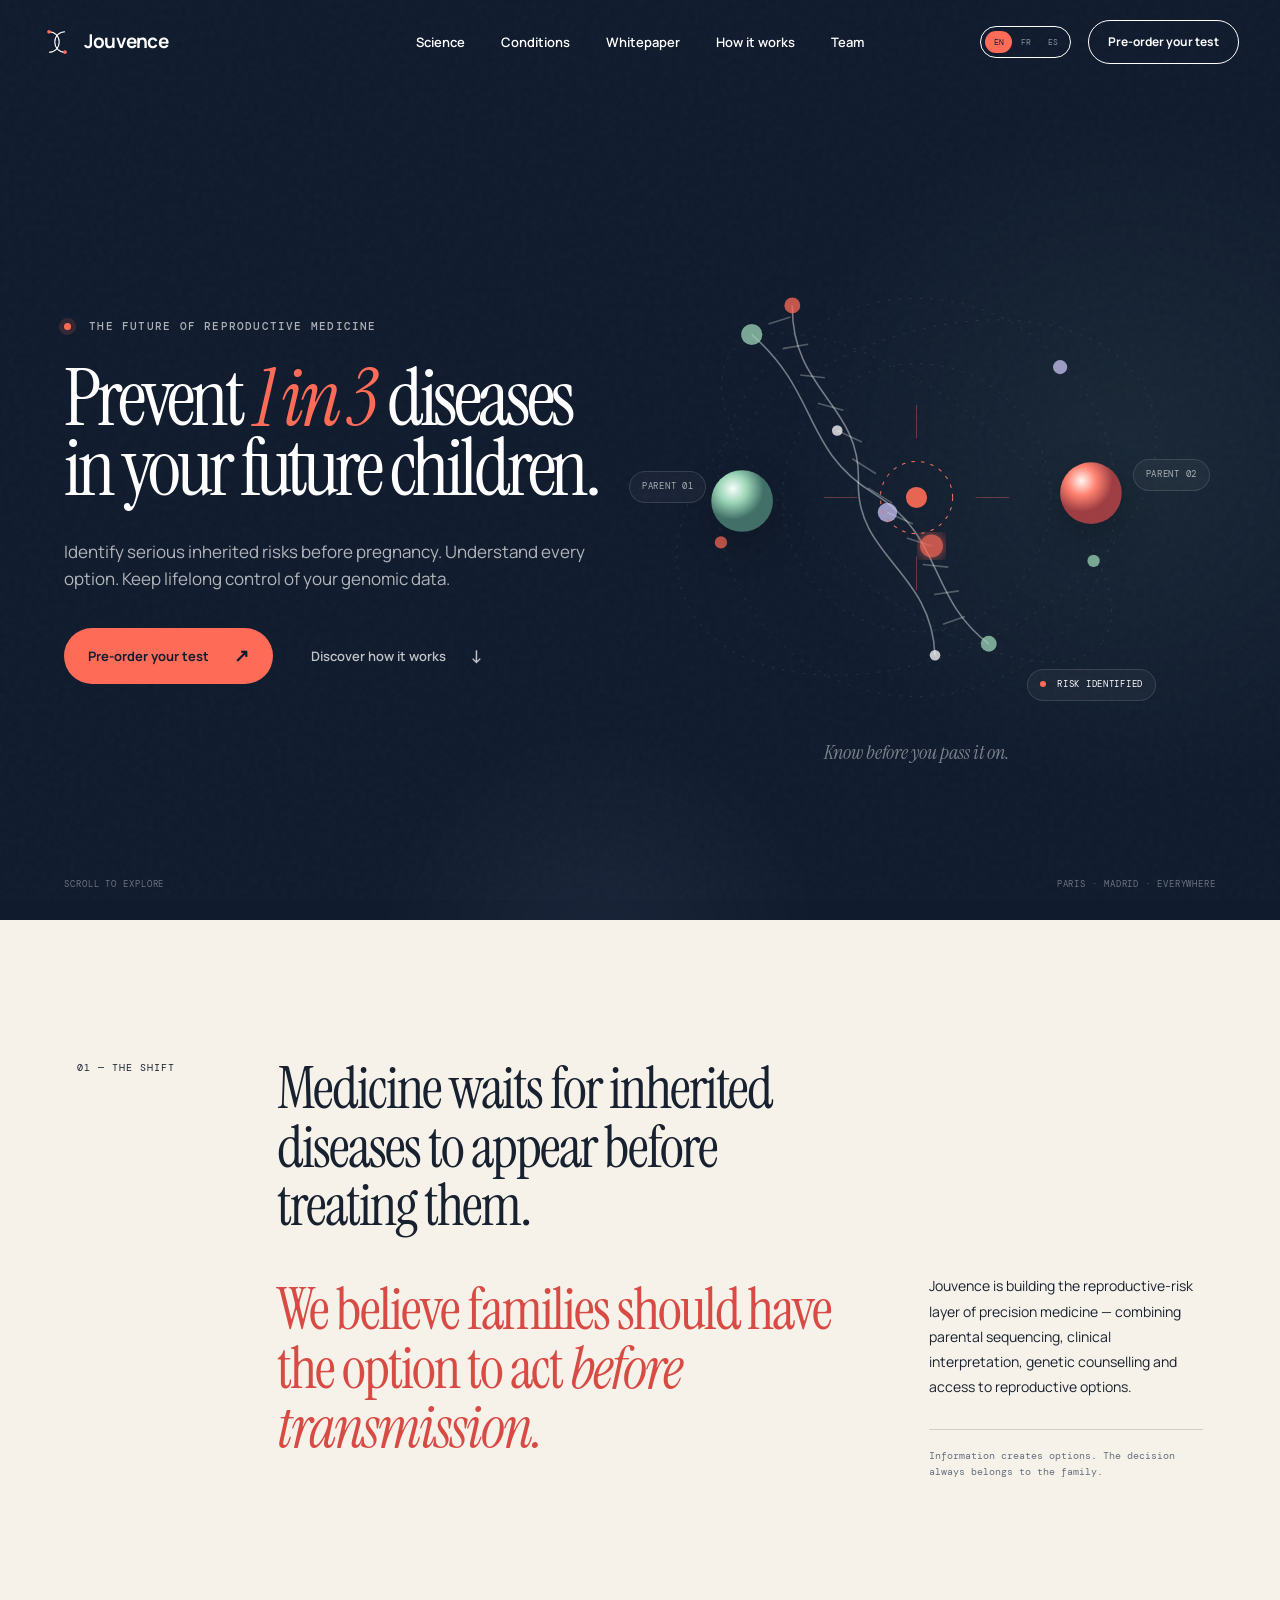
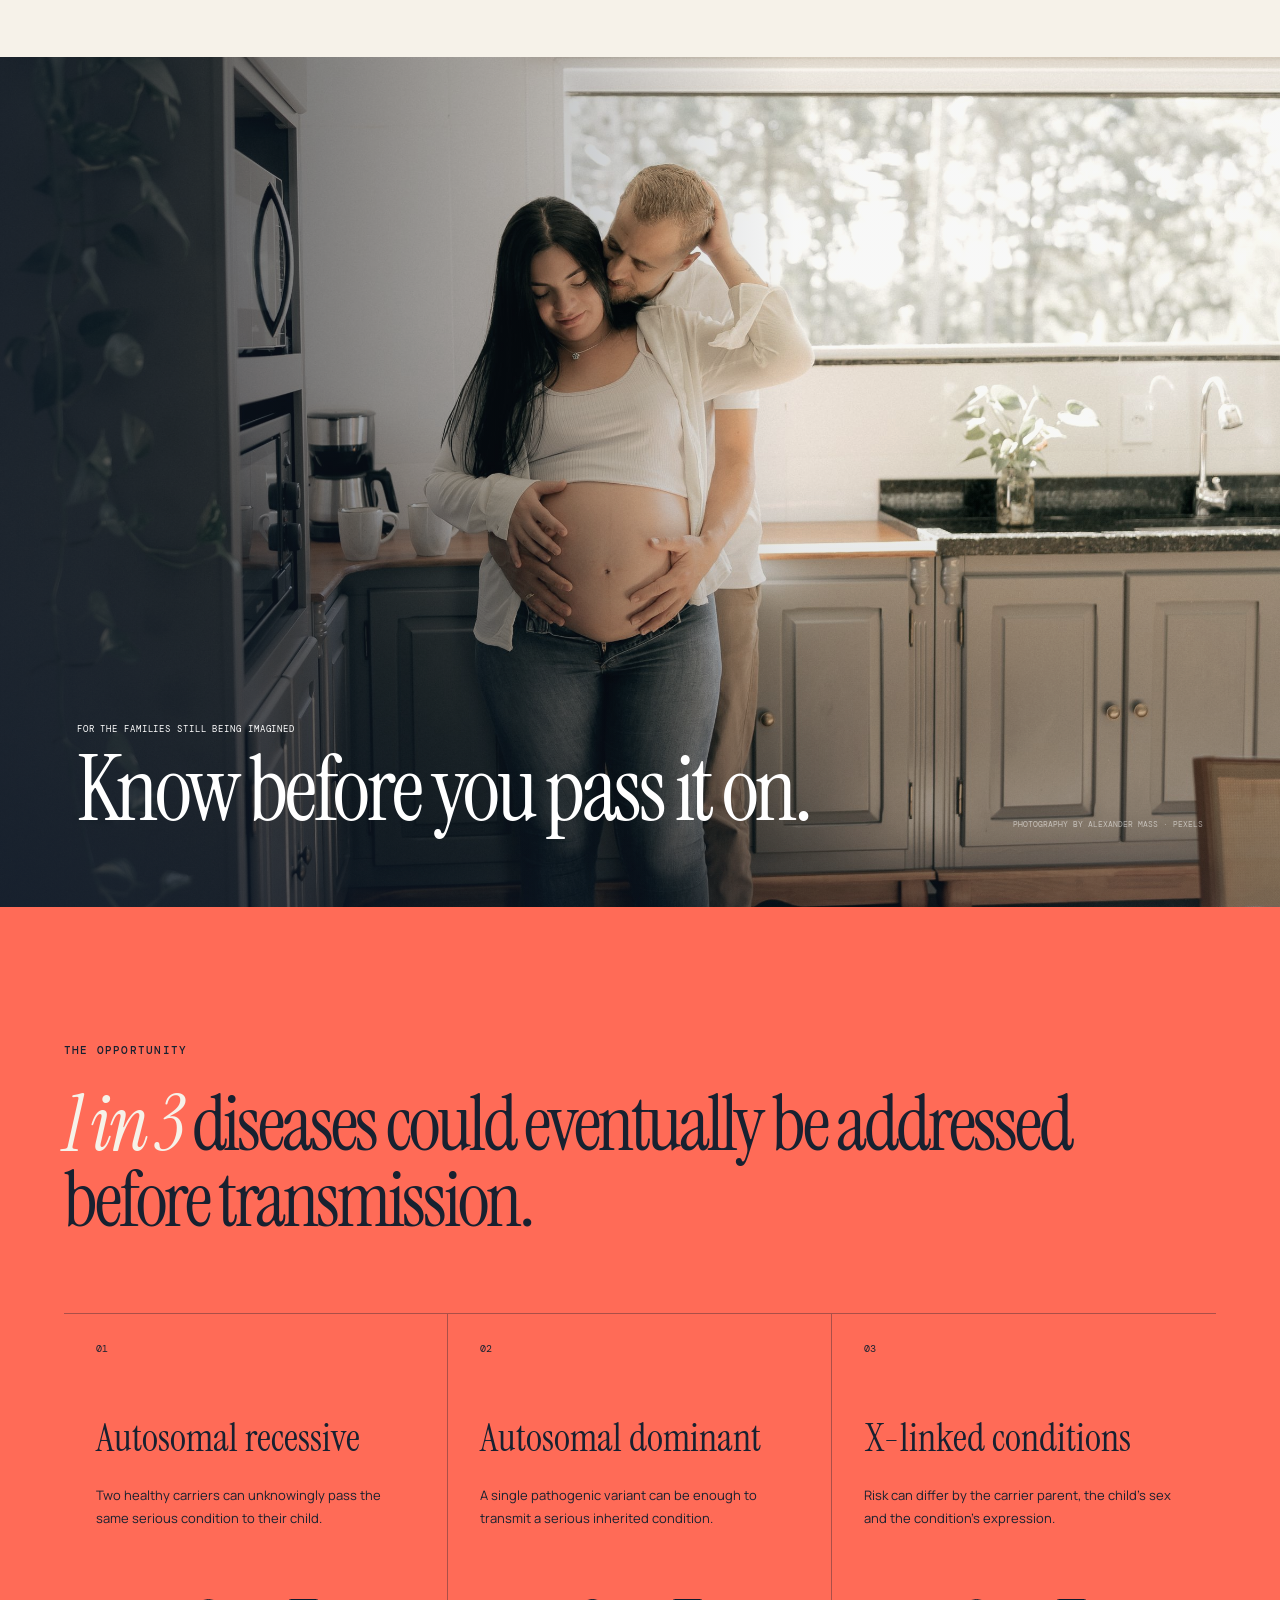
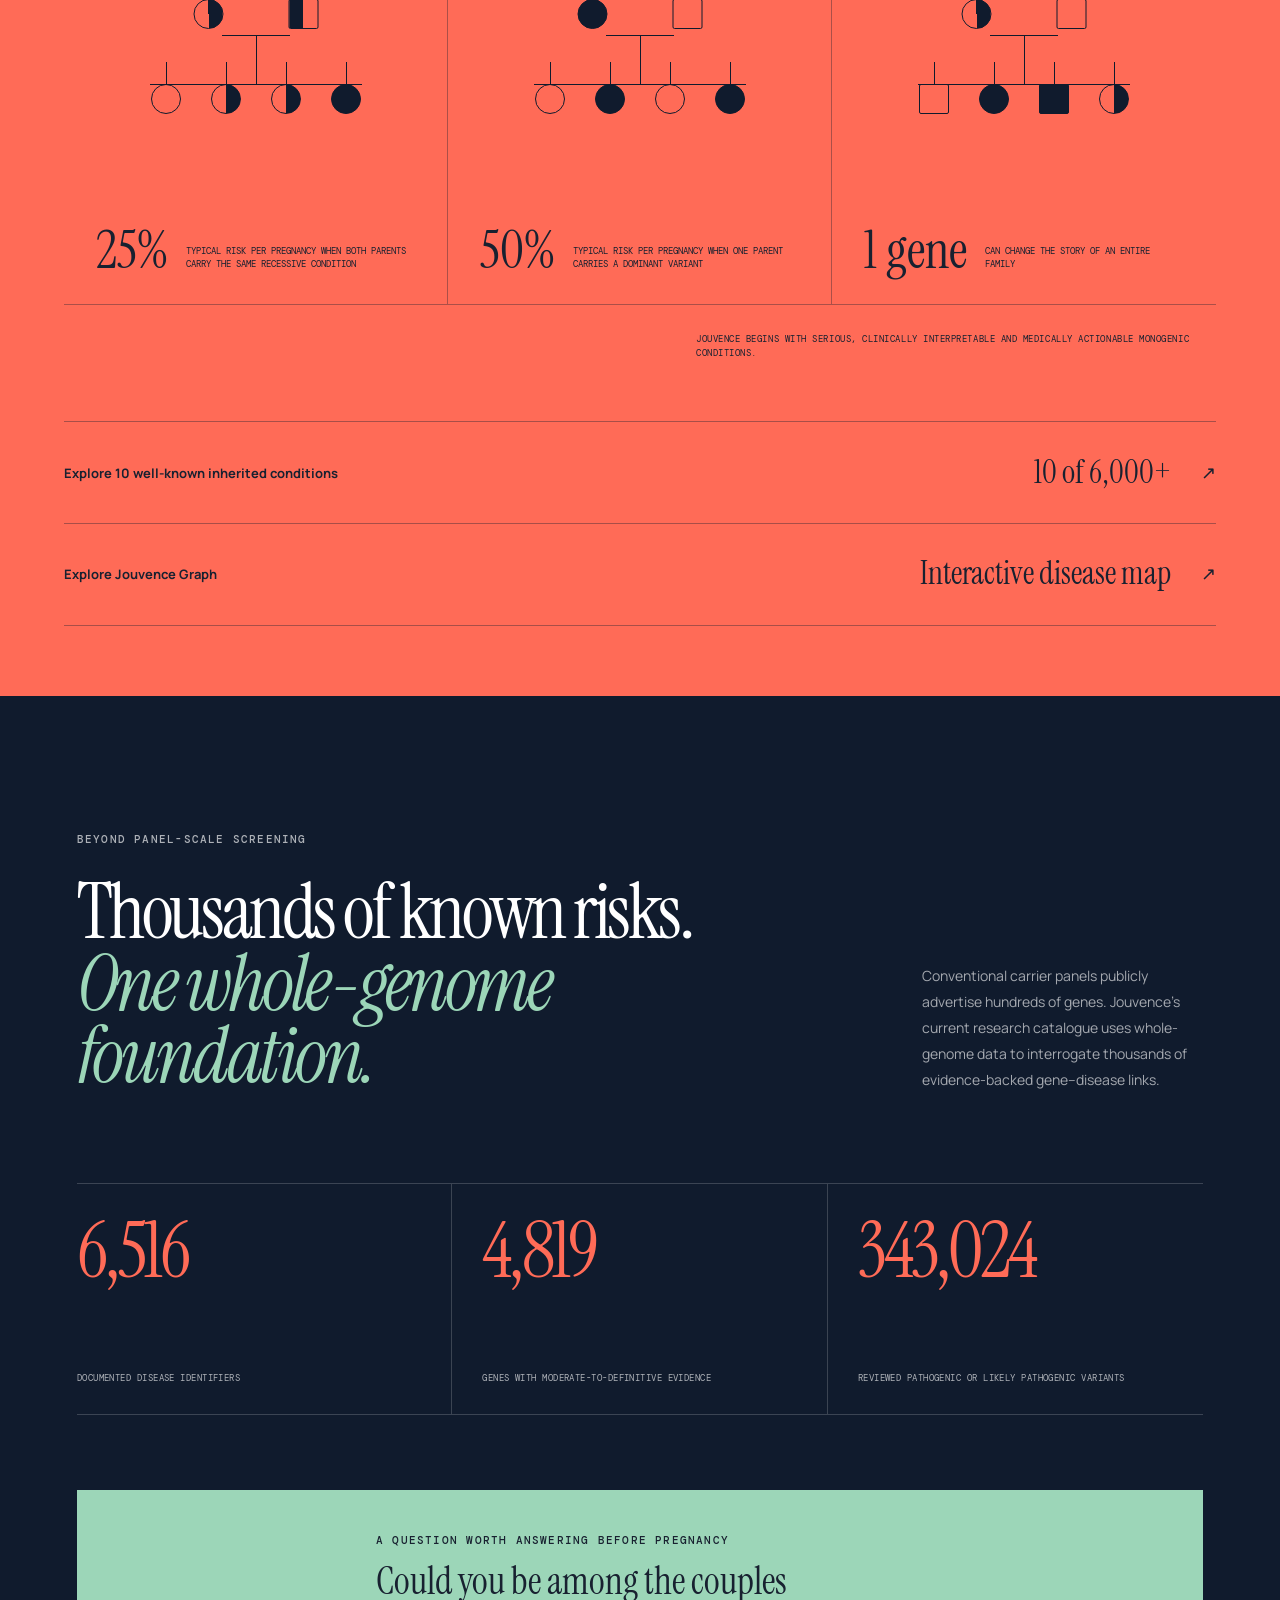
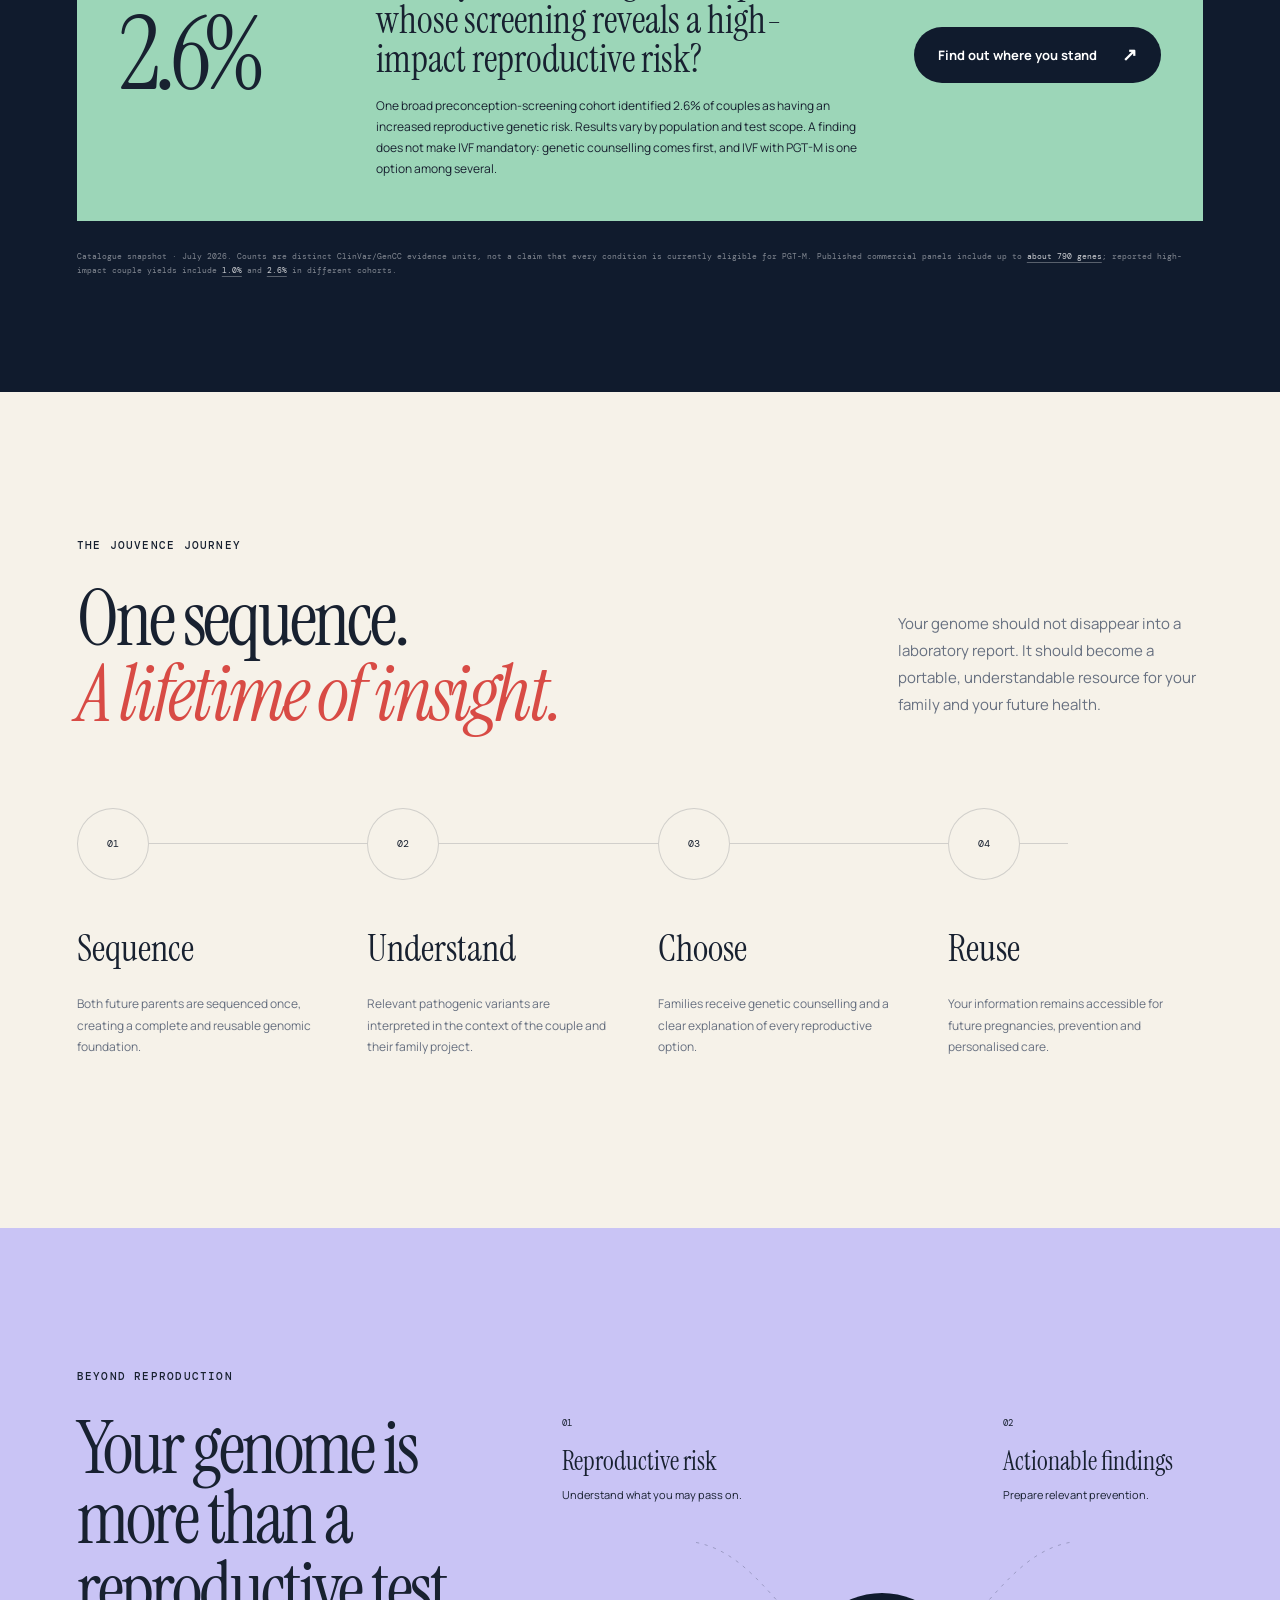
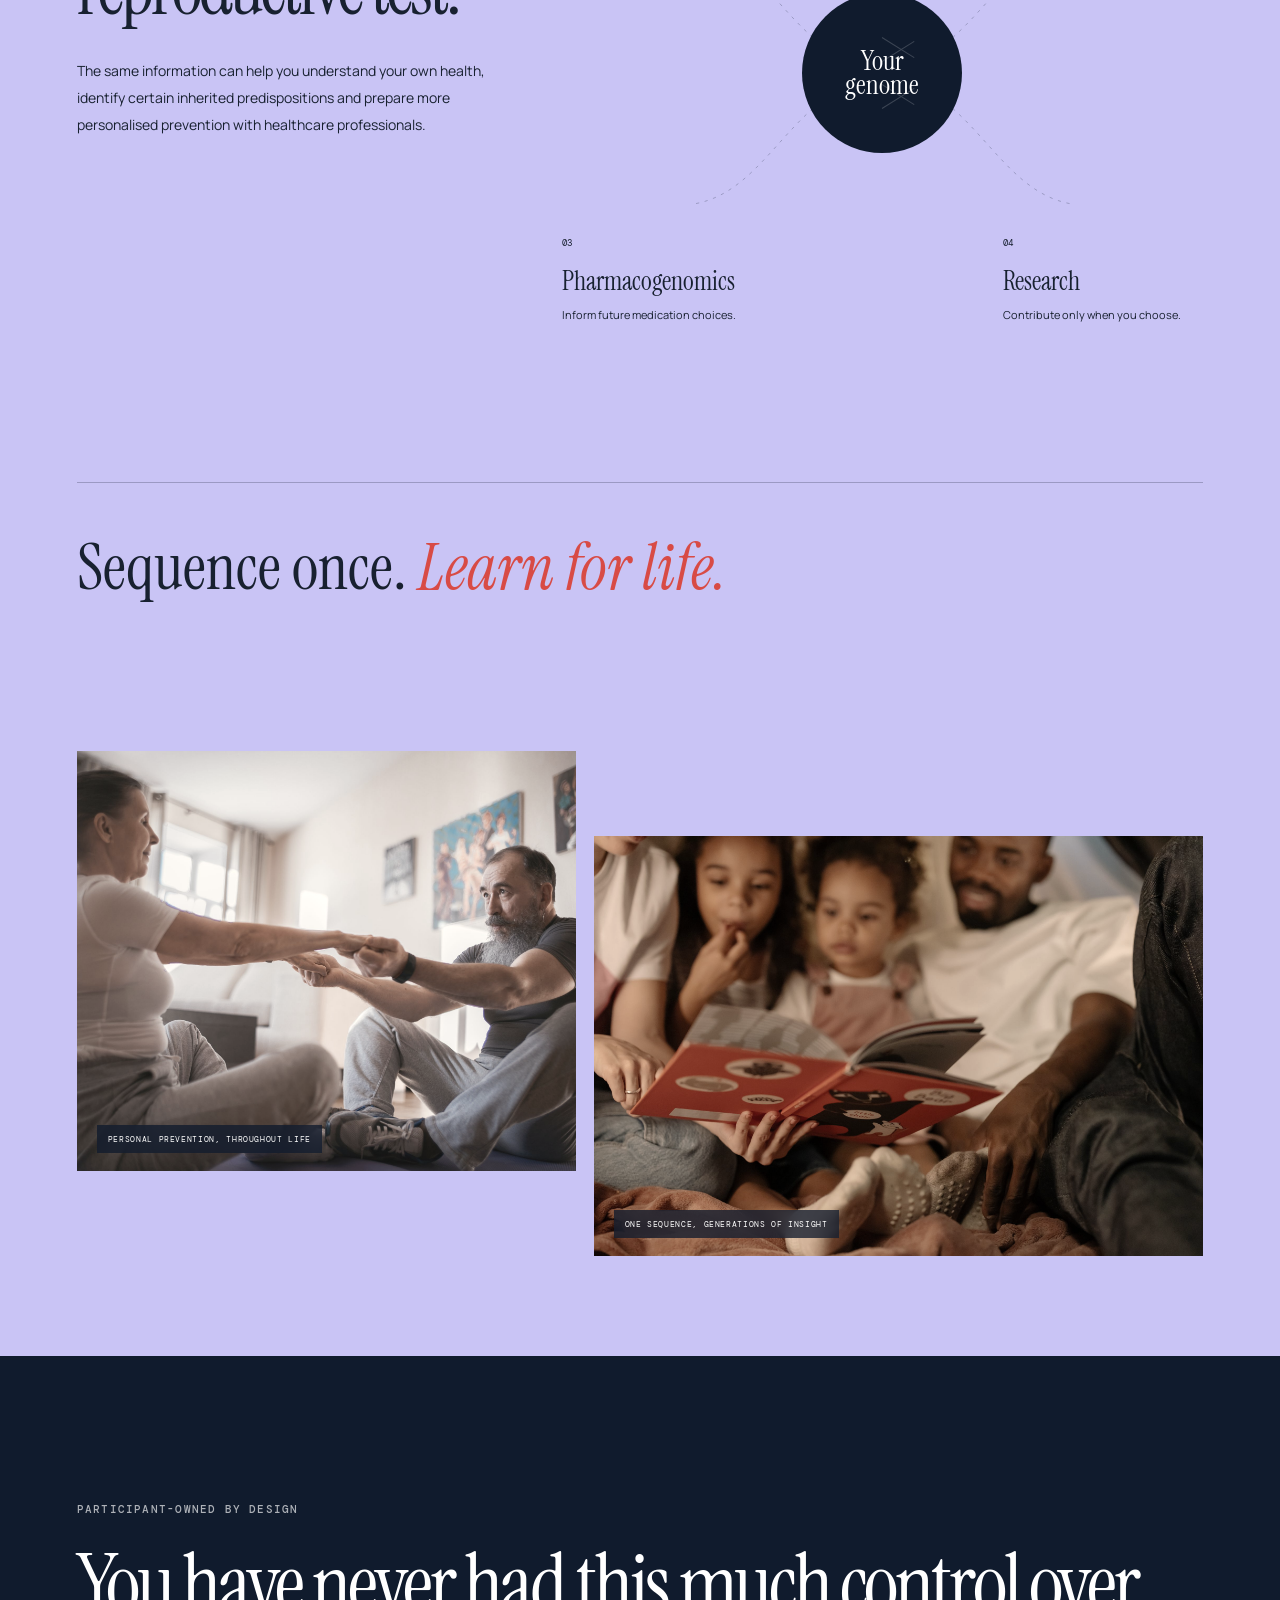
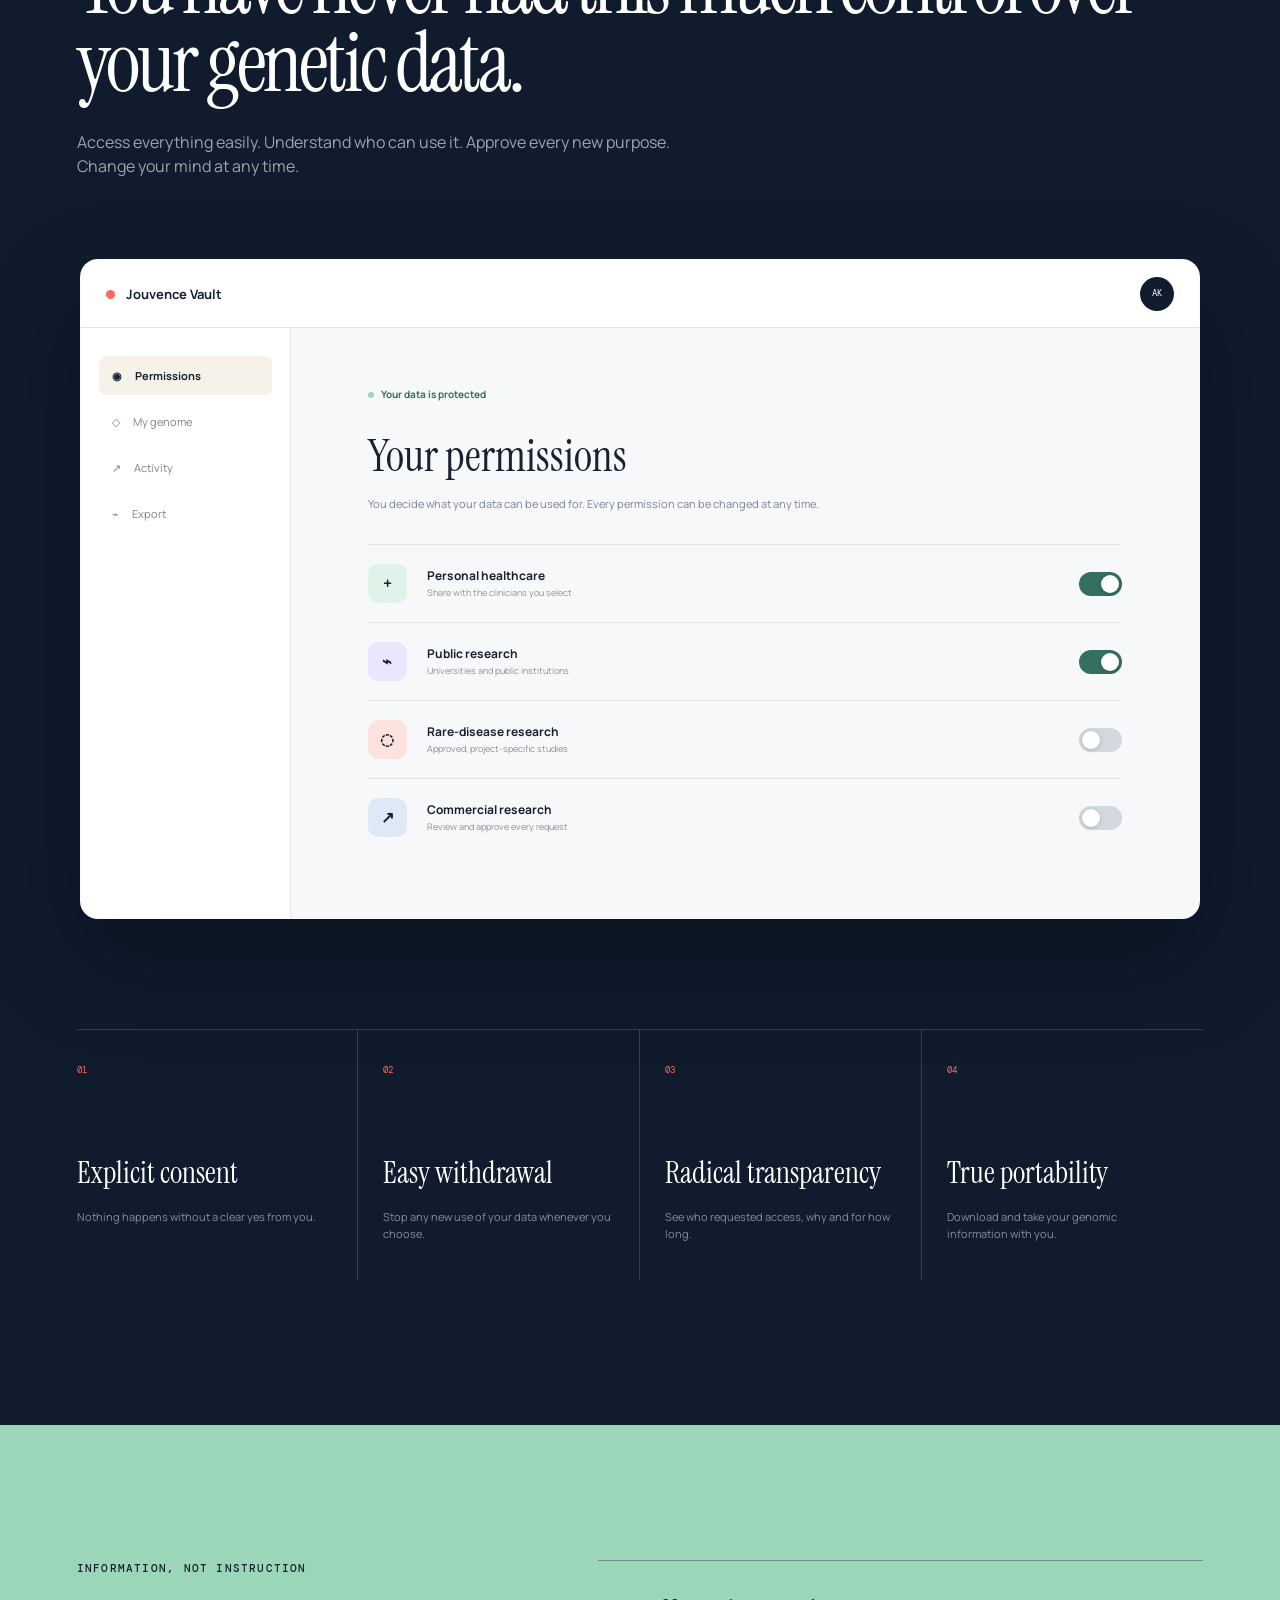
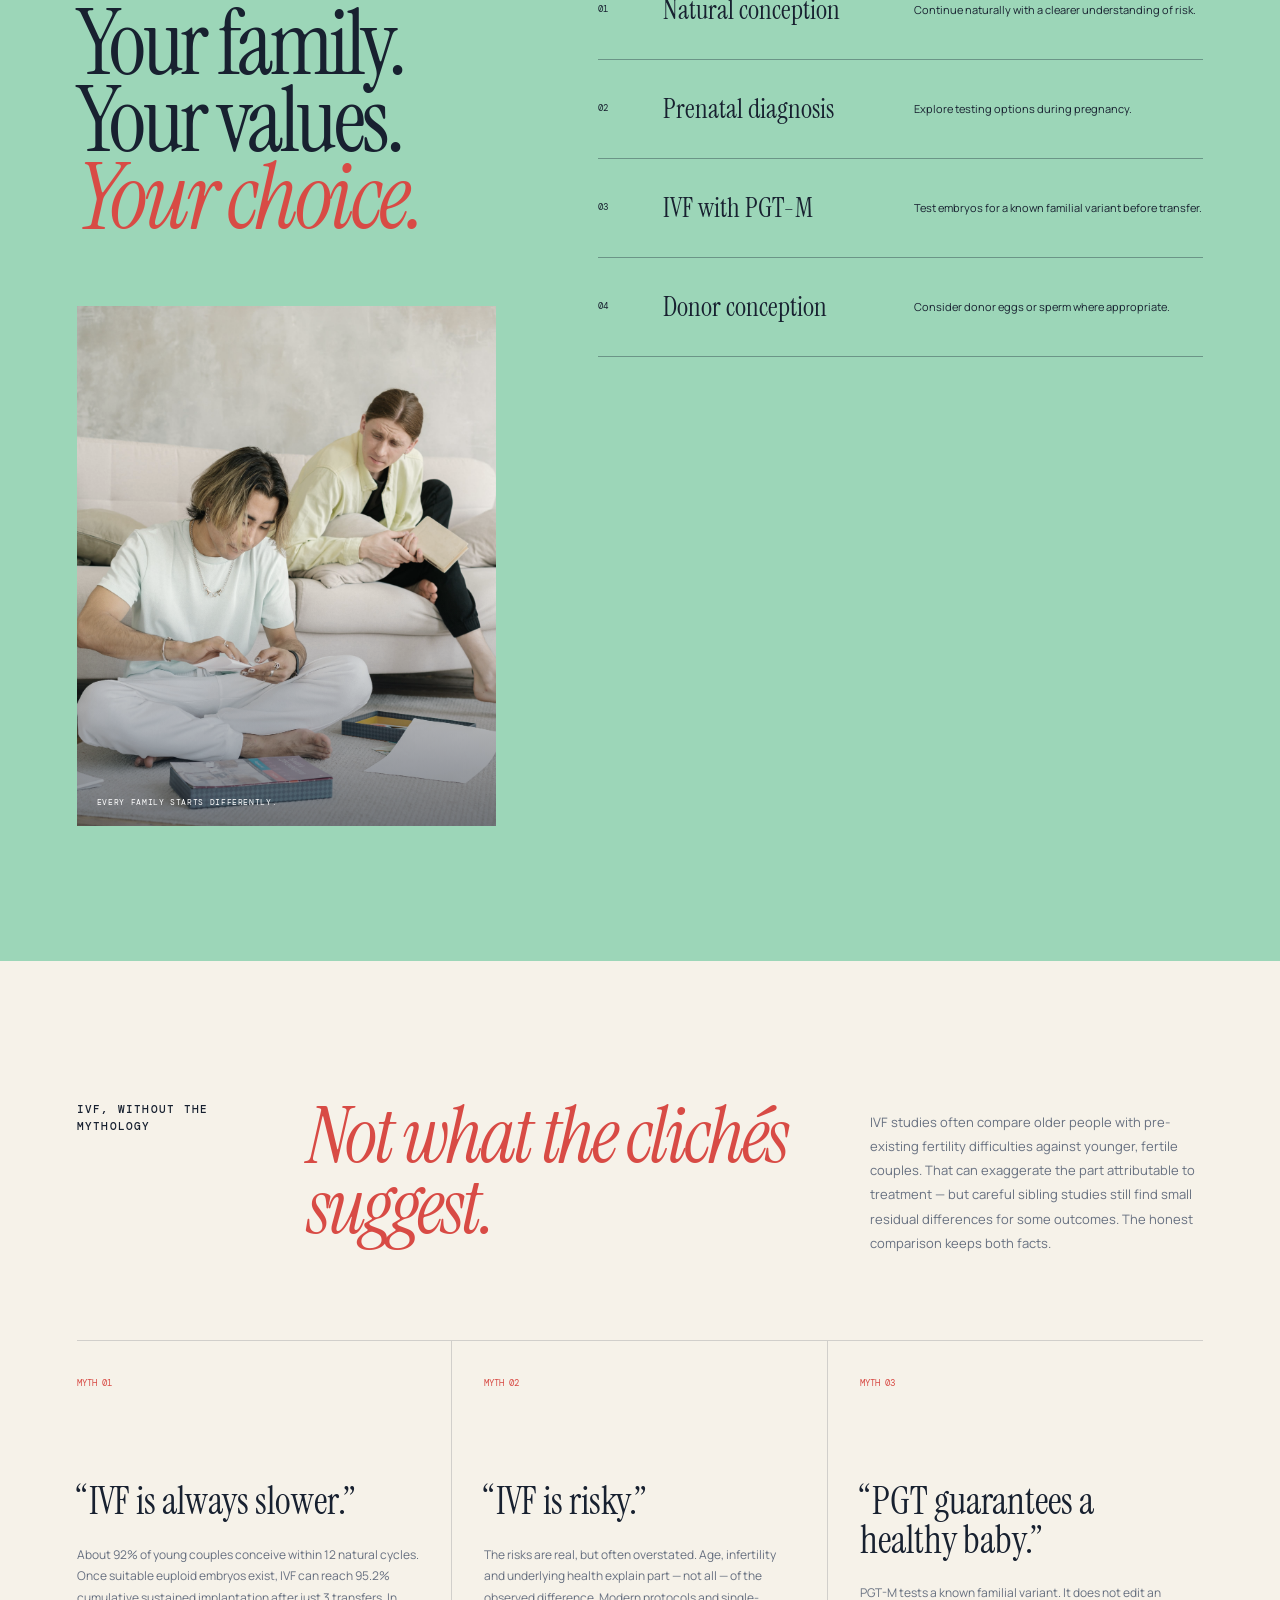
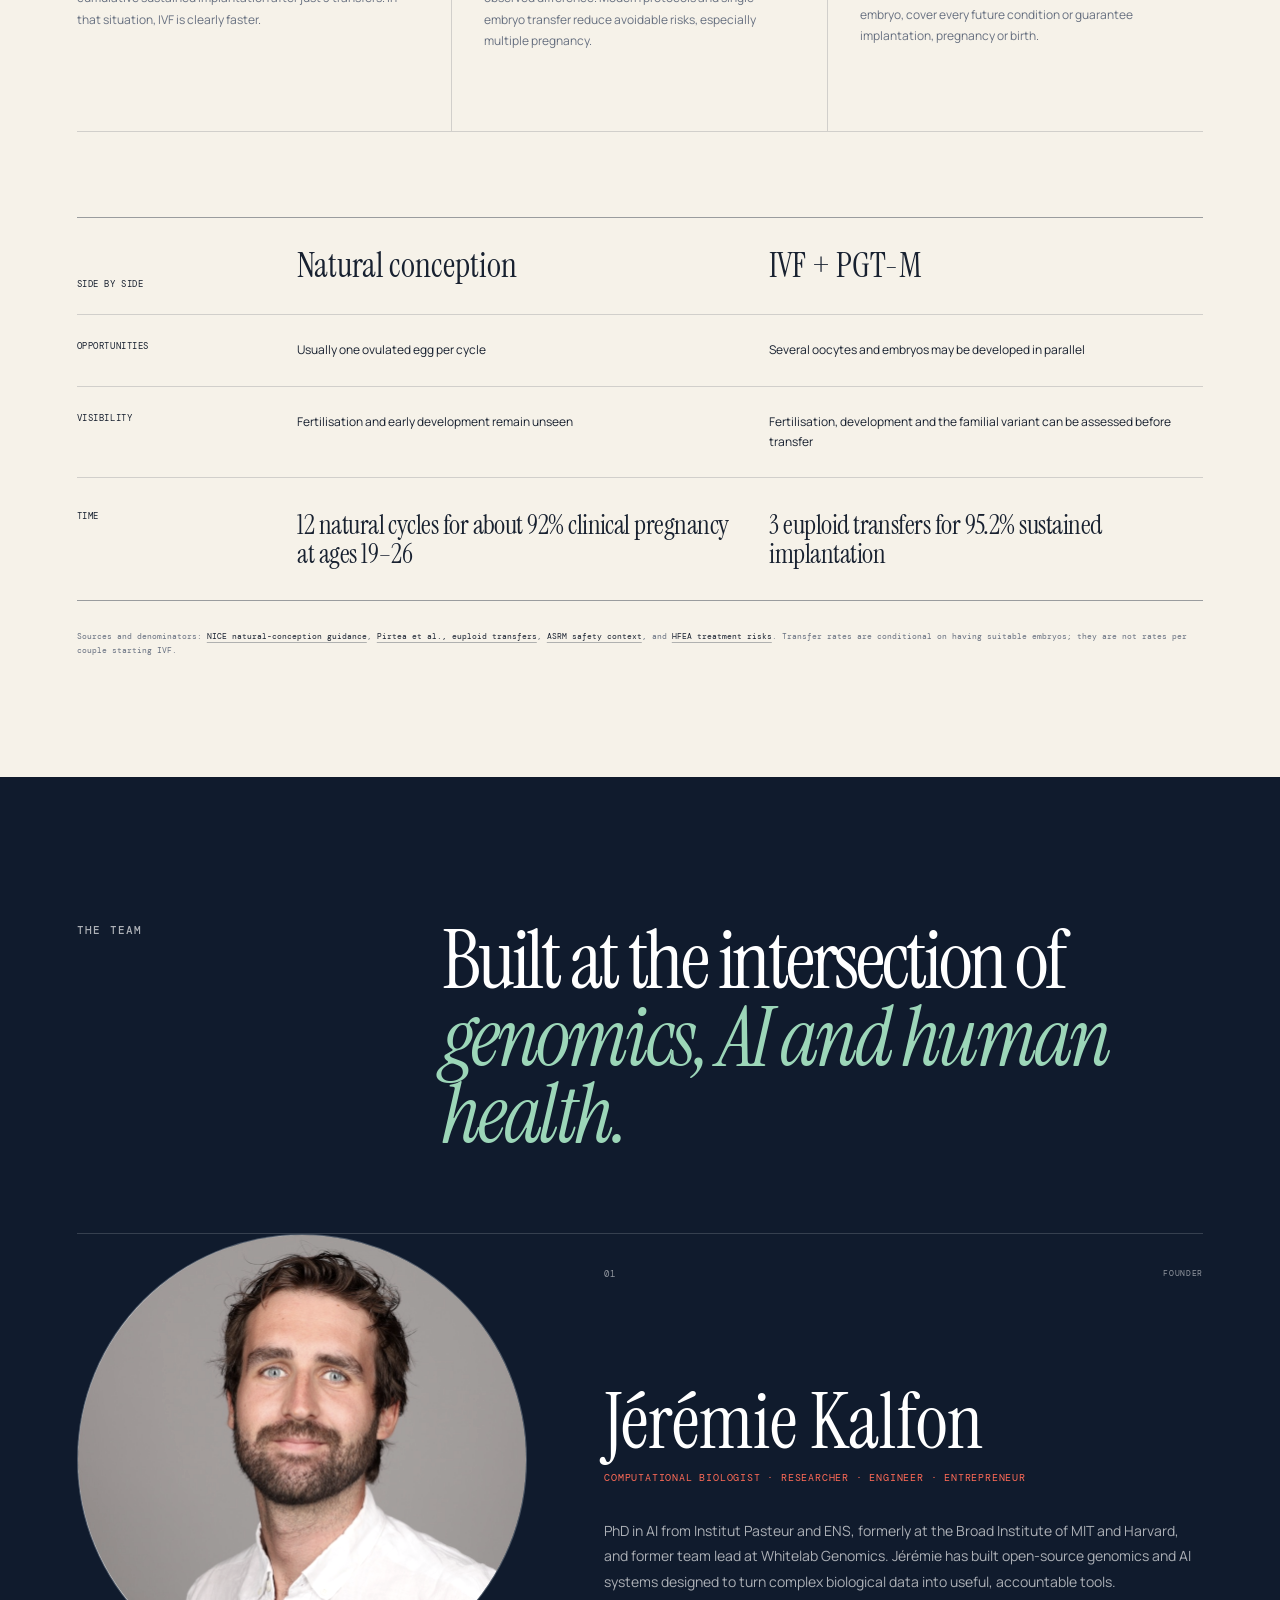
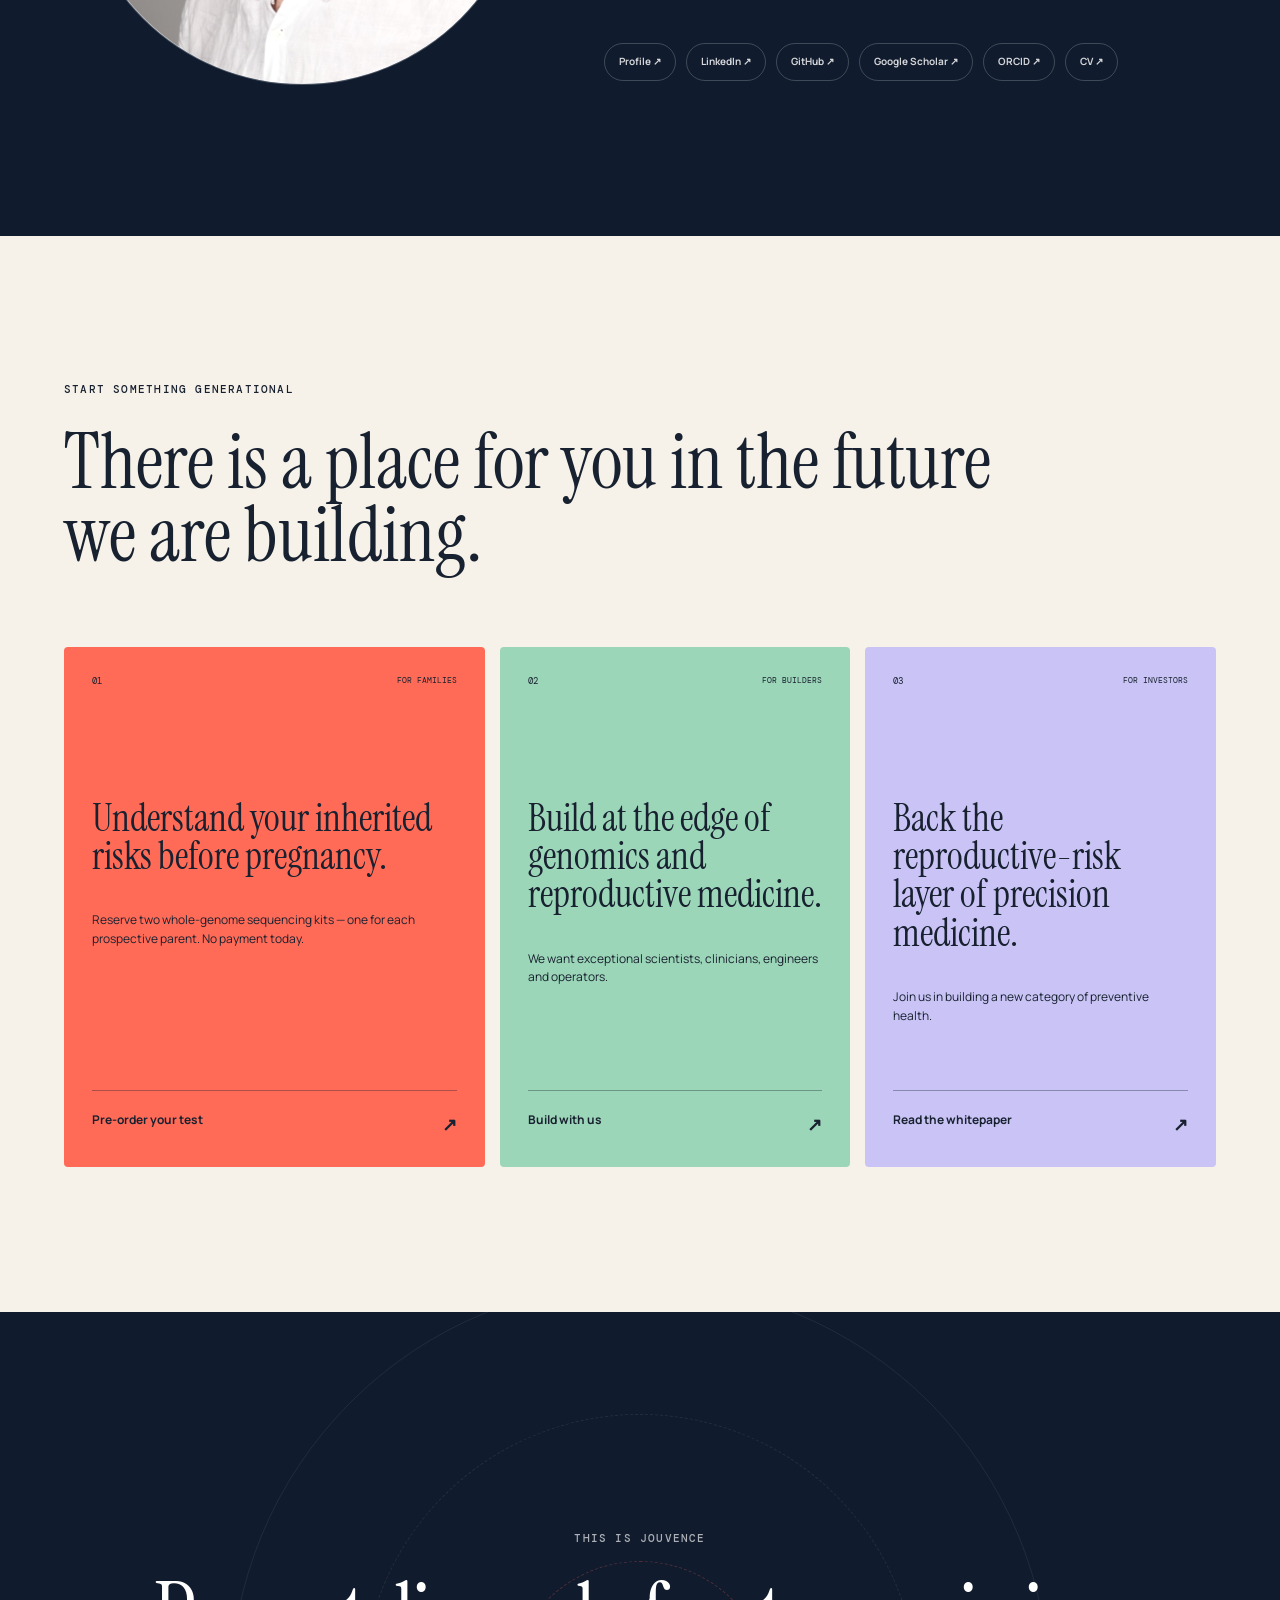
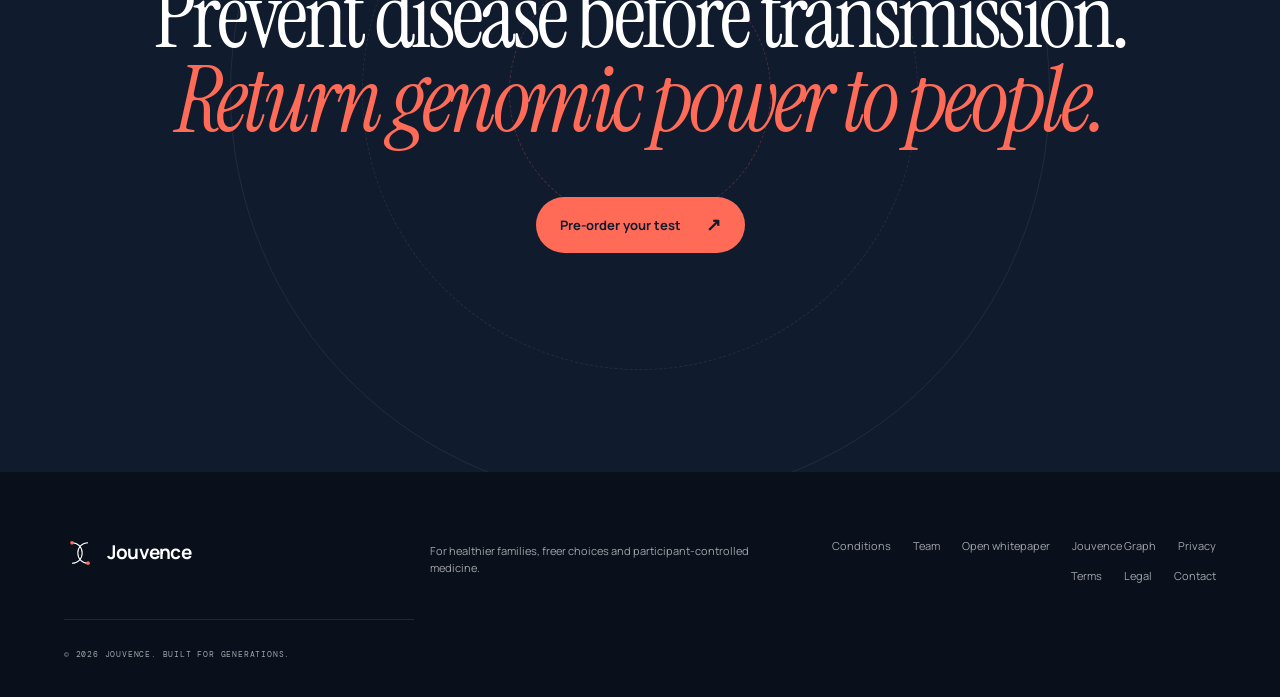
<file: index.html>
<!doctype html>
<html lang="en">
  <head>
    <meta charset="UTF-8" />
    <meta name="viewport" content="width=device-width, initial-scale=1.0" />
    <meta
      name="description"
      content="Jouvence identifies serious inherited risks before pregnancy and gives families control over their genomic data."
    />
    <meta name="theme-color" content="#101b2d" />
    <meta property="og:type" content="website" />
    <meta property="og:site_name" content="Jouvence" />
    <meta property="og:url" content="https://jouvence.tech/" />
    <meta property="og:title" content="Jouvence — Know before you pass it on" />
    <meta property="og:description" content="Identify serious inherited risks before pregnancy. Understand every option." />
    <meta property="og:image" content="https://jouvence.tech/assets/social/jouvence-social-card.png" />
    <meta property="og:image:width" content="1200" />
    <meta property="og:image:height" content="630" />
    <meta property="og:image:alt" content="Jouvence — Prevent 1 in 3 diseases. Know before you pass it on." />
    <meta name="twitter:card" content="summary_large_image" />
    <meta name="twitter:title" content="Jouvence — Know before you pass it on" />
    <meta name="twitter:description" content="Identify serious inherited risks before pregnancy. Understand every option." />
    <meta name="twitter:image" content="https://jouvence.tech/assets/social/jouvence-social-card.png" />
    <link rel="canonical" href="https://jouvence.tech/" />
    <link rel="icon" href="favicon.svg" type="image/svg+xml" />
    <link rel="apple-touch-icon" href="apple-touch-icon.png" />
    <link rel="manifest" href="site.webmanifest" />
    <title>Jouvence — Know before you pass it on</title>
    <script>document.documentElement.classList.add("js");</script>
    <link rel="stylesheet" href="styles.css" />
  </head>
  <body data-page="home">
    <div class="page-grain" aria-hidden="true"></div>

    <header class="site-header" data-header>
      <a class="brand" href="#top" aria-label="Jouvence home">
        <svg viewBox="0 0 44 44" aria-hidden="true">
          <path d="M11 8c8 0 14 6 14 14s-6 14-14 14" />
          <path d="M33 8c-8 0-14 6-14 14s6 14 14 14" />
          <circle cx="11" cy="8" r="2.5" />
          <circle cx="33" cy="36" r="2.5" />
        </svg>
        <span>Jouvence</span>
      </a>

      <nav class="desktop-nav" aria-label="Main navigation">
        <a href="#science">Science</a>
        <a href="diseases.html">Conditions</a>
        <a href="assets/whitepaper/jouvence-whitepaper.pdf" target="_blank" rel="noopener">Whitepaper</a>
        <a href="#journey">How it works</a>
        <a href="#team">Team</a>
      </nav>

      <div class="header-actions">
        <div class="language-switcher" aria-label="Language">
          <a href="?lang=en" data-lang-option="en">EN</a><a href="?lang=fr" data-lang-option="fr">FR</a><a href="?lang=es" data-lang-option="es">ES</a>
        </div>
        <a class="header-cta" href="preorder.html">Pre-order your test</a>
      </div>
      <button class="menu-button" type="button" aria-label="Open menu" aria-expanded="false" data-menu-button>
        <span></span><span></span>
      </button>
    </header>

    <nav class="mobile-nav" aria-label="Mobile navigation" aria-hidden="true" inert data-mobile-nav>
      <div class="mobile-language-switcher language-switcher" aria-label="Language">
        <a href="?lang=en" data-lang-option="en">EN</a><a href="?lang=fr" data-lang-option="fr">FR</a><a href="?lang=es" data-lang-option="es">ES</a>
      </div>
      <a href="#science">Science</a>
      <a href="diseases.html">Conditions</a>
      <a href="assets/whitepaper/jouvence-whitepaper.pdf" target="_blank" rel="noopener">Whitepaper</a>
      <a href="https://www.jkobject.com/jouvence-graph/" target="_blank" rel="noopener">Jouvence Graph</a>
      <a href="#journey">How it works</a>
      <a href="#control">Your data</a>
      <a href="#team">Team</a>
      <a href="preorder.html">Pre-order your test</a>
    </nav>

    <main id="top">
      <section class="hero section-dark">
        <div class="hero-glow hero-glow-one" aria-hidden="true"></div>
        <div class="hero-glow hero-glow-two" aria-hidden="true"></div>

        <div class="hero-copy reveal">
          <p class="eyebrow eyebrow-light">
            <span class="eyebrow-dot"></span>
            The future of reproductive medicine
          </p>
          <h1>
            Prevent <em>1 in 3</em> diseases<br />
            in your future children.
          </h1>
          <p class="hero-intro">
            Identify serious inherited risks before pregnancy. Understand every option. Keep lifelong
            control of your genomic data.
          </p>
          <div class="hero-actions">
            <a class="button button-primary" href="preorder.html">
              Pre-order your test
              <span aria-hidden="true">↗</span>
            </a>
            <a class="text-link text-link-light" href="#journey">
              Discover how it works
              <span aria-hidden="true">↓</span>
            </a>
          </div>
        </div>

        <div class="genome-stage reveal reveal-delay" aria-label="Two parental genomes coming together">
          <div class="genome-label label-one">Parent 01</div>
          <div class="genome-label label-two">Parent 02</div>
          <div class="genome-label label-match"><span></span> Risk identified</div>
          <svg class="genome-orbit" viewBox="0 0 680 680" role="img" aria-labelledby="genome-title">
            <title id="genome-title">Two parental genomes converging as an inherited risk is identified</title>
            <defs>
              <radialGradient id="orbA" cx="35%" cy="30%">
                <stop offset="0" stop-color="#f9fffc" />
                <stop offset=".46" stop-color="#9cd6b8" />
                <stop offset="1" stop-color="#406f67" />
              </radialGradient>
              <radialGradient id="orbB" cx="35%" cy="30%">
                <stop offset="0" stop-color="#fff8f4" />
                <stop offset=".48" stop-color="#ff806e" />
                <stop offset="1" stop-color="#9e3d42" />
              </radialGradient>
              <filter id="softGlow">
                <feGaussianBlur stdDeviation="8" result="blur" />
                <feMerge><feMergeNode in="blur" /><feMergeNode in="SourceGraphic" /></feMerge>
              </filter>
            </defs>
            <g class="orbit-lines" fill="none">
              <ellipse cx="340" cy="340" rx="287" ry="180" transform="rotate(-24 340 340)" />
              <ellipse cx="340" cy="340" rx="267" ry="112" transform="rotate(38 340 340)" />
              <circle cx="340" cy="340" r="226" />
              <circle cx="340" cy="340" r="152" />
            </g>
            <g class="sequence sequence-one">
              <path d="M153 155c76 66 58 131 138 180s62 119 131 171" />
              <path d="M199 122c-1 98 78 112 75 199s83 101 87 198" />
              <g class="sequence-rungs">
                <path d="m172 143 25-8" /><path d="m188 171 29-5" /><path d="m208 201 28 3" />
                <path d="m228 233 29 8" /><path d="m250 264 28 13" /><path d="m267 296 27 17" />
                <path d="m285 329 27 17" /><path d="m307 357 29 13" /><path d="m329 386 28 9" />
                <path d="m347 416 29 3" /><path d="m360 450 28-4" /><path d="m370 484 25-9" />
              </g>
            </g>
            <g class="genome-nodes">
              <circle class="node node-green" cx="153" cy="155" r="12" />
              <circle class="node node-coral" cx="199" cy="122" r="9" />
              <circle class="node" cx="250" cy="264" r="6" />
              <circle class="node node-lilac" cx="307" cy="357" r="11" />
              <circle class="node node-coral pulse" cx="357" cy="395" r="13" filter="url(#softGlow)" />
              <circle class="node node-green" cx="422" cy="506" r="9" />
              <circle class="node" cx="361" cy="519" r="6" />
              <circle class="node node-lilac" cx="503" cy="192" r="8" />
              <circle class="node node-green" cx="541" cy="412" r="7" />
              <circle class="node node-coral" cx="118" cy="391" r="7" />
            </g>
            <g class="parent-orbs">
              <circle class="parent-orb parent-orb-one" cx="142" cy="344" r="35" fill="url(#orbA)" />
              <circle class="parent-orb parent-orb-two" cx="538" cy="335" r="35" fill="url(#orbB)" />
            </g>
            <g class="center-signal">
              <circle cx="340" cy="340" r="41" />
              <circle cx="340" cy="340" r="12" />
              <path d="M340 273v-38M340 445v-38M273 340h-38M445 340h-38" />
            </g>
          </svg>
          <p class="genome-caption">Know before you pass it on.</p>
        </div>

        <div class="hero-footnote">
          <span>Scroll to explore</span>
          <span>Paris · Madrid · Everywhere</span>
        </div>
      </section>

      <section class="manifesto section-light">
        <div class="manifesto-index">01 — The shift</div>
        <div class="manifesto-copy reveal">
          <p>Medicine waits for inherited diseases to appear before treating them.</p>
          <p class="manifesto-emphasis">
            We believe families should have the option to act <em>before transmission.</em>
          </p>
        </div>
        <div class="manifesto-aside reveal">
          <p>
            Jouvence is building the reproductive-risk layer of precision medicine — combining parental
            sequencing, clinical interpretation, genetic counselling and access to reproductive options.
          </p>
          <p class="small-note">Information creates options. The decision always belongs to the family.</p>
        </div>
      </section>

      <figure class="editorial-break">
        <img
          src="assets/photos/pregnant-couple-kitchen.jpg"
          alt="A couple embracing in a sunlit kitchen while expecting a child."
          width="2400"
          height="3600"
          decoding="async"
        />
        <figcaption>
          <span>For the families still being imagined</span>
          <strong>Know before you pass it on.</strong>
          <small>Photography by Alexander Mass · Pexels</small>
        </figcaption>
      </figure>

      <section class="science section-coral" id="science">
        <div class="section-heading reveal">
          <p class="eyebrow">The opportunity</p>
          <h2><span>1 in 3</span> diseases could eventually be addressed before transmission.</h2>
        </div>

        <div class="inheritance-grid">
          <article class="inheritance-card reveal">
            <div class="card-number">01</div>
            <h3>Autosomal recessive</h3>
            <p>Two healthy carriers can unknowingly pass the same serious condition to their child.</p>
            <div class="inheritance-visual" aria-hidden="true">
              <div class="parent pair-a"><i></i><i></i></div>
              <div class="cross-line"></div>
              <div class="children">
                <span class="clear"></span><span class="carrier"></span><span class="carrier"></span><span class="risk"></span>
              </div>
            </div>
            <div class="card-stat"><strong>25%</strong><span>typical risk per pregnancy when both parents carry the same recessive condition</span></div>
          </article>

          <article class="inheritance-card reveal reveal-delay-short">
            <div class="card-number">02</div>
            <h3>Autosomal dominant</h3>
            <p>A single pathogenic variant can be enough to transmit a serious inherited condition.</p>
            <div class="inheritance-visual" aria-hidden="true">
              <div class="parent pair-b"><i></i><i></i></div>
              <div class="cross-line"></div>
              <div class="children">
                <span class="clear"></span><span class="risk"></span><span class="clear"></span><span class="risk"></span>
              </div>
            </div>
            <div class="card-stat"><strong>50%</strong><span>typical risk per pregnancy when one parent carries a dominant variant</span></div>
          </article>

          <article class="inheritance-card reveal reveal-delay">
            <div class="card-number">03</div>
            <h3>X-linked conditions</h3>
            <p>Risk can differ by the carrier parent, the child’s sex and the condition’s expression.</p>
            <div class="inheritance-visual" aria-hidden="true">
              <div class="parent pair-c"><i></i><i></i></div>
              <div class="cross-line"></div>
              <div class="children mixed">
                <span class="square clear"></span><span class="risk"></span><span class="square risk"></span><span class="carrier"></span>
              </div>
            </div>
            <div class="card-stat"><strong>1 gene</strong><span>can change the story of an entire family</span></div>
          </article>
        </div>
        <p class="science-note">
          Jouvence begins with serious, clinically interpretable and medically actionable monogenic conditions.
        </p>
        <a class="disease-page-link" href="diseases.html">
          <span>Explore 10 well-known inherited conditions</span>
          <strong>10 of 6,000+ <i aria-hidden="true">↗</i></strong>
        </a>
        <a class="disease-page-link graph-page-link" href="https://www.jkobject.com/jouvence-graph/" target="_blank" rel="noopener">
          <span>Explore Jouvence Graph</span>
          <strong>Interactive disease map <i aria-hidden="true">↗</i></strong>
        </a>
      </section>

      <section class="coverage section-dark" aria-labelledby="coverage-title">
        <div class="coverage-heading reveal">
          <div>
            <p class="eyebrow eyebrow-light">Beyond panel-scale screening</p>
            <h2 id="coverage-title">Thousands of known risks.<br /><em>One whole-genome foundation.</em></h2>
          </div>
          <p>
            Conventional carrier panels publicly advertise hundreds of genes. Jouvence’s current research
            catalogue uses whole-genome data to interrogate thousands of evidence-backed gene–disease links.
          </p>
        </div>

        <div class="coverage-stats reveal">
          <article><strong>6,516</strong><span>documented disease identifiers</span></article>
          <article><strong>4,819</strong><span>genes with moderate-to-definitive evidence</span></article>
          <article><strong>343,024</strong><span>reviewed pathogenic or likely pathogenic variants</span></article>
        </div>

        <div class="coverage-callout reveal">
          <div class="coverage-callout-number">2.6%</div>
          <div>
            <p class="eyebrow">A question worth answering before pregnancy</p>
            <h3>Could you be among the couples whose screening reveals a high-impact reproductive risk?</h3>
            <p>
              One broad preconception-screening cohort identified 2.6% of couples as having an increased
              reproductive genetic risk. Results vary by population and test scope. A finding does not make
              IVF mandatory: genetic counselling comes first, and IVF with PGT-M is one option among several.
            </p>
          </div>
          <a class="button button-dark" href="preorder.html">Find out where you stand <span>↗</span></a>
        </div>

        <p class="evidence-note">
          Catalogue snapshot · July 2026. Counts are distinct ClinVar/GenCC evidence units, not a claim that
          every condition is currently eligible for PGT-M. Published commercial panels include up to
          <a href="https://womenshealth.labcorp.com/providers/carrier-screening/labcorp-carrier-screen/labcorp-carrier-screen-panels" target="_blank" rel="noopener">about 790 genes</a>;
          reported high-impact couple yields include
          <a href="https://pubmed.ncbi.nlm.nih.gov/40565563/" target="_blank" rel="noopener">1.0%</a> and
          <a href="https://pubmed.ncbi.nlm.nih.gov/34021342/" target="_blank" rel="noopener">2.6%</a> in different cohorts.
        </p>
      </section>

      <section class="journey section-light" id="journey">
        <div class="section-heading split-heading reveal">
          <div>
            <p class="eyebrow">The Jouvence journey</p>
            <h2>One sequence.<br /><em>A lifetime of insight.</em></h2>
          </div>
          <p>
            Your genome should not disappear into a laboratory report. It should become a portable,
            understandable resource for your family and your future health.
          </p>
        </div>

        <div class="journey-track">
          <article class="journey-step reveal">
            <div class="step-orb">01</div>
            <div class="step-copy">
              <h3>Sequence</h3>
              <p>Both future parents are sequenced once, creating a complete and reusable genomic foundation.</p>
            </div>
          </article>
          <article class="journey-step reveal">
            <div class="step-orb">02</div>
            <div class="step-copy">
              <h3>Understand</h3>
              <p>Relevant pathogenic variants are interpreted in the context of the couple and their family project.</p>
            </div>
          </article>
          <article class="journey-step reveal">
            <div class="step-orb">03</div>
            <div class="step-copy">
              <h3>Choose</h3>
              <p>Families receive genetic counselling and a clear explanation of every reproductive option.</p>
            </div>
          </article>
          <article class="journey-step reveal">
            <div class="step-orb">04</div>
            <div class="step-copy">
              <h3>Reuse</h3>
              <p>Your information remains accessible for future pregnancies, prevention and personalised care.</p>
            </div>
          </article>
        </div>
      </section>

      <section class="lifelong section-lilac">
        <div class="lifelong-intro reveal">
          <p class="eyebrow">Beyond reproduction</p>
          <h2>Your genome is more than a reproductive test.</h2>
          <p>
            The same information can help you understand your own health, identify certain inherited
            predispositions and prepare more personalised prevention with healthcare professionals.
          </p>
        </div>

        <div class="lifelong-map reveal">
          <div class="map-center">
            <div class="mini-helix"><span></span><span></span><span></span><span></span></div>
            <strong>Your<br />genome</strong>
          </div>
          <article class="map-item map-item-one"><span>01</span><h3>Reproductive risk</h3><p>Understand what you may pass on.</p></article>
          <article class="map-item map-item-two"><span>02</span><h3>Actionable findings</h3><p>Prepare relevant prevention.</p></article>
          <article class="map-item map-item-three"><span>03</span><h3>Pharmacogenomics</h3><p>Inform future medication choices.</p></article>
          <article class="map-item map-item-four"><span>04</span><h3>Research</h3><p>Contribute only when you choose.</p></article>
          <svg viewBox="0 0 800 560" aria-hidden="true">
            <path d="M400 280C286 260 259 134 166 117" />
            <path d="M400 280c114-20 141-146 234-163" />
            <path d="M400 280C286 300 259 426 166 443" />
            <path d="M400 280c114 20 141 146 234 163" />
          </svg>
        </div>
        <p class="lifelong-tagline reveal">Sequence once. <em>Learn for life.</em></p>
        <div class="life-photo-grid reveal">
          <figure>
            <img
              src="assets/photos/older-couple-wellness.jpg"
              alt="An older couple stretching together in their living room."
              width="2400"
              height="1600"
              loading="lazy"
              decoding="async"
            />
            <figcaption>Personal prevention, throughout life</figcaption>
          </figure>
          <figure>
            <img
              src="assets/photos/family-reading.jpg"
              alt="Parents and children reading together in a warmly lit blanket fort."
              width="2400"
              height="1600"
              loading="lazy"
              decoding="async"
            />
            <figcaption>One sequence, generations of insight</figcaption>
          </figure>
        </div>
      </section>

      <section class="control section-dark" id="control">
        <div class="control-heading reveal">
          <p class="eyebrow eyebrow-light">Participant-owned by design</p>
          <h2>You have never had this much control over your genetic data.</h2>
          <p>
            Access everything easily. Understand who can use it. Approve every new purpose. Change your mind at any time.
          </p>
        </div>

        <div class="control-dashboard reveal">
          <div class="dashboard-topbar">
            <div class="dashboard-brand"><span></span> Jouvence Vault</div>
            <div class="dashboard-profile">AK</div>
          </div>
          <div class="dashboard-body">
            <aside class="dashboard-sidebar" aria-label="Vault menu">
              <span class="active"><span>◉</span> Permissions</span>
              <span><span>◇</span> My genome</span>
              <span><span>↗</span> Activity</span>
              <span><span>⌁</span> Export</span>
            </aside>
            <div class="permissions">
              <div class="permissions-heading">
                <div><span class="status-dot"></span><small>Your data is protected</small></div>
                <h3>Your permissions</h3>
                <p>You decide what your data can be used for. Every permission can be changed at any time.</p>
              </div>

              <div class="permission-row">
                <div class="permission-icon green">+</div>
                <div><strong>Personal healthcare</strong><span>Share with the clinicians you select</span></div>
                <button class="toggle is-on" type="button" role="switch" aria-checked="true" aria-label="Personal healthcare permission"><span></span></button>
              </div>
              <div class="permission-row">
                <div class="permission-icon lilac">⌁</div>
                <div><strong>Public research</strong><span>Universities and public institutions</span></div>
                <button class="toggle is-on" type="button" role="switch" aria-checked="true" aria-label="Public research permission"><span></span></button>
              </div>
              <div class="permission-row">
                <div class="permission-icon coral">◌</div>
                <div><strong>Rare-disease research</strong><span>Approved, project-specific studies</span></div>
                <button class="toggle" type="button" role="switch" aria-checked="false" aria-label="Rare disease research permission"><span></span></button>
              </div>
              <div class="permission-row">
                <div class="permission-icon blue">↗</div>
                <div><strong>Commercial research</strong><span>Review and approve every request</span></div>
                <button class="toggle" type="button" role="switch" aria-checked="false" aria-label="Commercial research permission"><span></span></button>
              </div>
            </div>
          </div>
        </div>

        <div class="control-promises">
          <article class="reveal"><span>01</span><h3>Explicit consent</h3><p>Nothing happens without a clear yes from you.</p></article>
          <article class="reveal"><span>02</span><h3>Easy withdrawal</h3><p>Stop any new use of your data whenever you choose.</p></article>
          <article class="reveal"><span>03</span><h3>Radical transparency</h3><p>See who requested access, why and for how long.</p></article>
          <article class="reveal"><span>04</span><h3>True portability</h3><p>Download and take your genomic information with you.</p></article>
        </div>
      </section>

      <section class="choice section-green">
        <div class="choice-copy reveal">
          <p class="eyebrow">Information, not instruction</p>
          <h2>Your family.<br />Your values.<br /><em>Your choice.</em></h2>
          <figure class="choice-photo">
            <img
              src="assets/photos/inclusive-couple-home.jpg"
              alt="Two partners relaxing together in a bright, comfortable living room."
              width="2400"
              height="3598"
              loading="lazy"
              decoding="async"
            />
            <figcaption>Every family starts differently.</figcaption>
          </figure>
        </div>
        <div class="choice-options">
          <article class="reveal"><span>01</span><h3>Natural conception</h3><p>Continue naturally with a clearer understanding of risk.</p></article>
          <article class="reveal"><span>02</span><h3>Prenatal diagnosis</h3><p>Explore testing options during pregnancy.</p></article>
          <article class="reveal"><span>03</span><h3>IVF with PGT-M</h3><p>Test embryos for a known familial variant before transfer.</p></article>
          <article class="reveal"><span>04</span><h3>Donor conception</h3><p>Consider donor eggs or sperm where appropriate.</p></article>
        </div>
      </section>

      <section class="ivf-evidence section-light" id="ivf-facts" aria-labelledby="ivf-title">
        <div class="ivf-heading reveal">
          <p class="eyebrow">IVF, without the mythology</p>
          <h2 id="ivf-title"><em>Not what the clichés suggest.</em></h2>
          <p>
            IVF studies often compare older people with pre-existing fertility difficulties against younger,
            fertile couples. That can exaggerate the part attributable to treatment — but careful sibling
            studies still find small residual differences for some outcomes. The honest comparison keeps both facts.
          </p>
        </div>

        <div class="myth-grid">
          <article class="myth-card reveal">
            <span>Myth 01</span>
            <h3>“IVF is always slower.”</h3>
            <p>
              About 92% of young couples conceive within 12 natural cycles. Once suitable euploid embryos exist,
              IVF can reach 95.2% cumulative sustained implantation after just 3 transfers. In that situation,
              IVF is clearly faster.
            </p>
          </article>
          <article class="myth-card reveal reveal-delay-short">
            <span>Myth 02</span>
            <h3>“IVF is risky.”</h3>
            <p>
              The risks are real, but often overstated. Age, infertility and underlying health explain part —
              not all — of the observed difference. Modern protocols and single-embryo transfer reduce
              avoidable risks, especially multiple pregnancy.
            </p>
          </article>
          <article class="myth-card reveal reveal-delay">
            <span>Myth 03</span>
            <h3>“PGT guarantees a healthy baby.”</h3>
            <p>
              PGT-M tests a known familial variant. It does not edit an embryo, cover every future condition or
              guarantee implantation, pregnancy or birth.
            </p>
          </article>
        </div>

        <div class="conception-compare reveal" aria-label="Comparison of natural conception and IVF with PGT-M">
          <div class="compare-label"><span>Side by side</span><strong>Natural conception</strong><strong>IVF + PGT-M</strong></div>
          <div class="compare-row"><span>Opportunities</span><p>Usually one ovulated egg per cycle</p><p>Several oocytes and embryos may be developed in parallel</p></div>
          <div class="compare-row"><span>Visibility</span><p>Fertilisation and early development remain unseen</p><p>Fertilisation, development and the familial variant can be assessed before transfer</p></div>
          <div class="compare-row compare-accent"><span>Time</span><p>12 natural cycles for about 92% clinical pregnancy at ages 19–26</p><p>3 euploid transfers for 95.2% sustained implantation</p></div>
        </div>

        <p class="evidence-note ivf-sources">
          Sources and denominators:
          <a href="https://www.nice.org.uk/guidance/ng257" target="_blank" rel="noopener">NICE natural-conception guidance</a>,
          <a href="https://pubmed.ncbi.nlm.nih.gov/33077239/" target="_blank" rel="noopener">Pirtea et al., euploid transfers</a>,
          <a href="https://www.asrm.org/advocacy-and-policy/fact-sheets-and-one-pagers/just-the-facts-the-safety-of-in-vitro-fertilization-ivf/" target="_blank" rel="noopener">ASRM safety context</a>, and
          <a href="https://www.hfea.gov.uk/treatments/explore-all-treatments/risks-of-fertility-treatment/" target="_blank" rel="noopener">HFEA treatment risks</a>.
          Transfer rates are conditional on having suitable embryos; they are not rates per couple starting IVF.
        </p>
      </section>

      <section class="team section-dark" id="team">
        <div class="team-heading reveal">
          <p class="eyebrow eyebrow-light">The team</p>
          <h2>Built at the intersection of <em>genomics, AI and human health.</em></h2>
        </div>
        <article class="founder-card reveal">
          <figure class="founder-portrait">
            <img
              src="assets/photos/jeremie-kalfon.jpg"
              alt="Jérémie Kalfon, founder of Jouvence"
              width="900"
              height="899"
              loading="lazy"
              decoding="async"
            />
          </figure>
          <div class="founder-copy">
            <div class="founder-title"><span>01</span><small>Founder</small></div>
            <h3>Jérémie Kalfon</h3>
            <p class="founder-role">Computational biologist · researcher · engineer · entrepreneur</p>
            <p>
              PhD in AI from Institut Pasteur and ENS, formerly at the Broad Institute of MIT and Harvard,
              and former team lead at Whitelab Genomics. Jérémie has built open-source genomics and AI systems
              designed to turn complex biological data into useful, accountable tools.
            </p>
            <div class="founder-links" aria-label="Jérémie Kalfon profiles">
              <a href="https://www.jkobject.com/about/" target="_blank" rel="noopener">Profile ↗</a>
              <a href="https://www.linkedin.com/in/jkobject/" target="_blank" rel="noopener">LinkedIn ↗</a>
              <a href="https://github.com/jkobject" target="_blank" rel="noopener">GitHub ↗</a>
              <a href="https://scholar.google.com/citations?user=zyXiydsAAAAJ&amp;hl=en" target="_blank" rel="noopener">Google Scholar ↗</a>
              <a href="https://orcid.org/0000-0002-2818-9728" target="_blank" rel="noopener">ORCID ↗</a>
              <a href="https://www.jkobject.com/assets/documents/CV-JEREMIE.pdf" target="_blank" rel="noopener">CV ↗</a>
            </div>
          </div>
        </article>
      </section>

      <section class="join section-light" id="join">
        <div class="join-heading reveal">
          <p class="eyebrow">Start something generational</p>
          <h2>There is a place for you in the future we are building.</h2>
        </div>
        <div class="join-grid">
          <article class="join-card join-family reveal">
            <div class="join-card-top"><span>01</span><small>For families</small></div>
            <h3>Understand your inherited risks before pregnancy.</h3>
            <p>Reserve two whole-genome sequencing kits — one for each prospective parent. No payment today.</p>
            <a href="preorder.html">Pre-order your test <span>↗</span></a>
          </article>
          <article class="join-card join-builder reveal reveal-delay-short">
            <div class="join-card-top"><span>02</span><small>For builders</small></div>
            <h3>Build at the edge of genomics and reproductive medicine.</h3>
            <p>We want exceptional scientists, clinicians, engineers and operators.</p>
            <a href="mailto:jkobject@gmail.com?subject=Building%20Jouvence">Build with us <span>↗</span></a>
          </article>
          <article class="join-card join-investor reveal reveal-delay">
            <div class="join-card-top"><span>03</span><small>For investors</small></div>
            <h3>Back the reproductive-risk layer of precision medicine.</h3>
            <p>Join us in building a new category of preventive health.</p>
            <a href="assets/whitepaper/jouvence-whitepaper.pdf" target="_blank" rel="noopener">Read the whitepaper <span>↗</span></a>
          </article>
        </div>
      </section>

      <section class="closing section-dark">
        <div class="closing-orbit" aria-hidden="true"></div>
        <p class="eyebrow eyebrow-light reveal">This is Jouvence</p>
        <h2 class="reveal">Prevent disease before transmission.<br /><em>Return genomic power to people.</em></h2>
        <a class="button button-primary reveal" href="preorder.html">Pre-order your test <span>↗</span></a>
      </section>
    </main>

    <footer class="site-footer">
      <a class="brand footer-brand" href="#top">
        <svg viewBox="0 0 44 44" aria-hidden="true">
          <path d="M11 8c8 0 14 6 14 14s-6 14-14 14" /><path d="M33 8c-8 0-14 6-14 14s6 14 14 14" />
          <circle cx="11" cy="8" r="2.5" /><circle cx="33" cy="36" r="2.5" />
        </svg>
        <span>Jouvence</span>
      </a>
      <p>For healthier families, freer choices and participant-controlled medicine.</p>
      <div class="footer-links"><a href="diseases.html">Conditions</a><a href="#team">Team</a><a href="assets/whitepaper/jouvence-whitepaper.pdf" target="_blank" rel="noopener">Open whitepaper</a><a href="https://www.jkobject.com/jouvence-graph/" target="_blank" rel="noopener">Jouvence Graph</a><a href="privacy.html">Privacy</a><a href="terms.html">Terms</a><a href="legal.html">Legal</a><a href="mailto:jkobject@gmail.com">Contact</a></div>
      <p class="copyright">© <span data-year></span> Jouvence. Built for generations.</p>
    </footer>

    <script src="i18n.js"></script>
    <script src="script.js"></script>
  </body>
</html>
</file>
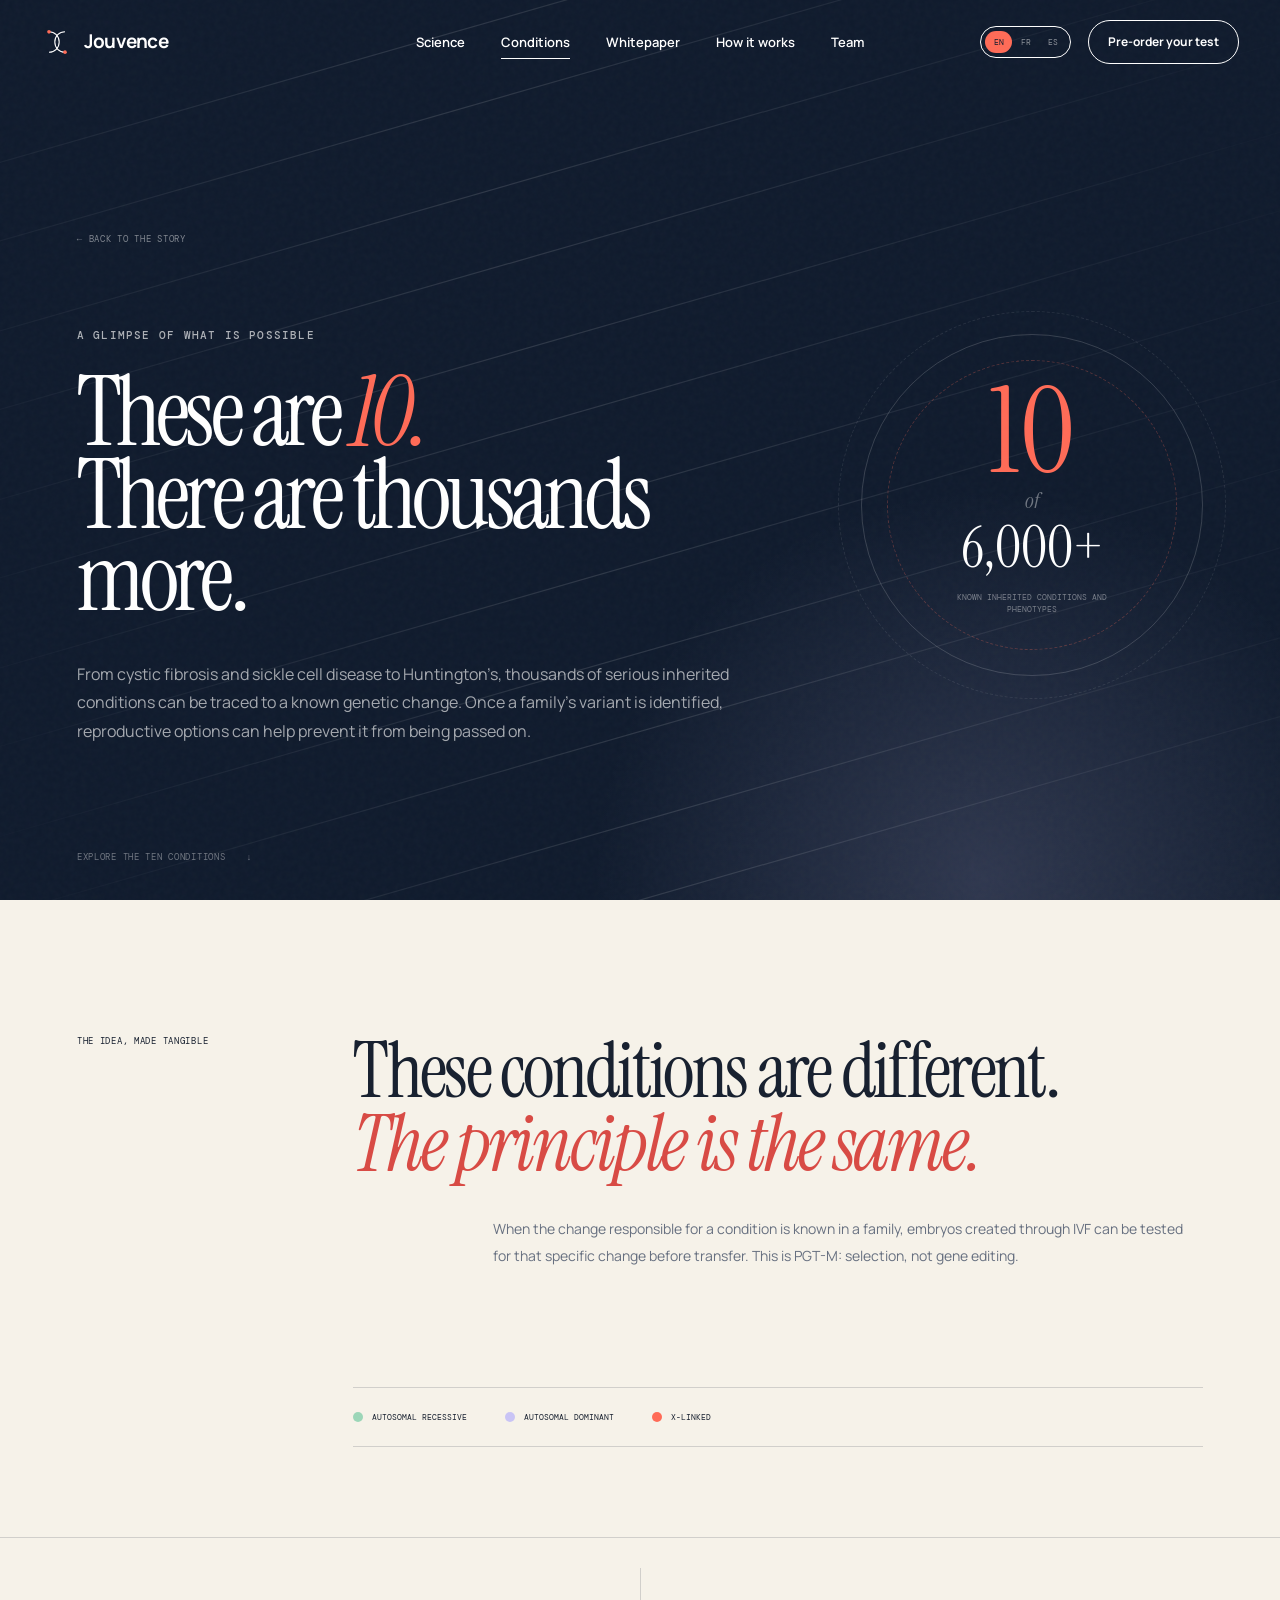
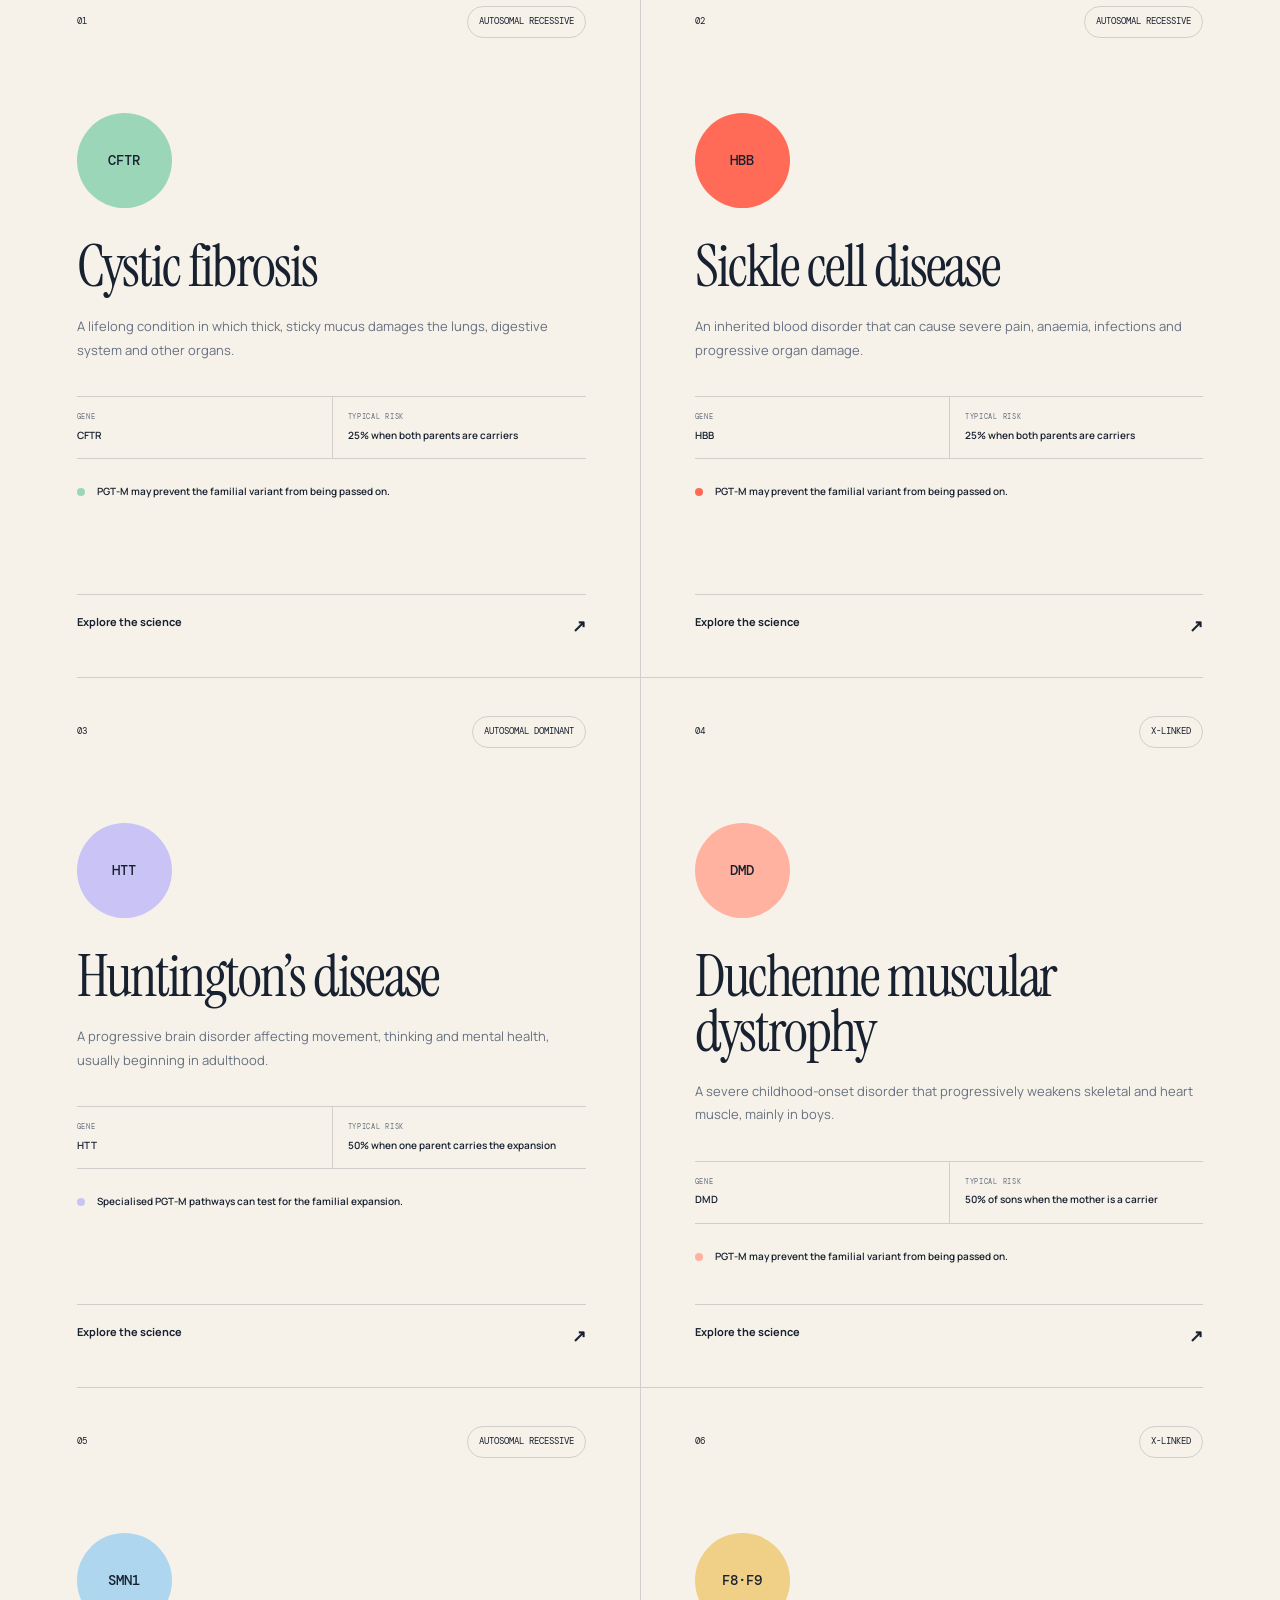
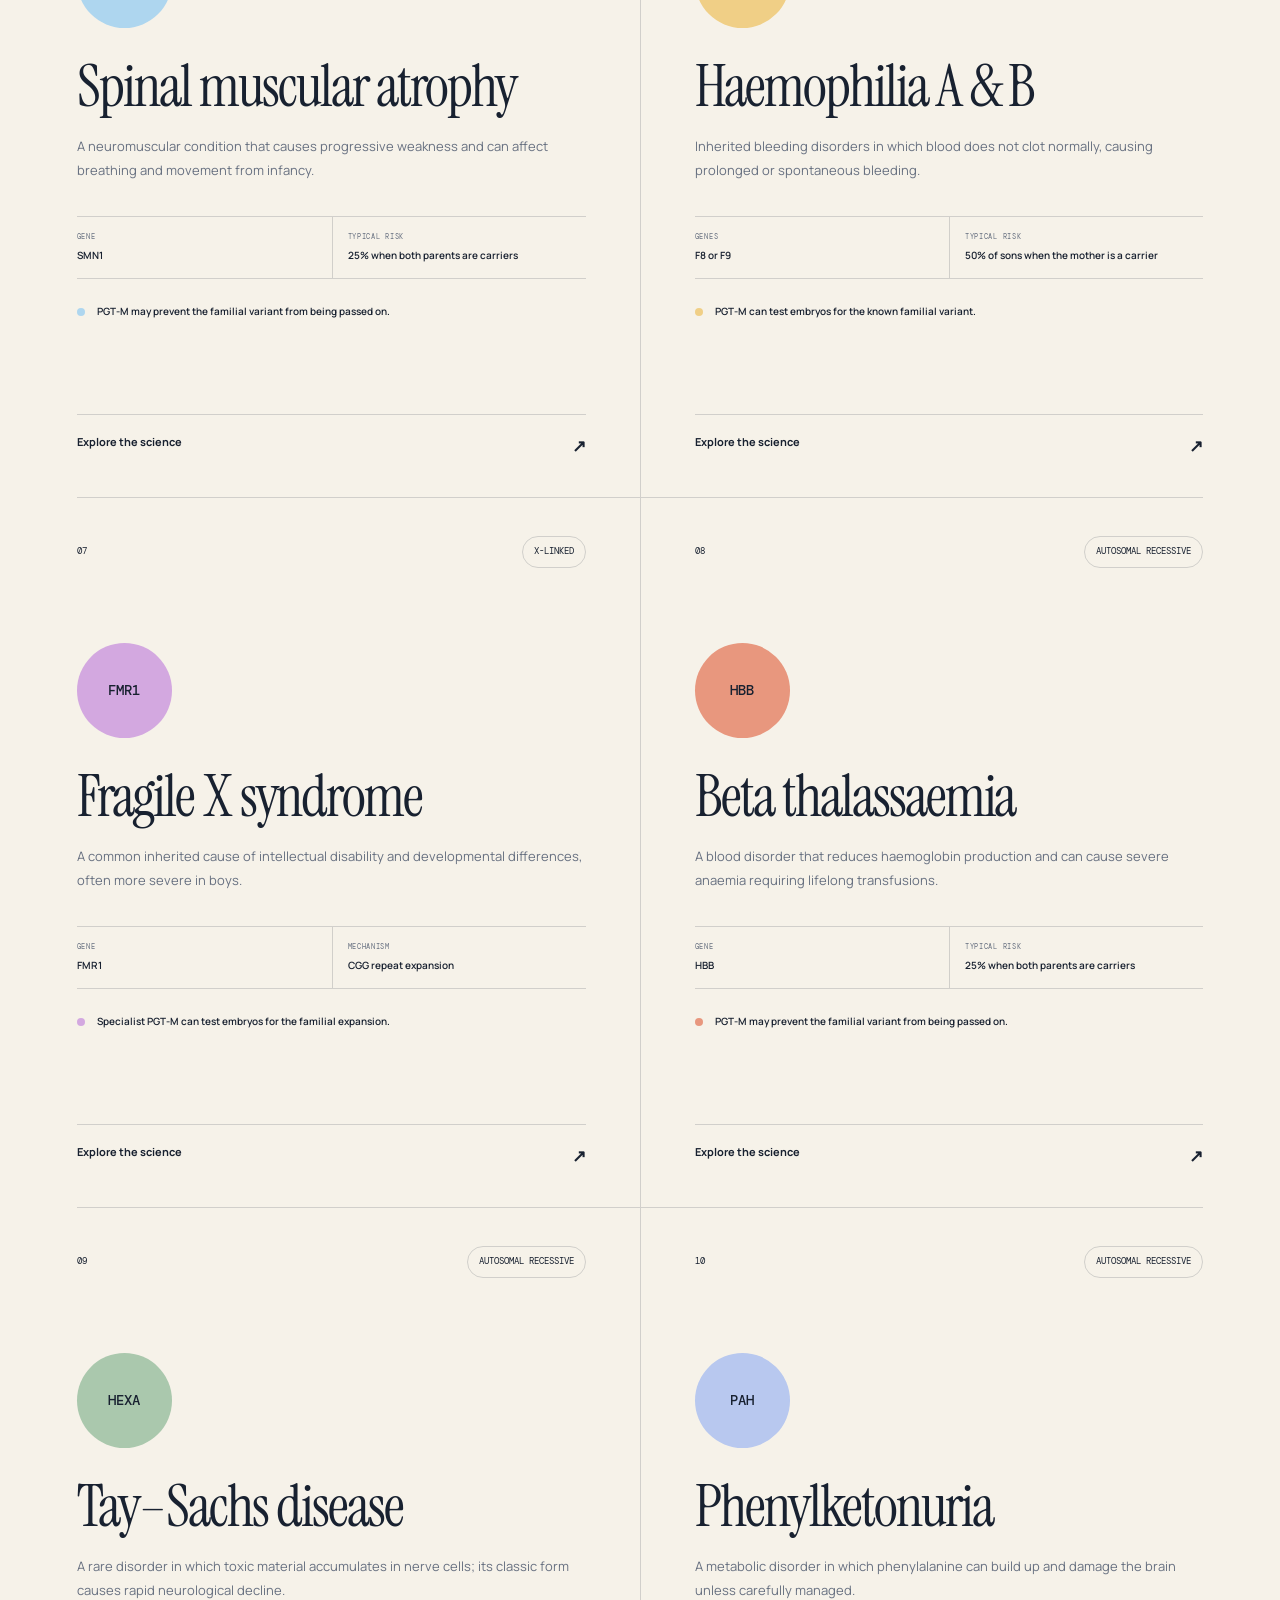
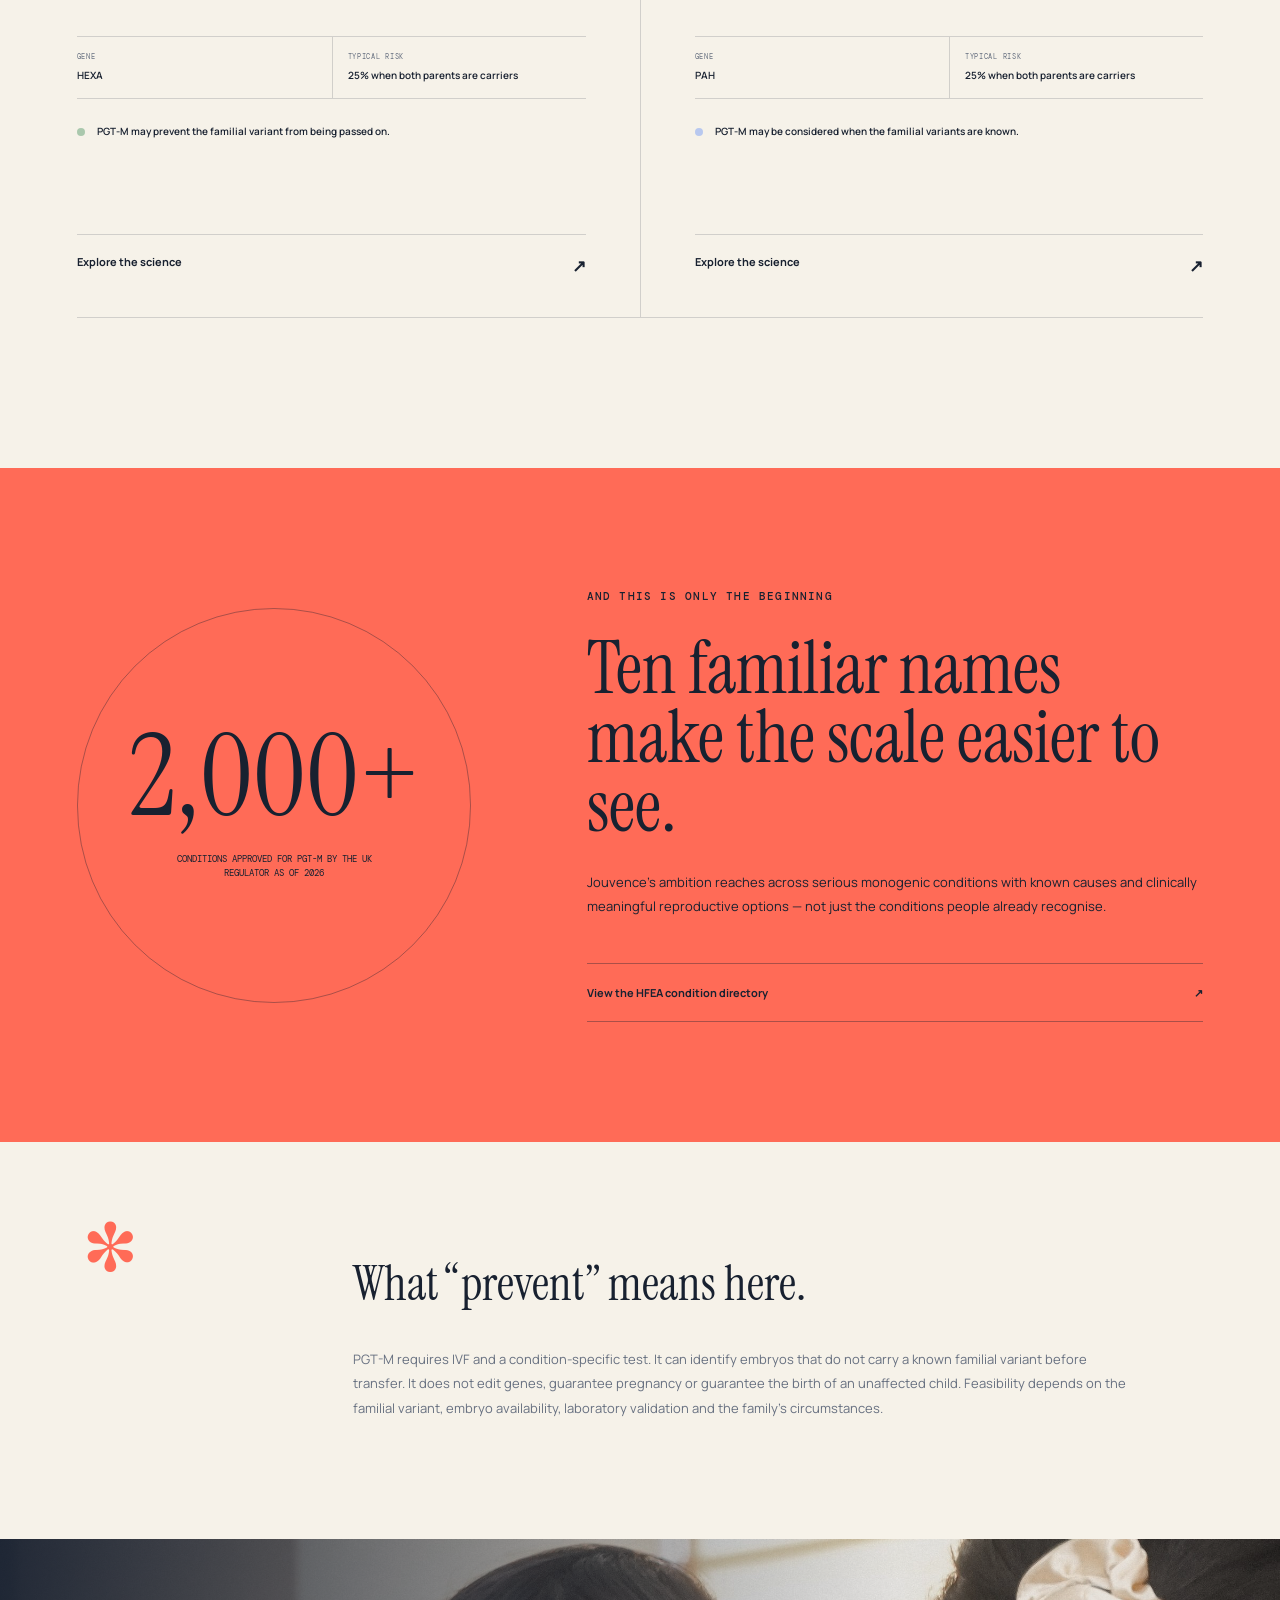
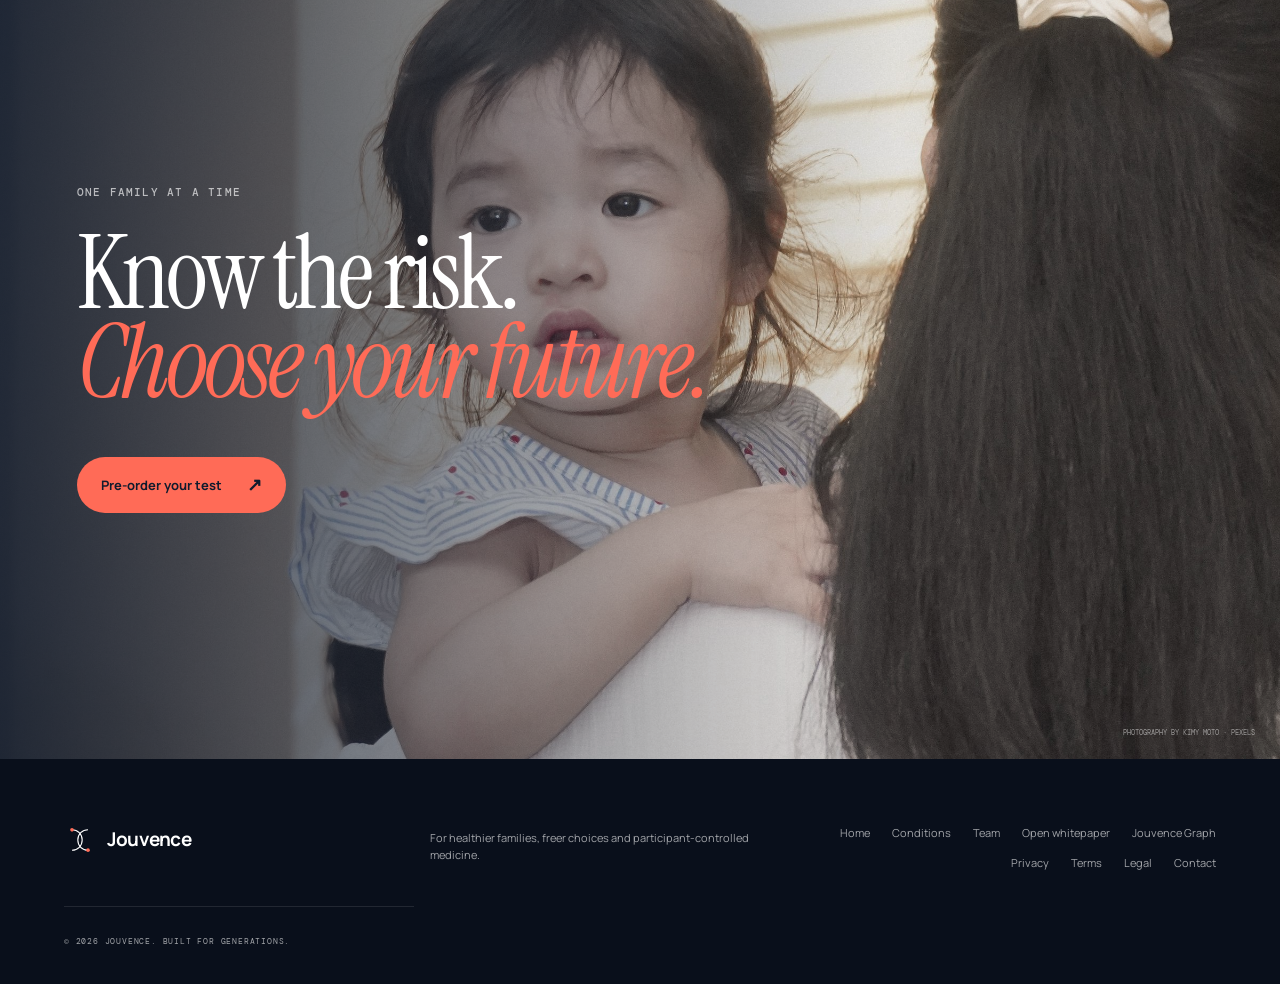
<file: diseases.html>
<!doctype html>
<html lang="en">
  <head>
    <meta charset="UTF-8" />
    <meta name="viewport" content="width=device-width, initial-scale=1.0" />
    <meta
      name="description"
      content="Explore ten well-known inherited conditions whose transmission risk families may be able to reduce with genetic testing and reproductive options."
    />
    <meta name="theme-color" content="#101b2d" />
    <meta property="og:type" content="website" />
    <meta property="og:site_name" content="Jouvence" />
    <meta property="og:url" content="https://jouvence.tech/diseases.html" />
    <meta property="og:title" content="Inherited conditions — Jouvence" />
    <meta property="og:description" content="Explore inherited conditions whose transmission risk families may be able to reduce." />
    <meta property="og:image" content="https://jouvence.tech/assets/social/jouvence-social-card.png" />
    <meta name="twitter:card" content="summary_large_image" />
    <meta name="twitter:image" content="https://jouvence.tech/assets/social/jouvence-social-card.png" />
    <link rel="canonical" href="https://jouvence.tech/diseases.html" />
    <link rel="icon" href="favicon.svg" type="image/svg+xml" />
    <link rel="apple-touch-icon" href="apple-touch-icon.png" />
    <link rel="manifest" href="site.webmanifest" />
    <title>10 of 6,000+ inherited conditions — Jouvence</title>
    <script>document.documentElement.classList.add("js");</script>
    <link rel="stylesheet" href="styles.css" />
    <link rel="stylesheet" href="diseases.css" />
  </head>
  <body class="disease-page" data-page="diseases">
    <div class="page-grain" aria-hidden="true"></div>

    <header class="site-header conditions-header" data-header>
      <a class="brand" href="index.html" aria-label="Jouvence home">
        <svg viewBox="0 0 44 44" aria-hidden="true">
          <path d="M11 8c8 0 14 6 14 14s-6 14-14 14" />
          <path d="M33 8c-8 0-14 6-14 14s6 14 14 14" />
          <circle cx="11" cy="8" r="2.5" />
          <circle cx="33" cy="36" r="2.5" />
        </svg>
        <span>Jouvence</span>
      </a>
      <nav class="desktop-nav" aria-label="Main navigation">
        <a href="index.html#science">Science</a>
        <a class="nav-current" href="#conditions">Conditions</a>
        <a href="assets/whitepaper/jouvence-whitepaper.pdf" target="_blank" rel="noopener">Whitepaper</a>
        <a href="index.html#journey">How it works</a>
        <a href="index.html#team">Team</a>
      </nav>
      <div class="header-actions">
        <div class="language-switcher" aria-label="Language">
          <a href="?lang=en" data-lang-option="en">EN</a><a href="?lang=fr" data-lang-option="fr">FR</a><a href="?lang=es" data-lang-option="es">ES</a>
        </div>
        <a class="header-cta" href="preorder.html">Pre-order your test</a>
      </div>
      <button class="menu-button" type="button" aria-label="Open menu" aria-expanded="false" data-menu-button>
        <span></span><span></span>
      </button>
    </header>

    <nav class="mobile-nav" aria-label="Mobile navigation" aria-hidden="true" inert data-mobile-nav>
      <div class="mobile-language-switcher language-switcher" aria-label="Language">
        <a href="?lang=en" data-lang-option="en">EN</a><a href="?lang=fr" data-lang-option="fr">FR</a><a href="?lang=es" data-lang-option="es">ES</a>
      </div>
      <a href="index.html#science">Science</a>
      <a href="#conditions">Conditions</a>
      <a href="assets/whitepaper/jouvence-whitepaper.pdf" target="_blank" rel="noopener">Whitepaper</a>
      <a href="https://www.jkobject.com/jouvence-graph/" target="_blank" rel="noopener">Jouvence Graph</a>
      <a href="index.html#journey">How it works</a>
      <a href="index.html#control">Your data</a>
      <a href="index.html#team">Team</a>
      <a href="preorder.html">Pre-order your test</a>
    </nav>

    <main id="conditions">
      <section class="conditions-hero section-dark">
        <div class="condition-strands" aria-hidden="true">
          <i></i><i></i><i></i><i></i><i></i><i></i><i></i><i></i><i></i><i></i><i></i><i></i>
        </div>
        <div class="conditions-hero-copy reveal">
          <a class="back-link" href="index.html#science">← Back to the story</a>
          <p class="eyebrow eyebrow-light">A glimpse of what is possible</p>
          <h1>These are <em>10.</em><br />There are thousands more.</h1>
          <p>
            From cystic fibrosis and sickle cell disease to Huntington’s, thousands of serious inherited
            conditions can be traced to a known genetic change. Once a family’s variant is identified,
            reproductive options can help prevent it from being passed on.
          </p>
        </div>
        <div class="conditions-number reveal reveal-delay">
          <span>10</span>
          <i>of</i>
          <strong>6,000+</strong>
          <small>known inherited conditions and phenotypes</small>
        </div>
        <a class="conditions-scroll" href="#directory">Explore the ten conditions <span>↓</span></a>
      </section>

      <section class="conditions-intro section-light">
        <div class="conditions-intro-label reveal">The idea, made tangible</div>
        <div class="conditions-intro-copy reveal">
          <h2>These conditions are different.<br /><em>The principle is the same.</em></h2>
          <p>
            When the change responsible for a condition is known in a family, embryos created through IVF
            can be tested for that specific change before transfer. This is PGT-M: selection, not gene editing.
          </p>
        </div>
        <div class="legend reveal" aria-label="Inheritance mode legend">
          <span><i class="legend-ar"></i> Autosomal recessive</span>
          <span><i class="legend-ad"></i> Autosomal dominant</span>
          <span><i class="legend-xl"></i> X-linked</span>
        </div>
      </section>

      <section class="disease-directory section-light" id="directory" aria-label="Ten inherited conditions">
        <article class="disease-card reveal" style="--accent:#9cd6b8">
          <div class="disease-card-top"><span>01</span><span class="inheritance-tag tag-ar">Autosomal recessive</span></div>
          <div class="gene-mark">CFTR</div>
          <h2>Cystic fibrosis</h2>
          <p>A lifelong condition in which thick, sticky mucus damages the lungs, digestive system and other organs.</p>
          <dl><div><dt>Gene</dt><dd>CFTR</dd></div><div><dt>Typical risk</dt><dd>25% when both parents are carriers</dd></div></dl>
          <div class="card-outcome"><i></i><span>PGT-M may prevent the familial variant from being passed on.</span></div>
          <a href="https://medlineplus.gov/genetics/condition/cystic-fibrosis/" target="_blank" rel="noreferrer">Explore the science <span>↗</span></a>
        </article>

        <article class="disease-card reveal reveal-delay-short" style="--accent:#ff6b57">
          <div class="disease-card-top"><span>02</span><span class="inheritance-tag tag-ar">Autosomal recessive</span></div>
          <div class="gene-mark">HBB</div>
          <h2>Sickle cell disease</h2>
          <p>An inherited blood disorder that can cause severe pain, anaemia, infections and progressive organ damage.</p>
          <dl><div><dt>Gene</dt><dd>HBB</dd></div><div><dt>Typical risk</dt><dd>25% when both parents are carriers</dd></div></dl>
          <div class="card-outcome"><i></i><span>PGT-M may prevent the familial variant from being passed on.</span></div>
          <a href="https://medlineplus.gov/genetics/condition/sickle-cell-disease/" target="_blank" rel="noreferrer">Explore the science <span>↗</span></a>
        </article>

        <article class="disease-card reveal" style="--accent:#c9c4f5">
          <div class="disease-card-top"><span>03</span><span class="inheritance-tag tag-ad">Autosomal dominant</span></div>
          <div class="gene-mark">HTT</div>
          <h2>Huntington’s disease</h2>
          <p>A progressive brain disorder affecting movement, thinking and mental health, usually beginning in adulthood.</p>
          <dl><div><dt>Gene</dt><dd>HTT</dd></div><div><dt>Typical risk</dt><dd>50% when one parent carries the expansion</dd></div></dl>
          <div class="card-outcome"><i></i><span>Specialised PGT-M pathways can test for the familial expansion.</span></div>
          <a href="https://medlineplus.gov/genetics/condition/huntingtons-disease/" target="_blank" rel="noreferrer">Explore the science <span>↗</span></a>
        </article>

        <article class="disease-card reveal reveal-delay-short" style="--accent:#ffb29f">
          <div class="disease-card-top"><span>04</span><span class="inheritance-tag tag-xl">X-linked</span></div>
          <div class="gene-mark">DMD</div>
          <h2>Duchenne muscular dystrophy</h2>
          <p>A severe childhood-onset disorder that progressively weakens skeletal and heart muscle, mainly in boys.</p>
          <dl><div><dt>Gene</dt><dd>DMD</dd></div><div><dt>Typical risk</dt><dd>50% of sons when the mother is a carrier</dd></div></dl>
          <div class="card-outcome"><i></i><span>PGT-M may prevent the familial variant from being passed on.</span></div>
          <a href="https://medlineplus.gov/genetics/condition/duchenne-and-becker-muscular-dystrophy/" target="_blank" rel="noreferrer">Explore the science <span>↗</span></a>
        </article>

        <article class="disease-card reveal" style="--accent:#aed6ef">
          <div class="disease-card-top"><span>05</span><span class="inheritance-tag tag-ar">Autosomal recessive</span></div>
          <div class="gene-mark">SMN1</div>
          <h2>Spinal muscular atrophy</h2>
          <p>A neuromuscular condition that causes progressive weakness and can affect breathing and movement from infancy.</p>
          <dl><div><dt>Gene</dt><dd>SMN1</dd></div><div><dt>Typical risk</dt><dd>25% when both parents are carriers</dd></div></dl>
          <div class="card-outcome"><i></i><span>PGT-M may prevent the familial variant from being passed on.</span></div>
          <a href="https://medlineplus.gov/genetics/condition/spinal-muscular-atrophy/" target="_blank" rel="noreferrer">Explore the science <span>↗</span></a>
        </article>

        <article class="disease-card reveal reveal-delay-short" style="--accent:#f0cf86">
          <div class="disease-card-top"><span>06</span><span class="inheritance-tag tag-xl">X-linked</span></div>
          <div class="gene-mark">F8·F9</div>
          <h2>Haemophilia A &amp; B</h2>
          <p>Inherited bleeding disorders in which blood does not clot normally, causing prolonged or spontaneous bleeding.</p>
          <dl><div><dt>Genes</dt><dd>F8 or F9</dd></div><div><dt>Typical risk</dt><dd>50% of sons when the mother is a carrier</dd></div></dl>
          <div class="card-outcome"><i></i><span>PGT-M can test embryos for the known familial variant.</span></div>
          <a href="https://medlineplus.gov/genetics/condition/hemophilia/" target="_blank" rel="noreferrer">Explore the science <span>↗</span></a>
        </article>

        <article class="disease-card reveal" style="--accent:#d3a8e0">
          <div class="disease-card-top"><span>07</span><span class="inheritance-tag tag-xl">X-linked</span></div>
          <div class="gene-mark">FMR1</div>
          <h2>Fragile X syndrome</h2>
          <p>A common inherited cause of intellectual disability and developmental differences, often more severe in boys.</p>
          <dl><div><dt>Gene</dt><dd>FMR1</dd></div><div><dt>Mechanism</dt><dd>CGG repeat expansion</dd></div></dl>
          <div class="card-outcome"><i></i><span>Specialist PGT-M can test embryos for the familial expansion.</span></div>
          <a href="https://medlineplus.gov/genetics/condition/fragile-x-syndrome/" target="_blank" rel="noreferrer">Explore the science <span>↗</span></a>
        </article>

        <article class="disease-card reveal reveal-delay-short" style="--accent:#e8977e">
          <div class="disease-card-top"><span>08</span><span class="inheritance-tag tag-ar">Autosomal recessive</span></div>
          <div class="gene-mark">HBB</div>
          <h2>Beta thalassaemia</h2>
          <p>A blood disorder that reduces haemoglobin production and can cause severe anaemia requiring lifelong transfusions.</p>
          <dl><div><dt>Gene</dt><dd>HBB</dd></div><div><dt>Typical risk</dt><dd>25% when both parents are carriers</dd></div></dl>
          <div class="card-outcome"><i></i><span>PGT-M may prevent the familial variant from being passed on.</span></div>
          <a href="https://medlineplus.gov/genetics/condition/beta-thalassemia/" target="_blank" rel="noreferrer">Explore the science <span>↗</span></a>
        </article>

        <article class="disease-card reveal" style="--accent:#aac8ad">
          <div class="disease-card-top"><span>09</span><span class="inheritance-tag tag-ar">Autosomal recessive</span></div>
          <div class="gene-mark">HEXA</div>
          <h2>Tay–Sachs disease</h2>
          <p>A rare disorder in which toxic material accumulates in nerve cells; its classic form causes rapid neurological decline.</p>
          <dl><div><dt>Gene</dt><dd>HEXA</dd></div><div><dt>Typical risk</dt><dd>25% when both parents are carriers</dd></div></dl>
          <div class="card-outcome"><i></i><span>PGT-M may prevent the familial variant from being passed on.</span></div>
          <a href="https://medlineplus.gov/genetics/condition/tay-sachs-disease/" target="_blank" rel="noreferrer">Explore the science <span>↗</span></a>
        </article>

        <article class="disease-card reveal reveal-delay-short" style="--accent:#b8c8ef">
          <div class="disease-card-top"><span>10</span><span class="inheritance-tag tag-ar">Autosomal recessive</span></div>
          <div class="gene-mark">PAH</div>
          <h2>Phenylketonuria</h2>
          <p>A metabolic disorder in which phenylalanine can build up and damage the brain unless carefully managed.</p>
          <dl><div><dt>Gene</dt><dd>PAH</dd></div><div><dt>Typical risk</dt><dd>25% when both parents are carriers</dd></div></dl>
          <div class="card-outcome"><i></i><span>PGT-M may be considered when the familial variants are known.</span></div>
          <a href="https://medlineplus.gov/genetics/condition/phenylketonuria/" target="_blank" rel="noreferrer">Explore the science <span>↗</span></a>
        </article>
      </section>

      <section class="conditions-perspective section-coral">
        <div class="perspective-number reveal"><strong>2,000+</strong><span>conditions approved for PGT-M by the UK regulator as of 2026</span></div>
        <div class="perspective-copy reveal">
          <p class="eyebrow">And this is only the beginning</p>
          <h2>Ten familiar names make the scale easier to see.</h2>
          <p>
            Jouvence’s ambition reaches across serious monogenic conditions with known causes and clinically
            meaningful reproductive options — not just the conditions people already recognise.
          </p>
          <a href="https://www.hfea.gov.uk/treatments/embryo-testing-and-treatments-for-disease/approved-pgt-m-and-ptt-conditions" target="_blank" rel="noreferrer">View the HFEA condition directory <span>↗</span></a>
        </div>
      </section>

      <section class="conditions-note section-light">
        <div class="note-symbol" aria-hidden="true">*</div>
        <div>
          <h2>What “prevent” means here.</h2>
          <p>
            PGT-M requires IVF and a condition-specific test. It can identify embryos that do not carry a
            known familial variant before transfer. It does not edit genes, guarantee pregnancy or guarantee
            the birth of an unaffected child. Feasibility depends on the familial variant, embryo availability,
            laboratory validation and the family’s circumstances.
          </p>
        </div>
      </section>

      <section class="conditions-closing">
        <img src="assets/photos/parent-child-closing.jpg" alt="A parent holding a young child in soft light at home." width="2400" height="3600" loading="lazy" decoding="async" />
        <div class="conditions-closing-overlay"></div>
        <div class="conditions-closing-copy reveal">
          <p class="eyebrow eyebrow-light">One family at a time</p>
          <h2>Know the risk.<br /><em>Choose your future.</em></h2>
          <a class="button button-primary" href="preorder.html">Pre-order your test <span>↗</span></a>
        </div>
        <small>Photography by Kimy Moto · Pexels</small>
      </section>
    </main>

    <footer class="site-footer">
      <a class="brand footer-brand" href="index.html">
        <svg viewBox="0 0 44 44" aria-hidden="true"><path d="M11 8c8 0 14 6 14 14s-6 14-14 14" /><path d="M33 8c-8 0-14 6-14 14s6 14 14 14" /><circle cx="11" cy="8" r="2.5" /><circle cx="33" cy="36" r="2.5" /></svg>
        <span>Jouvence</span>
      </a>
      <p>For healthier families, freer choices and participant-controlled medicine.</p>
      <div class="footer-links"><a href="index.html">Home</a><a href="#conditions">Conditions</a><a href="index.html#team">Team</a><a href="assets/whitepaper/jouvence-whitepaper.pdf" target="_blank" rel="noopener">Open whitepaper</a><a href="https://www.jkobject.com/jouvence-graph/" target="_blank" rel="noopener">Jouvence Graph</a><a href="privacy.html">Privacy</a><a href="terms.html">Terms</a><a href="legal.html">Legal</a><a href="mailto:jkobject@gmail.com">Contact</a></div>
      <p class="copyright">© <span data-year></span> Jouvence. Built for generations.</p>
    </footer>
    <script src="i18n.js"></script>
    <script src="script.js"></script>
  </body>
</html>
</file>
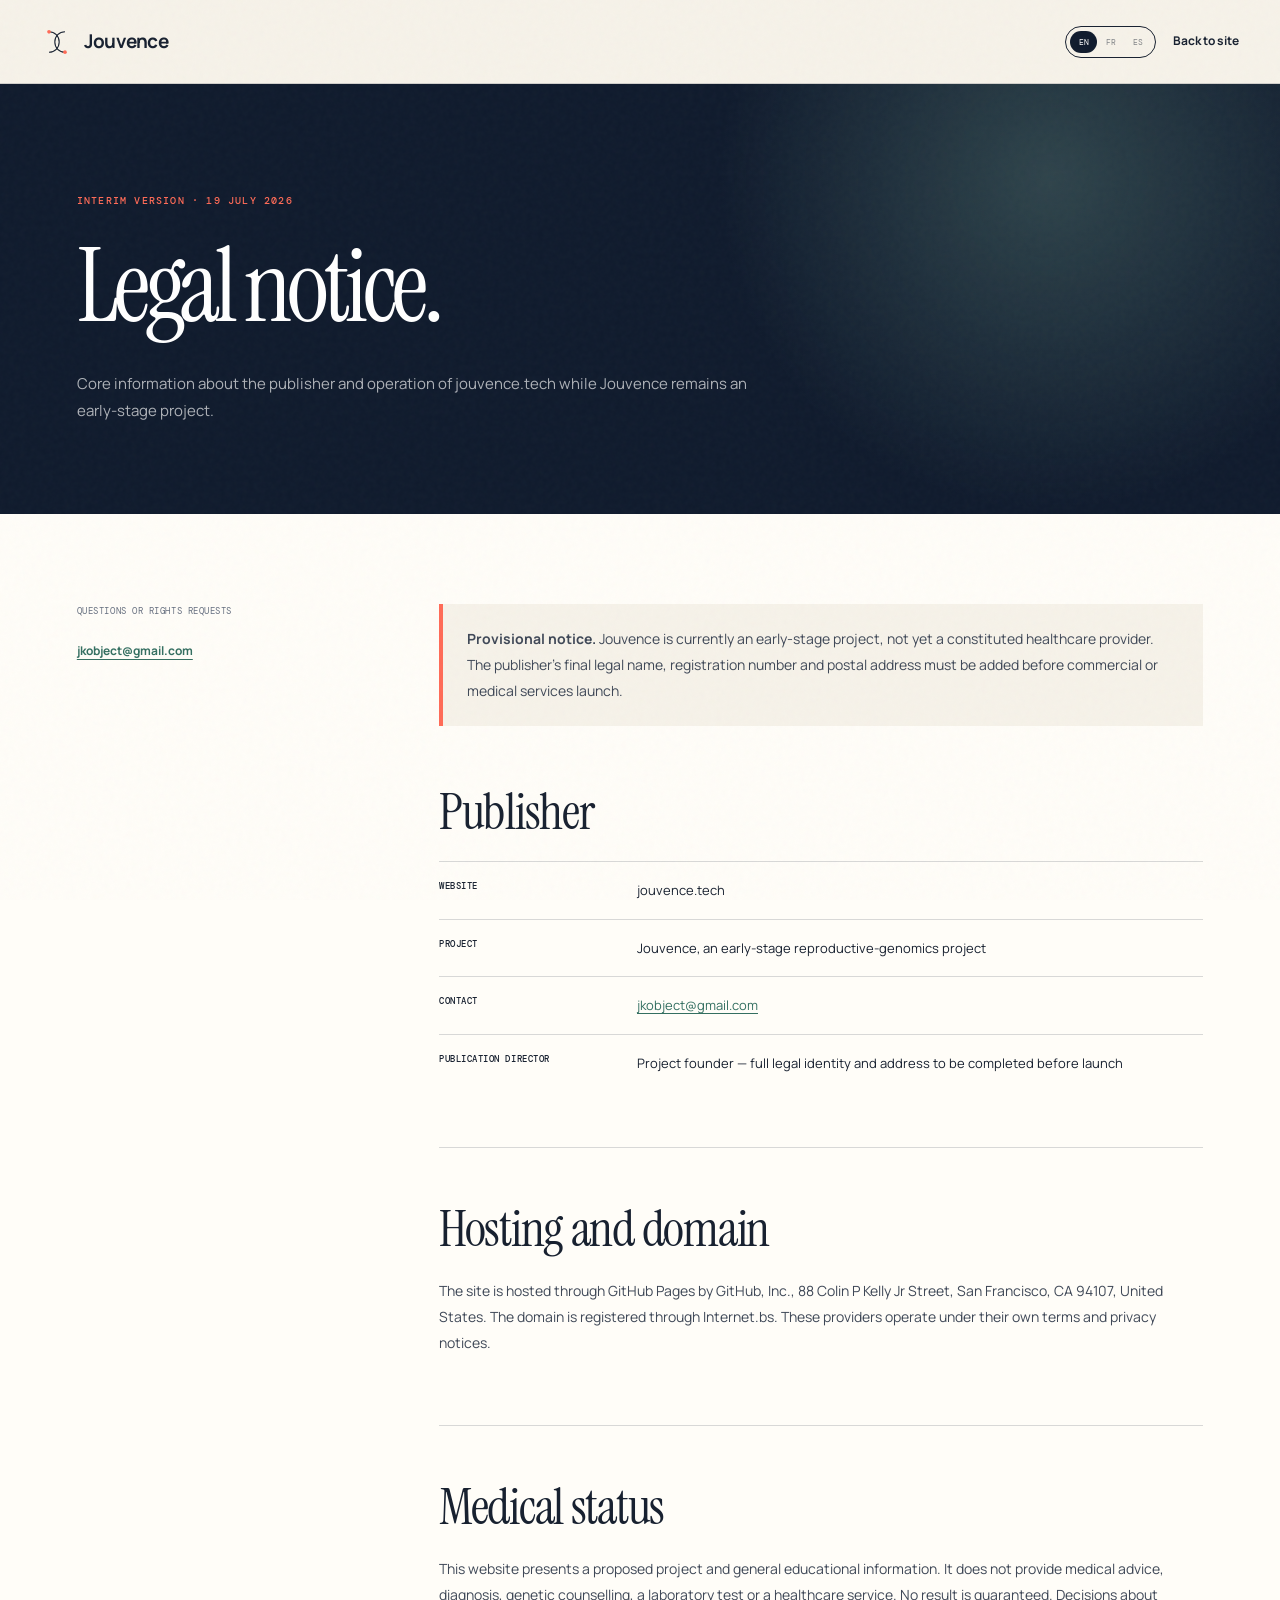
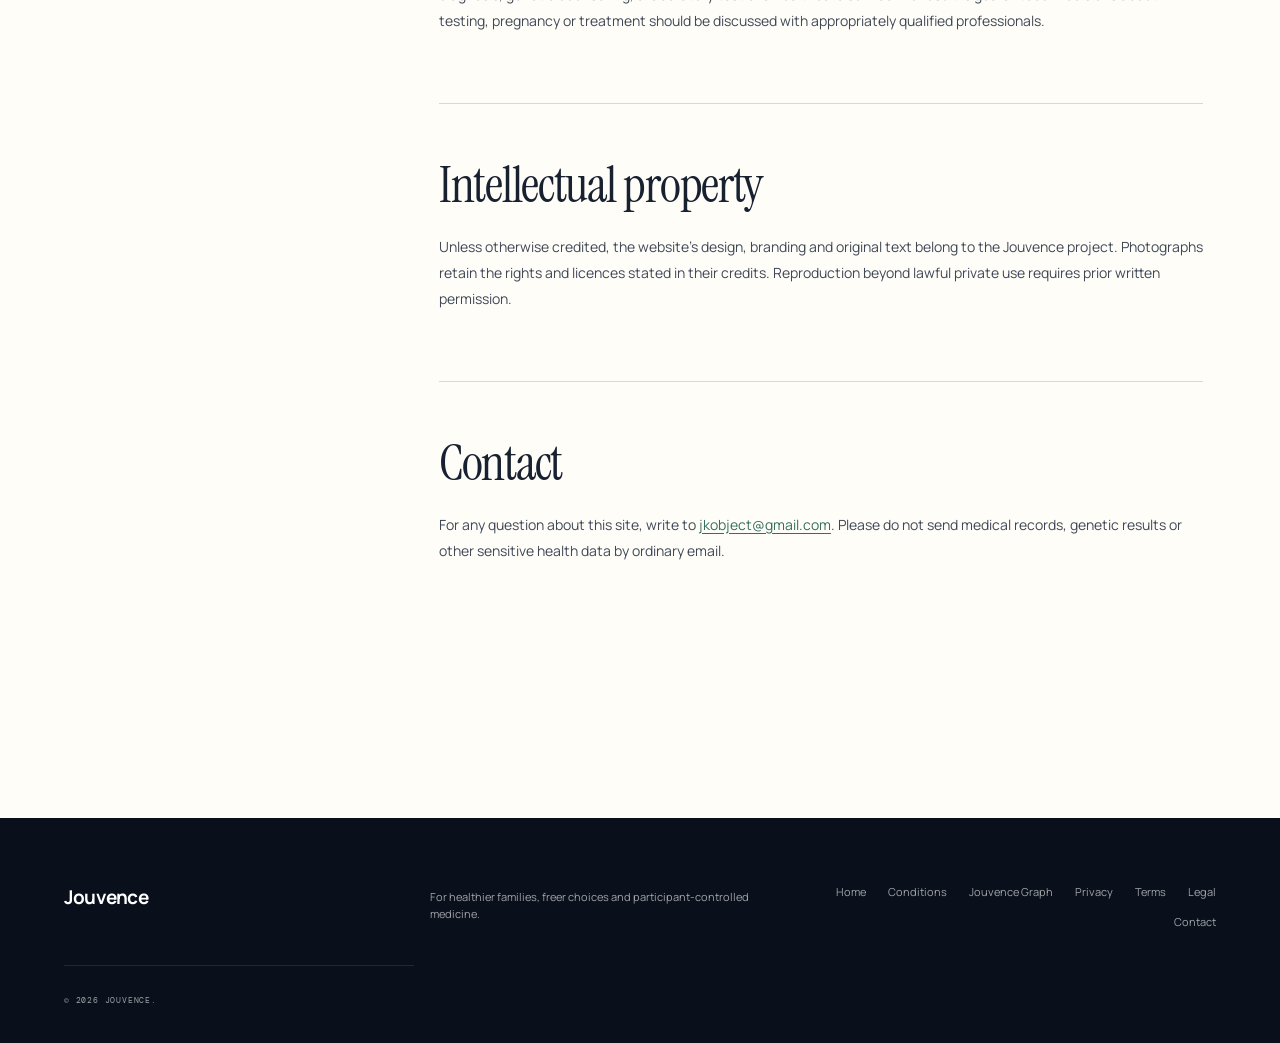
<file: legal.html>
<!doctype html>
<html lang="en">
  <head>
    <meta charset="UTF-8" />
    <meta name="viewport" content="width=device-width, initial-scale=1.0" />
    <meta name="description" content="Legal information about the Jouvence website." />
    <meta name="theme-color" content="#101b2d" />
    <meta property="og:type" content="website" />
    <meta property="og:site_name" content="Jouvence" />
    <meta property="og:url" content="https://jouvence.tech/legal.html" />
    <meta property="og:title" content="Legal notice — Jouvence" />
    <meta property="og:description" content="Legal information about the Jouvence website." />
    <meta property="og:image" content="https://jouvence.tech/assets/social/jouvence-social-card.png" />
    <meta name="twitter:card" content="summary_large_image" />
    <meta name="twitter:image" content="https://jouvence.tech/assets/social/jouvence-social-card.png" />
    <link rel="canonical" href="https://jouvence.tech/legal.html" />
    <link rel="icon" href="favicon.svg" type="image/svg+xml" />
    <link rel="apple-touch-icon" href="apple-touch-icon.png" />
    <link rel="manifest" href="site.webmanifest" />
    <title>Legal notice — Jouvence</title>
    <link rel="stylesheet" href="styles.css" />
    <link rel="stylesheet" href="legal.css" />
  </head>
  <body class="legal-page" data-page="legal">
    <div class="page-grain" aria-hidden="true"></div>
    <header class="site-header legal-header" data-header>
      <a class="brand" href="index.html" aria-label="Jouvence home">
        <svg viewBox="0 0 44 44" aria-hidden="true"><path d="M11 8c8 0 14 6 14 14s-6 14-14 14"/><path d="M33 8c-8 0-14 6-14 14s6 14 14 14"/><circle cx="11" cy="8" r="2.5"/><circle cx="33" cy="36" r="2.5"/></svg><span>Jouvence</span>
      </a>
      <div class="header-actions">
        <div class="language-switcher" aria-label="Language"><a href="?lang=en" data-lang-option="en">EN</a><a href="?lang=fr" data-lang-option="fr">FR</a><a href="?lang=es" data-lang-option="es">ES</a></div>
        <a class="legal-back" href="index.html">Back to site</a>
      </div>
    </header>

    <main class="legal-main">
      <section class="legal-hero">
        <p class="legal-kicker">Interim version · 19 July 2026</p>
        <h1>Legal notice.</h1>
        <p>Core information about the publisher and operation of jouvence.tech while Jouvence remains an early-stage project.</p>
      </section>
      <div class="legal-layout">
        <aside class="legal-aside"><p>Questions or rights requests</p><a href="mailto:jkobject@gmail.com">jkobject@gmail.com</a></aside>
        <div class="legal-content">
          <article data-lang-content="en">
            <p class="legal-banner"><strong>Provisional notice.</strong> Jouvence is currently an early-stage project, not yet a constituted healthcare provider. The publisher’s final legal name, registration number and postal address must be added before commercial or medical services launch.</p>
            <section><h2>Publisher</h2><div class="legal-definition"><strong>Website</strong><span>jouvence.tech</span></div><div class="legal-definition"><strong>Project</strong><span>Jouvence, an early-stage reproductive-genomics project</span></div><div class="legal-definition"><strong>Contact</strong><span><a href="mailto:jkobject@gmail.com">jkobject@gmail.com</a></span></div><div class="legal-definition"><strong>Publication director</strong><span>Project founder — full legal identity and address to be completed before launch</span></div></section>
            <section><h2>Hosting and domain</h2><p>The site is hosted through GitHub Pages by GitHub, Inc., 88 Colin P Kelly Jr Street, San Francisco, CA 94107, United States. The domain is registered through Internet.bs. These providers operate under their own terms and privacy notices.</p></section>
            <section><h2>Medical status</h2><p>This website presents a proposed project and general educational information. It does not provide medical advice, diagnosis, genetic counselling, a laboratory test or a healthcare service. No result is guaranteed. Decisions about testing, pregnancy or treatment should be discussed with appropriately qualified professionals.</p></section>
            <section><h2>Intellectual property</h2><p>Unless otherwise credited, the website’s design, branding and original text belong to the Jouvence project. Photographs retain the rights and licences stated in their credits. Reproduction beyond lawful private use requires prior written permission.</p></section>
            <section><h2>Contact</h2><p>For any question about this site, write to <a href="mailto:jkobject@gmail.com">jkobject@gmail.com</a>. Please do not send medical records, genetic results or other sensitive health data by ordinary email.</p></section>
          </article>

          <article data-lang-content="fr" hidden>
            <p class="legal-banner"><strong>Version provisoire.</strong> Jouvence est actuellement un projet en phase de création, et non un prestataire de soins constitué. La dénomination juridique définitive de l’éditeur, son numéro d’immatriculation et son adresse postale devront être ajoutés avant le lancement de services commerciaux ou médicaux.</p>
            <section><h2>Éditeur</h2><div class="legal-definition"><strong>Site</strong><span>jouvence.tech</span></div><div class="legal-definition"><strong>Projet</strong><span>Jouvence, projet de génomique reproductive en phase de création</span></div><div class="legal-definition"><strong>Contact</strong><span><a href="mailto:jkobject@gmail.com">jkobject@gmail.com</a></span></div><div class="legal-definition"><strong>Directeur de publication</strong><span>Fondateur du projet — identité légale complète et adresse à renseigner avant le lancement</span></div></section>
            <section><h2>Hébergement et domaine</h2><p>Le site est hébergé via GitHub Pages par GitHub, Inc., 88 Colin P Kelly Jr Street, San Francisco, CA 94107, États-Unis. Le nom de domaine est enregistré auprès d’Internet.bs. Ces prestataires appliquent leurs propres conditions et politiques de confidentialité.</p></section>
            <section><h2>Statut médical</h2><p>Ce site présente un projet envisagé et des informations générales à visée pédagogique. Il ne fournit ni avis médical, ni diagnostic, ni conseil génétique, ni analyse de laboratoire, ni service de soins. Aucun résultat n’est garanti. Toute décision relative à un test, une grossesse ou un traitement doit être discutée avec des professionnels dûment qualifiés.</p></section>
            <section><h2>Propriété intellectuelle</h2><p>Sauf crédit contraire, la conception, la marque et les textes originaux du site appartiennent au projet Jouvence. Les photographies restent soumises aux droits et licences indiqués dans leurs crédits. Toute reproduction au-delà de l’usage privé autorisé par la loi nécessite une autorisation écrite préalable.</p></section>
            <section><h2>Contact</h2><p>Pour toute question concernant ce site, écrivez à <a href="mailto:jkobject@gmail.com">jkobject@gmail.com</a>. Merci de ne pas envoyer de dossier médical, de résultat génétique ni d’autre donnée de santé sensible par e-mail ordinaire.</p></section>
          </article>

          <article data-lang-content="es" hidden>
            <p class="legal-banner"><strong>Versión provisional.</strong> Jouvence es actualmente un proyecto en fase inicial, no un proveedor sanitario constituido. La denominación jurídica definitiva del editor, su número de registro y su dirección postal deberán añadirse antes del lanzamiento de servicios comerciales o médicos.</p>
            <section><h2>Editor</h2><div class="legal-definition"><strong>Sitio web</strong><span>jouvence.tech</span></div><div class="legal-definition"><strong>Proyecto</strong><span>Jouvence, proyecto de genómica reproductiva en fase inicial</span></div><div class="legal-definition"><strong>Contacto</strong><span><a href="mailto:jkobject@gmail.com">jkobject@gmail.com</a></span></div><div class="legal-definition"><strong>Director de publicación</strong><span>Fundador del proyecto — identidad legal completa y dirección pendientes antes del lanzamiento</span></div></section>
            <section><h2>Alojamiento y dominio</h2><p>El sitio se aloja mediante GitHub Pages, prestado por GitHub, Inc., 88 Colin P Kelly Jr Street, San Francisco, CA 94107, Estados Unidos. El dominio está registrado mediante Internet.bs. Estos proveedores aplican sus propias condiciones y políticas de privacidad.</p></section>
            <section><h2>Carácter médico</h2><p>Este sitio presenta un proyecto propuesto e información educativa general. No ofrece asesoramiento médico, diagnóstico, consejo genético, pruebas de laboratorio ni servicios sanitarios. No se garantiza ningún resultado. Las decisiones sobre pruebas, embarazo o tratamiento deben consultarse con profesionales debidamente cualificados.</p></section>
            <section><h2>Propiedad intelectual</h2><p>Salvo indicación contraria, el diseño, la marca y los textos originales del sitio pertenecen al proyecto Jouvence. Las fotografías conservan los derechos y licencias indicados en sus créditos. La reproducción más allá del uso privado permitido por la ley requiere autorización previa por escrito.</p></section>
            <section><h2>Contacto</h2><p>Para cualquier consulta sobre este sitio, escribe a <a href="mailto:jkobject@gmail.com">jkobject@gmail.com</a>. No envíes historiales médicos, resultados genéticos ni otros datos de salud sensibles por correo electrónico ordinario.</p></section>
          </article>
        </div>
      </div>
    </main>
    <footer class="site-footer"><a class="brand footer-brand" href="index.html"><span>Jouvence</span></a><p>For healthier families, freer choices and participant-controlled medicine.</p><div class="footer-links"><a href="index.html">Home</a><a href="diseases.html">Conditions</a><a href="https://www.jkobject.com/jouvence-graph/" target="_blank" rel="noopener">Jouvence Graph</a><a href="privacy.html">Privacy</a><a href="terms.html">Terms</a><a href="legal.html">Legal</a><a href="mailto:jkobject@gmail.com">Contact</a></div><p class="copyright">© <span data-year></span> Jouvence.</p></footer>
    <script src="i18n.js"></script><script src="script.js"></script>
  </body>
</html>
</file>
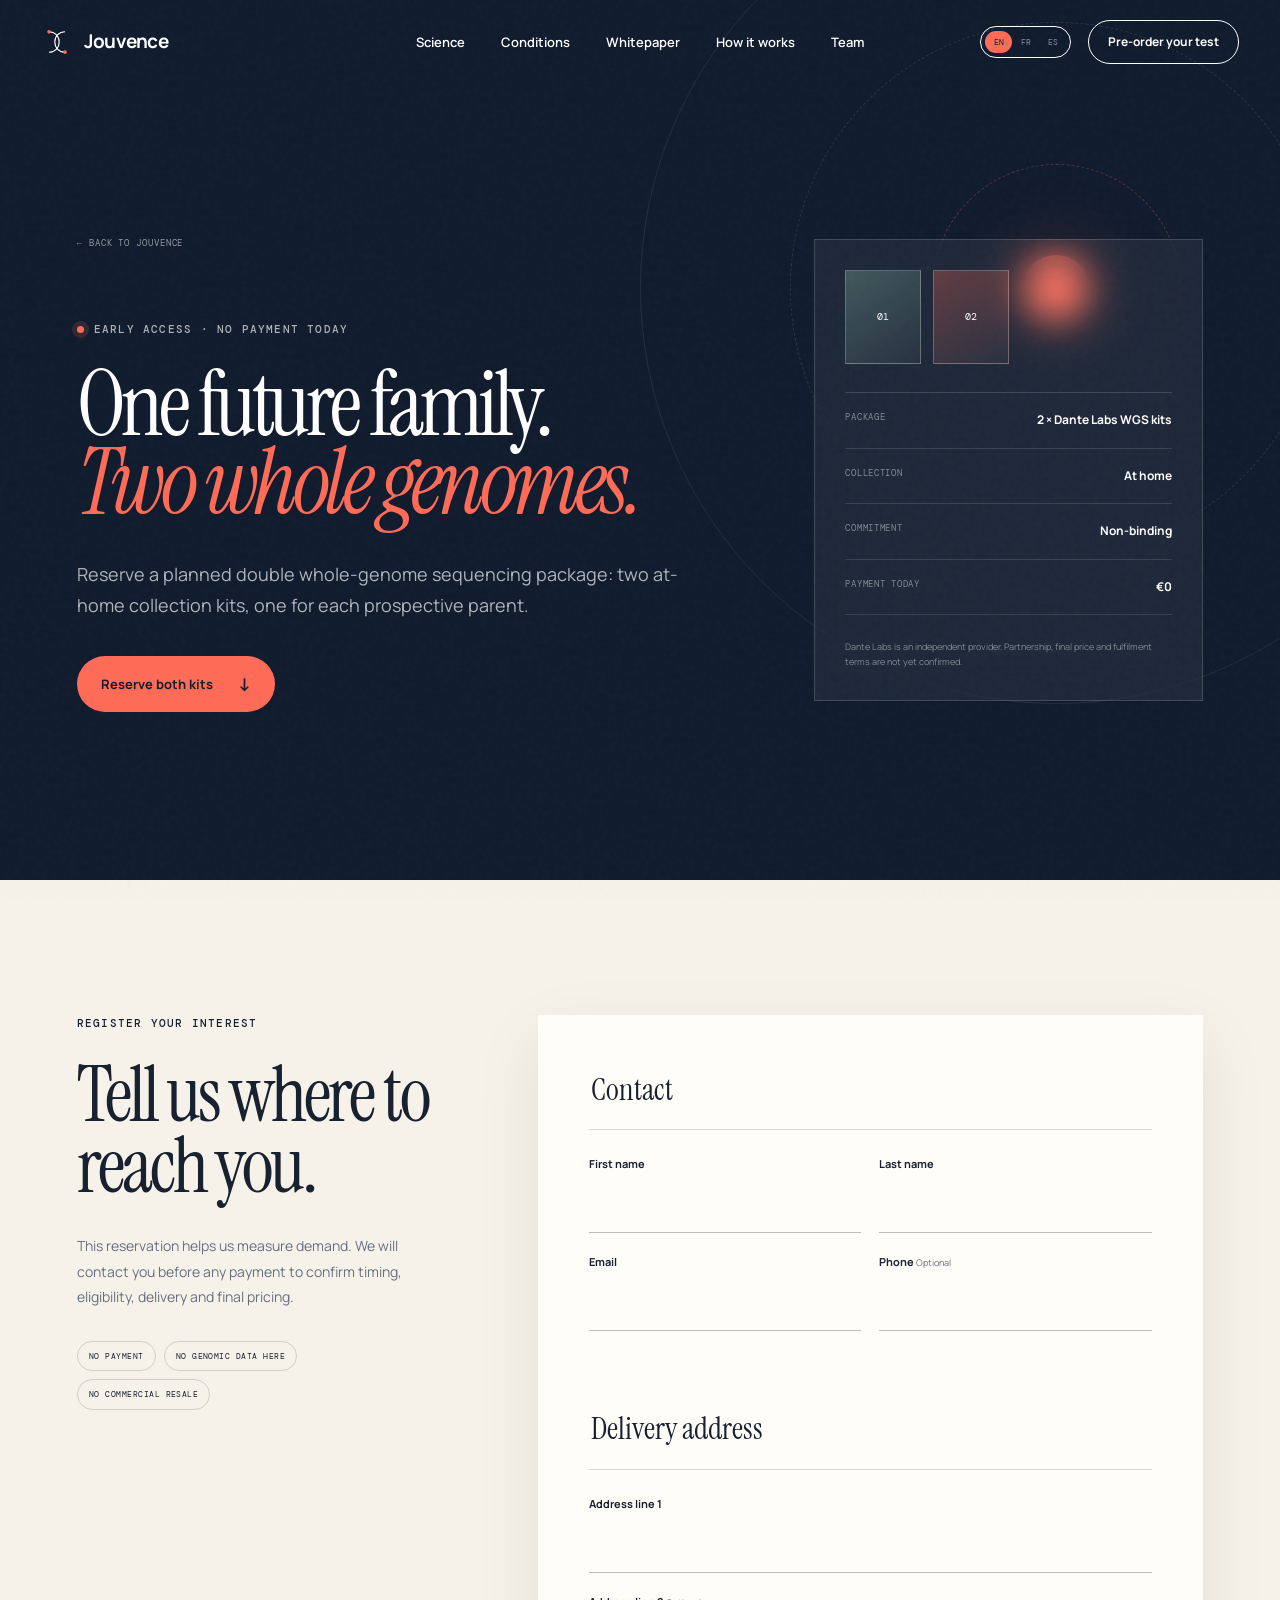
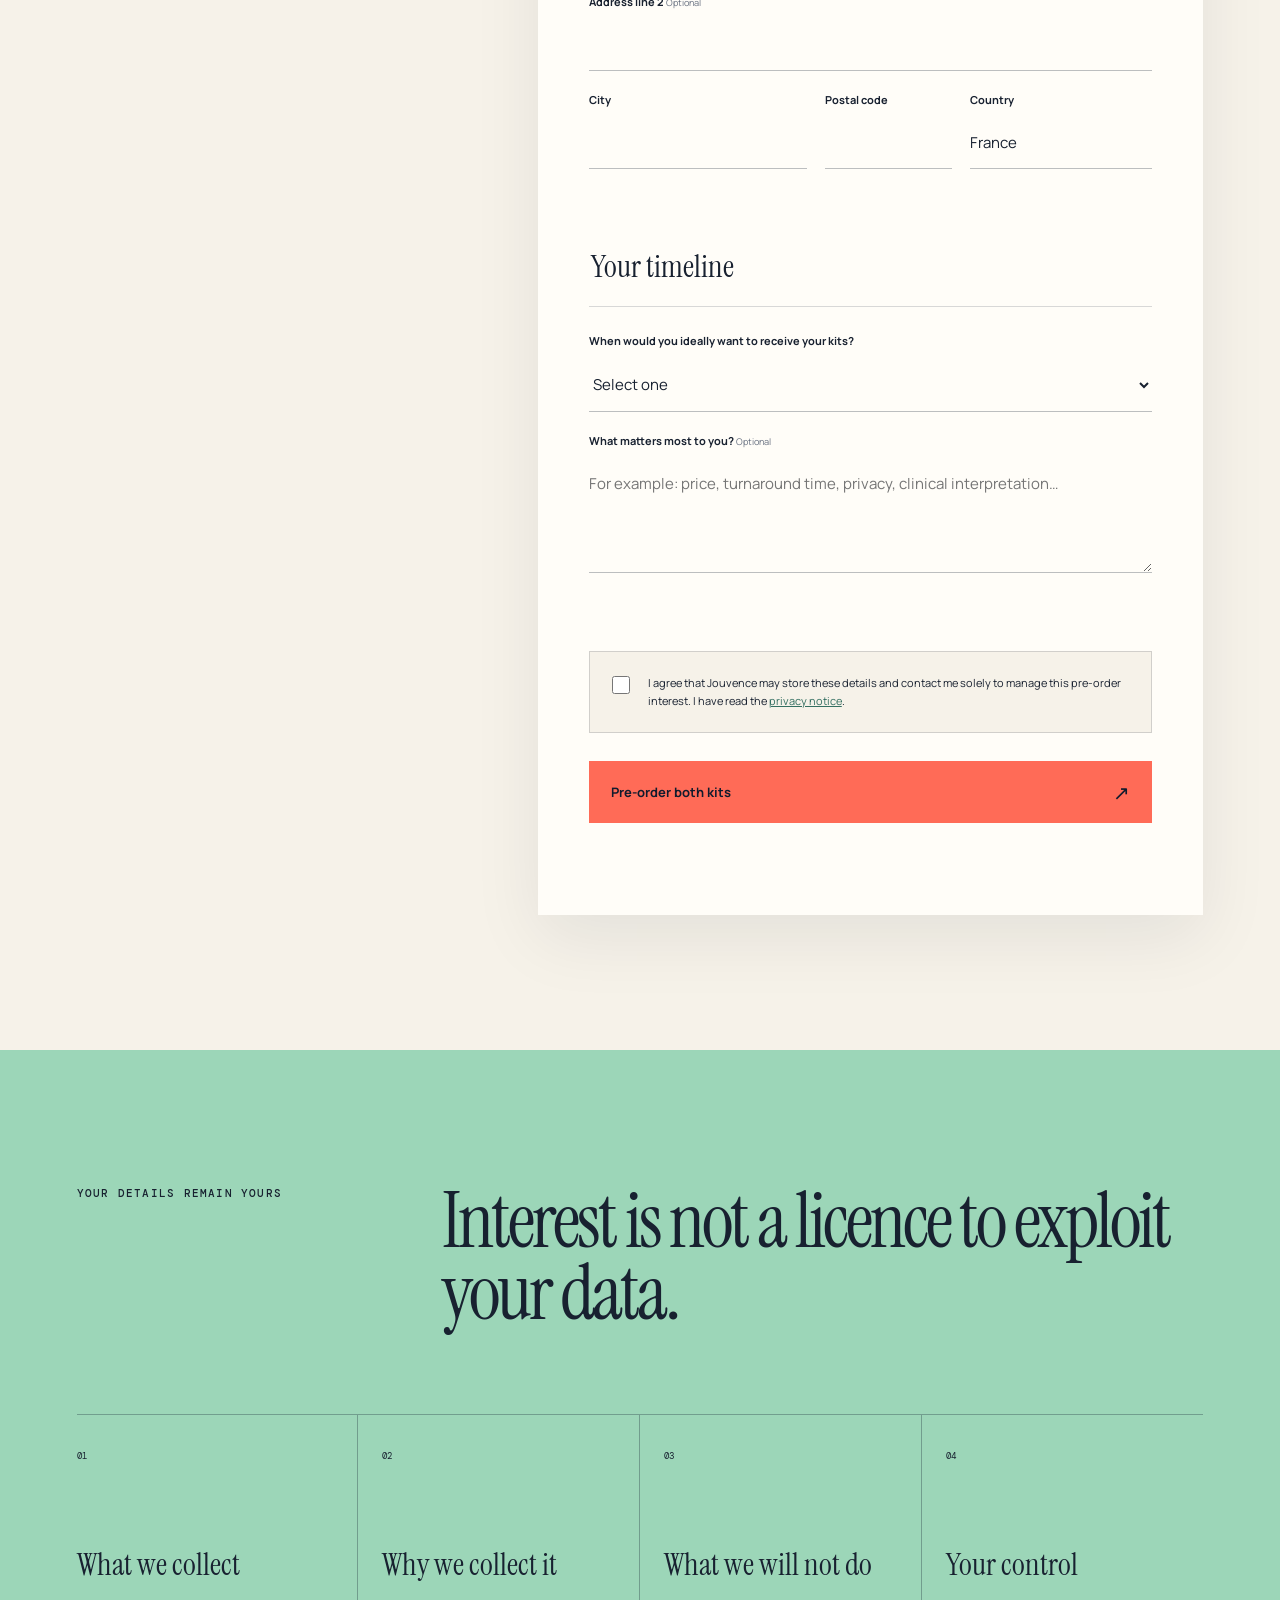
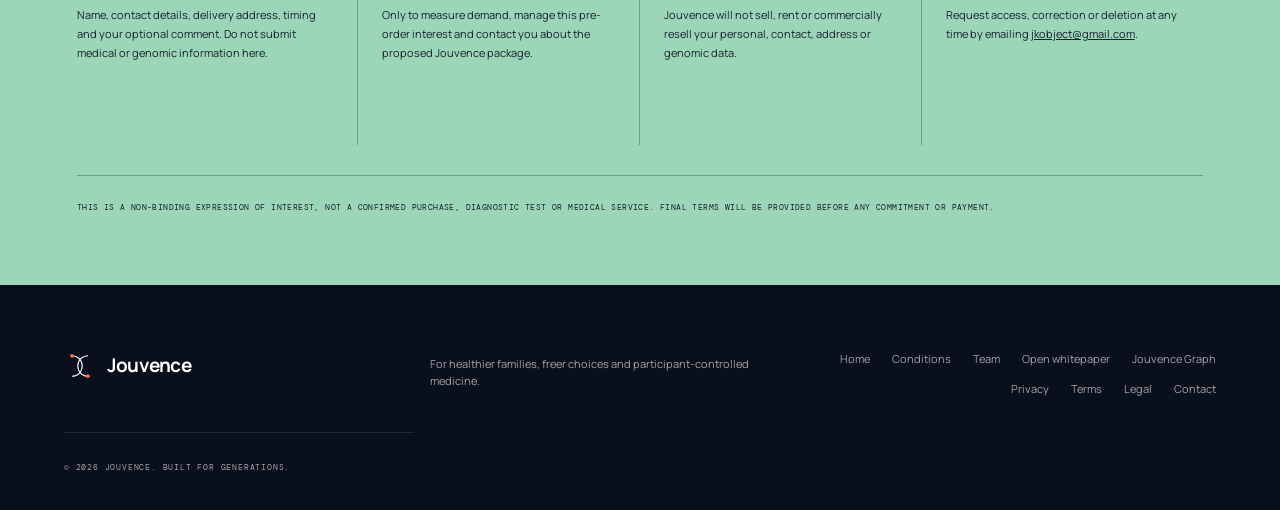
<file: preorder.html>
<!doctype html>
<html lang="en">
  <head>
    <meta charset="UTF-8" />
    <meta name="viewport" content="width=device-width, initial-scale=1.0" />
    <meta
      name="description"
      content="Reserve two whole-genome sequencing kits with Jouvence — one for each prospective parent. No payment today."
    />
    <meta name="theme-color" content="#101b2d" />
    <meta property="og:type" content="website" />
    <meta property="og:site_name" content="Jouvence" />
    <meta property="og:url" content="https://jouvence.tech/preorder.html" />
    <meta property="og:title" content="Pre-order your test — Jouvence" />
    <meta property="og:description" content="Reserve two whole-genome sequencing kits — one for each prospective parent." />
    <meta property="og:image" content="https://jouvence.tech/assets/social/jouvence-social-card.png" />
    <meta name="twitter:card" content="summary_large_image" />
    <meta name="twitter:image" content="https://jouvence.tech/assets/social/jouvence-social-card.png" />
    <link rel="canonical" href="https://jouvence.tech/preorder.html" />
    <link rel="icon" href="favicon.svg" type="image/svg+xml" />
    <link rel="apple-touch-icon" href="apple-touch-icon.png" />
    <link rel="manifest" href="site.webmanifest" />
    <title>Pre-order your test — Jouvence</title>
    <script>document.documentElement.classList.add("js");</script>
    <link rel="stylesheet" href="styles.css" />
    <link rel="stylesheet" href="preorder.css?v=20260719b" />
  </head>
  <body class="preorder-page" data-page="preorder">
    <div class="page-grain" aria-hidden="true"></div>

    <header class="site-header" data-header>
      <a class="brand" href="index.html" aria-label="Jouvence home">
        <svg viewBox="0 0 44 44" aria-hidden="true">
          <path d="M11 8c8 0 14 6 14 14s-6 14-14 14" />
          <path d="M33 8c-8 0-14 6-14 14s6 14 14 14" />
          <circle cx="11" cy="8" r="2.5" />
          <circle cx="33" cy="36" r="2.5" />
        </svg>
        <span>Jouvence</span>
      </a>
      <nav class="desktop-nav" aria-label="Main navigation">
        <a href="index.html#science">Science</a>
        <a href="diseases.html">Conditions</a>
        <a href="assets/whitepaper/jouvence-whitepaper.pdf" target="_blank" rel="noopener">Whitepaper</a>
        <a href="index.html#journey">How it works</a>
        <a href="index.html#team">Team</a>
      </nav>
      <div class="header-actions">
        <div class="language-switcher" aria-label="Language">
          <a href="?lang=en" data-lang-option="en">EN</a><a href="?lang=fr" data-lang-option="fr">FR</a><a href="?lang=es" data-lang-option="es">ES</a>
        </div>
        <a class="header-cta" href="#form">Pre-order your test</a>
      </div>
      <button class="menu-button" type="button" aria-label="Open menu" aria-expanded="false" data-menu-button>
        <span></span><span></span>
      </button>
    </header>

    <nav class="mobile-nav" aria-label="Mobile navigation" aria-hidden="true" inert data-mobile-nav>
      <div class="mobile-language-switcher language-switcher" aria-label="Language">
        <a href="?lang=en" data-lang-option="en">EN</a><a href="?lang=fr" data-lang-option="fr">FR</a><a href="?lang=es" data-lang-option="es">ES</a>
      </div>
      <a href="index.html">Home</a>
      <a href="index.html#science">Science</a>
      <a href="diseases.html">Conditions</a>
      <a href="assets/whitepaper/jouvence-whitepaper.pdf" target="_blank" rel="noopener">Whitepaper</a>
      <a href="https://www.jkobject.com/jouvence-graph/" target="_blank" rel="noopener">Jouvence Graph</a>
      <a href="index.html#team">Team</a>
      <a href="#form">Pre-order your test</a>
    </nav>

    <main id="top">
      <section class="preorder-hero section-dark">
        <div class="preorder-orbit" aria-hidden="true"><i></i><i></i><i></i></div>
        <div class="preorder-hero-copy reveal">
          <a class="back-link" href="index.html">← Back to Jouvence</a>
          <p class="eyebrow eyebrow-light"><span class="eyebrow-dot"></span>Early access · no payment today</p>
          <h1>One future family.<br /><em>Two whole<span class="mobile-line-break"><br /></span> genomes.</em></h1>
          <p>
            Reserve a planned double whole-genome sequencing package: two at-home collection kits,
            one for each prospective parent.
          </p>
          <a class="button button-primary" href="#form">Reserve both kits <span>↓</span></a>
        </div>
        <aside class="kit-summary reveal reveal-delay" aria-label="Pre-order summary">
          <div class="kit-pair" aria-hidden="true"><span>01</span><span>02</span></div>
          <dl>
            <div><dt>Package</dt><dd>2 × Dante Labs WGS kits</dd></div>
            <div><dt>Collection</dt><dd>At home</dd></div>
            <div><dt>Commitment</dt><dd>Non-binding</dd></div>
            <div><dt>Payment today</dt><dd>€0</dd></div>
          </dl>
          <small>Dante Labs is an independent provider. Partnership, final price and fulfilment terms are not yet confirmed.</small>
        </aside>
      </section>

      <section class="preorder-form-section section-light" id="form">
        <div class="form-intro reveal">
          <p class="eyebrow">Register your interest</p>
          <h2>Tell us where to reach you.</h2>
          <p>
            This reservation helps us measure demand. We will contact you before any payment to confirm
            timing, eligibility, delivery and final pricing.
          </p>
          <div class="form-promises">
            <span>No payment</span><span>No genomic data here</span><span>No commercial resale</span>
          </div>
        </div>

        <div class="form-shell reveal reveal-delay">
          <form
            class="preorder-form"
            action="https://docs.google.com/forms/d/e/1FAIpQLSd7gasmt0WTH1RYrMVPjKwpOcayScUb5XIWWLxUZMiAlWTQ3g/formResponse"
            method="post"
            target="preorder-response-frame"
            data-preorder-form
          >
            <fieldset>
              <legend>Contact</legend>
              <div class="field-grid two-columns">
                <label>First name<input type="text" name="entry.1560638727" autocomplete="given-name" required /></label>
                <label>Last name<input type="text" name="entry.1245145651" autocomplete="family-name" required /></label>
              </div>
              <div class="field-grid two-columns">
                <label>Email<input type="email" name="entry.622071068" autocomplete="email" required /></label>
                <label>Phone <small>Optional</small><input type="tel" name="entry.1601589117" autocomplete="tel" /></label>
              </div>
            </fieldset>

            <fieldset>
              <legend>Delivery address</legend>
              <label>Address line 1<input type="text" name="entry.1113832051" autocomplete="address-line1" required /></label>
              <label>Address line 2 <small>Optional</small><input type="text" name="entry.920768245" autocomplete="address-line2" /></label>
              <div class="field-grid address-grid">
                <label>City<input type="text" name="entry.1030962533" autocomplete="address-level2" required /></label>
                <label>Postal code<input type="text" name="entry.1258472217" autocomplete="postal-code" required /></label>
                <label>Country<input type="text" name="entry.60908417" autocomplete="country-name" value="France" required /></label>
              </div>
            </fieldset>

            <fieldset>
              <legend>Your timeline</legend>
              <label>
                When would you ideally want to receive your kits?
                <select name="entry.745460810" required>
                  <option value="" selected disabled>Select one</option>
                  <option value="Within 3 months">Within 3 months</option>
                  <option value="3 to 6 months">3 to 6 months</option>
                  <option value="6 to 12 months">6 to 12 months</option>
                  <option value="Later or exploring">Later or exploring</option>
                </select>
              </label>
              <label>
                What matters most to you? <small>Optional</small>
                <textarea name="entry.2066961174" rows="4" placeholder="For example: price, turnaround time, privacy, clinical interpretation…"></textarea>
              </label>
            </fieldset>

            <label class="consent-field">
              <input
                type="checkbox"
                name="entry.1628776740"
                value="I agree Jouvence may store these details and contact me solely to manage this pre-order interest."
                required
              />
              <span>
                I agree that Jouvence may store these details and contact me solely to manage this pre-order interest.
                I have read the <a href="privacy.html">privacy notice</a>.
              </span>
            </label>

            <button class="submit-button" type="submit">
              <span data-submit-label>Pre-order both kits</span><b aria-hidden="true">↗</b>
            </button>
            <p class="form-status" role="status" aria-live="polite" data-form-status></p>
          </form>
          <iframe class="response-frame" name="preorder-response-frame" title="Pre-order response" data-response-frame></iframe>
        </div>
      </section>

      <section class="data-notice section-green" id="data-notice">
        <div class="data-notice-heading reveal">
          <p class="eyebrow">Your details remain yours</p>
          <h2>Interest is not a licence to exploit your data.</h2>
        </div>
        <div class="data-notice-grid">
          <article class="reveal"><span>01</span><h3>What we collect</h3><p>Name, contact details, delivery address, timing and your optional comment. Do not submit medical or genomic information here.</p></article>
          <article class="reveal"><span>02</span><h3>Why we collect it</h3><p>Only to measure demand, manage this pre-order interest and contact you about the proposed Jouvence package.</p></article>
          <article class="reveal"><span>03</span><h3>What we will not do</h3><p>Jouvence will not sell, rent or commercially resell your personal, contact, address or genomic data.</p></article>
          <article class="reveal"><span>04</span><h3>Your control</h3><p>Request access, correction or deletion at any time by emailing <a href="mailto:jkobject@gmail.com">jkobject@gmail.com</a>.</p></article>
        </div>
        <p class="data-notice-fineprint">
          This is a non-binding expression of interest, not a confirmed purchase, diagnostic test or medical service.
          Final terms will be provided before any commitment or payment.
        </p>
      </section>
    </main>

    <footer class="site-footer">
      <a class="brand footer-brand" href="index.html">
        <svg viewBox="0 0 44 44" aria-hidden="true"><path d="M11 8c8 0 14 6 14 14s-6 14-14 14" /><path d="M33 8c-8 0-14 6-14 14s6 14 14 14" /><circle cx="11" cy="8" r="2.5" /><circle cx="33" cy="36" r="2.5" /></svg>
        <span>Jouvence</span>
      </a>
      <p>For healthier families, freer choices and participant-controlled medicine.</p>
      <div class="footer-links"><a href="index.html">Home</a><a href="diseases.html">Conditions</a><a href="index.html#team">Team</a><a href="assets/whitepaper/jouvence-whitepaper.pdf" target="_blank" rel="noopener">Open whitepaper</a><a href="https://www.jkobject.com/jouvence-graph/" target="_blank" rel="noopener">Jouvence Graph</a><a href="privacy.html">Privacy</a><a href="terms.html">Terms</a><a href="legal.html">Legal</a><a href="mailto:jkobject@gmail.com">Contact</a></div>
      <p class="copyright">© <span data-year></span> Jouvence. Built for generations.</p>
    </footer>

    <script src="i18n.js?v=20260719"></script>
    <script src="script.js?v=20260719"></script>
    <script src="preorder.js?v=20260719"></script>
  </body>
</html>
</file>
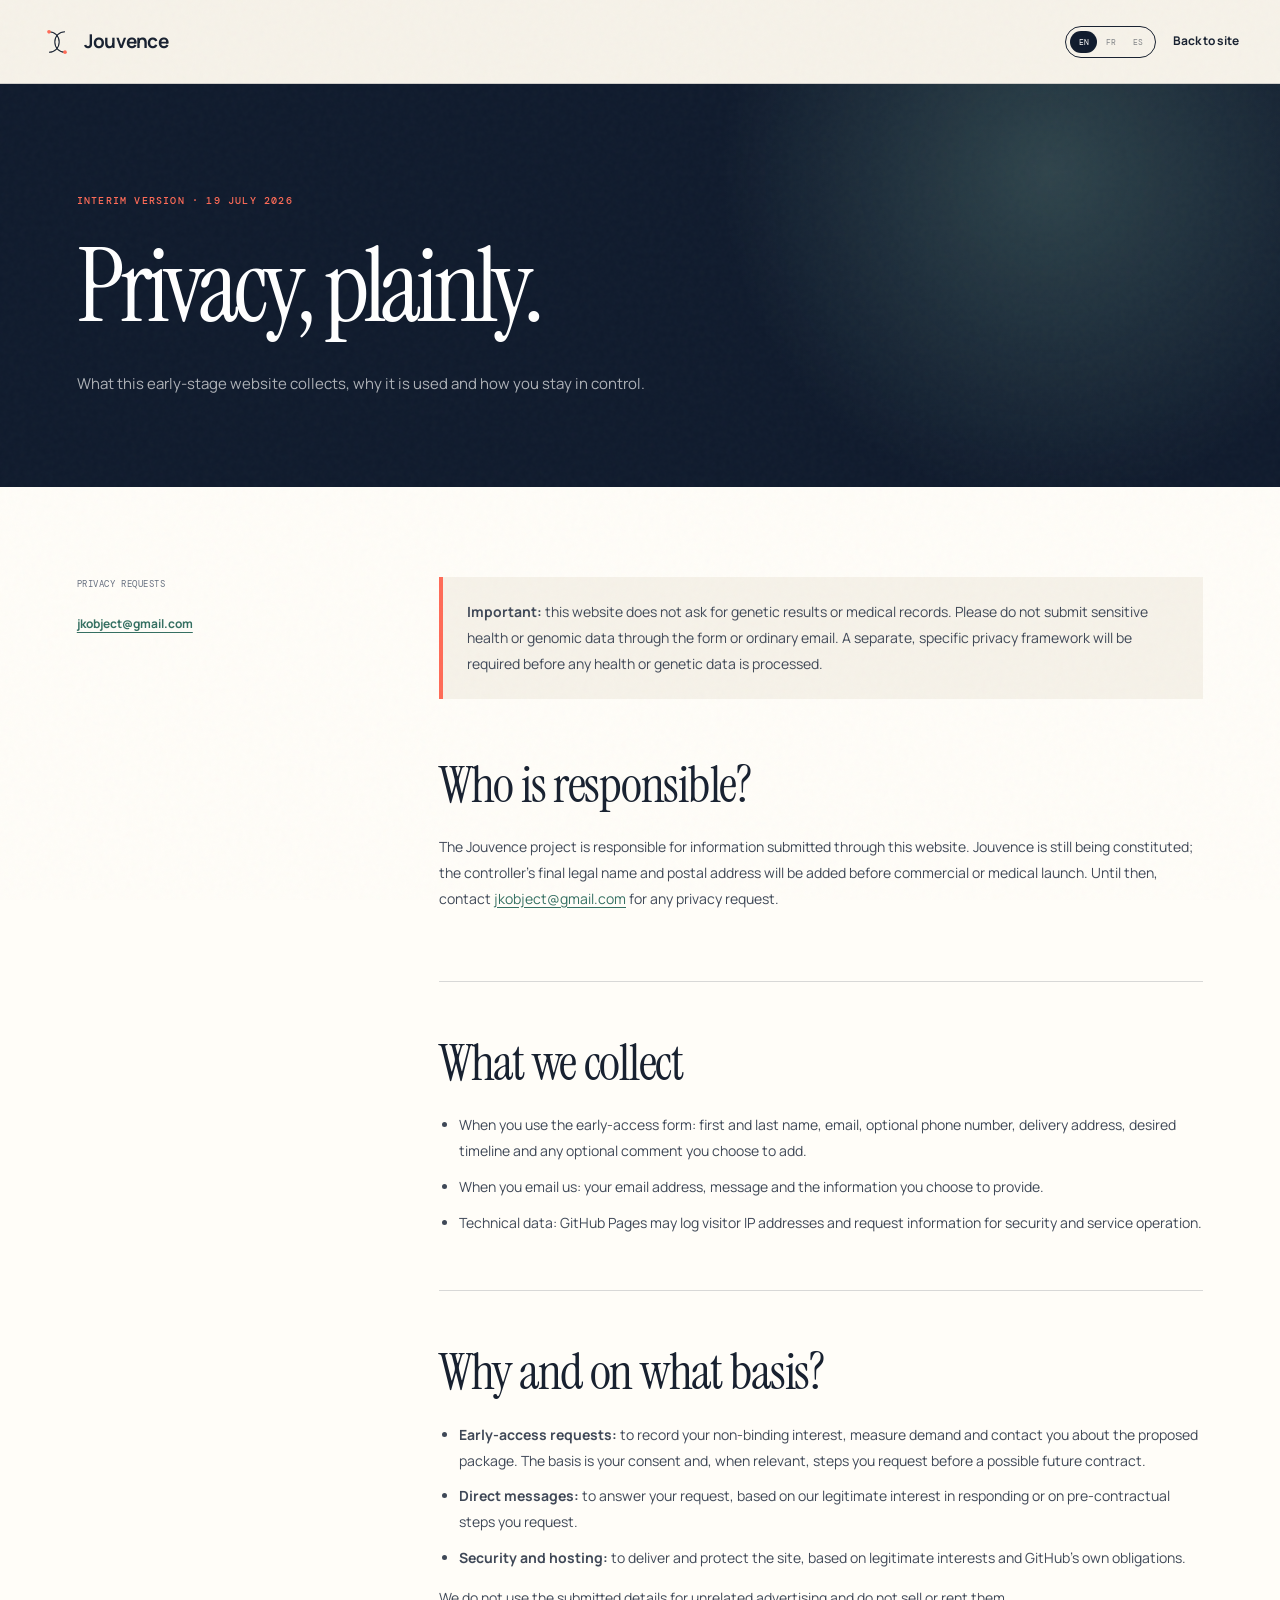
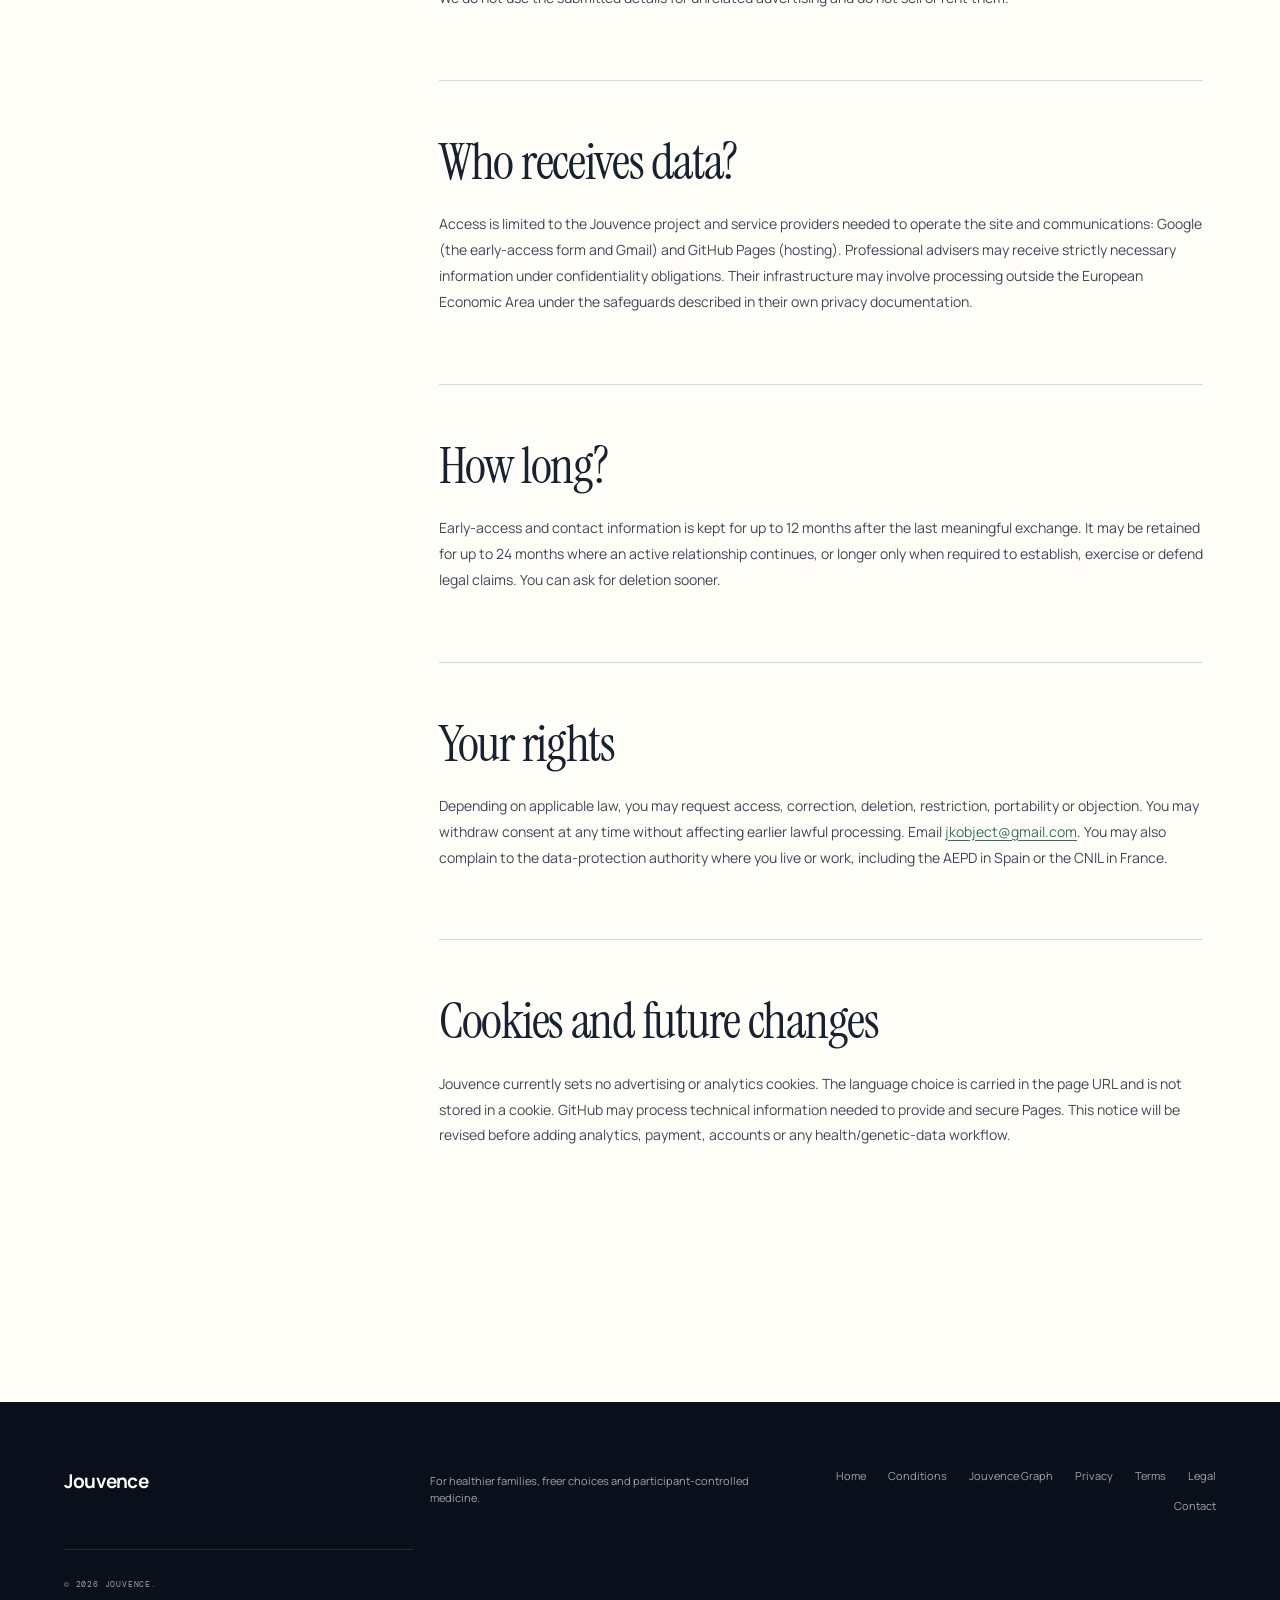
<file: privacy.html>
<!doctype html>
<html lang="en">
  <head>
    <meta charset="UTF-8" />
    <meta name="viewport" content="width=device-width, initial-scale=1.0" />
    <meta name="description" content="How Jouvence handles personal data on this website." />
    <meta name="theme-color" content="#101b2d" />
    <meta property="og:type" content="website" />
    <meta property="og:site_name" content="Jouvence" />
    <meta property="og:url" content="https://jouvence.tech/privacy.html" />
    <meta property="og:title" content="Privacy notice — Jouvence" />
    <meta property="og:description" content="How Jouvence handles personal data on this website." />
    <meta property="og:image" content="https://jouvence.tech/assets/social/jouvence-social-card.png" />
    <meta name="twitter:card" content="summary_large_image" />
    <meta name="twitter:image" content="https://jouvence.tech/assets/social/jouvence-social-card.png" />
    <link rel="canonical" href="https://jouvence.tech/privacy.html" />
    <link rel="icon" href="favicon.svg" type="image/svg+xml" />
    <link rel="apple-touch-icon" href="apple-touch-icon.png" />
    <link rel="manifest" href="site.webmanifest" />
    <title>Privacy notice — Jouvence</title>
    <link rel="stylesheet" href="styles.css" /><link rel="stylesheet" href="legal.css" />
  </head>
  <body class="legal-page" data-page="privacy">
    <div class="page-grain" aria-hidden="true"></div>
    <header class="site-header legal-header" data-header>
      <a class="brand" href="index.html" aria-label="Jouvence home"><svg viewBox="0 0 44 44" aria-hidden="true"><path d="M11 8c8 0 14 6 14 14s-6 14-14 14"/><path d="M33 8c-8 0-14 6-14 14s6 14 14 14"/><circle cx="11" cy="8" r="2.5"/><circle cx="33" cy="36" r="2.5"/></svg><span>Jouvence</span></a>
      <div class="header-actions"><div class="language-switcher" aria-label="Language"><a href="?lang=en" data-lang-option="en">EN</a><a href="?lang=fr" data-lang-option="fr">FR</a><a href="?lang=es" data-lang-option="es">ES</a></div><a class="legal-back" href="index.html">Back to site</a></div>
    </header>
    <main class="legal-main">
      <section class="legal-hero"><p class="legal-kicker">Interim version · 19 July 2026</p><h1>Privacy, plainly.</h1><p>What this early-stage website collects, why it is used and how you stay in control.</p></section>
      <div class="legal-layout">
        <aside class="legal-aside"><p>Privacy requests</p><a href="mailto:jkobject@gmail.com">jkobject@gmail.com</a></aside>
        <div class="legal-content">
          <article data-lang-content="en">
            <p class="legal-banner"><strong>Important:</strong> this website does not ask for genetic results or medical records. Please do not submit sensitive health or genomic data through the form or ordinary email. A separate, specific privacy framework will be required before any health or genetic data is processed.</p>
            <section><h2>Who is responsible?</h2><p>The Jouvence project is responsible for information submitted through this website. Jouvence is still being constituted; the controller’s final legal name and postal address will be added before commercial or medical launch. Until then, contact <a href="mailto:jkobject@gmail.com">jkobject@gmail.com</a> for any privacy request.</p></section>
            <section><h2>What we collect</h2><ul><li>When you use the early-access form: first and last name, email, optional phone number, delivery address, desired timeline and any optional comment you choose to add.</li><li>When you email us: your email address, message and the information you choose to provide.</li><li>Technical data: GitHub Pages may log visitor IP addresses and request information for security and service operation.</li></ul></section>
            <section><h2>Why and on what basis?</h2><ul><li><strong>Early-access requests:</strong> to record your non-binding interest, measure demand and contact you about the proposed package. The basis is your consent and, when relevant, steps you request before a possible future contract.</li><li><strong>Direct messages:</strong> to answer your request, based on our legitimate interest in responding or on pre-contractual steps you request.</li><li><strong>Security and hosting:</strong> to deliver and protect the site, based on legitimate interests and GitHub’s own obligations.</li></ul><p>We do not use the submitted details for unrelated advertising and do not sell or rent them.</p></section>
            <section><h2>Who receives data?</h2><p>Access is limited to the Jouvence project and service providers needed to operate the site and communications: Google (the early-access form and Gmail) and GitHub Pages (hosting). Professional advisers may receive strictly necessary information under confidentiality obligations. Their infrastructure may involve processing outside the European Economic Area under the safeguards described in their own privacy documentation.</p></section>
            <section><h2>How long?</h2><p>Early-access and contact information is kept for up to 12 months after the last meaningful exchange. It may be retained for up to 24 months where an active relationship continues, or longer only when required to establish, exercise or defend legal claims. You can ask for deletion sooner.</p></section>
            <section><h2>Your rights</h2><p>Depending on applicable law, you may request access, correction, deletion, restriction, portability or objection. You may withdraw consent at any time without affecting earlier lawful processing. Email <a href="mailto:jkobject@gmail.com">jkobject@gmail.com</a>. You may also complain to the data-protection authority where you live or work, including the AEPD in Spain or the CNIL in France.</p></section>
            <section><h2>Cookies and future changes</h2><p>Jouvence currently sets no advertising or analytics cookies. The language choice is carried in the page URL and is not stored in a cookie. GitHub may process technical information needed to provide and secure Pages. This notice will be revised before adding analytics, payment, accounts or any health/genetic-data workflow.</p></section>
          </article>
          <article data-lang-content="fr" hidden>
            <p class="legal-banner"><strong>Important :</strong> ce site ne demande ni résultat génétique ni dossier médical. Ne transmettez aucune donnée de santé ou génomique sensible dans le formulaire ou par e-mail ordinaire. Un cadre de confidentialité distinct et spécifique sera nécessaire avant tout traitement de données de santé ou génétiques.</p>
            <section><h2>Qui est responsable ?</h2><p>Le projet Jouvence est responsable des informations transmises via ce site. Jouvence est encore en cours de constitution ; la dénomination juridique et l’adresse postale définitives du responsable seront ajoutées avant tout lancement commercial ou médical. D’ici là, adressez toute demande à <a href="mailto:jkobject@gmail.com">jkobject@gmail.com</a>.</p></section>
            <section><h2>Données collectées</h2><ul><li>Formulaire d’accès anticipé : nom, prénom, e-mail, téléphone facultatif, adresse de livraison, calendrier souhaité et éventuel commentaire facultatif.</li><li>E-mail : votre adresse, votre message et les informations que vous choisissez de communiquer.</li><li>Données techniques : GitHub Pages peut journaliser l’adresse IP des visiteurs et des informations de requête pour la sécurité et le fonctionnement du service.</li></ul></section>
            <section><h2>Finalités et bases légales</h2><ul><li><strong>Accès anticipé :</strong> enregistrer votre intérêt sans engagement, mesurer la demande et vous contacter à propos de l’offre envisagée. Le traitement repose sur votre consentement et, le cas échéant, sur les démarches précontractuelles que vous demandez.</li><li><strong>Messages directs :</strong> répondre à votre demande, sur la base de notre intérêt légitime à vous répondre ou des démarches précontractuelles sollicitées.</li><li><strong>Sécurité et hébergement :</strong> fournir et protéger le site, sur la base d’intérêts légitimes et des propres obligations de GitHub.</li></ul><p>Nous n’utilisons pas ces coordonnées pour de la publicité sans rapport et nous ne les vendons ni ne les louons.</p></section>
            <section><h2>Destinataires</h2><p>L’accès est limité au projet Jouvence et aux prestataires nécessaires au site et aux communications : Google (formulaire d’accès anticipé et Gmail) et GitHub Pages (hébergement). Des conseils professionnels peuvent recevoir les seules informations nécessaires, sous obligation de confidentialité. Leurs infrastructures peuvent impliquer des traitements hors de l’Espace économique européen selon les garanties décrites dans leurs propres politiques.</p></section>
            <section><h2>Durée de conservation</h2><p>Les informations d’accès anticipé et de contact sont conservées jusqu’à 12 mois après le dernier échange significatif. Elles peuvent l’être jusqu’à 24 mois si une relation active se poursuit, ou plus longtemps uniquement pour constater, exercer ou défendre des droits en justice. Vous pouvez demander leur suppression plus tôt.</p></section>
            <section><h2>Vos droits</h2><p>Selon la loi applicable, vous pouvez demander l’accès, la rectification, l’effacement, la limitation, la portabilité ou vous opposer au traitement. Vous pouvez retirer votre consentement à tout moment, sans remettre en cause les traitements antérieurs licites. Écrivez à <a href="mailto:jkobject@gmail.com">jkobject@gmail.com</a>. Vous pouvez aussi saisir l’autorité de protection des données de votre lieu de résidence ou de travail, notamment la CNIL en France ou l’AEPD en Espagne.</p></section>
            <section><h2>Cookies et évolutions</h2><p>Jouvence ne dépose actuellement aucun cookie publicitaire ou de mesure d’audience. La langue choisie figure dans l’URL et n’est pas stockée dans un cookie. GitHub peut traiter les informations techniques nécessaires à la fourniture et à la sécurisation de Pages. Cette politique sera révisée avant l’ajout d’outils d’analyse, de paiements, de comptes ou de tout parcours impliquant des données de santé ou génétiques.</p></section>
          </article>
          <article data-lang-content="es" hidden>
            <p class="legal-banner"><strong>Importante:</strong> este sitio no solicita resultados genéticos ni historiales médicos. No envíes datos genómicos o de salud sensibles mediante el formulario o por correo electrónico ordinario. Será necesario un marco de privacidad independiente y específico antes de tratar cualquier dato genético o de salud.</p>
            <section><h2>¿Quién es responsable?</h2><p>El proyecto Jouvence es responsable de la información enviada mediante este sitio. Jouvence aún se está constituyendo; la denominación jurídica y dirección postal definitivas del responsable se añadirán antes del lanzamiento comercial o médico. Mientras tanto, envía cualquier solicitud a <a href="mailto:jkobject@gmail.com">jkobject@gmail.com</a>.</p></section>
            <section><h2>Datos que recogemos</h2><ul><li>Formulario de acceso anticipado: nombre y apellidos, correo electrónico, teléfono opcional, dirección de entrega, plazo deseado y cualquier comentario opcional.</li><li>Correo electrónico: tu dirección, mensaje y la información que decidas facilitar.</li><li>Datos técnicos: GitHub Pages puede registrar direcciones IP e información de las solicitudes para la seguridad y el funcionamiento del servicio.</li></ul></section>
            <section><h2>Finalidades y bases jurídicas</h2><ul><li><strong>Acceso anticipado:</strong> registrar tu interés no vinculante, medir la demanda y contactarte sobre el paquete propuesto. La base es tu consentimiento y, cuando proceda, las medidas precontractuales que solicites.</li><li><strong>Mensajes directos:</strong> responder a tu solicitud, sobre la base de nuestro interés legítimo en contestar o de las medidas precontractuales solicitadas.</li><li><strong>Seguridad y alojamiento:</strong> prestar y proteger el sitio, sobre la base de intereses legítimos y las propias obligaciones de GitHub.</li></ul><p>No utilizamos estos datos para publicidad no relacionada y no los vendemos ni alquilamos.</p></section>
            <section><h2>Destinatarios</h2><p>El acceso se limita al proyecto Jouvence y a los proveedores necesarios para operar el sitio y las comunicaciones: Google (formulario de acceso anticipado y Gmail) y GitHub Pages (alojamiento). Los asesores profesionales podrán recibir únicamente información necesaria, sujetos a confidencialidad. Sus infraestructuras pueden implicar tratamiento fuera del Espacio Económico Europeo conforme a las garantías descritas en sus propias políticas.</p></section>
            <section><h2>Conservación</h2><p>Los datos de acceso anticipado y contacto se conservan hasta 12 meses después del último intercambio significativo. Podrán conservarse hasta 24 meses mientras exista una relación activa, o más tiempo únicamente cuando sea necesario para formular, ejercer o defender reclamaciones. Puedes solicitar antes su eliminación.</p></section>
            <section><h2>Tus derechos</h2><p>Según la legislación aplicable, puedes solicitar acceso, rectificación, supresión, limitación, portabilidad u oposición. Puedes retirar tu consentimiento en cualquier momento sin afectar al tratamiento lícito anterior. Escribe a <a href="mailto:jkobject@gmail.com">jkobject@gmail.com</a>. También puedes reclamar ante la autoridad de protección de datos de tu residencia o trabajo, incluida la AEPD en España o la CNIL en Francia.</p></section>
            <section><h2>Cookies y cambios futuros</h2><p>Jouvence no instala actualmente cookies publicitarias ni analíticas. El idioma se mantiene en la URL y no se guarda en una cookie. GitHub puede tratar información técnica necesaria para prestar y proteger Pages. Esta política se revisará antes de añadir analítica, pagos, cuentas o cualquier proceso con datos genéticos o de salud.</p></section>
          </article>
        </div>
      </div>
    </main>
    <footer class="site-footer"><a class="brand footer-brand" href="index.html"><span>Jouvence</span></a><p>For healthier families, freer choices and participant-controlled medicine.</p><div class="footer-links"><a href="index.html">Home</a><a href="diseases.html">Conditions</a><a href="https://www.jkobject.com/jouvence-graph/" target="_blank" rel="noopener">Jouvence Graph</a><a href="privacy.html">Privacy</a><a href="terms.html">Terms</a><a href="legal.html">Legal</a><a href="mailto:jkobject@gmail.com">Contact</a></div><p class="copyright">© <span data-year></span> Jouvence.</p></footer>
    <script src="i18n.js"></script><script src="script.js"></script>
  </body>
</html>
</file>
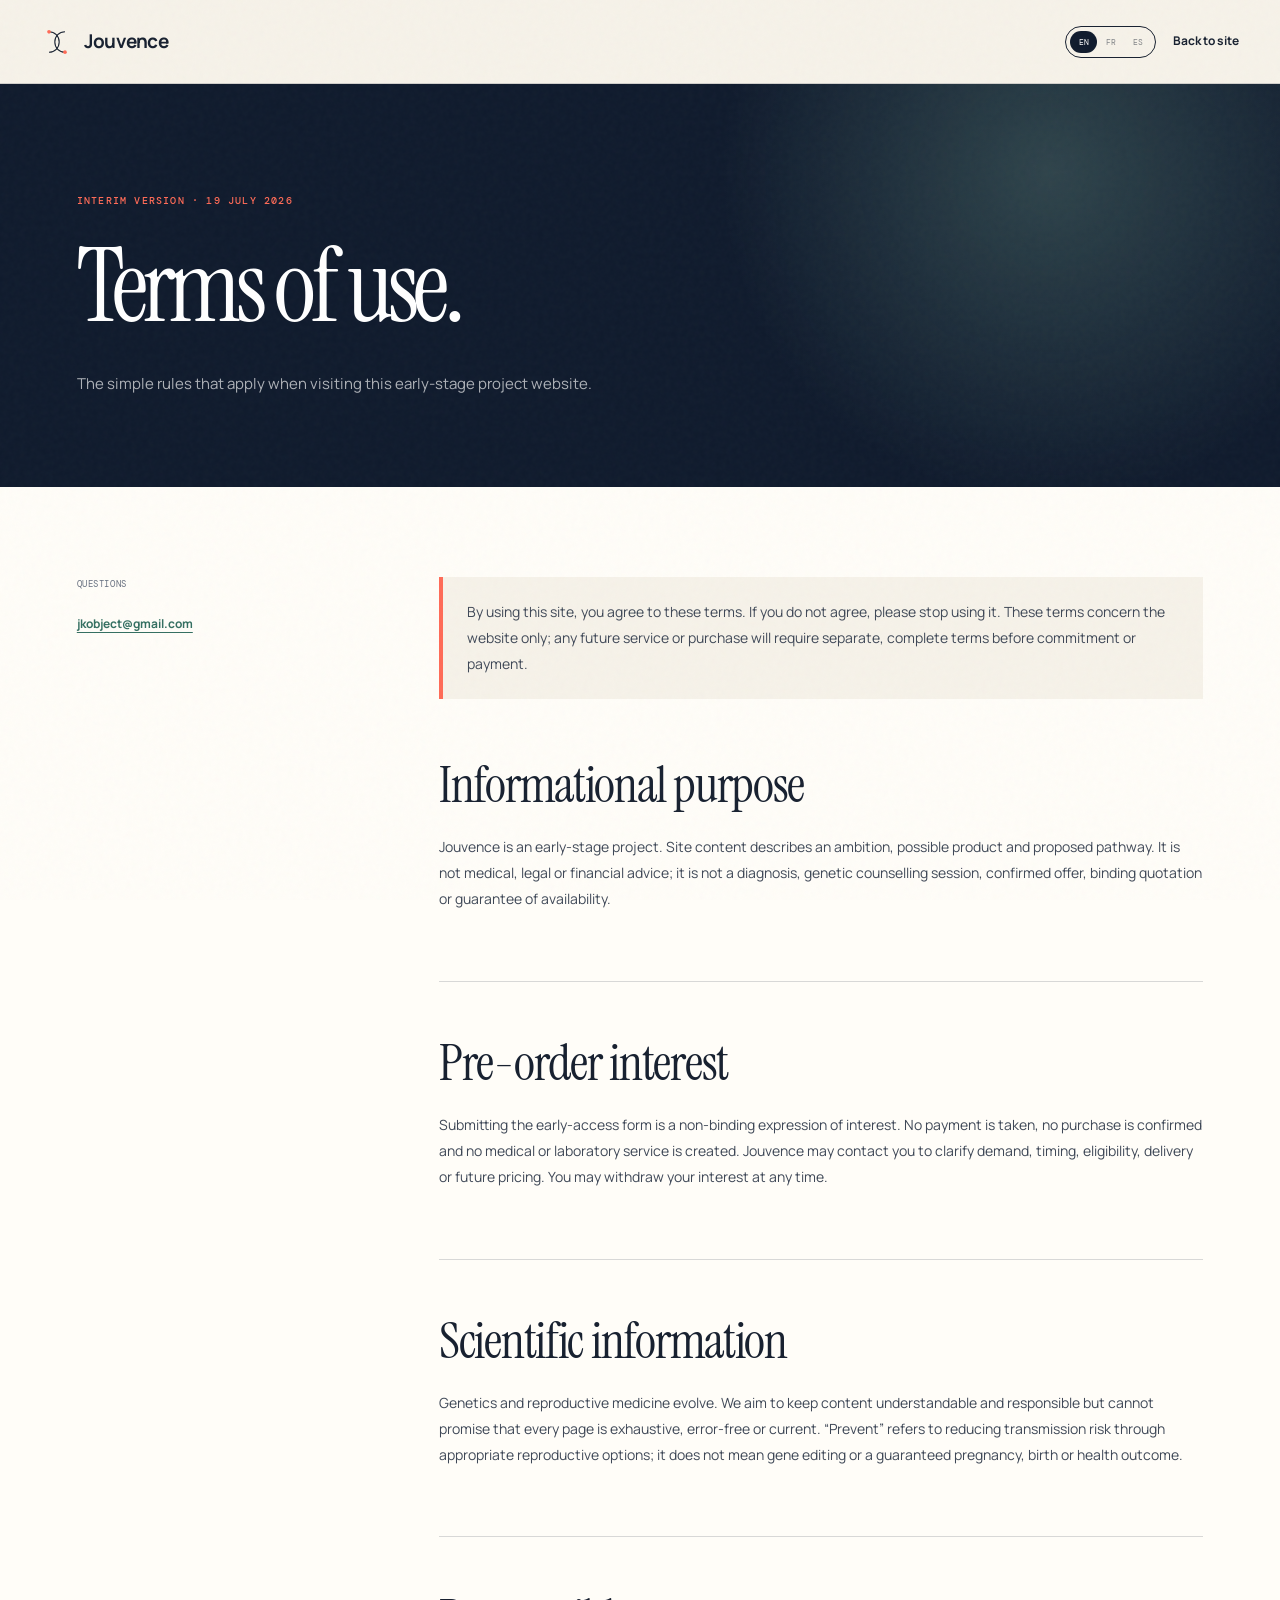
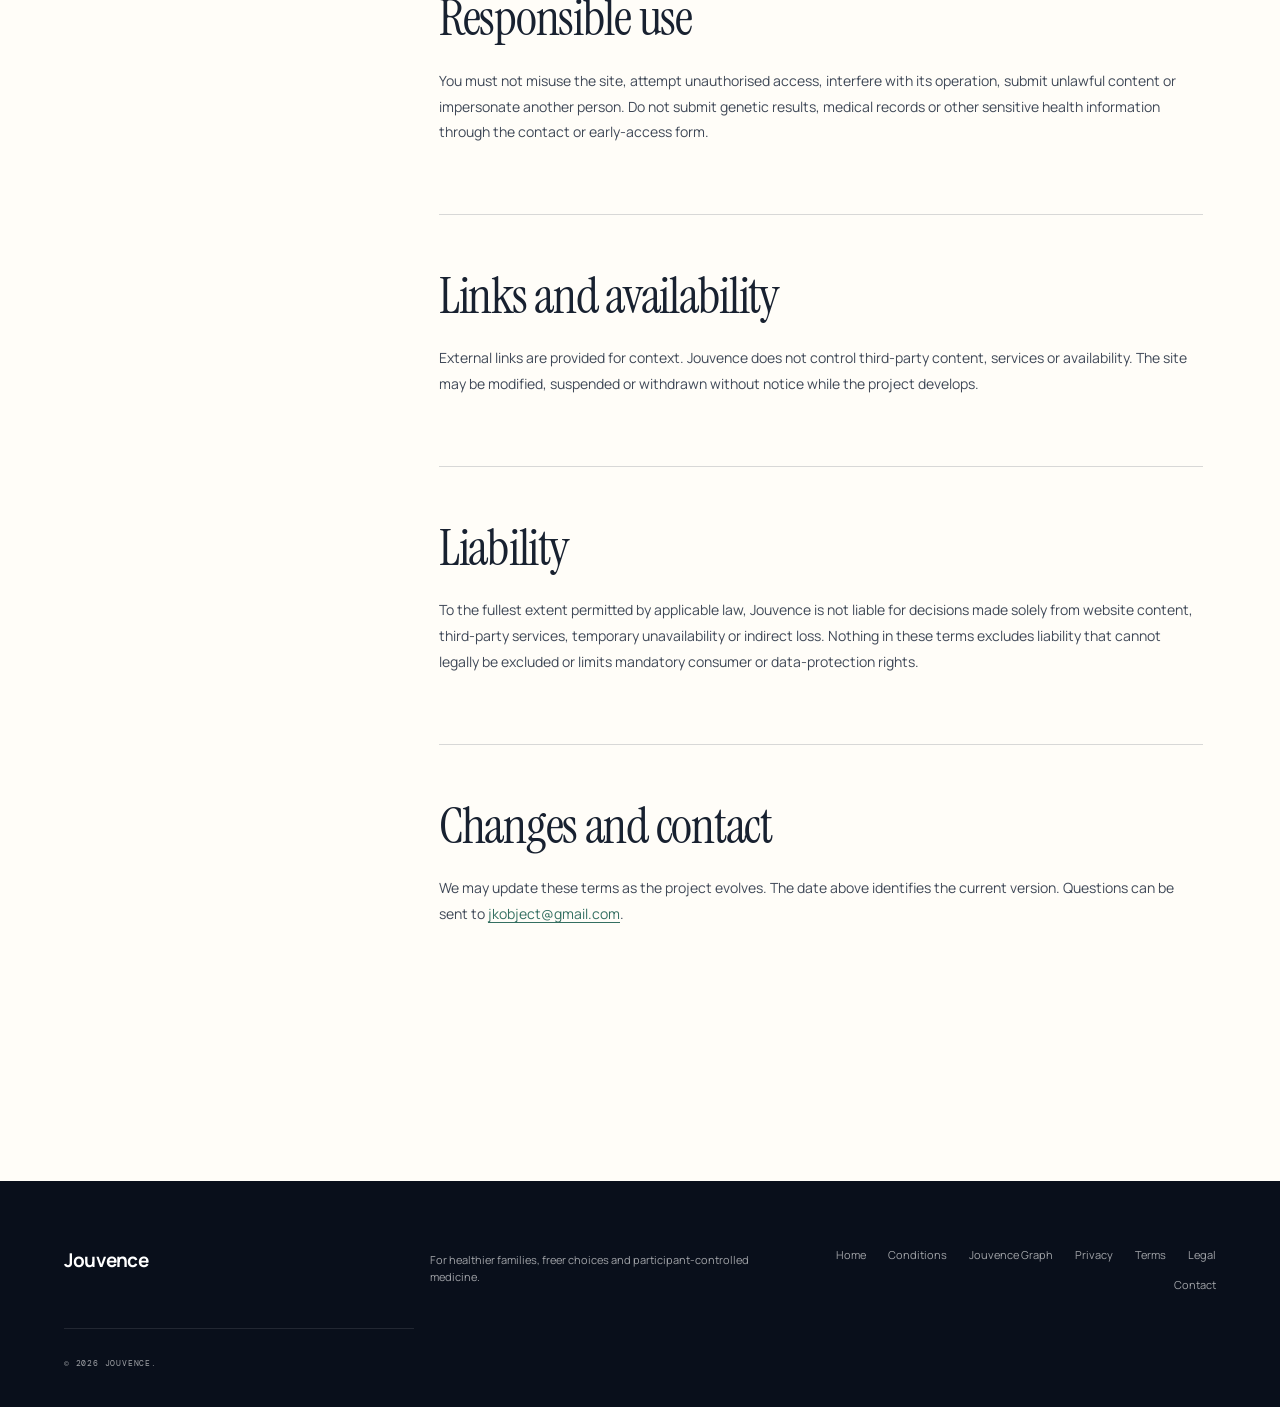
<file: terms.html>
<!doctype html>
<html lang="en">
  <head>
    <meta charset="UTF-8" />
    <meta name="viewport" content="width=device-width, initial-scale=1.0" />
    <meta name="description" content="Terms governing use of the Jouvence website." />
    <meta name="theme-color" content="#101b2d" />
    <meta property="og:type" content="website" />
    <meta property="og:site_name" content="Jouvence" />
    <meta property="og:url" content="https://jouvence.tech/terms.html" />
    <meta property="og:title" content="Terms of use — Jouvence" />
    <meta property="og:description" content="Terms governing use of the Jouvence website." />
    <meta property="og:image" content="https://jouvence.tech/assets/social/jouvence-social-card.png" />
    <meta name="twitter:card" content="summary_large_image" />
    <meta name="twitter:image" content="https://jouvence.tech/assets/social/jouvence-social-card.png" />
    <link rel="canonical" href="https://jouvence.tech/terms.html" />
    <link rel="icon" href="favicon.svg" type="image/svg+xml" />
    <link rel="apple-touch-icon" href="apple-touch-icon.png" />
    <link rel="manifest" href="site.webmanifest" />
    <title>Terms of use — Jouvence</title>
    <link rel="stylesheet" href="styles.css" /><link rel="stylesheet" href="legal.css" />
  </head>
  <body class="legal-page" data-page="terms">
    <div class="page-grain" aria-hidden="true"></div>
    <header class="site-header legal-header" data-header>
      <a class="brand" href="index.html" aria-label="Jouvence home"><svg viewBox="0 0 44 44" aria-hidden="true"><path d="M11 8c8 0 14 6 14 14s-6 14-14 14"/><path d="M33 8c-8 0-14 6-14 14s6 14 14 14"/><circle cx="11" cy="8" r="2.5"/><circle cx="33" cy="36" r="2.5"/></svg><span>Jouvence</span></a>
      <div class="header-actions"><div class="language-switcher" aria-label="Language"><a href="?lang=en" data-lang-option="en">EN</a><a href="?lang=fr" data-lang-option="fr">FR</a><a href="?lang=es" data-lang-option="es">ES</a></div><a class="legal-back" href="index.html">Back to site</a></div>
    </header>
    <main class="legal-main">
      <section class="legal-hero"><p class="legal-kicker">Interim version · 19 July 2026</p><h1>Terms of use.</h1><p>The simple rules that apply when visiting this early-stage project website.</p></section>
      <div class="legal-layout">
        <aside class="legal-aside"><p>Questions</p><a href="mailto:jkobject@gmail.com">jkobject@gmail.com</a></aside>
        <div class="legal-content">
          <article data-lang-content="en">
            <p class="legal-banner">By using this site, you agree to these terms. If you do not agree, please stop using it. These terms concern the website only; any future service or purchase will require separate, complete terms before commitment or payment.</p>
            <section><h2>Informational purpose</h2><p>Jouvence is an early-stage project. Site content describes an ambition, possible product and proposed pathway. It is not medical, legal or financial advice; it is not a diagnosis, genetic counselling session, confirmed offer, binding quotation or guarantee of availability.</p></section>
            <section><h2>Pre-order interest</h2><p>Submitting the early-access form is a non-binding expression of interest. No payment is taken, no purchase is confirmed and no medical or laboratory service is created. Jouvence may contact you to clarify demand, timing, eligibility, delivery or future pricing. You may withdraw your interest at any time.</p></section>
            <section><h2>Scientific information</h2><p>Genetics and reproductive medicine evolve. We aim to keep content understandable and responsible but cannot promise that every page is exhaustive, error-free or current. “Prevent” refers to reducing transmission risk through appropriate reproductive options; it does not mean gene editing or a guaranteed pregnancy, birth or health outcome.</p></section>
            <section><h2>Responsible use</h2><p>You must not misuse the site, attempt unauthorised access, interfere with its operation, submit unlawful content or impersonate another person. Do not submit genetic results, medical records or other sensitive health information through the contact or early-access form.</p></section>
            <section><h2>Links and availability</h2><p>External links are provided for context. Jouvence does not control third-party content, services or availability. The site may be modified, suspended or withdrawn without notice while the project develops.</p></section>
            <section><h2>Liability</h2><p>To the fullest extent permitted by applicable law, Jouvence is not liable for decisions made solely from website content, third-party services, temporary unavailability or indirect loss. Nothing in these terms excludes liability that cannot legally be excluded or limits mandatory consumer or data-protection rights.</p></section>
            <section><h2>Changes and contact</h2><p>We may update these terms as the project evolves. The date above identifies the current version. Questions can be sent to <a href="mailto:jkobject@gmail.com">jkobject@gmail.com</a>.</p></section>
          </article>
          <article data-lang-content="fr" hidden>
            <p class="legal-banner">En utilisant ce site, vous acceptez les présentes conditions. Si vous ne les acceptez pas, veuillez cesser de l’utiliser. Ces conditions concernent uniquement le site ; tout futur service ou achat fera l’objet de conditions complètes et distinctes avant tout engagement ou paiement.</p>
            <section><h2>Objet informatif</h2><p>Jouvence est un projet en phase de création. Le contenu du site décrit une ambition, un produit possible et un parcours envisagé. Il ne constitue ni un conseil médical, juridique ou financier, ni un diagnostic, ni une consultation de conseil génétique, ni une offre ferme, un devis contractuel ou une garantie de disponibilité.</p></section>
            <section><h2>Intérêt pour la précommande</h2><p>L’envoi du formulaire d’accès anticipé constitue une manifestation d’intérêt sans engagement. Aucun paiement n’est prélevé, aucun achat n’est confirmé et aucun service médical ou de laboratoire n’est créé. Jouvence peut vous contacter au sujet de la demande, du calendrier, de l’éligibilité, de la livraison ou d’un futur prix. Vous pouvez retirer votre intérêt à tout moment.</p></section>
            <section><h2>Informations scientifiques</h2><p>La génétique et la médecine reproductive évoluent. Nous cherchons à proposer un contenu compréhensible et responsable, sans pouvoir garantir que chaque page soit exhaustive, exempte d’erreur ou constamment à jour. « Prévenir » désigne ici la réduction du risque de transmission grâce à des options reproductives adaptées ; il ne s’agit ni de modifier des gènes ni de garantir une grossesse, une naissance ou un résultat de santé.</p></section>
            <section><h2>Usage responsable</h2><p>Vous ne devez pas détourner le site de son usage, tenter un accès non autorisé, perturber son fonctionnement, transmettre un contenu illicite ou usurper l’identité d’autrui. Ne transmettez aucun résultat génétique, dossier médical ou autre donnée de santé sensible via le formulaire de contact ou d’accès anticipé.</p></section>
            <section><h2>Liens et disponibilité</h2><p>Les liens externes sont fournis à titre contextuel. Jouvence ne contrôle ni le contenu, ni les services, ni la disponibilité de tiers. Le site peut être modifié, suspendu ou retiré sans préavis pendant le développement du projet.</p></section>
            <section><h2>Responsabilité</h2><p>Dans les limites permises par la loi applicable, Jouvence n’est pas responsable des décisions prises sur la seule base du site, des services tiers, d’une indisponibilité temporaire ou d’un dommage indirect. Aucune clause n’exclut une responsabilité qui ne peut légalement l’être ni ne limite les droits impératifs des consommateurs ou relatifs aux données personnelles.</p></section>
            <section><h2>Modifications et contact</h2><p>Ces conditions peuvent évoluer avec le projet. La date ci-dessus identifie la version en vigueur. Toute question peut être adressée à <a href="mailto:jkobject@gmail.com">jkobject@gmail.com</a>.</p></section>
          </article>
          <article data-lang-content="es" hidden>
            <p class="legal-banner">Al utilizar este sitio aceptas estas condiciones. Si no estás de acuerdo, deja de utilizarlo. Estas condiciones solo se refieren al sitio web; cualquier servicio o compra futuros tendrá condiciones completas e independientes antes de cualquier compromiso o pago.</p>
            <section><h2>Finalidad informativa</h2><p>Jouvence es un proyecto en fase inicial. El contenido describe una ambición, un posible producto y un recorrido propuesto. No constituye asesoramiento médico, jurídico o financiero; tampoco es un diagnóstico, una consulta de consejo genético, una oferta confirmada, un presupuesto vinculante ni una garantía de disponibilidad.</p></section>
            <section><h2>Interés de prepedido</h2><p>Enviar el formulario de acceso anticipado es una manifestación de interés no vinculante. No se realiza ningún cobro, no se confirma ninguna compra ni se crea un servicio médico o de laboratorio. Jouvence podrá contactarte para aclarar la demanda, los plazos, la elegibilidad, la entrega o futuros precios. Puedes retirar tu interés en cualquier momento.</p></section>
            <section><h2>Información científica</h2><p>La genética y la medicina reproductiva evolucionan. Procuramos que el contenido sea comprensible y responsable, pero no podemos garantizar que cada página sea exhaustiva, esté libre de errores o siempre actualizada. «Prevenir» se refiere a reducir el riesgo de transmisión mediante opciones reproductivas adecuadas; no significa edición genética ni garantiza embarazo, nacimiento o resultado de salud.</p></section>
            <section><h2>Uso responsable</h2><p>No debes utilizar indebidamente el sitio, intentar acceder sin autorización, interferir en su funcionamiento, enviar contenido ilícito ni suplantar a otra persona. No envíes resultados genéticos, historiales médicos ni otros datos de salud sensibles mediante los formularios de contacto o acceso anticipado.</p></section>
            <section><h2>Enlaces y disponibilidad</h2><p>Los enlaces externos se ofrecen como contexto. Jouvence no controla el contenido, los servicios ni la disponibilidad de terceros. El sitio puede modificarse, suspenderse o retirarse sin aviso mientras se desarrolla el proyecto.</p></section>
            <section><h2>Responsabilidad</h2><p>En la máxima medida permitida por la ley aplicable, Jouvence no responde por decisiones basadas únicamente en el contenido del sitio, servicios de terceros, indisponibilidad temporal o daños indirectos. Nada de lo aquí previsto excluye responsabilidades que legalmente no puedan excluirse ni limita derechos imperativos de consumo o protección de datos.</p></section>
            <section><h2>Cambios y contacto</h2><p>Podemos actualizar estas condiciones a medida que evolucione el proyecto. La fecha superior identifica la versión vigente. Envía tus preguntas a <a href="mailto:jkobject@gmail.com">jkobject@gmail.com</a>.</p></section>
          </article>
        </div>
      </div>
    </main>
    <footer class="site-footer"><a class="brand footer-brand" href="index.html"><span>Jouvence</span></a><p>For healthier families, freer choices and participant-controlled medicine.</p><div class="footer-links"><a href="index.html">Home</a><a href="diseases.html">Conditions</a><a href="https://www.jkobject.com/jouvence-graph/" target="_blank" rel="noopener">Jouvence Graph</a><a href="privacy.html">Privacy</a><a href="terms.html">Terms</a><a href="legal.html">Legal</a><a href="mailto:jkobject@gmail.com">Contact</a></div><p class="copyright">© <span data-year></span> Jouvence.</p></footer>
    <script src="i18n.js"></script><script src="script.js"></script>
  </body>
</html>
</file>
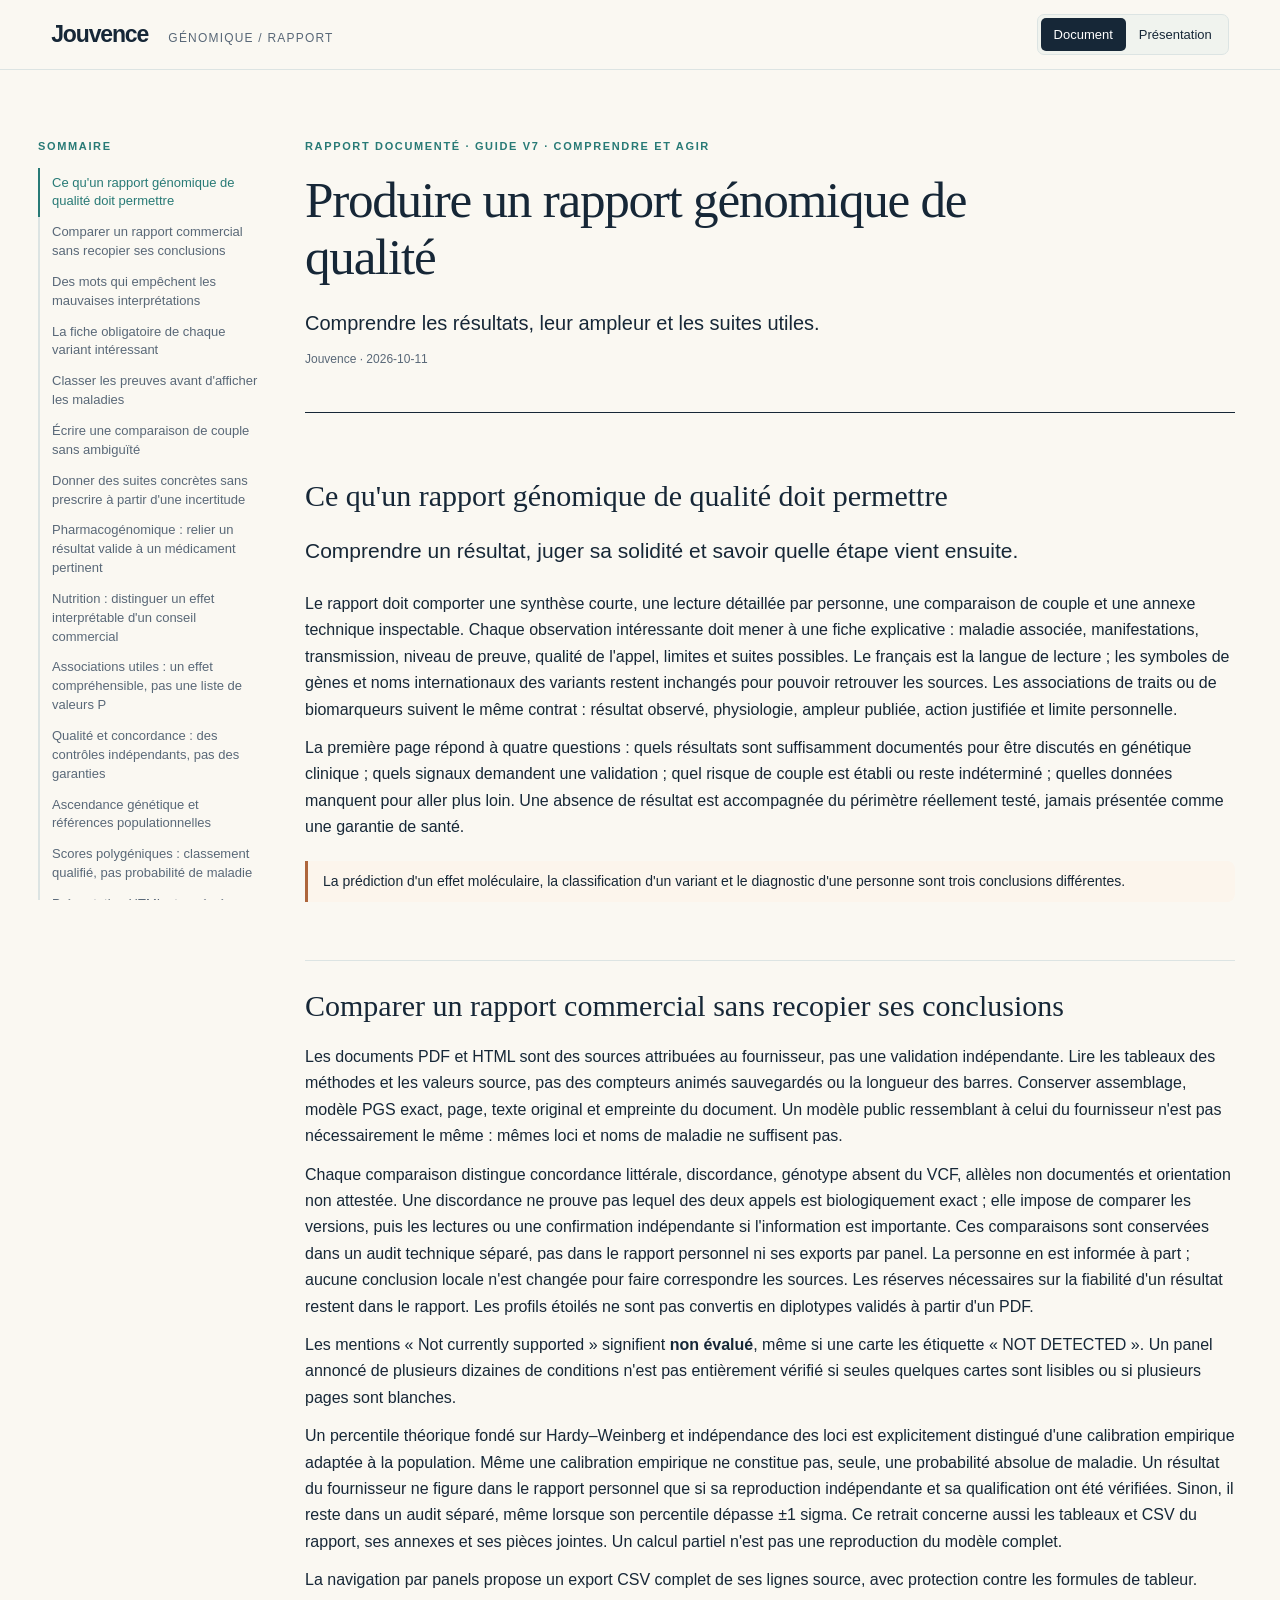
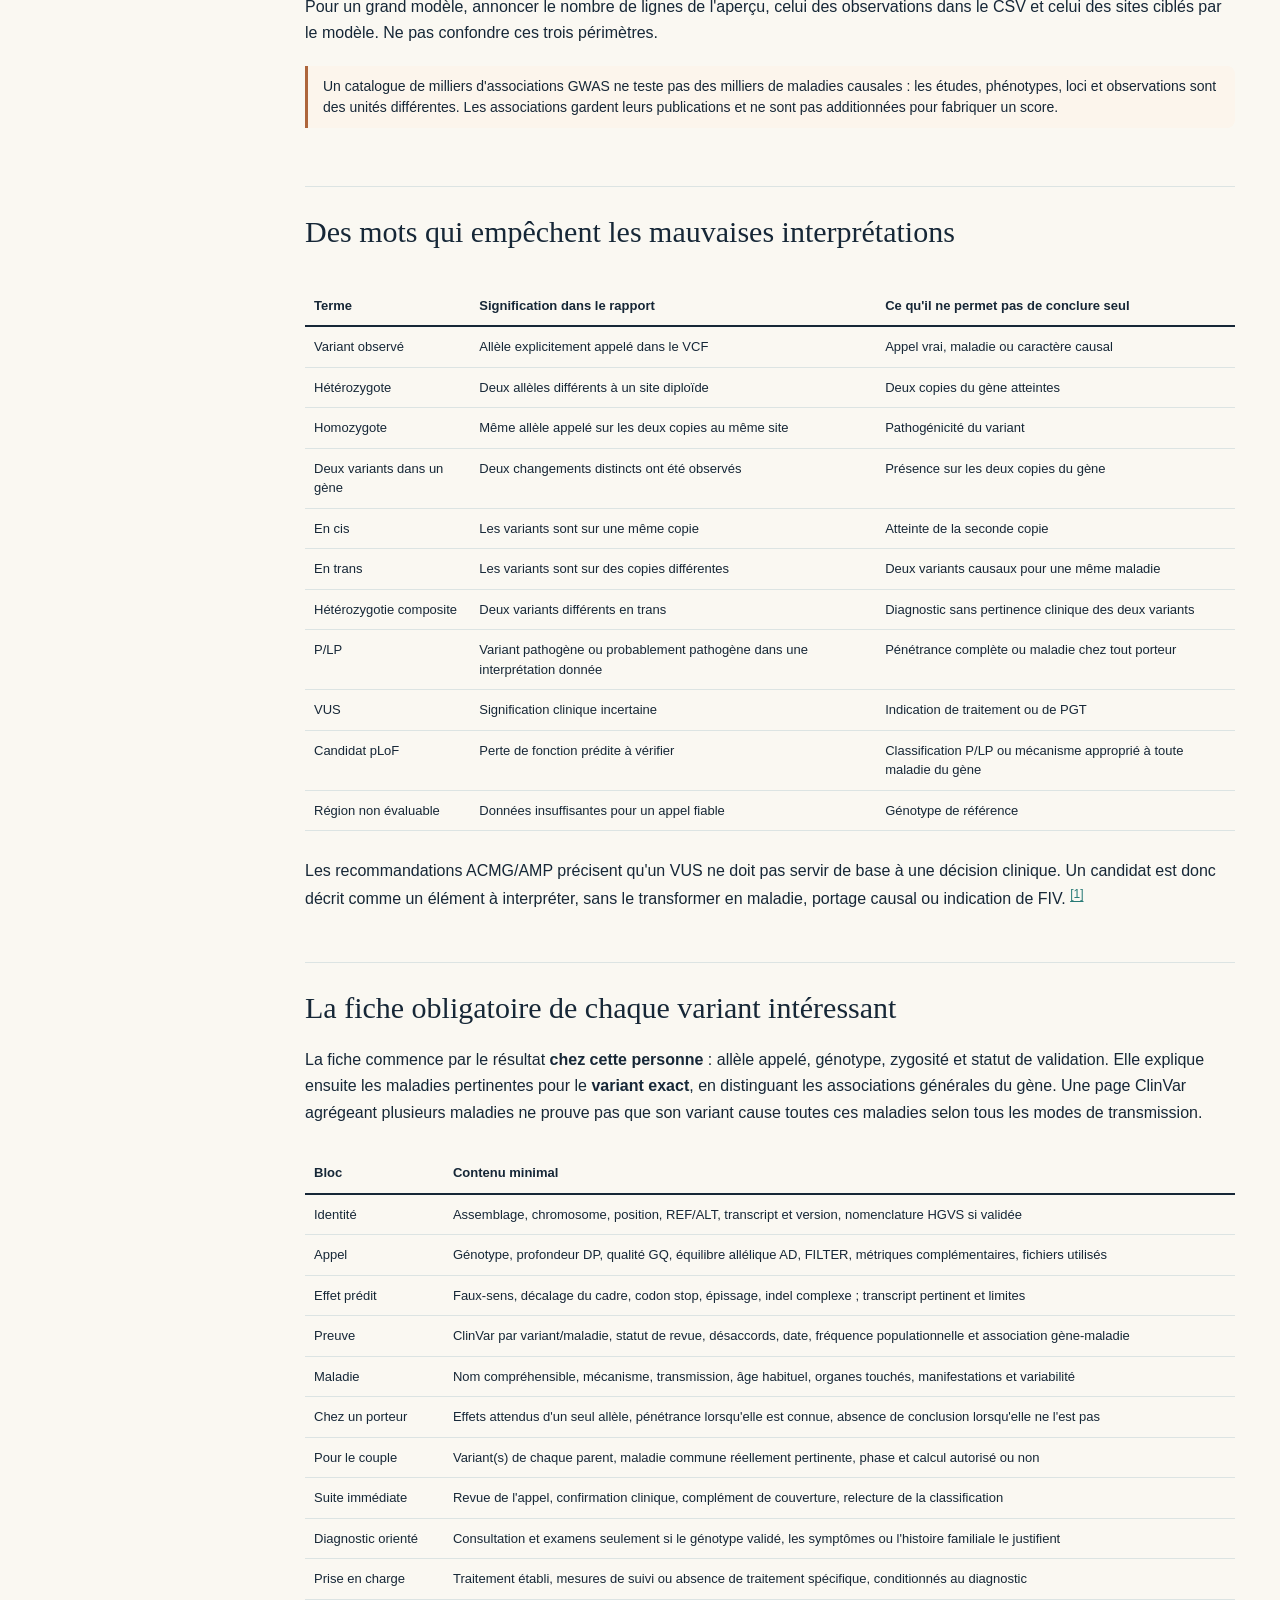
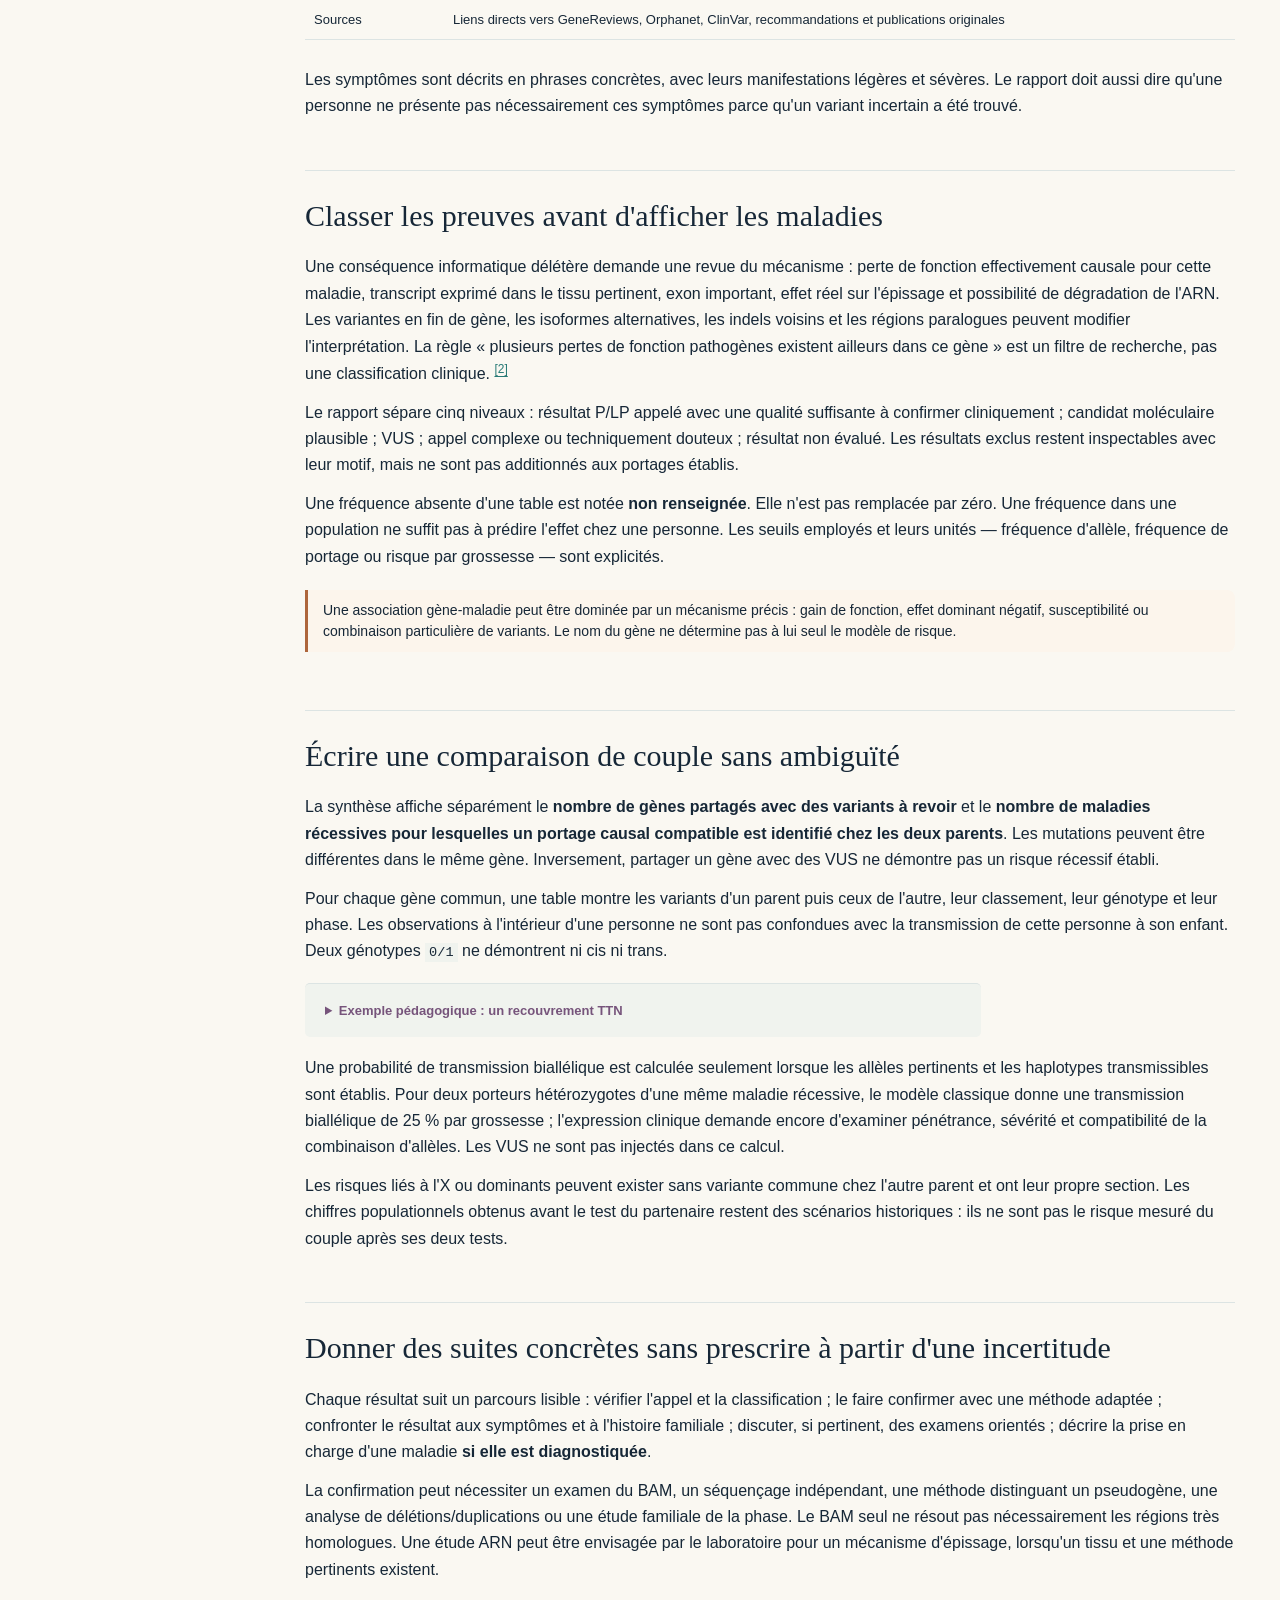
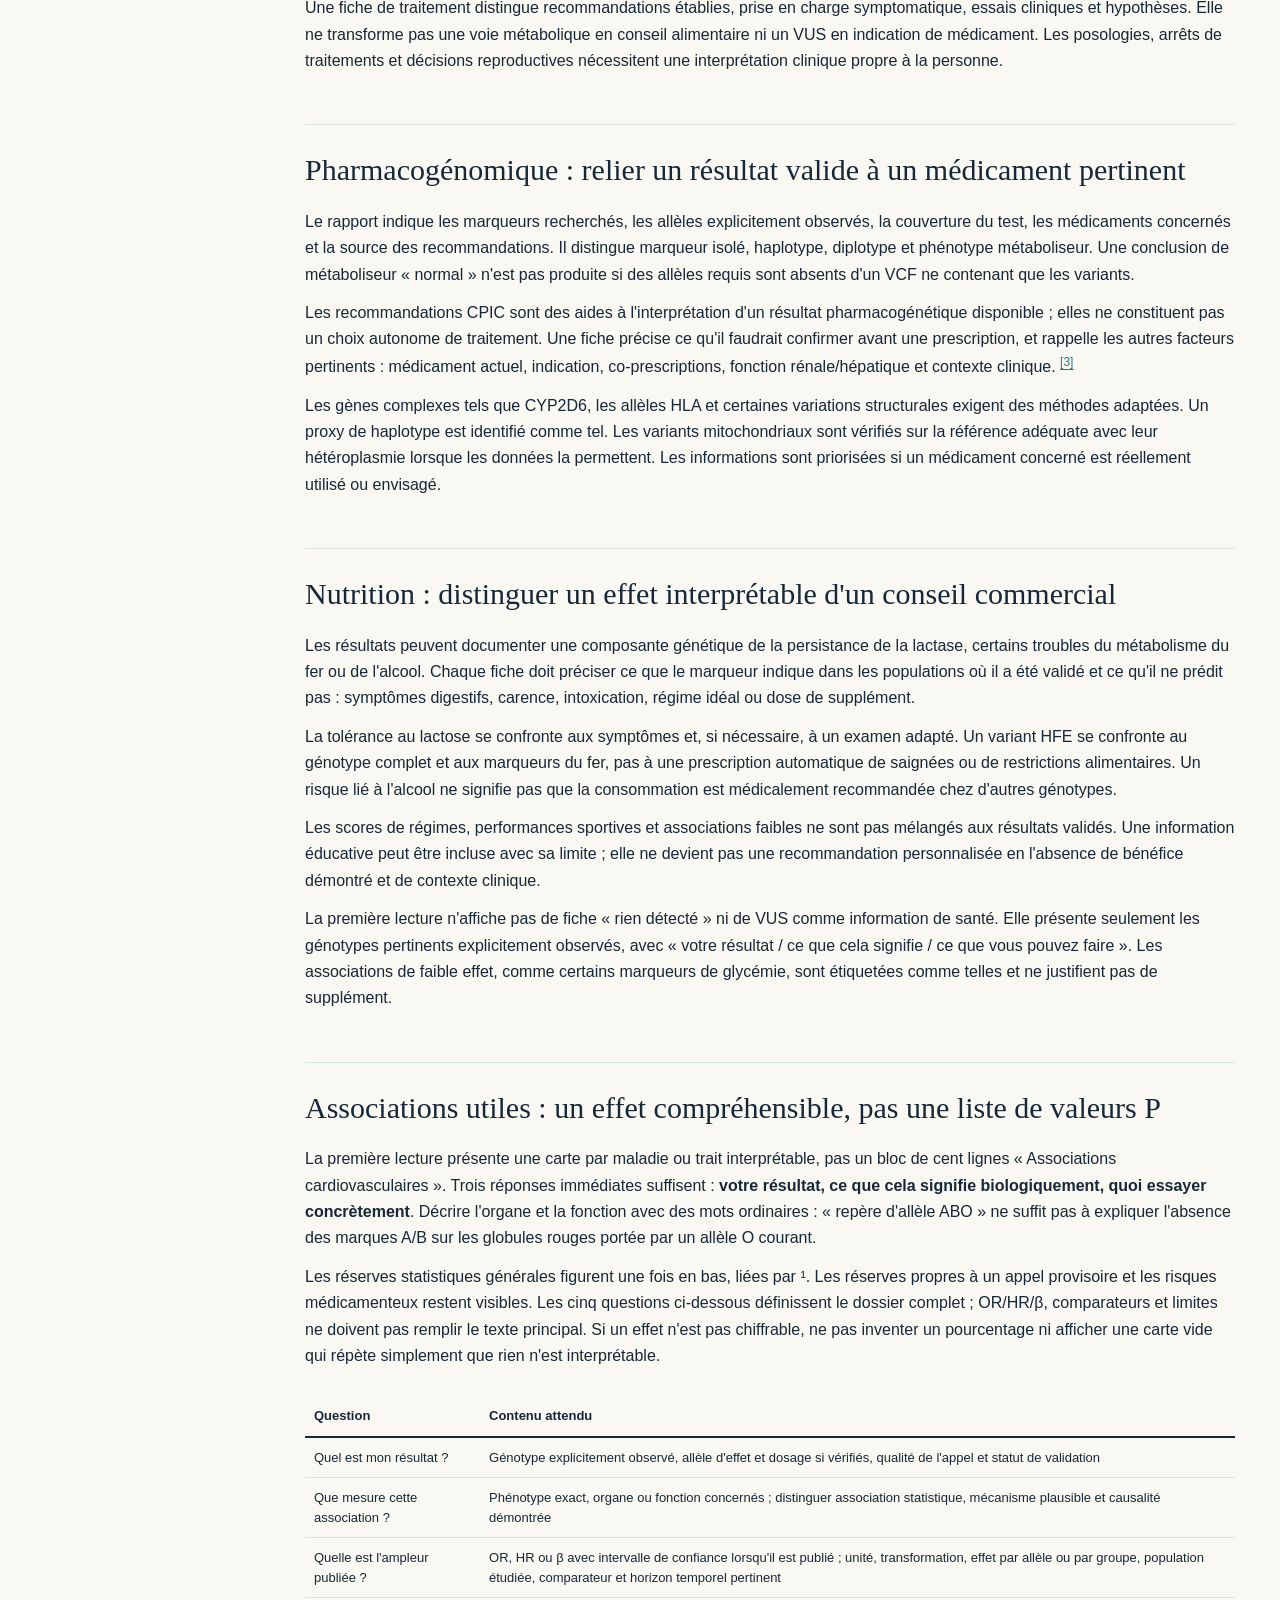
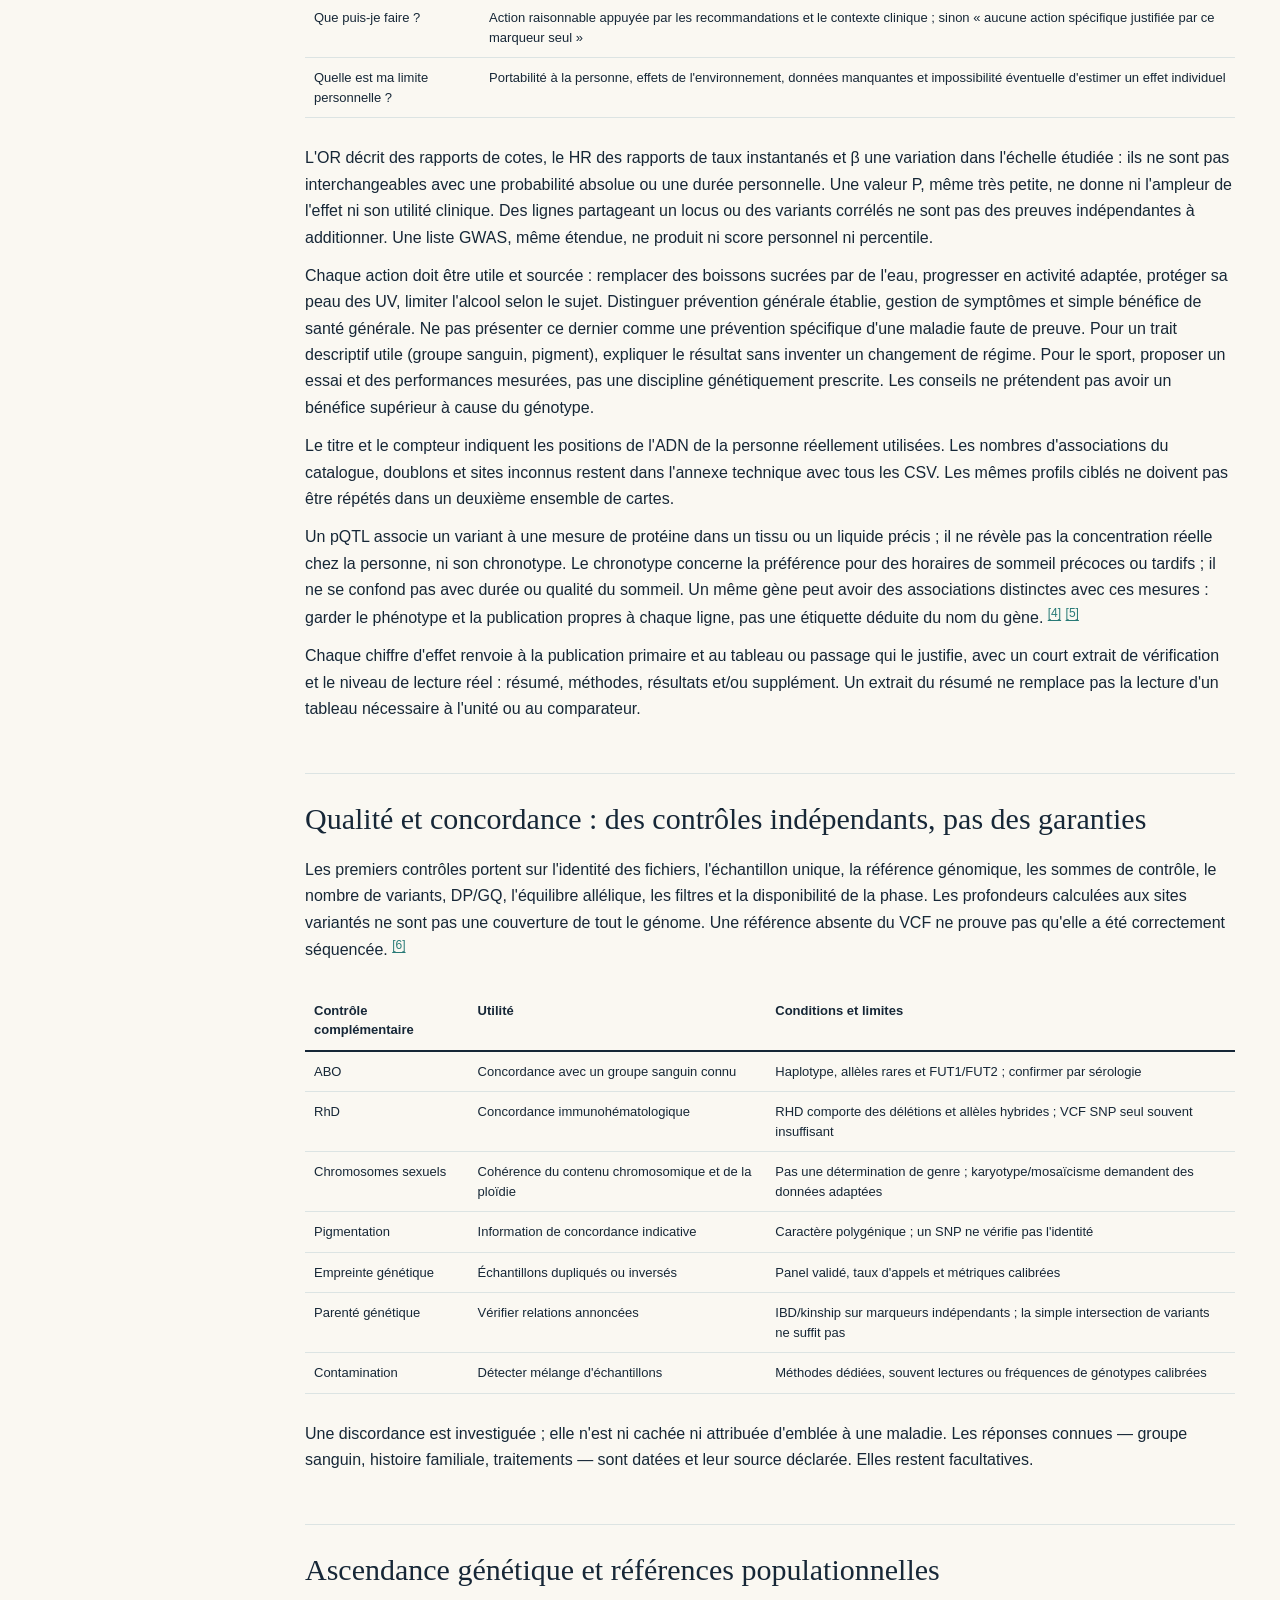
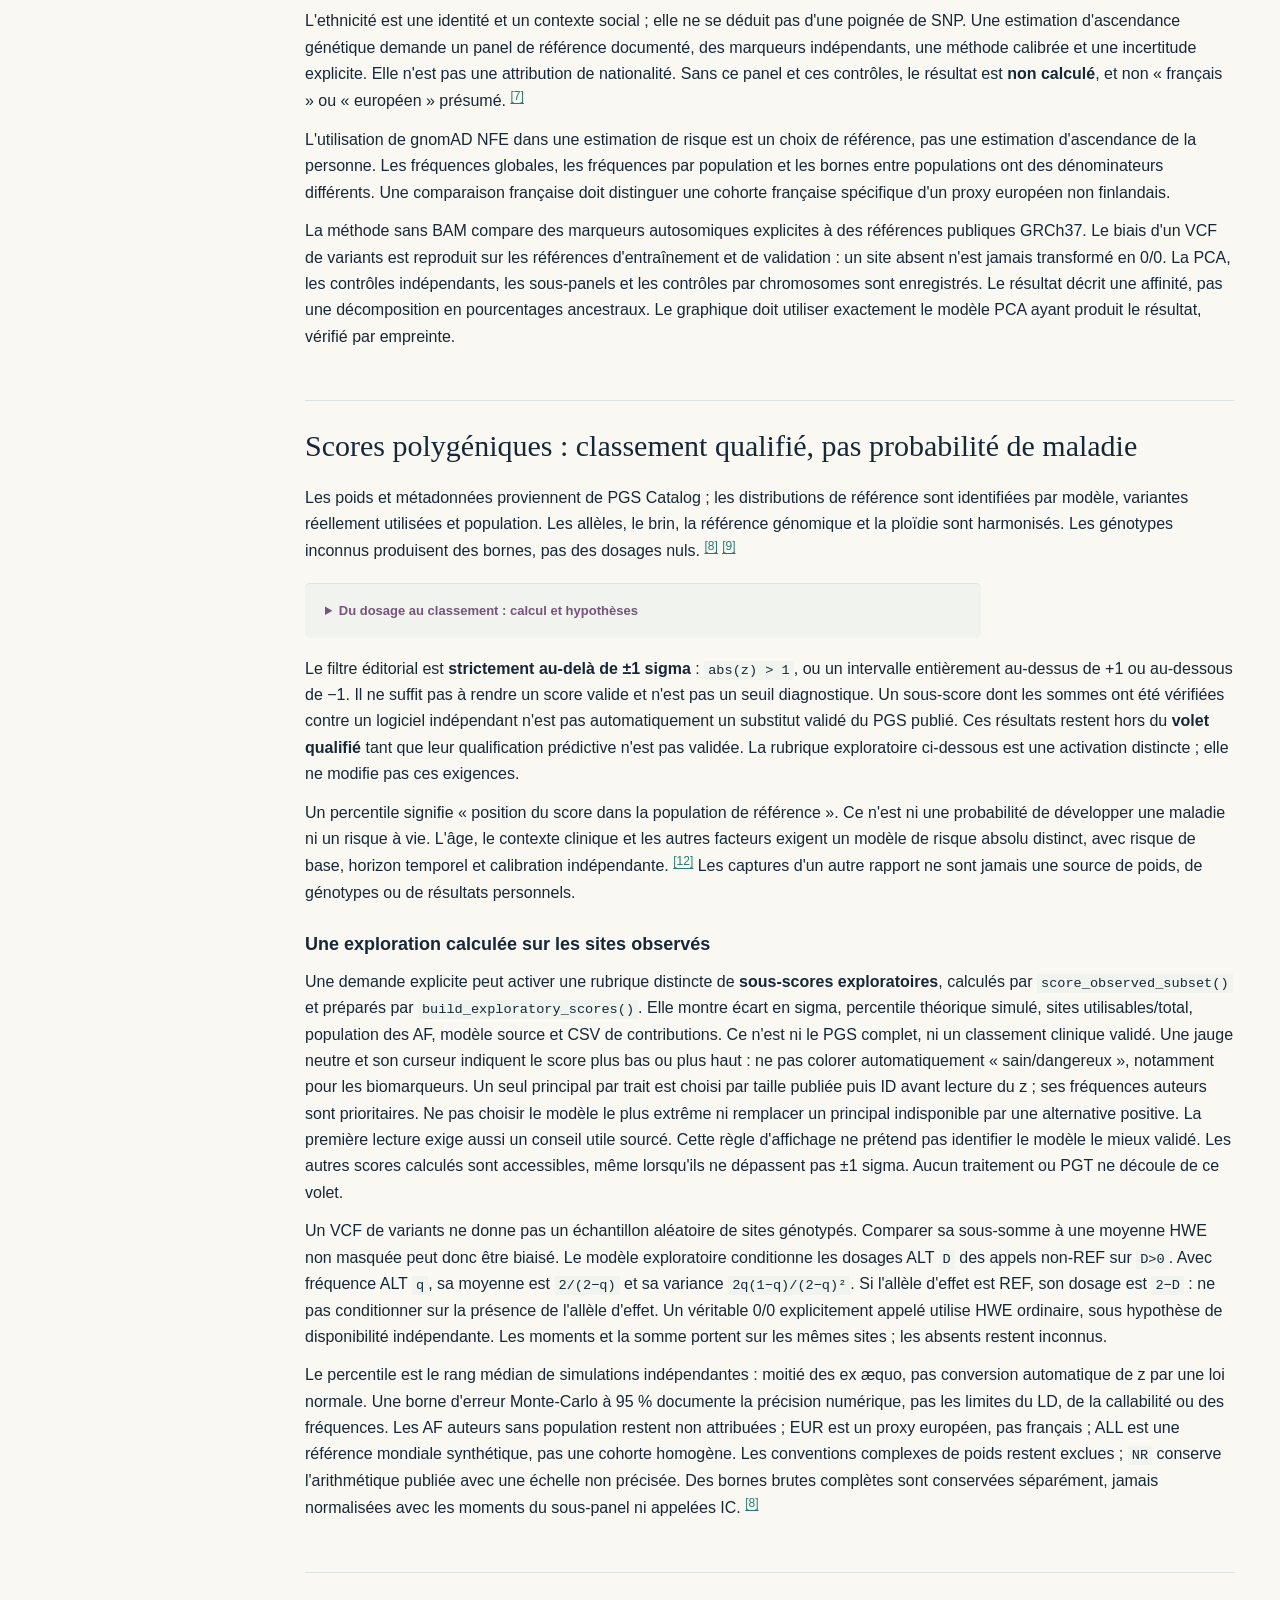
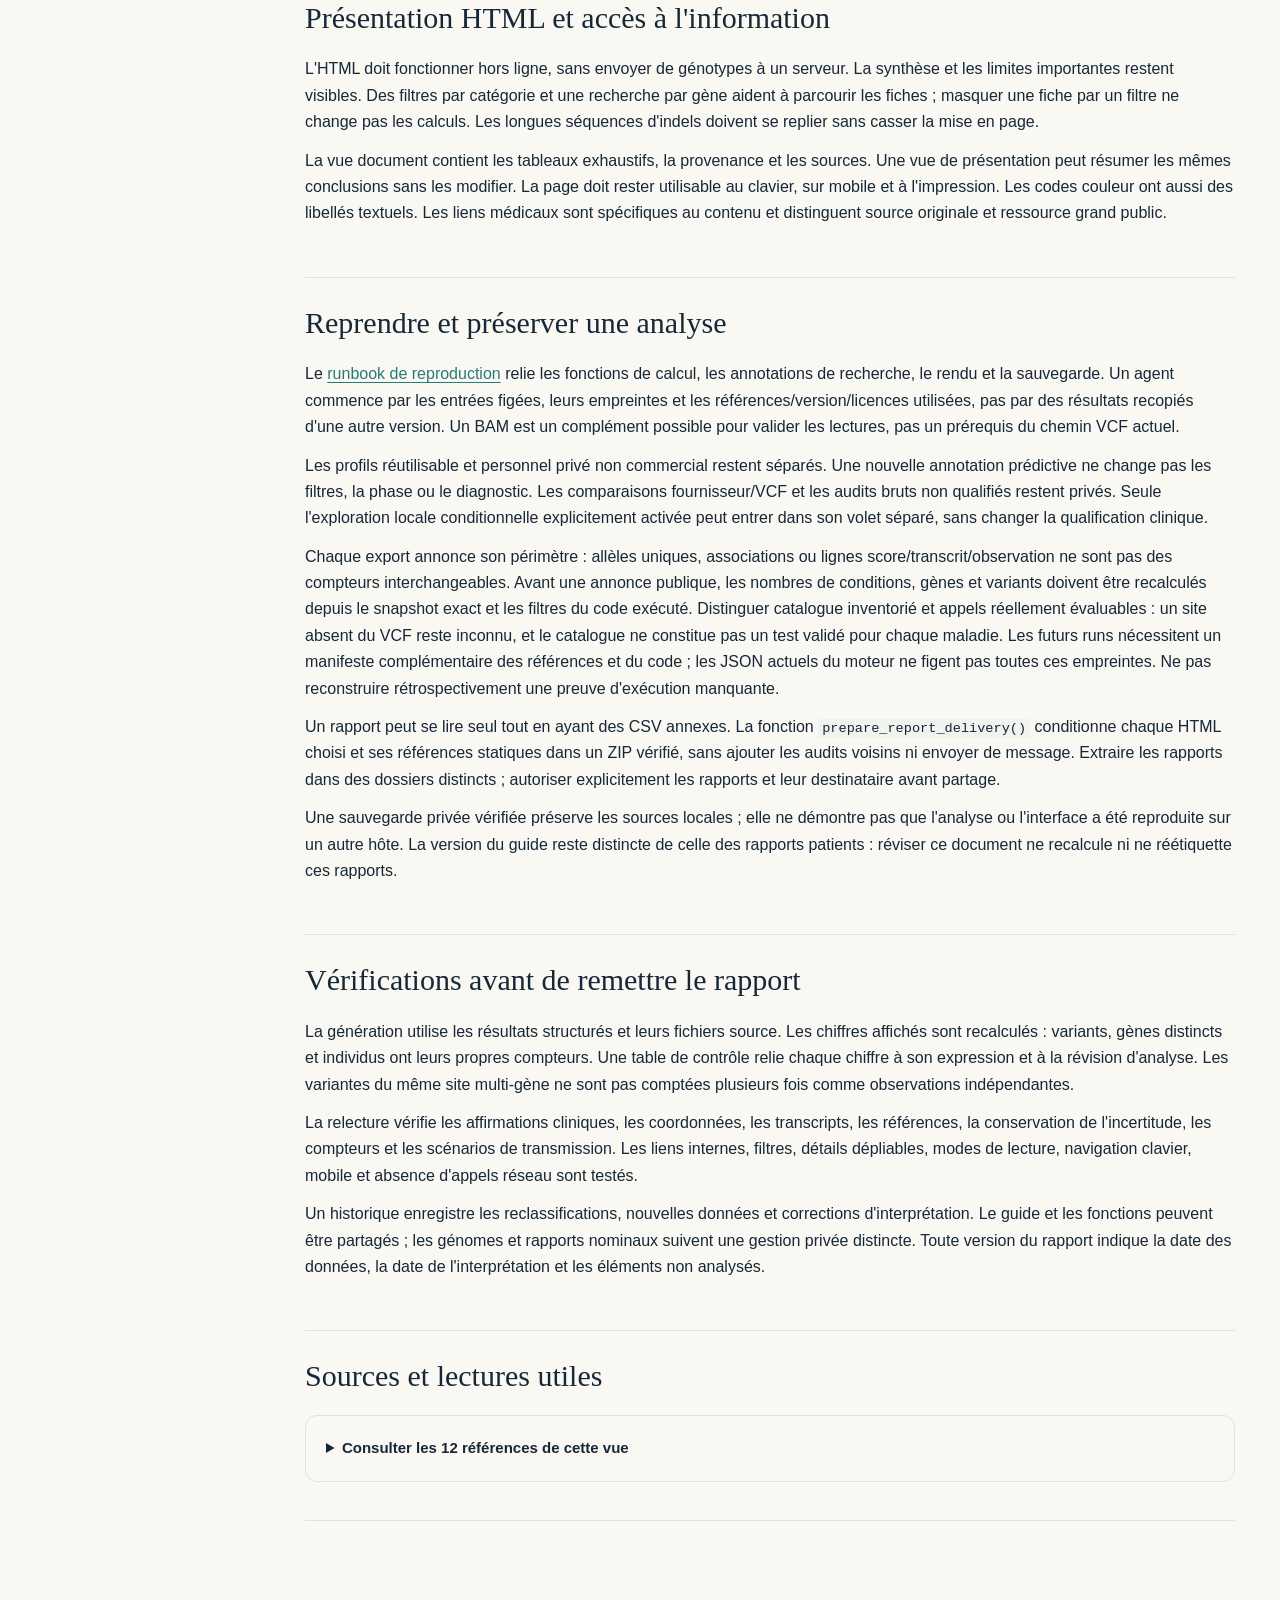
<file: docs/rapport_genomique/guide.html>
<!DOCTYPE html>

<html lang="fr"><head><meta charset="utf-8"/><meta content="width=device-width,initial-scale=1" name="viewport"/>
<title>Produire un rapport génomique de qualité</title><style>:root{--ink:#172e38;--muted:#5b6b71;--accent:#087e8b;--paper:#fffefa;--line:#dce4e3;--wash:#f0f5f3;--orange:#bf6937;font-family:Inter,ui-sans-serif,-apple-system,BlinkMacSystemFont,"Segoe UI",sans-serif;color:var(--ink);background:var(--paper);font-size:16px;line-height:1.65}
*{box-sizing:border-box}body{margin:0}a{color:var(--accent);text-underline-offset:3px}button,select{font:inherit;color:inherit;background:var(--paper);border:1px solid var(--line);border-radius:5px;padding:7px 13px;cursor:pointer}button:hover,select:hover{border-color:var(--accent)}:focus-visible{outline:3px solid #d48435;outline-offset:3px}[hidden]{display:none!important}.toolbar{position:sticky;top:0;z-index:20;display:flex;justify-content:space-between;align-items:center;padding:14px 4vw;background:var(--paper);border-bottom:1px solid var(--line);gap:15px}.brand{font-size:23px;font-weight:700;text-decoration:none;color:var(--ink);letter-spacing:-1px}.brand span{font-size:12px;font-weight:500;letter-spacing:.08em;text-transform:uppercase;margin-left:15px;color:var(--muted)}.toolbar-actions{display:flex;align-items:center;gap:10px}#fullscreen{font-size:13px;padding:6px 13px}#fullscreen[aria-pressed=true]{background:var(--ink);color:white}[data-slide-only]{display:none!important}.presentation [data-slide-only]{display:revert!important}.presentation [data-slide-only][hidden]{display:none!important}#progress{position:fixed;left:0;bottom:0;height:3px;background:var(--accent);z-index:21;transition:width .2s ease}.mode-switch{display:flex;background:var(--wash);border:1px solid var(--line);border-radius:7px;padding:3px}.mode-switch button{border:0;background:transparent;font-size:13px;padding:6px 13px}.mode-switch button[aria-pressed=true]{background:var(--ink);color:white}.page{display:grid;grid-template-columns:210px minmax(0,930px);gap:65px;max-width:1330px;margin:0 auto;padding:55px 38px 110px}aside{position:sticky;top:100px;align-self:start;font-size:13px;max-height:calc(100vh - 125px);overflow:auto}#toc a{display:block;text-decoration:none;color:var(--muted);padding:6px 0 6px 12px;border-left:2px solid var(--line);line-height:1.45}#toc a:hover,#toc a[aria-current=true]{color:var(--accent);border-left-color:var(--accent)}.eyebrow{text-transform:uppercase;letter-spacing:.15em;font-size:11px;font-weight:700;color:var(--accent)}.aside-note{font-size:11px;color:var(--muted);margin-top:30px}.title-block{padding:0 0 30px;border-bottom:1px solid var(--ink);margin-bottom:38px}h1{font-family:Georgia,serif;font-size:clamp(34px,4vw,53px);line-height:1.12;font-weight:400;letter-spacing:-.025em;margin:15px 0 23px;max-width:800px}.subtitle{font-size:20px;line-height:1.5;max-width:700px}.byline{font-size:12px;color:var(--muted)}h2{font-family:Georgia,serif;font-weight:400;font-size:30px;line-height:1.25;margin:0 0 20px}h3{font-size:18px;line-height:1.4;margin:25px 0 10px}section{scroll-margin-top:95px;padding:26px 0 38px;border-bottom:1px solid var(--line)}p{margin:12px 0}.prose{max-width:76ch;color:#344850}.takeaway{font-size:21px;line-height:1.5;color:var(--ink);margin:16px 0 25px}.caveat{border-left:3px solid var(--orange);background:#fcf5ec;padding:10px 15px;font-size:14px;line-height:1.5;margin:20px 0}.citation{font-size:.75em;vertical-align:super;font-family:ui-sans-serif,sans-serif;white-space:nowrap}.plot-shell{border:1px solid var(--line);border-radius:8px;background:white;margin:24px 0;overflow:hidden}.plot-tools{display:flex;align-items:center;gap:12px;flex-wrap:wrap;padding:14px 18px;border-bottom:1px solid var(--line);font-size:13px}.plot-tools label{font-weight:600}.plot-canvas{height:440px;min-width:0}.plot-canvas>img{display:block;width:100%;height:100%;object-fit:contain}.plot-caption{font-size:13px;line-height:1.5;color:var(--muted);padding:0 20px 16px;margin:0}.plot-shell details{padding:10px 20px;border-top:1px solid var(--line);font-size:13px}.plot-shell details>a{display:inline-block;margin:10px 0}summary{cursor:pointer;font-weight:600}details.explanation{background:var(--wash);padding:16px 20px;border-radius:5px;margin:18px 0}.table-wrap{overflow:auto}table{width:100%;border-collapse:collapse;font-size:13px;margin:15px 0;line-height:1.5}th{text-align:left;border-bottom:2px solid var(--ink);font-weight:600}td,th{padding:10px 9px;vertical-align:top}td{border-bottom:1px solid var(--line)}tbody tr:hover{background:var(--wash)}code{font-size:.85em;background:var(--wash);padding:2px 4px;overflow-wrap:anywhere}pre{overflow:auto;background:var(--wash);padding:16px}.formula{padding:17px;background:var(--wash);font-family:Georgia,serif;font-size:19px;overflow:auto}.cards{display:grid;grid-template-columns:repeat(3,1fr);gap:15px;margin:25px 0}.card{padding:18px;border:1px solid var(--line);border-radius:5px}.card strong{display:block;font-family:Georgia,serif;font-size:32px;font-weight:400}.card span{font-size:13px;line-height:1.4;display:block}#bibliography li{padding:8px 0;font-size:14px;overflow-wrap:anywhere}.skip-link{position:fixed;top:-60px;left:10px;background:white;z-index:30}.skip-link:focus{top:10px}.presentation .page{display:block;max-width:1190px;padding:30px 45px 100px}.presentation aside,.presentation .title-block,.presentation .prose,.presentation [data-document-only],.presentation .doc-only{display:none!important}.presentation section{border:0;padding:10px 0}.presentation h2{font-size:clamp(28px,3.3vw,43px)}.presentation .takeaway{font-size:clamp(19px,2.1vw,25px);max-width:1000px}.presentation .plot-canvas{height:clamp(270px,49vh,510px)}.presentation .plot-shell{margin:16px 0}.presentation .caveat{margin:12px 0}.presentation .plot-tools{padding:8px 15px}.presentation .plot-caption{padding-bottom:10px}#slide-controls{position:fixed;bottom:0;left:0;right:0;display:flex;justify-content:space-between;align-items:center;background:var(--paper);border-top:1px solid var(--line);padding:10px 4vw;z-index:20;font-size:13px}#slide-status{padding:0 10px;text-align:center}button:disabled{opacity:.4;cursor:default}
@media(max-width:850px){.page{grid-template-columns:minmax(0,1fr);padding:25px 22px 90px;gap:20px}aside{position:static;max-height:none}#toc{display:flex;overflow:auto;gap:15px;padding-bottom:10px}#toc a{min-width:130px;padding:5px;border-left:0;border-bottom:2px solid var(--line)}.aside-note{display:none}.toolbar{padding:12px 20px}.brand span{display:none}.cards{gap:8px}.card{padding:12px}.card strong{font-size:25px}.presentation .page{padding:24px 18px 90px}.plot-tools select{max-width:100%;font-size:12px}.plot-canvas{height:380px}table{font-size:12px}.takeaway{font-size:19px}h1{font-size:36px}}
@media(prefers-reduced-motion:reduce){*{scroll-behavior:auto!important}#progress{transition:none}}
@media print{.toolbar,aside,#slide-controls,#progress,.plot-tools,.skip-link{display:none!important}.page,.presentation .page{display:block;padding:0;max-width:none}section{break-inside:auto}.plot-shell{break-inside:avoid}.plot-canvas{height:360px}a{color:inherit}.presentation section[hidden]{display:block!important}.presentation #bibliography[hidden]{display:none!important}}
/* Fit desktop slides to the viewport while allowing natural scroll on phones. */
@media(min-width:851px){.presentation .page{padding:22px 40px 80px}.presentation section:not([hidden]){display:flex;flex-direction:column;height:calc(100dvh - 170px);min-height:480px;padding:0}.presentation h2{font-size:34px;margin:0 0 12px}.presentation .takeaway{font-size:21px;line-height:1.4;margin:0 0 12px}.presentation .plot-shell{display:flex;flex-direction:column;flex:1;min-height:230px;margin:3px 0 8px}.presentation .plot-canvas{flex:1;height:0;min-height:160px}.presentation .plot-tools{padding:5px 14px}.presentation .plot-caption{font-size:12px;padding:5px 16px 8px;line-height:1.35}.presentation .caveat{font-size:12px;margin:3px 0;padding:7px 12px;line-height:1.4}.presentation table{font-size:18px}.presentation td,.presentation th{padding:13px 10px}.presentation #bibliography li{font-size:18px;padding:15px 0}.presentation #next-steps ol{font-size:23px;line-height:1.7}.presentation #next-steps li{margin-bottom:18px}}

/* Extensions to the shared HTML-report runtime; no external resources. */
:root{--ink:#162737;--muted:#596878;--accent:#287a76;--paper:#faf8f2;--wash:#f0f3ee;--orange:#ae663c}
.brand{letter-spacing:-.05em}.brand span{letter-spacing:.1em}.page{grid-template-columns:225px minmax(0,930px);gap:42px}.toolbar{background:rgba(250,248,242,.98)}
.takeaway{max-width:65ch}.card{background:#fff;border-radius:12px}.card strong{font-family:inherit;font-weight:650}.caveat{border-radius:0 8px 8px 0}.status{display:inline-block;font-size:12px;font-weight:650;border:1px solid #becbc9;border-radius:20px;padding:3px 10px;background:#eff5f1}.status-uncertain{background:#fbf1df;border-color:#d5b986}.status-technical{background:#f1eef8;border-color:#c3b5d9}.status-unassessed{background:#eceff2;border-color:#c3ccd4}
.filter-tools{display:flex;flex-wrap:wrap;gap:12px;align-items:center;margin:18px 0;padding:15px;border:1px solid var(--line);border-radius:10px;background:#fff}.filter-tools label{font-size:13px;font-weight:600}.filter-tools input{font:inherit;padding:9px 12px;border:1px solid var(--line);border-radius:6px;max-width:100%;min-width:160px}.filter-tools select{max-width:100%}.filter-count{font-size:13px;color:var(--muted)}
.gene-card{margin:16px 0;border:1px solid var(--line);border-radius:12px;background:#fff;padding:18px 22px}.gene-card>summary{display:flex;gap:12px;align-items:center;flex-wrap:wrap;font-size:18px}.gene-card h3{font-family:Georgia,serif;font-size:22px}.gene-card .clinical-context{border-top:1px solid var(--line);margin-top:20px;padding-top:8px}.gene-card li{margin:7px 0}.variant-row{padding:14px 0;border-bottom:1px solid var(--line)}.variant-row:last-child{border-bottom:0}.variant-row code{display:inline;word-break:break-word;overflow-wrap:anywhere}.sequence-details{margin:8px 0}.sequence-details code{display:block;font-size:12px}.fact-grid{display:grid;grid-template-columns:1fr 1fr;gap:8px 20px;font-size:13px;color:var(--muted);margin:8px 0}.sources-list{font-size:13px}.sources-list li{margin:5px 0}.marker-card{padding:14px 0;border-bottom:1px solid var(--line)}.marker-card>summary{font-size:16px}.inline-note{font-size:13px;color:var(--muted)}.important-note{padding:16px 20px;background:#eef5f1;border:1px solid #b7d0c5;border-radius:10px;margin:18px 0}.table-wrap table{min-width:550px}.table-wrap{max-width:100%}.download-row{display:flex;gap:15px;flex-wrap:wrap}.presentation .gene-card,.presentation .filter-tools{display:none}.presentation .cards{margin:15px 0}.presentation .card strong{font-size:30px}
@media(max-width:850px){.page{grid-template-columns:minmax(0,1fr);gap:20px}.toolbar{gap:8px}.brand{font-size:20px}.mode-switch button{padding:5px 8px}.gene-card{padding:16px 14px}.fact-grid{grid-template-columns:1fr}.cards{grid-template-columns:1fr 1fr}.filter-tools{align-items:stretch}.filter-tools input{min-width:0;width:100%}.filter-tools label{width:100%}.table-wrap table{min-width:500px}}
@media print{details.gene-card,details.marker-card{break-inside:auto}.filter-tools{display:none}.gene-card{border-color:#bbb}body{background:white}.cards{grid-template-columns:repeat(3,1fr)}.gene-card[hidden]{display:block!important}}

/* Patient-first reading: meaningful findings first, exhaustive audit second. */
.finding-grid{display:grid;grid-template-columns:repeat(2,minmax(0,1fr));gap:22px;margin:25px 0}
.finding-grid>.finding-card:only-child{grid-column:1/-1}
.population-legend{display:flex;flex-wrap:wrap;gap:8px 22px;padding:0;list-style:none;font-size:14px;color:var(--muted)}.population-legend li::before{content:'';display:inline-block;width:10px;height:10px;border-radius:50%;margin-right:7px;background:#a65d43}.population-legend [data-population="AMR"]::before{background:#b89b36}.population-legend [data-population="EAS"]::before{background:#34836b}.population-legend [data-population="EUR"]::before{background:#8b6ba4}.population-legend [data-population="SAS"]::before,.population-legend [data-population="CSA"]::before{background:#6688a8}.population-legend [data-population="MID"]::before{background:#c17c97}.population-legend [data-population="OCE"]::before{background:#50784a}.population-legend [data-population="sample"]::before{background:#15283a;border-radius:0;transform:rotate(45deg)}
.finding-card{min-width:0;padding:26px;border:1px solid #dfdcd3;border-radius:16px;background:#fffdfa;box-shadow:0 3px 14px #15283a05}
.finding-card h3{font-family:Georgia,serif;font-weight:400;font-size:26px;line-height:1.15;margin:12px 0 22px;color:var(--ink)}
.finding-domain{font-size:11px;letter-spacing:.11em;text-transform:uppercase;color:#7b527f;font-weight:650;margin:0}
.plain-result{margin:18px 0}.plain-result dt{font-size:12px;font-weight:700;color:var(--muted);margin:20px 0 8px;text-transform:uppercase;letter-spacing:.055em}
.plain-result dd{margin:0;line-height:1.65}.observed-markers{padding-left:19px;margin:0}.observed-markers li{margin:6px 0}.meaning-line{color:var(--muted)}
.marker-line,.compact-sources,.evidence-note{font-size:12px;line-height:1.6;color:var(--muted)}.marker-line{overflow-wrap:anywhere}
.explanation{border-top:1px solid var(--line);padding-top:14px;margin:20px 0}.explanation summary{font-size:13px;color:#76547b;font-weight:650;cursor:pointer}
.detail-link{font-size:13px}.audit-details{background:#f4f3ef;border:1px solid var(--line);border-radius:12px;padding:20px}.audit-details>summary{font-weight:650;font-size:15px;cursor:pointer}.audit-details[open]>summary{margin-bottom:24px}.audit-details section{padding:20px 0}
.bibliography-details{background:transparent}.percentile-result{font-family:Georgia,serif;font-size:24px;line-height:1.3}
.presentation .finding-card{padding:18px}.presentation .finding-card h3{font-size:24px}
@media(max-width:850px){.finding-grid{grid-template-columns:minmax(0,1fr);gap:16px}.finding-card{padding:22px}.finding-card h3{font-size:26px}.audit-details{padding:16px}.plain-result dd{font-size:15px}.plot-tools{flex-wrap:wrap}.plot-canvas{min-height:450px}}
@media print{.finding-grid{grid-template-columns:1fr}.finding-card{break-inside:avoid;box-shadow:none}.audit-details{background:white;border:none;padding:0}}

/* Scoped panel UI. No fonts, images, libraries or other network resources. */
.jp-dashboard{--jp-ink:#142737;--jp-muted:#66737f;--jp-line:#e1e7eb;--jp-accent:#6251aa;--jp-soft:#f4f2fb;color:var(--jp-ink);font-family:Manrope,system-ui,-apple-system,BlinkMacSystemFont,"Segoe UI",sans-serif;max-width:100%;padding-top:28px}
.jp-dashboard-heading{max-width:750px;margin:0 0 38px}
.jp-eyebrow{font-size:11px;font-weight:750;letter-spacing:.15em;text-transform:uppercase;color:var(--jp-accent);margin:0 0 22px}
.jp-dashboard .jp-dashboard-heading h2{font-family:inherit;font-size:clamp(38px,5.2vw,67px);font-weight:650;line-height:1.03;letter-spacing:-.055em;margin:0 0 24px;max-width:16ch}
.jp-dashboard-heading h2 span{color:var(--jp-accent)}
.jp-intro{font-size:18px;line-height:1.65;color:var(--jp-muted);max-width:58ch;margin:0}
.jp-overview{display:grid;grid-template-columns:repeat(3,minmax(0,1fr));gap:1px;background:var(--jp-line);border:1px solid var(--jp-line);border-radius:18px;overflow:hidden;margin:30px 0 12px}
.jp-overview--main{grid-template-columns:repeat(2,minmax(0,1fr))}
.jp-marker-copies{margin:18px 0;padding:15px 18px;border-radius:11px;background:var(--jp-soft);display:grid;grid-template-columns:1fr;gap:8px;font-size:14px}
.jp-marker-copies meter{width:min(100%,340px);height:18px;accent-color:var(--jp-accent)}
.jp-overview>div{background:#fff;padding:24px 25px;display:flex;flex-direction:column;gap:8px;min-width:0}
.jp-overview strong{font-size:clamp(29px,4vw,43px);font-weight:650;letter-spacing:-.045em;line-height:1.15}
.jp-overview span{font-size:12px;line-height:1.5;color:var(--jp-muted)}
.jp-scope-note,.jp-footer-note{font-size:12px;line-height:1.65;color:var(--jp-muted);margin:14px 0 32px;max-width:82ch}
.jp-controls{display:flex;flex-wrap:wrap;gap:18px;align-items:center;margin:36px 0 42px}
.jp-categories{display:flex;gap:8px;flex-wrap:wrap;width:100%}
.jp-dashboard button{font:inherit;cursor:pointer;transition:background-color .18s ease,border-color .18s ease,transform .18s ease;max-width:100%}
.jp-category-button{border:1px solid var(--jp-line);background:#fff;color:var(--jp-ink);padding:10px 15px;border-radius:999px;font-size:13px!important;line-height:1.4;display:inline-flex;align-items:center;gap:9px}
.jp-category-button[aria-pressed="true"]{background:var(--jp-ink);border-color:var(--jp-ink);color:#fff}
.jp-category-button span{font-size:11px;opacity:.65}
.jp-category-button:hover{border-color:var(--jp-accent)}
.jp-search{font-size:11px;font-weight:650;color:var(--jp-muted);display:flex;flex-direction:column;gap:8px;flex:1 1 280px;max-width:460px}
.jp-search input{font:inherit;font-size:14px;color:var(--jp-ink);padding:12px 15px;border:1px solid var(--jp-line);border-radius:11px;background:#fff;min-width:0;max-width:100%;width:100%;box-sizing:border-box}
.jp-filter-count{font-size:12px;color:var(--jp-muted);margin:22px 0 0;flex:0 1 auto}
.jp-audit-toggle{display:flex;align-items:center;gap:9px;font-size:12px;color:var(--jp-muted);line-height:1.5}.jp-audit-toggle input{accent-color:var(--jp-accent)}
.jp-full-csv{display:inline-block;background:var(--jp-ink);color:#fff!important;border-radius:9px;padding:12px 16px;text-decoration:none;font-size:12px}.jp-explanations{margin:22px 0}.jp-explanations h5{font-size:17px}.jp-explanations details{margin:12px 0}
.jp-category-group{margin:0 0 42px;min-width:0}
.jp-dashboard .jp-category-heading{font-family:inherit;font-size:26px;font-weight:650;letter-spacing:-.035em;line-height:1.25;display:flex;align-items:baseline;justify-content:space-between;gap:18px;margin:0 0 18px}
.jp-category-heading>span{font-weight:450;font-size:12px;letter-spacing:0;color:var(--jp-muted);white-space:nowrap}
.jp-panel-grid{display:grid;grid-template-columns:repeat(2,minmax(0,1fr));gap:18px;align-items:start;min-width:0}
.jp-panel{border:1px solid var(--jp-line);border-radius:19px;background:#fff;overflow:hidden;box-shadow:0 5px 20px #14273704;min-width:0;margin:0;transition:box-shadow .2s ease,transform .2s ease}
.jp-panel[open]{grid-column:1/-1;box-shadow:0 8px 30px #1427370a}
.jp-panel-summary{display:grid;grid-template-columns:minmax(0,1fr);gap:14px;padding:26px 27px;cursor:pointer;list-style:none;position:relative}
.jp-panel-summary::-webkit-details-marker{display:none}
.jp-panel-summary::marker{content:""}
.jp-panel-kicker{font-size:10px;letter-spacing:.065em;text-transform:uppercase;font-weight:750;color:var(--jp-accent);width:fit-content;max-width:100%;padding:6px 9px;border-radius:6px;background:var(--jp-soft);line-height:1.5}
.jp-panel--technical .jp-panel-kicker{color:#596d7d;background:#eef3f6}
.jp-panel--score[data-qualified="false"] .jp-panel-kicker{color:#8d642f;background:#fbf4e9}
.jp-panel--external .jp-panel-kicker{color:#66576d;background:#f5f0f6}
.jp-dashboard .jp-panel-summary h4{font-family:inherit;font-size:28px;font-weight:650;letter-spacing:-.035em;line-height:1.18;margin:2px 0 0;overflow-wrap:anywhere}
.jp-panel-status{font-size:11px;color:var(--jp-muted);font-weight:550}
.jp-panel-preview{font-size:14px;line-height:1.65;color:var(--jp-muted);max-width:72ch;overflow-wrap:anywhere}
.jp-panel-open{margin-top:7px;font-size:12px;font-weight:650;color:var(--jp-accent);display:flex;align-items:center;gap:12px}
.jp-panel-open>span{font-size:19px;line-height:1;transition:transform .2s ease}
.jp-panel[open] .jp-panel-open>span{transform:rotate(90deg)}
.jp-panel-content{border-top:1px solid var(--jp-line);padding:25px 27px 28px;min-width:0}
.jp-interpretation{font-size:15px;line-height:1.75;max-width:90ch;margin:0 0 24px;overflow-wrap:anywhere}
.quantified-result{display:grid;grid-template-columns:1fr;gap:9px;margin:0 0 24px;max-width:95ch}
.quantified-result dt{font-size:12px;letter-spacing:.03em;font-weight:750;color:#6251aa;margin-top:15px}
.quantified-result dd{margin:0;font-size:15px;line-height:1.75;overflow-wrap:anywhere}
.quantified-result dd ul{padding-left:20px;margin:0}.quantified-result dd li{margin-bottom:9px}
.jp-attribution,.jp-evidence-note{border-left:3px solid #b9a6c6;background:#f8f5f9;padding:13px 16px;font-size:13px;line-height:1.65;color:#625369;margin:0 0 20px;border-radius:0 7px 7px 0}
.jp-evidence-note{border-color:#d0b07c;background:#fbf7ef;color:#79603e}
.jp-provenance{font-size:11px;line-height:1.6;color:var(--jp-muted);overflow-wrap:anywhere;margin:0 0 24px}
.jp-table-heading{display:flex;justify-content:space-between;align-items:baseline;gap:12px;flex-wrap:wrap;margin:26px 0 12px}
.jp-dashboard .jp-table-heading h5{font-family:inherit;font-size:16px;font-weight:650;letter-spacing:-.015em;margin:0}
.jp-table-heading p{font-size:11px;color:var(--jp-muted);margin:0}
.jp-table-scroll{overflow-x:auto;overscroll-behavior-x:contain;max-width:100%;min-width:0;border:1px solid var(--jp-line);border-radius:11px;background:#fff;-webkit-overflow-scrolling:touch}
.jp-dashboard .jp-variant-table{border-collapse:collapse;font-size:12px;line-height:1.55;width:100%;min-width:650px;margin:0;table-layout:auto}
.jp-variant-table th{font-weight:650;background:#f5f7f9;position:sticky;top:0;color:#4d5e6e;text-align:left;white-space:nowrap;padding:12px 13px;border-bottom:1px solid var(--jp-line)}
.jp-variant-table td{padding:12px 13px;text-align:left;vertical-align:top;border-bottom:1px solid #edf0f3;max-width:340px;min-width:60px;overflow-wrap:anywhere;white-space:pre-wrap}
.jp-variant-table tbody tr:last-child td{border-bottom:0}
.jp-variant-table td[data-panel-cell="gene"],.jp-variant-table td[data-panel-cell="rsid"],.jp-variant-table td[data-panel-cell="pos"],.jp-variant-table td[data-panel-cell="genotype"],.jp-variant-table td[data-panel-cell="reported_genotype"],.jp-variant-table td[data-panel-cell="vcf_genotype"]{white-space:nowrap;overflow-wrap:normal;word-break:normal;max-width:none}
.jp-source-details{font-size:12px;margin:22px 0 0;color:var(--jp-muted)}.jp-source-details summary{cursor:pointer;padding:10px 0}
.jp-variant-table tbody tr:nth-child(even){background:#fcfcfd}
.jp-table-actions{display:flex;gap:10px;flex-wrap:wrap;margin:19px 0 0}
.jp-table-actions button{background:var(--jp-ink);border:1px solid var(--jp-ink);border-radius:9px;padding:11px 16px;font-size:12px;font-weight:650;color:#fff;line-height:1.45;display:inline-flex;gap:13px;align-items:center}
.jp-table-actions .jp-secondary{background:#fff;border-color:var(--jp-line);color:var(--jp-ink)}
.jp-table-actions button:hover{transform:translateY(-1px)}
.jp-table-actions button:disabled{opacity:.65;cursor:wait;transform:none}
.jp-csv-note,.jp-no-variants{font-size:11px;color:var(--jp-muted);line-height:1.65;max-width:90ch;margin:14px 0 0}
.jp-panel-sources{display:flex;flex-wrap:wrap;gap:8px 20px;list-style:none;padding:0;margin:24px 0 0;font-size:11px}
.jp-panel-sources li{margin:0}.jp-panel-sources a{color:var(--jp-accent);text-decoration:none;border-bottom:1px solid #d4cee7}
.jp-empty{padding:24px;border:1px dashed var(--jp-line);border-radius:13px;color:var(--jp-muted);font-size:14px;background:#fff}
.jp-dashboard [hidden]{display:none!important}
.jp-dashboard:not(.jp-ready) .jp-controls,.jp-dashboard:not(.jp-ready) .jp-table-actions{display:none}
.jp-dashboard button:focus-visible,.jp-dashboard input:focus-visible,.jp-dashboard summary:focus-visible,.jp-table-scroll:focus-visible{outline:3px solid #b7aee1;outline-offset:4px}
@media(max-width:720px){.jp-dashboard-heading{margin-bottom:28px}.jp-dashboard .jp-dashboard-heading h2{font-size:43px}.jp-intro{font-size:16px}.jp-overview>div{padding:19px 13px}.jp-overview strong{font-size:30px}.jp-overview span{font-size:10px}.jp-panel-grid{grid-template-columns:minmax(0,1fr);gap:14px}.jp-panel-summary{padding:23px 21px}.jp-dashboard .jp-panel-summary h4{font-size:27px}.jp-panel-content{padding:22px 18px 24px}.jp-controls{gap:15px;margin:27px 0 32px}.jp-category-button{padding:9px 12px}.jp-category-heading>span{font-size:11px}.jp-dashboard .jp-category-heading{font-size:24px}.jp-table-actions button{width:100%;justify-content:center}.jp-dashboard .jp-variant-table{min-width:620px}}
@media(prefers-reduced-motion:reduce){.jp-dashboard *, .jp-dashboard *::before, .jp-dashboard *::after{animation:none!important;transition:none!important;scroll-behavior:auto!important}}
@media print{.jp-controls,.jp-table-actions{display:none!important}.jp-panel-grid{display:block}.jp-panel{margin:16px 0;box-shadow:none;break-inside:avoid}.jp-panel-content{overflow:visible}.jp-table-scroll{overflow:visible;border:none}.jp-dashboard .jp-variant-table{min-width:0;font-size:9px}.jp-variant-table th,.jp-variant-table td{padding:6px}.jp-overview{break-inside:avoid}.jp-panel-preview{color:#444}.jp-dashboard{color:#111}}

/* Sous-panels de recherche : thème clair autonome, sans ressources distantes. */
.jex-section { margin-block: 2.5rem; }
.jex-explanation { max-width: 76ch; line-height: 1.65; color: var(--muted, #596878); }
.jex-coverage { display: flex; flex-wrap: wrap; gap: .6rem 1.5rem; margin-block: 1.5rem; font-size: 14px; color: var(--muted, #596878); }
.jex-grid { display: grid; grid-template-columns: repeat(2, minmax(0, 1fr)); gap: 1.3rem; margin-block: 1.5rem; }
.jex-card { min-width: 0; padding: 1.6rem; border: 1px solid #dfdcd3; border-radius: 14px; background: #fffdfa; animation: jex-reveal .3s ease-out; }
.jex-card h3 { margin: .7rem 0 1rem; font: 400 25px/1.2 Georgia, serif; color: var(--ink, #162737); overflow-wrap: anywhere; }
.jex-kicker { margin: 0; font-size: 12px; font-weight: 650; letter-spacing: .06em; text-transform: uppercase; color: var(--muted, #596878); }
.jex-outside { border-inline-start: 4px solid #ae663c; }
.jex-sigma { margin: .6rem 0; font: 400 44px/1.1 Georgia, serif; color: var(--ink, #162737); }
.jex-sigma span { margin-inline-start: .15rem; font-size: 26px; }
.jex-rank { margin: .7rem 0 1.5rem; font-size: 17px; line-height: 1.4; }
.jex-gauge { margin-block: 1.4rem; }
.jex-gauge-track { position: relative; height: 16px; margin-inline: .8rem; border-radius: 7px; background: linear-gradient(90deg,#a8bec6,#dfded7 50%,#b9a6c6); }
.jex-center-zone { position: absolute; top: 0; bottom: 0; left: 33.333333%; width: 33.333333%; border-inline:1px solid #fff; background: #ffffff45; }
.jex-marker { position: absolute; top: -7px; width: 3px; height: 30px; border-radius: 2px; background: var(--ink, #162737); transform: translateX(-50%); }
.jex-marker::before { content:"";position:absolute;top:-7px;left:-5px;border-inline:6px solid transparent;border-block-start:7px solid var(--ink,#162737); }
.jex-result {display:grid;grid-template-columns:1fr 1fr;gap:1.1rem;align-items:start;margin-block:1.5rem}
.jex-percentile {margin:.6rem 0;font:400 44px/1.1 Georgia,serif;color:var(--ink,#162737)}
.jex-percentile span {font:400 17px/1.4 system-ui,sans-serif;margin-inline-start:.3rem;color:var(--muted,#596878)}
.jex-result .jex-rank {font-size:14px;margin:.7rem 0}
.jex-scale-labels {display:flex;justify-content:space-between;gap:.5rem;font-size:13px;color:var(--muted,#596878);margin-block-start:.6rem}
.jex-definition,.jex-card>p,.jex-card li {font-size:15px;line-height:1.65}
.jex-card h4 {font-size:16px;line-height:1.4;margin-block:1.5rem .55rem}
.jex-card ul {padding-inline-start:1.25rem}.jex-card li {margin-block:.6rem}
.jex-action-scope {font-size:13px!important;color:var(--muted,#596878)}
.result-footnote {margin-inline-start:.3rem;font:500 14px/1 system-ui,sans-serif}
.jex-ticks { display: flex; justify-content: space-between; margin-block-start: .55rem; font-size: 13px; color: var(--muted, #596878); }
.jex-ticks span { width: 1.6rem; text-align: center; }
.jex-support, .jex-publication, .jex-clamped { font-size: 14px; line-height: 1.55; color: var(--muted, #596878); overflow-wrap: anywhere; }
.jex-methods, .jex-audit { margin-block-start: 1.2rem; }
.jex-methods > summary, .jex-audit > summary, .jex-all > summary { cursor: pointer; font-size: 14px; font-weight: 650; color: var(--ink, #162737); }
.jex-methods > summary { border-block-start: 1px solid #dfdcd3; padding-block-start: 1rem; }
.jex-methods dl { display: grid; grid-template-columns: minmax(0, 1fr) auto; gap: .5rem 1rem; margin-block: 1rem; font-size: 14px; }
.jex-methods dt, .jex-methods dd { margin: 0; overflow-wrap: anywhere; }
.jex-methods dd { text-align: end; font-variant-numeric: tabular-nums; }
.jex-methods p, .jex-methods h4 { font-size: 14px; line-height: 1.6; }
.jex-methods h4 { margin-block-start: 1.4rem; }
.jex-methods pre { max-width: 100%; white-space: pre-wrap; overflow-wrap: anywhere; font-size: 12px; }
.jex-table-wrap { max-width: 100%; overflow-x: auto; }
.jex-table-wrap table { width: 100%; min-width: 470px; border-collapse: collapse; font-size: 13px; }
.jex-table-wrap th, .jex-table-wrap td { padding: .5rem; border-block-end: 1px solid #dfdcd3; text-align: start; vertical-align: top; }
.jex-download { margin-block: 1.1rem 0; font-size: 14px; }
.jex-section a:focus-visible, .jex-section summary:focus-visible { outline: 2px solid var(--ink, #162737); outline-offset: 4px; }
.jex-all { margin-block: 1.5rem; }
.jex-neutral { color: var(--muted, #596878); }
@keyframes jex-reveal { from { opacity: .4; transform: translateY(5px); } to { opacity: 1; transform: translateY(0); } }
@media (max-width: 700px) { .jex-grid { grid-template-columns: minmax(0, 1fr); } .jex-card { padding: 1.25rem; } .jex-card h3 { font-size: 24px; } .jex-methods dl { grid-template-columns: minmax(0, 1fr); } .jex-methods dd { text-align: start; margin-block-end: .35rem; } }
@media (prefers-reduced-motion: reduce) { .jex-card { animation: none; } }
@media print { .jex-grid { grid-template-columns: minmax(0, 1fr); } .jex-card { break-inside: avoid; animation: none; background: white; } .jex-gauge-track { print-color-adjust: exact; } }
</style><link rel="icon" type="image/png" href="[data-uri]"></head><body><a class="skip-link" href="#report">Aller au rapport</a>
<header class="toolbar"><a class="brand" href="#objectif">Jouvence <span>Génomique / Rapport</span></a>
<div class="toolbar-actions"><button aria-pressed="false" hidden="" id="fullscreen">Plein écran</button><div aria-label="Mode de lecture" class="mode-switch" role="group"><button aria-pressed="true" id="document-mode">Document</button><button aria-pressed="false" id="presentation-mode">Présentation</button></div></div></header>
<div class="page"><aside><p class="eyebrow">Sommaire</p><nav aria-label="Sommaire" id="toc"></nav><p class="aside-note">guide v7 · comprendre et agir<br/>2026-10-11</p></aside><main id="report">
<div class="title-block"><p class="eyebrow">Rapport documenté · guide v7 · comprendre et agir</p><h1>Produire un rapport génomique de qualité</h1><p class="subtitle">Comprendre les résultats, leur ampleur et les suites utiles.</p><p class="byline">Jouvence · 2026-10-11</p></div>
<noscript><p>Activer JavaScript pour les filtres et la présentation. Le texte et les téléchargements intégrés restent disponibles.</p></noscript>
<section id="objectif">
<h2>Ce qu'un rapport génomique de qualité doit permettre</h2>
<p class="takeaway">Comprendre un résultat, juger sa solidité et savoir quelle étape vient ensuite.</p>
<p>Le rapport doit comporter une synthèse courte, une lecture détaillée par personne,
une comparaison de couple et une annexe technique inspectable. Chaque observation
intéressante doit mener à une fiche explicative : maladie associée, manifestations,
transmission, niveau de preuve, qualité de l'appel, limites et suites possibles.
Le français est la langue de lecture ; les symboles de gènes et noms internationaux
des variants restent inchangés pour pouvoir retrouver les sources.
Les associations de traits ou de biomarqueurs suivent le même contrat : résultat
observé, physiologie, ampleur publiée, action justifiée et limite personnelle.</p>
<p>La première page répond à quatre questions : quels résultats sont suffisamment
documentés pour être discutés en génétique clinique ; quels signaux demandent une
validation ; quel risque de couple est établi ou reste indéterminé ; quelles données
manquent pour aller plus loin. Une absence de résultat est accompagnée du périmètre
réellement testé, jamais présentée comme une garantie de santé.</p>
<p class="caveat">La prédiction d'un effet moléculaire, la classification d'un variant et le diagnostic d'une personne sont trois conclusions différentes.</p>
</section>
<section id="sources-fournisseur">
<h2>Comparer un rapport commercial sans recopier ses conclusions</h2>
<p>Les documents PDF et HTML sont des sources attribuées au fournisseur, pas une
validation indépendante. Lire les tableaux des méthodes et les valeurs source,
pas des compteurs animés sauvegardés ou la longueur des barres. Conserver
assemblage, modèle PGS exact, page, texte original et empreinte du document.
Un modèle public ressemblant à celui du fournisseur n'est pas nécessairement
le même : mêmes loci et noms de maladie ne suffisent pas.</p>
<p>Chaque comparaison distingue concordance littérale, discordance, génotype
absent du VCF, allèles non documentés et orientation non attestée. Une
discordance ne prouve pas lequel des deux appels est biologiquement exact ;
elle impose de comparer les versions, puis les lectures ou une confirmation
indépendante si l'information est importante. Ces comparaisons sont conservées
dans un audit technique séparé, pas dans le rapport personnel ni ses exports
par panel. La personne en est informée à part ; aucune conclusion locale n'est
changée pour faire correspondre les sources. Les réserves nécessaires sur la
fiabilité d'un résultat restent dans le rapport. Les profils étoilés ne sont pas
convertis en diplotypes validés à partir d'un PDF.</p>
<p>Les mentions « Not currently supported » signifient <strong>non évalué</strong>, même si
une carte les étiquette « NOT DETECTED ». Un panel annoncé de plusieurs dizaines
de conditions n'est pas entièrement vérifié si seules quelques cartes sont
lisibles ou si plusieurs pages sont blanches.</p>
<p>Un percentile théorique fondé sur Hardy–Weinberg et indépendance des loci est
explicitement distingué d'une calibration empirique adaptée à la population.
Même une calibration empirique ne constitue pas, seule, une probabilité absolue
de maladie. Un résultat du fournisseur ne figure dans le rapport personnel que
si sa reproduction indépendante et sa qualification ont été vérifiées. Sinon,
il reste dans un audit séparé, même lorsque son percentile dépasse ±1 sigma.
Ce retrait concerne aussi les tableaux et CSV du rapport, ses annexes et ses
pièces jointes. Un calcul partiel n'est pas une reproduction du modèle complet.</p>
<p>La navigation par panels propose un export CSV complet de ses lignes source,
avec protection contre les formules de tableur. Pour un grand modèle, annoncer
le nombre de lignes de l'aperçu, celui des observations dans le CSV et celui
des sites ciblés par le modèle. Ne pas confondre ces trois périmètres.</p>
<p class="caveat">Un catalogue de milliers d'associations GWAS ne teste pas des milliers de maladies causales : les études, phénotypes, loci et observations sont des unités différentes. Les associations gardent leurs publications et ne sont pas additionnées pour fabriquer un score.</p>
</section>
<section data-document-only="data-document-only" id="vocabulaire">
<h2>Des mots qui empêchent les mauvaises interprétations</h2>
<div class="table-wrap"><table>
<thead>
<tr>
<th>Terme</th>
<th>Signification dans le rapport</th>
<th>Ce qu'il ne permet pas de conclure seul</th>
</tr>
</thead>
<tbody>
<tr>
<td>Variant observé</td>
<td>Allèle explicitement appelé dans le VCF</td>
<td>Appel vrai, maladie ou caractère causal</td>
</tr>
<tr>
<td>Hétérozygote</td>
<td>Deux allèles différents à un site diploïde</td>
<td>Deux copies du gène atteintes</td>
</tr>
<tr>
<td>Homozygote</td>
<td>Même allèle appelé sur les deux copies au même site</td>
<td>Pathogénicité du variant</td>
</tr>
<tr>
<td>Deux variants dans un gène</td>
<td>Deux changements distincts ont été observés</td>
<td>Présence sur les deux copies du gène</td>
</tr>
<tr>
<td>En cis</td>
<td>Les variants sont sur une même copie</td>
<td>Atteinte de la seconde copie</td>
</tr>
<tr>
<td>En trans</td>
<td>Les variants sont sur des copies différentes</td>
<td>Deux variants causaux pour une même maladie</td>
</tr>
<tr>
<td>Hétérozygotie composite</td>
<td>Deux variants différents en trans</td>
<td>Diagnostic sans pertinence clinique des deux variants</td>
</tr>
<tr>
<td>P/LP</td>
<td>Variant pathogène ou probablement pathogène dans une interprétation donnée</td>
<td>Pénétrance complète ou maladie chez tout porteur</td>
</tr>
<tr>
<td>VUS</td>
<td>Signification clinique incertaine</td>
<td>Indication de traitement ou de PGT</td>
</tr>
<tr>
<td>Candidat pLoF</td>
<td>Perte de fonction prédite à vérifier</td>
<td>Classification P/LP ou mécanisme approprié à toute maladie du gène</td>
</tr>
<tr>
<td>Région non évaluable</td>
<td>Données insuffisantes pour un appel fiable</td>
<td>Génotype de référence</td>
</tr>
</tbody>
</table></div>
<p>Les recommandations ACMG/AMP précisent qu'un VUS ne doit pas servir de base à une
décision clinique. Un candidat est donc décrit comme un élément à interpréter,
sans le transformer en maladie, portage causal ou indication de FIV. <a aria-label="Référence 1" class="citation" data-cite="acmg" href="#ref-acmg">[1]</a></p>
</section>
<section data-document-only="data-document-only" id="fiche">
<h2>La fiche obligatoire de chaque variant intéressant</h2>
<p>La fiche commence par le résultat <strong>chez cette personne</strong> : allèle appelé,
génotype, zygosité et statut de validation. Elle explique ensuite les maladies
pertinentes pour le <strong>variant exact</strong>, en distinguant les associations générales
du gène. Une page ClinVar agrégeant plusieurs maladies ne prouve pas que son
variant cause toutes ces maladies selon tous les modes de transmission.</p>
<div class="table-wrap"><table>
<thead>
<tr>
<th>Bloc</th>
<th>Contenu minimal</th>
</tr>
</thead>
<tbody>
<tr>
<td>Identité</td>
<td>Assemblage, chromosome, position, REF/ALT, transcript et version, nomenclature HGVS si validée</td>
</tr>
<tr>
<td>Appel</td>
<td>Génotype, profondeur DP, qualité GQ, équilibre allélique AD, FILTER, métriques complémentaires, fichiers utilisés</td>
</tr>
<tr>
<td>Effet prédit</td>
<td>Faux-sens, décalage du cadre, codon stop, épissage, indel complexe ; transcript pertinent et limites</td>
</tr>
<tr>
<td>Preuve</td>
<td>ClinVar par variant/maladie, statut de revue, désaccords, date, fréquence populationnelle et association gène-maladie</td>
</tr>
<tr>
<td>Maladie</td>
<td>Nom compréhensible, mécanisme, transmission, âge habituel, organes touchés, manifestations et variabilité</td>
</tr>
<tr>
<td>Chez un porteur</td>
<td>Effets attendus d'un seul allèle, pénétrance lorsqu'elle est connue, absence de conclusion lorsqu'elle ne l'est pas</td>
</tr>
<tr>
<td>Pour le couple</td>
<td>Variant(s) de chaque parent, maladie commune réellement pertinente, phase et calcul autorisé ou non</td>
</tr>
<tr>
<td>Suite immédiate</td>
<td>Revue de l'appel, confirmation clinique, complément de couverture, relecture de la classification</td>
</tr>
<tr>
<td>Diagnostic orienté</td>
<td>Consultation et examens seulement si le génotype validé, les symptômes ou l'histoire familiale le justifient</td>
</tr>
<tr>
<td>Prise en charge</td>
<td>Traitement établi, mesures de suivi ou absence de traitement spécifique, conditionnés au diagnostic</td>
</tr>
<tr>
<td>Sources</td>
<td>Liens directs vers GeneReviews, Orphanet, ClinVar, recommandations et publications originales</td>
</tr>
</tbody>
</table></div>
<p>Les symptômes sont décrits en phrases concrètes, avec leurs manifestations
légères et sévères. Le rapport doit aussi dire qu'une personne ne présente pas
nécessairement ces symptômes parce qu'un variant incertain a été trouvé.</p>
</section>
<section id="preuves">
<h2>Classer les preuves avant d'afficher les maladies</h2>
<p>Une conséquence informatique délétère demande une revue du mécanisme : perte de
fonction effectivement causale pour cette maladie, transcript exprimé dans le
tissu pertinent, exon important, effet réel sur l'épissage et possibilité de
dégradation de l'ARN. Les variantes en fin de gène, les isoformes alternatives,
les indels voisins et les régions paralogues peuvent modifier l'interprétation.
La règle « plusieurs pertes de fonction pathogènes existent ailleurs dans ce
gène » est un filtre de recherche, pas une classification clinique. <a aria-label="Référence 2" class="citation" data-cite="pvs1" href="#ref-pvs1">[2]</a></p>
<p>Le rapport sépare cinq niveaux : résultat P/LP appelé avec une qualité suffisante
à confirmer cliniquement ; candidat moléculaire plausible ; VUS ; appel complexe
ou techniquement douteux ; résultat non évalué. Les résultats exclus restent
inspectables avec leur motif, mais ne sont pas additionnés aux portages établis.</p>
<p>Une fréquence absente d'une table est notée <strong>non renseignée</strong>. Elle n'est pas
remplacée par zéro. Une fréquence dans une population ne suffit pas à prédire
l'effet chez une personne. Les seuils employés et leurs unités — fréquence
d'allèle, fréquence de portage ou risque par grossesse — sont explicités.</p>
<p class="caveat">Une association gène-maladie peut être dominée par un mécanisme précis : gain de fonction, effet dominant négatif, susceptibilité ou combinaison particulière de variants. Le nom du gène ne détermine pas à lui seul le modèle de risque.</p>
</section>
<section id="couple">
<h2>Écrire une comparaison de couple sans ambiguïté</h2>
<p>La synthèse affiche séparément le <strong>nombre de gènes partagés avec des variants
à revoir</strong> et le <strong>nombre de maladies récessives pour lesquelles un portage
causal compatible est identifié chez les deux parents</strong>. Les mutations peuvent
être différentes dans le même gène. Inversement, partager un gène avec des VUS
ne démontre pas un risque récessif établi.</p>
<p>Pour chaque gène commun, une table montre les variants d'un parent puis ceux de
l'autre, leur classement, leur génotype et leur phase. Les observations à
l'intérieur d'une personne ne sont pas confondues avec la transmission de cette
personne à son enfant. Deux génotypes <code>0/1</code> ne démontrent ni cis ni trans.</p>
<details class="explanation prose">
<summary>Exemple pédagogique : un recouvrement TTN</summary>
<p>Un parent peut avoir un variant faux-sens incertain ; l'autre, un autre faux-sens
et une insertion complexe. Cela donne un gène commun et trois observations au
total, <strong>pas une double atteinte récessive démontrée chez chaque parent</strong>. La
phase des deux observations du second parent peut être inconnue. L'insertion
doit être validée ; son effet dépend aussi du transcript et de l'exon. La
classification des faux-sens reste incertaine. Le rapport explique ces points
avant toute discussion de risque, et n'affiche pas « 25 % de maladie ».</p>
</details>
<p>Une probabilité de transmission biallélique est calculée seulement lorsque les
allèles pertinents et les haplotypes transmissibles sont établis. Pour deux
porteurs hétérozygotes d'une même maladie récessive, le modèle classique donne
une transmission biallélique de 25 % par grossesse ; l'expression clinique
demande encore d'examiner pénétrance, sévérité et compatibilité de la combinaison
d'allèles. Les VUS ne sont pas injectés dans ce calcul.</p>
<p>Les risques liés à l'X ou dominants peuvent exister sans variante commune chez
l'autre parent et ont leur propre section. Les chiffres populationnels obtenus
avant le test du partenaire restent des scénarios historiques : ils ne sont pas
le risque mesuré du couple après ses deux tests.</p>
</section>
<section id="diagnostic">
<h2>Donner des suites concrètes sans prescrire à partir d'une incertitude</h2>
<p>Chaque résultat suit un parcours lisible : vérifier l'appel et la classification ;
le faire confirmer avec une méthode adaptée ; confronter le résultat aux symptômes
et à l'histoire familiale ; discuter, si pertinent, des examens orientés ; décrire
la prise en charge d'une maladie <strong>si elle est diagnostiquée</strong>.</p>
<p>La confirmation peut nécessiter un examen du BAM, un séquençage indépendant,
une méthode distinguant un pseudogène, une analyse de délétions/duplications ou
une étude familiale de la phase. Le BAM seul ne résout pas nécessairement les
régions très homologues. Une étude ARN peut être envisagée par le laboratoire
pour un mécanisme d'épissage, lorsqu'un tissu et une méthode pertinents existent.</p>
<p>Une fiche de traitement distingue recommandations établies, prise en charge
symptomatique, essais cliniques et hypothèses. Elle ne transforme pas une voie
métabolique en conseil alimentaire ni un VUS en indication de médicament.
Les posologies, arrêts de traitements et décisions reproductives nécessitent
une interprétation clinique propre à la personne.</p>
</section>
<section id="pharmacogenomique">
<h2>Pharmacogénomique : relier un résultat valide à un médicament pertinent</h2>
<p>Le rapport indique les marqueurs recherchés, les allèles explicitement observés,
la couverture du test, les médicaments concernés et la source des recommandations.
Il distingue marqueur isolé, haplotype, diplotype et phénotype métaboliseur. Une
conclusion de métaboliseur « normal » n'est pas produite si des allèles requis
sont absents d'un VCF ne contenant que les variants.</p>
<p>Les recommandations CPIC sont des aides à l'interprétation d'un résultat
pharmacogénétique disponible ; elles ne constituent pas un choix autonome de
traitement. Une fiche précise ce qu'il faudrait confirmer avant une prescription,
et rappelle les autres facteurs pertinents : médicament actuel, indication,
co-prescriptions, fonction rénale/hépatique et contexte clinique. <a aria-label="Référence 3" class="citation" data-cite="cpic" href="#ref-cpic">[3]</a></p>
<p>Les gènes complexes tels que CYP2D6, les allèles HLA et certaines variations
structurales exigent des méthodes adaptées. Un proxy de haplotype est identifié
comme tel. Les variants mitochondriaux sont vérifiés sur la référence adéquate
avec leur hétéroplasmie lorsque les données la permettent. Les informations sont
priorisées si un médicament concerné est réellement utilisé ou envisagé.</p>
</section>
<section id="nutrition">
<h2>Nutrition : distinguer un effet interprétable d'un conseil commercial</h2>
<p>Les résultats peuvent documenter une composante génétique de la persistance de
la lactase, certains troubles du métabolisme du fer ou de l'alcool. Chaque fiche
doit préciser ce que le marqueur indique dans les populations où il a été validé
et ce qu'il ne prédit pas : symptômes digestifs, carence, intoxication, régime
idéal ou dose de supplément.</p>
<p>La tolérance au lactose se confronte aux symptômes et, si nécessaire, à un examen
adapté. Un variant HFE se confronte au génotype complet et aux marqueurs du fer,
pas à une prescription automatique de saignées ou de restrictions alimentaires.
Un risque lié à l'alcool ne signifie pas que la consommation est médicalement
recommandée chez d'autres génotypes.</p>
<p>Les scores de régimes, performances sportives et associations faibles ne sont
pas mélangés aux résultats validés. Une information éducative peut être incluse
avec sa limite ; elle ne devient pas une recommandation personnalisée en
l'absence de bénéfice démontré et de contexte clinique.</p>
<p>La première lecture n'affiche pas de fiche « rien détecté » ni de VUS comme
information de santé. Elle présente seulement les génotypes pertinents
explicitement observés, avec « votre résultat / ce que cela signifie / ce que
vous pouvez faire ». Les associations de faible effet, comme certains marqueurs
de glycémie, sont étiquetées comme telles et ne justifient pas de supplément.</p>
</section>
<section id="associations-utiles">
<h2>Associations utiles : un effet compréhensible, pas une liste de valeurs P</h2>
<p>La première lecture présente une carte par maladie ou trait interprétable,
pas un bloc de cent lignes « Associations cardiovasculaires ». Trois réponses
immédiates suffisent : <strong>votre résultat, ce que cela signifie biologiquement,
quoi essayer concrètement</strong>. Décrire l'organe et la fonction avec des mots
ordinaires : « repère d'allèle ABO » ne suffit pas à expliquer l'absence des
marques A/B sur les globules rouges portée par un allèle O courant.</p>
<p>Les réserves statistiques générales figurent une fois en bas, liées par ¹.
Les réserves propres à un appel provisoire et les risques médicamenteux restent
visibles. Les cinq questions ci-dessous définissent le dossier complet ; OR/HR/β,
comparateurs et limites ne doivent pas remplir le texte principal. Si un effet
n'est pas chiffrable, ne pas inventer un pourcentage ni afficher une carte vide
qui répète simplement que rien n'est interprétable.</p>
<div class="table-wrap"><table>
<thead>
<tr>
<th>Question</th>
<th>Contenu attendu</th>
</tr>
</thead>
<tbody>
<tr>
<td>Quel est mon résultat ?</td>
<td>Génotype explicitement observé, allèle d'effet et dosage si vérifiés, qualité de l'appel et statut de validation</td>
</tr>
<tr>
<td>Que mesure cette association ?</td>
<td>Phénotype exact, organe ou fonction concernés ; distinguer association statistique, mécanisme plausible et causalité démontrée</td>
</tr>
<tr>
<td>Quelle est l'ampleur publiée ?</td>
<td>OR, HR ou β avec intervalle de confiance lorsqu'il est publié ; unité, transformation, effet par allèle ou par groupe, population étudiée, comparateur et horizon temporel pertinent</td>
</tr>
<tr>
<td>Que puis-je faire ?</td>
<td>Action raisonnable appuyée par les recommandations et le contexte clinique ; sinon « aucune action spécifique justifiée par ce marqueur seul »</td>
</tr>
<tr>
<td>Quelle est ma limite personnelle ?</td>
<td>Portabilité à la personne, effets de l'environnement, données manquantes et impossibilité éventuelle d'estimer un effet individuel</td>
</tr>
</tbody>
</table></div>
<p>L'OR décrit des rapports de cotes, le HR des rapports de taux instantanés et β
une variation dans l'échelle étudiée : ils ne sont pas interchangeables avec
une probabilité absolue ou une durée personnelle. Une valeur P, même très petite,
ne donne ni l'ampleur de l'effet ni son utilité clinique. Des lignes partageant
un locus ou des variants corrélés ne sont pas des preuves indépendantes à additionner.
Une liste GWAS, même étendue, ne produit ni score personnel ni percentile.</p>
<p>Chaque action doit être utile et sourcée : remplacer des boissons sucrées par
de l'eau, progresser en activité adaptée, protéger sa peau des UV, limiter
l'alcool selon le sujet. Distinguer prévention générale établie, gestion de
symptômes et simple bénéfice de santé générale. Ne pas présenter ce dernier
comme une prévention spécifique d'une maladie faute de preuve. Pour un trait
descriptif utile (groupe sanguin, pigment), expliquer le résultat sans inventer
un changement de régime. Pour le sport, proposer un essai et des performances
mesurées, pas une discipline génétiquement prescrite. Les conseils ne prétendent
pas avoir un bénéfice supérieur à cause du génotype.</p>
<p>Le titre et le compteur indiquent les positions de l'ADN de la personne réellement
utilisées. Les nombres d'associations du catalogue, doublons et sites inconnus
restent dans l'annexe technique avec tous les CSV. Les mêmes profils ciblés ne
doivent pas être répétés dans un deuxième ensemble de cartes.</p>
<p>Un pQTL associe un variant à une mesure de protéine dans un tissu ou un liquide
précis ; il ne révèle pas la concentration réelle chez la personne, ni son
chronotype. Le chronotype concerne la préférence pour des horaires de sommeil
précoces ou tardifs ; il ne se confond pas avec durée ou qualité du sommeil.
Un même gène peut avoir des associations distinctes avec ces mesures : garder
le phénotype et la publication propres à chaque ligne, pas une étiquette déduite
du nom du gène. <a aria-label="Référence 4" class="citation" data-cite="sun-pqtl" href="#ref-sun-pqtl">[4]</a> <a aria-label="Référence 5" class="citation" data-cite="jones-chronotype" href="#ref-jones-chronotype">[5]</a></p>
<p>Chaque chiffre d'effet renvoie à la publication primaire et au tableau ou passage
qui le justifie, avec un court extrait de vérification et le niveau de lecture
réel : résumé, méthodes, résultats et/ou supplément. Un extrait du résumé ne
remplace pas la lecture d'un tableau nécessaire à l'unité ou au comparateur.</p>
</section>
<section data-document-only="data-document-only" id="qualite">
<h2>Qualité et concordance : des contrôles indépendants, pas des garanties</h2>
<p>Les premiers contrôles portent sur l'identité des fichiers, l'échantillon unique,
la référence génomique, les sommes de contrôle, le nombre de variants, DP/GQ,
l'équilibre allélique, les filtres et la disponibilité de la phase. Les
profondeurs calculées aux sites variantés ne sont pas une couverture de tout le
génome. Une référence absente du VCF ne prouve pas qu'elle a été correctement
séquencée. <a aria-label="Référence 6" class="citation" data-cite="gatk" href="#ref-gatk">[6]</a></p>
<div class="table-wrap"><table>
<thead>
<tr>
<th>Contrôle complémentaire</th>
<th>Utilité</th>
<th>Conditions et limites</th>
</tr>
</thead>
<tbody>
<tr>
<td>ABO</td>
<td>Concordance avec un groupe sanguin connu</td>
<td>Haplotype, allèles rares et FUT1/FUT2 ; confirmer par sérologie</td>
</tr>
<tr>
<td>RhD</td>
<td>Concordance immunohématologique</td>
<td>RHD comporte des délétions et allèles hybrides ; VCF SNP seul souvent insuffisant</td>
</tr>
<tr>
<td>Chromosomes sexuels</td>
<td>Cohérence du contenu chromosomique et de la ploïdie</td>
<td>Pas une détermination de genre ; karyotype/mosaïcisme demandent des données adaptées</td>
</tr>
<tr>
<td>Pigmentation</td>
<td>Information de concordance indicative</td>
<td>Caractère polygénique ; un SNP ne vérifie pas l'identité</td>
</tr>
<tr>
<td>Empreinte génétique</td>
<td>Échantillons dupliqués ou inversés</td>
<td>Panel validé, taux d'appels et métriques calibrées</td>
</tr>
<tr>
<td>Parenté génétique</td>
<td>Vérifier relations annoncées</td>
<td>IBD/kinship sur marqueurs indépendants ; la simple intersection de variants ne suffit pas</td>
</tr>
<tr>
<td>Contamination</td>
<td>Détecter mélange d'échantillons</td>
<td>Méthodes dédiées, souvent lectures ou fréquences de génotypes calibrées</td>
</tr>
</tbody>
</table></div>
<p>Une discordance est investiguée ; elle n'est ni cachée ni attribuée d'emblée à
une maladie. Les réponses connues — groupe sanguin, histoire familiale,
traitements — sont datées et leur source déclarée. Elles restent facultatives.</p>
</section>
<section id="ascendance">
<h2>Ascendance génétique et références populationnelles</h2>
<p>L'ethnicité est une identité et un contexte social ; elle ne se déduit pas d'une
poignée de SNP. Une estimation d'ascendance génétique demande un panel de
référence documenté, des marqueurs indépendants, une méthode calibrée et une
incertitude explicite. Elle n'est pas une attribution de nationalité. Sans ce
panel et ces contrôles, le résultat est <strong>non calculé</strong>, et non « français » ou
« européen » présumé. <a aria-label="Référence 7" class="citation" data-cite="ancestry" href="#ref-ancestry">[7]</a></p>
<p>L'utilisation de gnomAD NFE dans une estimation de risque est un choix de
référence, pas une estimation d'ascendance de la personne. Les fréquences
globales, les fréquences par population et les bornes entre populations ont
des dénominateurs différents. Une comparaison française doit distinguer une
cohorte française spécifique d'un proxy européen non finlandais.</p>
<p>La méthode sans BAM compare des marqueurs autosomiques explicites à des
références publiques GRCh37. Le biais d'un VCF de variants est reproduit sur
les références d'entraînement et de validation : un site absent n'est jamais
transformé en 0/0. La PCA, les contrôles indépendants, les sous-panels et les
contrôles par chromosomes sont enregistrés. Le résultat décrit une affinité,
pas une décomposition en pourcentages ancestraux. Le graphique doit utiliser
exactement le modèle PCA ayant produit le résultat, vérifié par empreinte.</p>
</section>
<section id="scores-polygeniques">
<h2>Scores polygéniques : classement qualifié, pas probabilité de maladie</h2>
<p>Les poids et métadonnées proviennent de PGS Catalog ; les distributions de
référence sont identifiées par modèle, variantes réellement utilisées et
population. Les allèles, le brin, la référence génomique et la ploïdie sont
harmonisés. Les génotypes inconnus produisent des bornes, pas des dosages nuls.
<a aria-label="Référence 8" class="citation" data-cite="pgs-catalog" href="#ref-pgs-catalog">[8]</a> <a aria-label="Référence 9" class="citation" data-cite="1000g" href="#ref-1000g">[9]</a></p>
<details class="explanation prose">
<summary>Du dosage au classement : calcul et hypothèses</summary>
<p>Pour un modèle additif publié, le score brut est <code>S = Σᵢ wᵢ Gᵢ</code>, où <code>Gᵢ</code>
est le dosage vérifié de l'allèle d'effet et <code>wᵢ</code> son poids. Ce poids peut être
un coefficient ajusté aux corrélations entre variants : sélectionner simplement
les plus petites valeurs P n'est pas une méthode de construction équivalente.
Des méthodes telles que PRS-CS utilisent une référence LD et une régularisation
des effets. <a aria-label="Référence 10" class="citation" data-cite="ge-prscs" href="#ref-ge-prscs">[10]</a></p>
<p>Pour des loci bialléliques diploïdes, sous Hardy–Weinberg, et avec une fréquence
<code>pᵢ</code> de l'allèle d'effet dans la référence, la moyenne théorique est
<code>μ = Σᵢ 2pᵢwᵢ</code>. Sous indépendance des loci, la variance théorique est
<code>σ² = Σᵢ 2pᵢ(1−pᵢ)wᵢ²</code>. La variance réelle comprend aussi le terme
<code>2Σᵢ&lt;ⱼ wᵢwⱼ Cov(Gᵢ,Gⱼ)</code> : omettre ces covariances LD peut changer la dispersion,
sans biais de même direction dans tous les modèles. Ce sont des hypothèses
de référence, pas une validation clinique du score.</p>
<p>Le z-score est <code>(S−μ)/σ</code>. Le convertir en percentile par une loi normale exige
de justifier cette approximation ; peu de marqueurs ou des effets dominants
peuvent rendre les queues peu fiables. Une comparaison empirique confronte le
score à ceux d'individus de référence, avec mêmes allèles, sites et traitement
des données manquantes. Fréquences alléliques et LD varient selon l'ascendance :
décrire la population, sa représentativité et les contrôles de sensibilité.
Ajuster moyenne et variance selon l'ascendance ne garantit pas la performance
prédictive ou la calibration clinique dans chaque groupe. <a aria-label="Référence 11" class="citation" data-cite="pgsc-ancestry" href="#ref-pgsc-ancestry">[11]</a></p>
</details>
<p>Le filtre éditorial est <strong>strictement au-delà de ±1 sigma</strong> : <code>abs(z) &gt; 1</code>,
ou un intervalle entièrement au-dessus de +1 ou au-dessous de −1. Il ne suffit
pas à rendre un score valide et n'est pas un seuil diagnostique. Un sous-score dont les sommes ont été vérifiées
contre un logiciel indépendant n'est pas automatiquement un substitut validé
du PGS publié. Ces résultats restent hors du <strong>volet qualifié</strong> tant que leur
qualification prédictive n'est pas validée. La rubrique exploratoire ci-dessous
est une activation distincte ; elle ne modifie pas ces exigences.</p>
<p>Un percentile signifie « position du score dans la population de référence ».
Ce n'est ni une probabilité de développer une maladie ni un risque à vie.
L'âge, le contexte clinique et les autres facteurs exigent un modèle de risque
absolu distinct, avec risque de base, horizon temporel et calibration indépendante.
<a aria-label="Référence 12" class="citation" data-cite="nhgri-pgs" href="#ref-nhgri-pgs">[12]</a> Les captures d'un autre rapport ne sont
jamais une source de poids, de génotypes ou de résultats personnels.</p>
<h3>Une exploration calculée sur les sites observés</h3>
<p>Une demande explicite peut activer une rubrique distincte de <strong>sous-scores
exploratoires</strong>, calculés par <code>score_observed_subset()</code> et préparés par
<code>build_exploratory_scores()</code>. Elle montre écart en sigma, percentile théorique
simulé, sites utilisables/total, population des AF, modèle source et CSV de
contributions. Ce n'est ni le PGS complet, ni un classement clinique validé.
Une jauge neutre et son curseur indiquent le score plus bas ou plus haut : ne
pas colorer automatiquement « sain/dangereux », notamment pour les biomarqueurs.
Un seul principal par trait est choisi par taille publiée puis ID avant lecture
du z ; ses fréquences auteurs sont prioritaires. Ne pas choisir le modèle le
plus extrême ni remplacer un principal indisponible par une alternative positive.
La première lecture exige aussi un conseil utile sourcé. Cette règle d'affichage
ne prétend pas identifier le modèle le mieux validé.
Les autres scores calculés sont accessibles, même lorsqu'ils ne dépassent pas
±1 sigma. Aucun traitement ou PGT ne découle de ce volet.</p>
<p>Un VCF de variants ne donne pas un échantillon aléatoire de sites génotypés.
Comparer sa sous-somme à une moyenne HWE non masquée peut donc être biaisé.
Le modèle exploratoire conditionne les dosages ALT <code>D</code> des appels non-REF
sur <code>D&gt;0</code>. Avec fréquence ALT <code>q</code>, sa moyenne est <code>2/(2−q)</code> et sa variance
<code>2q(1−q)/(2−q)²</code>. Si l'allèle d'effet est REF, son dosage est <code>2−D</code> : ne pas
conditionner sur la présence de l'allèle d'effet. Un véritable 0/0 explicitement
appelé utilise HWE ordinaire, sous hypothèse de disponibilité indépendante.
Les moments et la somme portent sur les mêmes sites ; les absents restent inconnus.</p>
<p>Le percentile est le rang médian de simulations indépendantes : moitié des
ex æquo, pas conversion automatique de z par une loi normale. Une borne
d'erreur Monte-Carlo à 95 % documente la précision numérique, pas les limites
du LD, de la callabilité ou des fréquences. Les AF auteurs sans population
restent non attribuées ; EUR est un proxy européen, pas français ; ALL est
une référence mondiale synthétique, pas une cohorte homogène. Les conventions
complexes de poids restent exclues ; <code>NR</code> conserve l'arithmétique publiée
avec une échelle non précisée. Des bornes brutes complètes sont conservées
séparément, jamais normalisées avec les moments du sous-panel ni appelées IC.
<a aria-label="Référence 8" class="citation" data-cite="pgs-catalog" href="#ref-pgs-catalog">[8]</a></p>
</section>
<section id="html">
<h2>Présentation HTML et accès à l'information</h2>
<p>L'HTML doit fonctionner hors ligne, sans envoyer de génotypes à un serveur.
La synthèse et les limites importantes restent visibles. Des filtres par
catégorie et une recherche par gène aident à parcourir les fiches ; masquer une
fiche par un filtre ne change pas les calculs. Les longues séquences d'indels
doivent se replier sans casser la mise en page.</p>
<p>La vue document contient les tableaux exhaustifs, la provenance et les sources.
Une vue de présentation peut résumer les mêmes conclusions sans les modifier.
La page doit rester utilisable au clavier, sur mobile et à l'impression.
Les codes couleur ont aussi des libellés textuels. Les liens médicaux sont
spécifiques au contenu et distinguent source originale et ressource grand public.</p>
</section>
<section data-document-only="data-document-only" id="reproductibilite">
<h2>Reprendre et préserver une analyse</h2>
<p>Le <a download="REPRODUCTION.md" href="[data-uri]">runbook de reproduction</a> relie les fonctions de calcul,
les annotations de recherche, le rendu et la sauvegarde. Un agent commence par
les entrées figées, leurs empreintes et les références/version/licences utilisées,
pas par des résultats recopiés d'une autre version. Un BAM est un complément
possible pour valider les lectures, pas un prérequis du chemin VCF actuel.</p>
<p>Les profils réutilisable et personnel privé non commercial restent séparés.
Une nouvelle annotation prédictive ne change pas les filtres, la phase ou le
diagnostic. Les comparaisons fournisseur/VCF et les audits bruts non qualifiés
restent privés. Seule l'exploration locale conditionnelle explicitement activée
peut entrer dans son volet séparé, sans changer la qualification clinique.</p>
<p>Chaque export annonce son périmètre : allèles uniques, associations ou lignes
score/transcrit/observation ne sont pas des compteurs interchangeables. Avant
une annonce publique, les nombres de conditions, gènes et variants doivent être
recalculés depuis le snapshot exact et les filtres du code exécuté. Distinguer
catalogue inventorié et appels réellement évaluables : un site absent du VCF
reste inconnu, et le catalogue ne constitue pas un test validé pour chaque
maladie. Les futurs runs nécessitent un manifeste complémentaire des références
et du code ; les JSON actuels du moteur ne figent pas toutes ces empreintes.
Ne pas reconstruire rétrospectivement une preuve d'exécution manquante.</p>
<p>Un rapport peut se lire seul tout en ayant des CSV annexes. La fonction
<code>prepare_report_delivery()</code> conditionne chaque HTML choisi et ses références
statiques dans un ZIP vérifié, sans ajouter les audits voisins ni envoyer de
message. Extraire les rapports dans des dossiers distincts ; autoriser
explicitement les rapports et leur destinataire avant partage.</p>
<p>Une sauvegarde privée vérifiée préserve les sources locales ; elle ne démontre
pas que l'analyse ou l'interface a été reproduite sur un autre hôte. La version
du guide reste distincte de celle des rapports patients : réviser ce document
ne recalcule ni ne réétiquette ces rapports.</p>
</section>
<section data-document-only="data-document-only" id="validation">
<h2>Vérifications avant de remettre le rapport</h2>
<p>La génération utilise les résultats structurés et leurs fichiers source. Les
chiffres affichés sont recalculés : variants, gènes distincts et individus ont
leurs propres compteurs. Une table de contrôle relie chaque chiffre à son
expression et à la révision d'analyse. Les variantes du même site multi-gène
ne sont pas comptées plusieurs fois comme observations indépendantes.</p>
<p>La relecture vérifie les affirmations cliniques, les coordonnées, les transcripts,
les références, la conservation de l'incertitude, les compteurs et les scénarios
de transmission. Les liens internes, filtres, détails dépliables, modes de
lecture, navigation clavier, mobile et absence d'appels réseau sont testés.</p>
<p>Un historique enregistre les reclassifications, nouvelles données et corrections
d'interprétation. Le guide et les fonctions peuvent être partagés ; les génomes
et rapports nominaux suivent une gestion privée distincte. Toute version du
rapport indique la date des données, la date de l'interprétation et les éléments
non analysés.</p>
</section><section id="bibliography"><h2>Sources et lectures utiles</h2><details class="audit-details bibliography-details"><summary>Consulter les 12 références</summary><ol><li data-reference="acmg" id="ref-acmg" value="1"><a href="https://pmc.ncbi.nlm.nih.gov/articles/PMC4544753/">ACMG/AMP : interprétation des variants, 2015</a></li><li data-reference="pvs1" id="ref-pvs1" value="2"><a href="https://pmc.ncbi.nlm.nih.gov/articles/PMC6185798/">ClinGen : interprétation des pertes de fonction PVS1</a></li><li data-reference="cpic" id="ref-cpic" value="3"><a href="https://cpicpgx.org/guidelines/">CPIC : recommandations pharmacogénétiques</a></li><li data-reference="sun-pqtl" id="ref-sun-pqtl" value="4"><a href="https://pmc.ncbi.nlm.nih.gov/articles/PMC6697541/">Sun et al. (2018) : variants et niveaux de protéines plasmatiques</a></li><li data-reference="jones-chronotype" id="ref-jones-chronotype" value="5"><a href="https://pmc.ncbi.nlm.nih.gov/articles/PMC6351539/">Jones et al. (2019) : chronotype et validation par activité mesurée</a></li><li data-reference="gatk" id="ref-gatk" value="6"><a href="https://gatk.broadinstitute.org/hc/en-us/articles/360035890471-Hard-filtering-germline-short-variants">Broad GATK : qualité et filtrage des variants germinaux</a></li><li data-reference="ancestry" id="ref-ancestry" value="7"><a href="https://www.genome.gov/about-genomics/policy-issues/population-descriptors-in-genomics">NHGRI : descripteurs populationnels, ascendance et ethnicité</a></li><li data-reference="pgs-catalog" id="ref-pgs-catalog" value="8"><a href="https://www.pgscatalog.org/downloads/">PGS Catalog : poids et métadonnées publics des scores</a></li><li data-reference="1000g" id="ref-1000g" value="9"><a href="https://www.internationalgenome.org/data-portal/population">1000 Genomes : populations et variations de référence</a></li><li data-reference="ge-prscs" id="ref-ge-prscs" value="10"><a href="https://pmc.ncbi.nlm.nih.gov/articles/PMC6467998/">Ge et al. (2019) : estimation de scores avec corrélations LD</a></li><li data-reference="pgsc-ancestry" id="ref-pgsc-ancestry" value="11"><a href="https://pgsc-calc.readthedocs.io/en/latest/explanation/geneticancestry.html">PGS Catalog Calculator : comparaison et ajustement selon l'ascendance</a></li><li data-reference="nhgri-pgs" id="ref-nhgri-pgs" value="12"><a href="https://www.genome.gov/Health/Genomics-and-Medicine/Polygenic-risk-scores">NHGRI : scores polygéniques et risque absolu (fiche 2020)</a></li></ol></details></section></main></div><footer hidden="" id="slide-controls"><button aria-label="Diapositive précédente" id="previous">← Précédent</button><span aria-live="polite" id="slide-status" role="status"></span><button aria-label="Diapositive suivante" id="next">Suivant →</button></footer><div hidden="" id="progress"></div>
<script id="plot-data" type="application/json">{}</script><script id="report-metadata" type="application/json">{"metadata": {"title": "Produire un rapport génomique de qualité", "subtitle": "Comprendre les résultats, leur ampleur et les suites utiles.", "author": "Jouvence", "date": "2026-10-11", "version": "guide v7 · comprendre et agir", "references": {"acmg": {"label": "ACMG/AMP : interprétation des variants, 2015", "url": "https://pmc.ncbi.nlm.nih.gov/articles/PMC4544753/"}, "pvs1": {"label": "ClinGen : interprétation des pertes de fonction PVS1", "url": "https://pmc.ncbi.nlm.nih.gov/articles/PMC6185798/"}, "cpic": {"label": "CPIC : recommandations pharmacogénétiques", "url": "https://cpicpgx.org/guidelines/"}, "gatk": {"label": "Broad GATK : qualité et filtrage des variants germinaux", "url": "https://gatk.broadinstitute.org/hc/en-us/articles/360035890471-Hard-filtering-germline-short-variants"}, "ancestry": {"label": "NHGRI : descripteurs populationnels, ascendance et ethnicité", "url": "https://www.genome.gov/about-genomics/policy-issues/population-descriptors-in-genomics"}, "pgs-catalog": {"label": "PGS Catalog : poids et métadonnées publics des scores", "url": "https://www.pgscatalog.org/downloads/"}, "1000g": {"label": "1000 Genomes : populations et variations de référence", "url": "https://www.internationalgenome.org/data-portal/population"}, "clinvar-review": {"label": "ClinVar : niveaux de revue et critères des assertions", "url": "https://www.ncbi.nlm.nih.gov/clinvar/docs/review_status/"}, "pgsc-ancestry": {"label": "PGS Catalog Calculator : comparaison et ajustement selon l'ascendance", "url": "https://pgsc-calc.readthedocs.io/en/latest/explanation/geneticancestry.html"}, "nhgri-pgs": {"label": "NHGRI : scores polygéniques et risque absolu (fiche 2020)", "url": "https://www.genome.gov/Health/Genomics-and-Medicine/Polygenic-risk-scores"}, "jones-chronotype": {"label": "Jones et al. (2019) : chronotype et validation par activité mesurée", "url": "https://pmc.ncbi.nlm.nih.gov/articles/PMC6351539/"}, "ge-prscs": {"label": "Ge et al. (2019) : estimation de scores avec corrélations LD", "url": "https://pmc.ncbi.nlm.nih.gov/articles/PMC6467998/"}, "sun-pqtl": {"label": "Sun et al. (2018) : variants et niveaux de protéines plasmatiques", "url": "https://pmc.ncbi.nlm.nih.gov/articles/PMC6697541/"}}, "source_sha256": "7d187b03f69ad928e3cb211330c27d6bf7d8e23ffdd189cda96ae4315d9bee24", "build_dependency_versions": {"Markdown": "3.8.2", "beautifulsoup4": "4.13.4"}, "presentation_build_utc": "2026-10-11T20:14:59.054337+00:00"}, "plotly_mode": "auto", "plotly_build": "absent", "sha256": {"report.md": "0f00f2a6f54f5b8ebf596d14f2aa6c88a088ca01a5dc729e403007de702b8dd3", "report.css": "1d21705a2bc61013b21ac7ada3a954746245b1b0c62803ebab740c8cd7e719ca", "report.js": "13d2d2725e3851b1e9bdff00f1c311cd7e78dc4b86e98409367f82f77e2f6b0f", "renderer": "9254062f2dac57ce6e8d80c80b85e4f43723cee99edb143ed1ec68cd5d975e66", "shell": "b024074994d477ce02e5b70d16d1e99ba223d2f28da3076e82daec48f116f813", "plots": "44136fa355b3678a1146ad16f7e8649e94fb4fc21fe77e8310c060f61caaff8a"}, "attachments_sha256": {}}</script>
<script id="source-markdown" type="application/json">"\u003csection id=\"objectif\" markdown=\"1\">\n\n## Ce qu'un rapport génomique de qualité doit permettre\n\n\u003cp class=\"takeaway\">Comprendre un résultat, juger sa solidité et savoir quelle étape vient ensuite.\u003c/p>\n\nLe rapport doit comporter une synthèse courte, une lecture détaillée par personne,\nune comparaison de couple et une annexe technique inspectable. Chaque observation\nintéressante doit mener à une fiche explicative : maladie associée, manifestations,\ntransmission, niveau de preuve, qualité de l'appel, limites et suites possibles.\nLe français est la langue de lecture ; les symboles de gènes et noms internationaux\ndes variants restent inchangés pour pouvoir retrouver les sources.\nLes associations de traits ou de biomarqueurs suivent le même contrat : résultat\nobservé, physiologie, ampleur publiée, action justifiée et limite personnelle.\n\nLa première page répond à quatre questions : quels résultats sont suffisamment\ndocumentés pour être discutés en génétique clinique ; quels signaux demandent une\nvalidation ; quel risque de couple est établi ou reste indéterminé ; quelles données\nmanquent pour aller plus loin. Une absence de résultat est accompagnée du périmètre\nréellement testé, jamais présentée comme une garantie de santé.\n\n\u003cp class=\"caveat\">La prédiction d'un effet moléculaire, la classification d'un variant et le diagnostic d'une personne sont trois conclusions différentes.\u003c/p>\n\n\u003c/section>\n\n\u003csection id=\"sources-fournisseur\" markdown=\"1\">\n\n## Comparer un rapport commercial sans recopier ses conclusions\n\nLes documents PDF et HTML sont des sources attribuées au fournisseur, pas une\nvalidation indépendante. Lire les tableaux des méthodes et les valeurs source,\npas des compteurs animés sauvegardés ou la longueur des barres. Conserver\nassemblage, modèle PGS exact, page, texte original et empreinte du document.\nUn modèle public ressemblant à celui du fournisseur n'est pas nécessairement\nle même : mêmes loci et noms de maladie ne suffisent pas.\n\nChaque comparaison distingue concordance littérale, discordance, génotype\nabsent du VCF, allèles non documentés et orientation non attestée. Une\ndiscordance ne prouve pas lequel des deux appels est biologiquement exact ;\nelle impose de comparer les versions, puis les lectures ou une confirmation\nindépendante si l'information est importante. Ces comparaisons sont conservées\ndans un audit technique séparé, pas dans le rapport personnel ni ses exports\npar panel. La personne en est informée à part ; aucune conclusion locale n'est\nchangée pour faire correspondre les sources. Les réserves nécessaires sur la\nfiabilité d'un résultat restent dans le rapport. Les profils étoilés ne sont pas\nconvertis en diplotypes validés à partir d'un PDF.\n\nLes mentions « Not currently supported » signifient **non évalué**, même si\nune carte les étiquette « NOT DETECTED ». Un panel annoncé de plusieurs dizaines\nde conditions n'est pas entièrement vérifié si seules quelques cartes sont\nlisibles ou si plusieurs pages sont blanches.\n\nUn percentile théorique fondé sur Hardy–Weinberg et indépendance des loci est\nexplicitement distingué d'une calibration empirique adaptée à la population.\nMême une calibration empirique ne constitue pas, seule, une probabilité absolue\nde maladie. Un résultat du fournisseur ne figure dans le rapport personnel que\nsi sa reproduction indépendante et sa qualification ont été vérifiées. Sinon,\nil reste dans un audit séparé, même lorsque son percentile dépasse ±1 sigma.\nCe retrait concerne aussi les tableaux et CSV du rapport, ses annexes et ses\npièces jointes. Un calcul partiel n'est pas une reproduction du modèle complet.\n\nLa navigation par panels propose un export CSV complet de ses lignes source,\navec protection contre les formules de tableur. Pour un grand modèle, annoncer\nle nombre de lignes de l'aperçu, celui des observations dans le CSV et celui\ndes sites ciblés par le modèle. Ne pas confondre ces trois périmètres.\n\n\u003cp class=\"caveat\">Un catalogue de milliers d'associations GWAS ne teste pas des milliers de maladies causales : les études, phénotypes, loci et observations sont des unités différentes. Les associations gardent leurs publications et ne sont pas additionnées pour fabriquer un score.\u003c/p>\n\n\u003c/section>\n\n\u003csection id=\"vocabulaire\" data-document-only markdown=\"1\">\n\n## Des mots qui empêchent les mauvaises interprétations\n\n| Terme | Signification dans le rapport | Ce qu'il ne permet pas de conclure seul |\n|---|---|---|\n| Variant observé | Allèle explicitement appelé dans le VCF | Appel vrai, maladie ou caractère causal |\n| Hétérozygote | Deux allèles différents à un site diploïde | Deux copies du gène atteintes |\n| Homozygote | Même allèle appelé sur les deux copies au même site | Pathogénicité du variant |\n| Deux variants dans un gène | Deux changements distincts ont été observés | Présence sur les deux copies du gène |\n| En cis | Les variants sont sur une même copie | Atteinte de la seconde copie |\n| En trans | Les variants sont sur des copies différentes | Deux variants causaux pour une même maladie |\n| Hétérozygotie composite | Deux variants différents en trans | Diagnostic sans pertinence clinique des deux variants |\n| P/LP | Variant pathogène ou probablement pathogène dans une interprétation donnée | Pénétrance complète ou maladie chez tout porteur |\n| VUS | Signification clinique incertaine | Indication de traitement ou de PGT |\n| Candidat pLoF | Perte de fonction prédite à vérifier | Classification P/LP ou mécanisme approprié à toute maladie du gène |\n| Région non évaluable | Données insuffisantes pour un appel fiable | Génotype de référence |\n\nLes recommandations ACMG/AMP précisent qu'un VUS ne doit pas servir de base à une\ndécision clinique. Un candidat est donc décrit comme un élément à interpréter,\nsans le transformer en maladie, portage causal ou indication de FIV. \u003ca data-cite=\"acmg\">\u003c/a>\n\n\u003c/section>\n\n\u003csection id=\"fiche\" data-document-only markdown=\"1\">\n\n## La fiche obligatoire de chaque variant intéressant\n\nLa fiche commence par le résultat **chez cette personne** : allèle appelé,\ngénotype, zygosité et statut de validation. Elle explique ensuite les maladies\npertinentes pour le **variant exact**, en distinguant les associations générales\ndu gène. Une page ClinVar agrégeant plusieurs maladies ne prouve pas que son\nvariant cause toutes ces maladies selon tous les modes de transmission.\n\n| Bloc | Contenu minimal |\n|---|---|\n| Identité | Assemblage, chromosome, position, REF/ALT, transcript et version, nomenclature HGVS si validée |\n| Appel | Génotype, profondeur DP, qualité GQ, équilibre allélique AD, FILTER, métriques complémentaires, fichiers utilisés |\n| Effet prédit | Faux-sens, décalage du cadre, codon stop, épissage, indel complexe ; transcript pertinent et limites |\n| Preuve | ClinVar par variant/maladie, statut de revue, désaccords, date, fréquence populationnelle et association gène-maladie |\n| Maladie | Nom compréhensible, mécanisme, transmission, âge habituel, organes touchés, manifestations et variabilité |\n| Chez un porteur | Effets attendus d'un seul allèle, pénétrance lorsqu'elle est connue, absence de conclusion lorsqu'elle ne l'est pas |\n| Pour le couple | Variant(s) de chaque parent, maladie commune réellement pertinente, phase et calcul autorisé ou non |\n| Suite immédiate | Revue de l'appel, confirmation clinique, complément de couverture, relecture de la classification |\n| Diagnostic orienté | Consultation et examens seulement si le génotype validé, les symptômes ou l'histoire familiale le justifient |\n| Prise en charge | Traitement établi, mesures de suivi ou absence de traitement spécifique, conditionnés au diagnostic |\n| Sources | Liens directs vers GeneReviews, Orphanet, ClinVar, recommandations et publications originales |\n\nLes symptômes sont décrits en phrases concrètes, avec leurs manifestations\nlégères et sévères. Le rapport doit aussi dire qu'une personne ne présente pas\nnécessairement ces symptômes parce qu'un variant incertain a été trouvé.\n\n\u003c/section>\n\n\u003csection id=\"preuves\" markdown=\"1\">\n\n## Classer les preuves avant d'afficher les maladies\n\nUne conséquence informatique délétère demande une revue du mécanisme : perte de\nfonction effectivement causale pour cette maladie, transcript exprimé dans le\ntissu pertinent, exon important, effet réel sur l'épissage et possibilité de\ndégradation de l'ARN. Les variantes en fin de gène, les isoformes alternatives,\nles indels voisins et les régions paralogues peuvent modifier l'interprétation.\nLa règle « plusieurs pertes de fonction pathogènes existent ailleurs dans ce\ngène » est un filtre de recherche, pas une classification clinique. \u003ca data-cite=\"pvs1\">\u003c/a>\n\nLe rapport sépare cinq niveaux : résultat P/LP appelé avec une qualité suffisante\nà confirmer cliniquement ; candidat moléculaire plausible ; VUS ; appel complexe\nou techniquement douteux ; résultat non évalué. Les résultats exclus restent\ninspectables avec leur motif, mais ne sont pas additionnés aux portages établis.\n\nUne fréquence absente d'une table est notée **non renseignée**. Elle n'est pas\nremplacée par zéro. Une fréquence dans une population ne suffit pas à prédire\nl'effet chez une personne. Les seuils employés et leurs unités — fréquence\nd'allèle, fréquence de portage ou risque par grossesse — sont explicités.\n\n\u003cp class=\"caveat\">Une association gène-maladie peut être dominée par un mécanisme précis : gain de fonction, effet dominant négatif, susceptibilité ou combinaison particulière de variants. Le nom du gène ne détermine pas à lui seul le modèle de risque.\u003c/p>\n\n\u003c/section>\n\n\u003csection id=\"couple\" markdown=\"1\">\n\n## Écrire une comparaison de couple sans ambiguïté\n\nLa synthèse affiche séparément le **nombre de gènes partagés avec des variants\nà revoir** et le **nombre de maladies récessives pour lesquelles un portage\ncausal compatible est identifié chez les deux parents**. Les mutations peuvent\nêtre différentes dans le même gène. Inversement, partager un gène avec des VUS\nne démontre pas un risque récessif établi.\n\nPour chaque gène commun, une table montre les variants d'un parent puis ceux de\nl'autre, leur classement, leur génotype et leur phase. Les observations à\nl'intérieur d'une personne ne sont pas confondues avec la transmission de cette\npersonne à son enfant. Deux génotypes `0/1` ne démontrent ni cis ni trans.\n\n\u003cdetails class=\"explanation prose\" markdown=\"1\">\u003csummary>Exemple pédagogique : un recouvrement TTN\u003c/summary>\n\nUn parent peut avoir un variant faux-sens incertain ; l'autre, un autre faux-sens\net une insertion complexe. Cela donne un gène commun et trois observations au\ntotal, **pas une double atteinte récessive démontrée chez chaque parent**. La\nphase des deux observations du second parent peut être inconnue. L'insertion\ndoit être validée ; son effet dépend aussi du transcript et de l'exon. La\nclassification des faux-sens reste incertaine. Le rapport explique ces points\navant toute discussion de risque, et n'affiche pas « 25 % de maladie ».\n\n\u003c/details>\n\nUne probabilité de transmission biallélique est calculée seulement lorsque les\nallèles pertinents et les haplotypes transmissibles sont établis. Pour deux\nporteurs hétérozygotes d'une même maladie récessive, le modèle classique donne\nune transmission biallélique de 25 % par grossesse ; l'expression clinique\ndemande encore d'examiner pénétrance, sévérité et compatibilité de la combinaison\nd'allèles. Les VUS ne sont pas injectés dans ce calcul.\n\nLes risques liés à l'X ou dominants peuvent exister sans variante commune chez\nl'autre parent et ont leur propre section. Les chiffres populationnels obtenus\navant le test du partenaire restent des scénarios historiques : ils ne sont pas\nle risque mesuré du couple après ses deux tests.\n\n\u003c/section>\n\n\u003csection id=\"diagnostic\" markdown=\"1\">\n\n## Donner des suites concrètes sans prescrire à partir d'une incertitude\n\nChaque résultat suit un parcours lisible : vérifier l'appel et la classification ;\nle faire confirmer avec une méthode adaptée ; confronter le résultat aux symptômes\net à l'histoire familiale ; discuter, si pertinent, des examens orientés ; décrire\nla prise en charge d'une maladie **si elle est diagnostiquée**.\n\nLa confirmation peut nécessiter un examen du BAM, un séquençage indépendant,\nune méthode distinguant un pseudogène, une analyse de délétions/duplications ou\nune étude familiale de la phase. Le BAM seul ne résout pas nécessairement les\nrégions très homologues. Une étude ARN peut être envisagée par le laboratoire\npour un mécanisme d'épissage, lorsqu'un tissu et une méthode pertinents existent.\n\nUne fiche de traitement distingue recommandations établies, prise en charge\nsymptomatique, essais cliniques et hypothèses. Elle ne transforme pas une voie\nmétabolique en conseil alimentaire ni un VUS en indication de médicament.\nLes posologies, arrêts de traitements et décisions reproductives nécessitent\nune interprétation clinique propre à la personne.\n\n\u003c/section>\n\n\u003csection id=\"pharmacogenomique\" markdown=\"1\">\n\n## Pharmacogénomique : relier un résultat valide à un médicament pertinent\n\nLe rapport indique les marqueurs recherchés, les allèles explicitement observés,\nla couverture du test, les médicaments concernés et la source des recommandations.\nIl distingue marqueur isolé, haplotype, diplotype et phénotype métaboliseur. Une\nconclusion de métaboliseur « normal » n'est pas produite si des allèles requis\nsont absents d'un VCF ne contenant que les variants.\n\nLes recommandations CPIC sont des aides à l'interprétation d'un résultat\npharmacogénétique disponible ; elles ne constituent pas un choix autonome de\ntraitement. Une fiche précise ce qu'il faudrait confirmer avant une prescription,\net rappelle les autres facteurs pertinents : médicament actuel, indication,\nco-prescriptions, fonction rénale/hépatique et contexte clinique. \u003ca data-cite=\"cpic\">\u003c/a>\n\nLes gènes complexes tels que CYP2D6, les allèles HLA et certaines variations\nstructurales exigent des méthodes adaptées. Un proxy de haplotype est identifié\ncomme tel. Les variants mitochondriaux sont vérifiés sur la référence adéquate\navec leur hétéroplasmie lorsque les données la permettent. Les informations sont\npriorisées si un médicament concerné est réellement utilisé ou envisagé.\n\n\u003c/section>\n\n\u003csection id=\"nutrition\" markdown=\"1\">\n\n## Nutrition : distinguer un effet interprétable d'un conseil commercial\n\nLes résultats peuvent documenter une composante génétique de la persistance de\nla lactase, certains troubles du métabolisme du fer ou de l'alcool. Chaque fiche\ndoit préciser ce que le marqueur indique dans les populations où il a été validé\net ce qu'il ne prédit pas : symptômes digestifs, carence, intoxication, régime\nidéal ou dose de supplément.\n\nLa tolérance au lactose se confronte aux symptômes et, si nécessaire, à un examen\nadapté. Un variant HFE se confronte au génotype complet et aux marqueurs du fer,\npas à une prescription automatique de saignées ou de restrictions alimentaires.\nUn risque lié à l'alcool ne signifie pas que la consommation est médicalement\nrecommandée chez d'autres génotypes.\n\nLes scores de régimes, performances sportives et associations faibles ne sont\npas mélangés aux résultats validés. Une information éducative peut être incluse\navec sa limite ; elle ne devient pas une recommandation personnalisée en\nl'absence de bénéfice démontré et de contexte clinique.\n\nLa première lecture n'affiche pas de fiche « rien détecté » ni de VUS comme\ninformation de santé. Elle présente seulement les génotypes pertinents\nexplicitement observés, avec « votre résultat / ce que cela signifie / ce que\nvous pouvez faire ». Les associations de faible effet, comme certains marqueurs\nde glycémie, sont étiquetées comme telles et ne justifient pas de supplément.\n\n\u003c/section>\n\n\u003csection id=\"associations-utiles\" markdown=\"1\">\n\n## Associations utiles : un effet compréhensible, pas une liste de valeurs P\n\nLa première lecture présente une carte par maladie ou trait interprétable,\npas un bloc de cent lignes « Associations cardiovasculaires ». Trois réponses\nimmédiates suffisent : **votre résultat, ce que cela signifie biologiquement,\nquoi essayer concrètement**. Décrire l'organe et la fonction avec des mots\nordinaires : « repère d'allèle ABO » ne suffit pas à expliquer l'absence des\nmarques A/B sur les globules rouges portée par un allèle O courant.\n\nLes réserves statistiques générales figurent une fois en bas, liées par ¹.\nLes réserves propres à un appel provisoire et les risques médicamenteux restent\nvisibles. Les cinq questions ci-dessous définissent le dossier complet ; OR/HR/β,\ncomparateurs et limites ne doivent pas remplir le texte principal. Si un effet\nn'est pas chiffrable, ne pas inventer un pourcentage ni afficher une carte vide\nqui répète simplement que rien n'est interprétable.\n\n| Question | Contenu attendu |\n|---|---|\n| Quel est mon résultat ? | Génotype explicitement observé, allèle d'effet et dosage si vérifiés, qualité de l'appel et statut de validation |\n| Que mesure cette association ? | Phénotype exact, organe ou fonction concernés ; distinguer association statistique, mécanisme plausible et causalité démontrée |\n| Quelle est l'ampleur publiée ? | OR, HR ou β avec intervalle de confiance lorsqu'il est publié ; unité, transformation, effet par allèle ou par groupe, population étudiée, comparateur et horizon temporel pertinent |\n| Que puis-je faire ? | Action raisonnable appuyée par les recommandations et le contexte clinique ; sinon « aucune action spécifique justifiée par ce marqueur seul » |\n| Quelle est ma limite personnelle ? | Portabilité à la personne, effets de l'environnement, données manquantes et impossibilité éventuelle d'estimer un effet individuel |\n\nL'OR décrit des rapports de cotes, le HR des rapports de taux instantanés et β\nune variation dans l'échelle étudiée : ils ne sont pas interchangeables avec\nune probabilité absolue ou une durée personnelle. Une valeur P, même très petite,\nne donne ni l'ampleur de l'effet ni son utilité clinique. Des lignes partageant\nun locus ou des variants corrélés ne sont pas des preuves indépendantes à additionner.\nUne liste GWAS, même étendue, ne produit ni score personnel ni percentile.\n\nChaque action doit être utile et sourcée : remplacer des boissons sucrées par\nde l'eau, progresser en activité adaptée, protéger sa peau des UV, limiter\nl'alcool selon le sujet. Distinguer prévention générale établie, gestion de\nsymptômes et simple bénéfice de santé générale. Ne pas présenter ce dernier\ncomme une prévention spécifique d'une maladie faute de preuve. Pour un trait\ndescriptif utile (groupe sanguin, pigment), expliquer le résultat sans inventer\nun changement de régime. Pour le sport, proposer un essai et des performances\nmesurées, pas une discipline génétiquement prescrite. Les conseils ne prétendent\npas avoir un bénéfice supérieur à cause du génotype.\n\nLe titre et le compteur indiquent les positions de l'ADN de la personne réellement\nutilisées. Les nombres d'associations du catalogue, doublons et sites inconnus\nrestent dans l'annexe technique avec tous les CSV. Les mêmes profils ciblés ne\ndoivent pas être répétés dans un deuxième ensemble de cartes.\n\nUn pQTL associe un variant à une mesure de protéine dans un tissu ou un liquide\nprécis ; il ne révèle pas la concentration réelle chez la personne, ni son\nchronotype. Le chronotype concerne la préférence pour des horaires de sommeil\nprécoces ou tardifs ; il ne se confond pas avec durée ou qualité du sommeil.\nUn même gène peut avoir des associations distinctes avec ces mesures : garder\nle phénotype et la publication propres à chaque ligne, pas une étiquette déduite\ndu nom du gène. \u003ca data-cite=\"sun-pqtl\">\u003c/a> \u003ca data-cite=\"jones-chronotype\">\u003c/a>\n\nChaque chiffre d'effet renvoie à la publication primaire et au tableau ou passage\nqui le justifie, avec un court extrait de vérification et le niveau de lecture\nréel : résumé, méthodes, résultats et/ou supplément. Un extrait du résumé ne\nremplace pas la lecture d'un tableau nécessaire à l'unité ou au comparateur.\n\n\u003c/section>\n\n\u003csection id=\"qualite\" data-document-only markdown=\"1\">\n\n## Qualité et concordance : des contrôles indépendants, pas des garanties\n\nLes premiers contrôles portent sur l'identité des fichiers, l'échantillon unique,\nla référence génomique, les sommes de contrôle, le nombre de variants, DP/GQ,\nl'équilibre allélique, les filtres et la disponibilité de la phase. Les\nprofondeurs calculées aux sites variantés ne sont pas une couverture de tout le\ngénome. Une référence absente du VCF ne prouve pas qu'elle a été correctement\nséquencée. \u003ca data-cite=\"gatk\">\u003c/a>\n\n| Contrôle complémentaire | Utilité | Conditions et limites |\n|---|---|---|\n| ABO | Concordance avec un groupe sanguin connu | Haplotype, allèles rares et FUT1/FUT2 ; confirmer par sérologie |\n| RhD | Concordance immunohématologique | RHD comporte des délétions et allèles hybrides ; VCF SNP seul souvent insuffisant |\n| Chromosomes sexuels | Cohérence du contenu chromosomique et de la ploïdie | Pas une détermination de genre ; karyotype/mosaïcisme demandent des données adaptées |\n| Pigmentation | Information de concordance indicative | Caractère polygénique ; un SNP ne vérifie pas l'identité |\n| Empreinte génétique | Échantillons dupliqués ou inversés | Panel validé, taux d'appels et métriques calibrées |\n| Parenté génétique | Vérifier relations annoncées | IBD/kinship sur marqueurs indépendants ; la simple intersection de variants ne suffit pas |\n| Contamination | Détecter mélange d'échantillons | Méthodes dédiées, souvent lectures ou fréquences de génotypes calibrées |\n\nUne discordance est investiguée ; elle n'est ni cachée ni attribuée d'emblée à\nune maladie. Les réponses connues — groupe sanguin, histoire familiale,\ntraitements — sont datées et leur source déclarée. Elles restent facultatives.\n\n\u003c/section>\n\n\u003csection id=\"ascendance\" markdown=\"1\">\n\n## Ascendance génétique et références populationnelles\n\nL'ethnicité est une identité et un contexte social ; elle ne se déduit pas d'une\npoignée de SNP. Une estimation d'ascendance génétique demande un panel de\nréférence documenté, des marqueurs indépendants, une méthode calibrée et une\nincertitude explicite. Elle n'est pas une attribution de nationalité. Sans ce\npanel et ces contrôles, le résultat est **non calculé**, et non « français » ou\n« européen » présumé. \u003ca data-cite=\"ancestry\">\u003c/a>\n\nL'utilisation de gnomAD NFE dans une estimation de risque est un choix de\nréférence, pas une estimation d'ascendance de la personne. Les fréquences\nglobales, les fréquences par population et les bornes entre populations ont\ndes dénominateurs différents. Une comparaison française doit distinguer une\ncohorte française spécifique d'un proxy européen non finlandais.\n\nLa méthode sans BAM compare des marqueurs autosomiques explicites à des\nréférences publiques GRCh37. Le biais d'un VCF de variants est reproduit sur\nles références d'entraînement et de validation : un site absent n'est jamais\ntransformé en 0/0. La PCA, les contrôles indépendants, les sous-panels et les\ncontrôles par chromosomes sont enregistrés. Le résultat décrit une affinité,\npas une décomposition en pourcentages ancestraux. Le graphique doit utiliser\nexactement le modèle PCA ayant produit le résultat, vérifié par empreinte.\n\n\u003c/section>\n\n\u003csection id=\"scores-polygeniques\" markdown=\"1\">\n\n## Scores polygéniques : classement qualifié, pas probabilité de maladie\n\nLes poids et métadonnées proviennent de PGS Catalog ; les distributions de\nréférence sont identifiées par modèle, variantes réellement utilisées et\npopulation. Les allèles, le brin, la référence génomique et la ploïdie sont\nharmonisés. Les génotypes inconnus produisent des bornes, pas des dosages nuls.\n\u003ca data-cite=\"pgs-catalog\">\u003c/a> \u003ca data-cite=\"1000g\">\u003c/a>\n\n\u003cdetails class=\"explanation prose\" markdown=\"1\">\u003csummary>Du dosage au classement : calcul et hypothèses\u003c/summary>\n\nPour un modèle additif publié, le score brut est `S = Σᵢ wᵢ Gᵢ`, où `Gᵢ`\nest le dosage vérifié de l'allèle d'effet et `wᵢ` son poids. Ce poids peut être\nun coefficient ajusté aux corrélations entre variants : sélectionner simplement\nles plus petites valeurs P n'est pas une méthode de construction équivalente.\nDes méthodes telles que PRS-CS utilisent une référence LD et une régularisation\ndes effets. \u003ca data-cite=\"ge-prscs\">\u003c/a>\n\nPour des loci bialléliques diploïdes, sous Hardy–Weinberg, et avec une fréquence\n`pᵢ` de l'allèle d'effet dans la référence, la moyenne théorique est\n`μ = Σᵢ 2pᵢwᵢ`. Sous indépendance des loci, la variance théorique est\n`σ² = Σᵢ 2pᵢ(1−pᵢ)wᵢ²`. La variance réelle comprend aussi le terme\n`2Σᵢ\u003cⱼ wᵢwⱼ Cov(Gᵢ,Gⱼ)` : omettre ces covariances LD peut changer la dispersion,\nsans biais de même direction dans tous les modèles. Ce sont des hypothèses\nde référence, pas une validation clinique du score.\n\nLe z-score est `(S−μ)/σ`. Le convertir en percentile par une loi normale exige\nde justifier cette approximation ; peu de marqueurs ou des effets dominants\npeuvent rendre les queues peu fiables. Une comparaison empirique confronte le\nscore à ceux d'individus de référence, avec mêmes allèles, sites et traitement\ndes données manquantes. Fréquences alléliques et LD varient selon l'ascendance :\ndécrire la population, sa représentativité et les contrôles de sensibilité.\nAjuster moyenne et variance selon l'ascendance ne garantit pas la performance\nprédictive ou la calibration clinique dans chaque groupe. \u003ca data-cite=\"pgsc-ancestry\">\u003c/a>\n\n\u003c/details>\n\nLe filtre éditorial est **strictement au-delà de ±1 sigma** : `abs(z) > 1`,\nou un intervalle entièrement au-dessus de +1 ou au-dessous de −1. Il ne suffit\npas à rendre un score valide et n'est pas un seuil diagnostique. Un sous-score dont les sommes ont été vérifiées\ncontre un logiciel indépendant n'est pas automatiquement un substitut validé\ndu PGS publié. Ces résultats restent hors du **volet qualifié** tant que leur\nqualification prédictive n'est pas validée. La rubrique exploratoire ci-dessous\nest une activation distincte ; elle ne modifie pas ces exigences.\n\nUn percentile signifie « position du score dans la population de référence ».\nCe n'est ni une probabilité de développer une maladie ni un risque à vie.\nL'âge, le contexte clinique et les autres facteurs exigent un modèle de risque\nabsolu distinct, avec risque de base, horizon temporel et calibration indépendante.\n\u003ca data-cite=\"nhgri-pgs\">\u003c/a> Les captures d'un autre rapport ne sont\njamais une source de poids, de génotypes ou de résultats personnels.\n\n### Une exploration calculée sur les sites observés\n\nUne demande explicite peut activer une rubrique distincte de **sous-scores\nexploratoires**, calculés par `score_observed_subset()` et préparés par\n`build_exploratory_scores()`. Elle montre écart en sigma, percentile théorique\nsimulé, sites utilisables/total, population des AF, modèle source et CSV de\ncontributions. Ce n'est ni le PGS complet, ni un classement clinique validé.\nUne jauge neutre et son curseur indiquent le score plus bas ou plus haut : ne\npas colorer automatiquement « sain/dangereux », notamment pour les biomarqueurs.\nUn seul principal par trait est choisi par taille publiée puis ID avant lecture\ndu z ; ses fréquences auteurs sont prioritaires. Ne pas choisir le modèle le\nplus extrême ni remplacer un principal indisponible par une alternative positive.\nLa première lecture exige aussi un conseil utile sourcé. Cette règle d'affichage\nne prétend pas identifier le modèle le mieux validé.\nLes autres scores calculés sont accessibles, même lorsqu'ils ne dépassent pas\n±1 sigma. Aucun traitement ou PGT ne découle de ce volet.\n\nUn VCF de variants ne donne pas un échantillon aléatoire de sites génotypés.\nComparer sa sous-somme à une moyenne HWE non masquée peut donc être biaisé.\nLe modèle exploratoire conditionne les dosages ALT `D` des appels non-REF\nsur `D>0`. Avec fréquence ALT `q`, sa moyenne est `2/(2−q)` et sa variance\n`2q(1−q)/(2−q)²`. Si l'allèle d'effet est REF, son dosage est `2−D` : ne pas\nconditionner sur la présence de l'allèle d'effet. Un véritable 0/0 explicitement\nappelé utilise HWE ordinaire, sous hypothèse de disponibilité indépendante.\nLes moments et la somme portent sur les mêmes sites ; les absents restent inconnus.\n\nLe percentile est le rang médian de simulations indépendantes : moitié des\nex æquo, pas conversion automatique de z par une loi normale. Une borne\nd'erreur Monte-Carlo à 95 % documente la précision numérique, pas les limites\ndu LD, de la callabilité ou des fréquences. Les AF auteurs sans population\nrestent non attribuées ; EUR est un proxy européen, pas français ; ALL est\nune référence mondiale synthétique, pas une cohorte homogène. Les conventions\ncomplexes de poids restent exclues ; `NR` conserve l'arithmétique publiée\navec une échelle non précisée. Des bornes brutes complètes sont conservées\nséparément, jamais normalisées avec les moments du sous-panel ni appelées IC.\n\u003ca data-cite=\"pgs-catalog\">\u003c/a>\n\n\u003c/section>\n\n\u003csection id=\"html\" markdown=\"1\">\n\n## Présentation HTML et accès à l'information\n\nL'HTML doit fonctionner hors ligne, sans envoyer de génotypes à un serveur.\nLa synthèse et les limites importantes restent visibles. Des filtres par\ncatégorie et une recherche par gène aident à parcourir les fiches ; masquer une\nfiche par un filtre ne change pas les calculs. Les longues séquences d'indels\ndoivent se replier sans casser la mise en page.\n\nLa vue document contient les tableaux exhaustifs, la provenance et les sources.\nUne vue de présentation peut résumer les mêmes conclusions sans les modifier.\nLa page doit rester utilisable au clavier, sur mobile et à l'impression.\nLes codes couleur ont aussi des libellés textuels. Les liens médicaux sont\nspécifiques au contenu et distinguent source originale et ressource grand public.\n\n\u003c/section>\n\n\u003csection id=\"reproductibilite\" data-document-only markdown=\"1\">\n\n## Reprendre et préserver une analyse\n\nLe [runbook de reproduction](REPRODUCTION.md) relie les fonctions de calcul,\nles annotations de recherche, le rendu et la sauvegarde. Un agent commence par\nles entrées figées, leurs empreintes et les références/version/licences utilisées,\npas par des résultats recopiés d'une autre version. Un BAM est un complément\npossible pour valider les lectures, pas un prérequis du chemin VCF actuel.\n\nLes profils réutilisable et personnel privé non commercial restent séparés.\nUne nouvelle annotation prédictive ne change pas les filtres, la phase ou le\ndiagnostic. Les comparaisons fournisseur/VCF et les audits bruts non qualifiés\nrestent privés. Seule l'exploration locale conditionnelle explicitement activée\npeut entrer dans son volet séparé, sans changer la qualification clinique.\n\nChaque export annonce son périmètre : allèles uniques, associations ou lignes\nscore/transcrit/observation ne sont pas des compteurs interchangeables. Avant\nune annonce publique, les nombres de conditions, gènes et variants doivent être\nrecalculés depuis le snapshot exact et les filtres du code exécuté. Distinguer\ncatalogue inventorié et appels réellement évaluables : un site absent du VCF\nreste inconnu, et le catalogue ne constitue pas un test validé pour chaque\nmaladie. Les futurs runs nécessitent un manifeste complémentaire des références\net du code ; les JSON actuels du moteur ne figent pas toutes ces empreintes.\nNe pas reconstruire rétrospectivement une preuve d'exécution manquante.\n\nUn rapport peut se lire seul tout en ayant des CSV annexes. La fonction\n`prepare_report_delivery()` conditionne chaque HTML choisi et ses références\nstatiques dans un ZIP vérifié, sans ajouter les audits voisins ni envoyer de\nmessage. Extraire les rapports dans des dossiers distincts ; autoriser\nexplicitement les rapports et leur destinataire avant partage.\n\nUne sauvegarde privée vérifiée préserve les sources locales ; elle ne démontre\npas que l'analyse ou l'interface a été reproduite sur un autre hôte. La version\ndu guide reste distincte de celle des rapports patients : réviser ce document\nne recalcule ni ne réétiquette ces rapports.\n\n\u003c/section>\n\n\u003csection id=\"validation\" data-document-only markdown=\"1\">\n\n## Vérifications avant de remettre le rapport\n\nLa génération utilise les résultats structurés et leurs fichiers source. Les\nchiffres affichés sont recalculés : variants, gènes distincts et individus ont\nleurs propres compteurs. Une table de contrôle relie chaque chiffre à son\nexpression et à la révision d'analyse. Les variantes du même site multi-gène\nne sont pas comptées plusieurs fois comme observations indépendantes.\n\nLa relecture vérifie les affirmations cliniques, les coordonnées, les transcripts,\nles références, la conservation de l'incertitude, les compteurs et les scénarios\nde transmission. Les liens internes, filtres, détails dépliables, modes de\nlecture, navigation clavier, mobile et absence d'appels réseau sont testés.\n\nUn historique enregistre les reclassifications, nouvelles données et corrections\nd'interprétation. Le guide et les fonctions peuvent être partagés ; les génomes\net rapports nominaux suivent une gestion privée distincte. Toute version du\nrapport indique la date des données, la date de l'interprétation et les éléments\nnon analysés.\n\n\u003c/section>\n"</script><script>'use strict';
const plotSpecs = JSON.parse(document.getElementById('plot-data')?.textContent || '{}');
const sections = [...document.querySelectorAll('main > section')];
const toc = document.getElementById('toc');
const progress = document.getElementById('progress');
const fullscreen = document.getElementById('fullscreen');
let presentation = new URLSearchParams(location.search).get('view') === 'presentation';
let current = 0;
let slides = [];

// Reports built with plotly="none" carry a pre-rendered PNG per variant instead of a plotting library.
function renderStaticImage(canvas, variant) {
  if(!/^data:image\/(png|jpeg|webp);base64,/.test(variant.image || '')) throw new Error('Plot view has no embedded image: '+variant.label);
  const image = document.createElement('img');
  image.src = variant.image;
  image.alt = variant.caption || variant.label;
  canvas.replaceChildren(image);
}

function renderPlot(host, variant) {
  const canvas = host.querySelector('.plot-canvas');
  // Python copies of this base layout: report_shell.PLOT_LAYOUT and presentation import_html.BASE_LAYOUT.
  const layout = {paper_bgcolor:'white', plot_bgcolor:'white', font:{family:'Arial, sans-serif',size:14,color:'#172e38'}, margin:{l:72,r:28,t:35,b:65}, autosize:true, hovermode:'closest', ...variant.layout};
  if('image' in variant) renderStaticImage(canvas, variant);
  else Plotly.react(canvas, variant.data, layout, {responsive:true,displaylogo:false,scrollZoom:false,modeBarButtonsToRemove:['lasso2d','select2d','toImage']});
  host.querySelector('.plot-caption').textContent = variant.caption;
  const rows = [['Series',variant.layout.xaxis?.title?.text || 'Category',variant.layout.yaxis?.title?.text || 'Value','Context']];
  variant.data.filter(trace => !trace.meta?.excludeTable).forEach(trace => {
    (trace.x || []).forEach((x,i) => rows.push([trace.name || '',x,trace.y?.[i] ?? '',trace.hovertext?.[i] ?? '']));
  });
  const table = host.querySelector('table');
  table.replaceChildren();
  const head = document.createElement('thead'), body = document.createElement('tbody');
  rows.forEach((row,i) => {const tr=document.createElement('tr'); row.forEach(value=>{const cell=document.createElement(i===0?'th':'td');cell.textContent=String(value);if(i===0)cell.scope='col';tr.append(cell)});(i===0?head:body).append(tr)});
  table.append(head,body);
  const download=host.querySelector('[download]');
  if(download.dataset.blob)URL.revokeObjectURL(download.dataset.blob);
  const csv=rows.map(row=>row.map(value=>'"'+String(value).replaceAll('"','""')+'"').join(',')).join('\n');
  const url=URL.createObjectURL(new Blob([csv],{type:'text/csv;charset=utf-8'}));
  download.href=url;download.dataset.blob=url;
}

document.querySelectorAll('[data-plot]').forEach(host => {
  const variants=plotSpecs[host.dataset.plot], keys=Object.keys(variants);
  if(!keys.length)throw new Error('Empty figure: '+host.dataset.plot);
  host.classList.add('plot-shell');
  const tools=document.createElement('div');tools.className='plot-tools';
  const label=document.createElement('label');label.textContent='View';label.htmlFor='select-'+host.dataset.plot;
  const select=document.createElement('select');select.id=label.htmlFor;
  keys.forEach(key=>{const option=document.createElement('option');option.value=key;option.textContent=variants[key].label;select.append(option)});
  tools.append(label,select);if(keys.length===1)tools.hidden=true;
  const canvas=document.createElement('div');canvas.className='plot-canvas';canvas.setAttribute('role','img');canvas.setAttribute('aria-label',variants[keys[0]].label+'; exact values in the data table below');
  const caption=document.createElement('p');caption.className='plot-caption';caption.setAttribute('aria-live','polite');
  const details=document.createElement('details');details.className='doc-only';
  const summary=document.createElement('summary');summary.textContent='View data and download CSV';
  const download=document.createElement('a');download.download=host.dataset.plot+'.csv';download.textContent='Download displayed data';
  const wrap=document.createElement('div');wrap.className='table-wrap';const table=document.createElement('table');wrap.append(table);details.append(summary,download,wrap);
  host.append(tools,canvas,caption,details);
  select.addEventListener('change',()=>{canvas.setAttribute('aria-label',variants[select.value].label+'; exact values in the data table below');renderPlot(host,variants[select.value])});
  renderPlot(host,variants[keys[0]]);
});

function applyMode(anchor) {
  document.body.classList.toggle('presentation',presentation);
  document.getElementById('document-mode').setAttribute('aria-pressed',String(!presentation));
  document.getElementById('presentation-mode').setAttribute('aria-pressed',String(presentation));
  document.getElementById('slide-controls').hidden=!presentation;
  progress.hidden=!presentation;
  fullscreen.hidden=!presentation;
  const cited=new Set([...document.querySelectorAll('[data-cite]')].filter(el=>presentation ? !el.closest('.prose,.doc-only,[data-document-only]') : !el.closest('[data-slide-only]')).map(el=>el.dataset.cite));
  document.querySelectorAll('[data-reference]').forEach(el=>el.hidden=!cited.has(el.dataset.reference));
  slides=sections.filter(section=>!presentation || (!section.matches('.prose,.doc-only,[data-document-only]') && (section.id!=='bibliography'||cited.size>0)));
  const selected=slides.findIndex(section=>section.id===anchor);
  current=selected>=0?selected:Math.min(current,slides.length-1);
  toc.replaceChildren();
  slides.forEach(section=>{const link=document.createElement('a');link.href='#'+section.id;link.textContent=section.querySelector('h2').textContent;toc.append(link)});
  showSlide(false);
  if(!presentation)spy();
}

function markToc(id) {
  toc.querySelectorAll('a').forEach(link=>link.setAttribute('aria-current',String(link.getAttribute('href')==='#'+id)));
}

function spy() {
  // At the page bottom, short trailing sections can never reach the top; mark the last.
  const bottom=innerHeight+scrollY>=document.documentElement.scrollHeight-2;
  const last=bottom?sections.at(-1):sections.filter(section=>section.getBoundingClientRect().top<=120).at(-1);
  markToc((last||sections[0]).id);
}

function showSlide(scroll=true) {
  sections.forEach(section=>section.hidden=presentation && section!==slides[current]);
  if(presentation && slides[current]){
    document.getElementById('slide-status').textContent=`${current+1} / ${slides.length} · ${slides[current].querySelector('h2').textContent}`;
    if(location.protocol!=='file:')history.replaceState(null,'',`?view=presentation#${slides[current].id}`);
    progress.style.width=`${(current+1)/slides.length*100}%`;
    markToc(slides[current].id);
  }
  document.getElementById('previous').disabled=current===0;
  document.getElementById('next').disabled=current===slides.length-1;
  requestAnimationFrame(()=>document.querySelectorAll('.plot-canvas').forEach(el=>{if(el.getClientRects().length&&typeof Plotly!=='undefined')Plotly.Plots.resize(el)}));
  if(scroll)window.scrollTo({top:0,behavior:'instant'});
}

function enterPresentation() {
  const visible=sections.filter(section=>section.getBoundingClientRect().bottom>120).sort((a,b)=>Math.abs(a.getBoundingClientRect().top-100)-Math.abs(b.getBoundingClientRect().top-100))[0];
  presentation=true;applyMode(visible?.id);window.scrollTo(0,0);
}
function leavePresentation() {
  if(document.fullscreenElement)document.exitFullscreen();
  const anchor=slides[current]?.id;presentation=false;applyMode(anchor);if(location.protocol!=='file:')history.replaceState(null,'',location.pathname+'#'+anchor);document.getElementById(anchor)?.scrollIntoView();
}
function toggleFullscreen() {
  // Embedded views (iframes, previews) often block fullscreen; say so instead of doing nothing.
  const blocked=()=>{document.getElementById('slide-status').textContent='Le plein écran est bloqué ici. Ouvrir le fichier dans un onglet dédié puis appuyer sur F.'};
  if(document.fullscreenElement)document.exitFullscreen();
  else if(document.fullscreenEnabled)document.documentElement.requestFullscreen().catch(blocked);
  else blocked();
}
function step(delta) {
  current=Math.max(0,Math.min(slides.length-1,current+delta));showSlide();
}

document.getElementById('presentation-mode').addEventListener('click',enterPresentation);
document.getElementById('document-mode').addEventListener('click',()=>{if(presentation)leavePresentation()});
document.getElementById('previous').addEventListener('click',()=>step(-1));
document.getElementById('next').addEventListener('click',()=>step(1));
fullscreen.addEventListener('click',toggleFullscreen);
document.addEventListener('fullscreenchange',()=>fullscreen.setAttribute('aria-pressed',String(!!document.fullscreenElement)));
addEventListener('scroll',()=>{if(!presentation)spy()},{passive:true});
document.addEventListener('keydown',event=>{
  if(event.altKey||event.ctrlKey||event.metaKey||event.target.closest('input,select,textarea,[contenteditable]'))return;
  const key=event.key.length===1?event.key.toLowerCase():event.key;
  if(key==='p'){event.preventDefault();presentation?leavePresentation():enterPresentation();return}
  if(!presentation)return;
  if(key==='Escape'){leavePresentation();return}
  if(key==='f'){event.preventDefault();toggleFullscreen();return}
  if(event.target.closest('button,a,summary'))return;
  const moves={ArrowRight:1,PageDown:1,' ':event.shiftKey?-1:1,ArrowLeft:-1,PageUp:-1,Home:-Infinity,End:Infinity};
  if(key in moves){event.preventDefault();step(moves[key])}
});
document.addEventListener('click',event=>{
  const link=event.target.closest('a[href^="#"]');if(!link)return;
  const target=document.getElementById(link.getAttribute('href').slice(1));if(!target)return;
  if(presentation){const index=slides.indexOf(target.closest('section'));if(index>=0){event.preventDefault();current=index;showSlide();target.scrollIntoView({block:'start'})}}
});
// Click-to-advance, except on controls, figures, tables and while text is selected.
document.addEventListener('click',event=>{
  if(!presentation||event.defaultPrevented||!event.target.closest('main')||event.target.closest('a,button,input,select,textarea,label,summary,details,img,figure,table,.plot-shell,.table-wrap')||String(getSelection()))return;
  step(1);
});
applyMode(location.hash.slice(1));

/* Small accessible filters; they change visibility, never medical conclusions. */
document.documentElement.lang='fr';
const frenchLabels={
  'document-mode':'Document','presentation-mode':'Présentation','fullscreen':'Plein écran',
  'previous':'← Précédent','next':'Suivant →'
};
Object.entries(frenchLabels).forEach(([id,label])=>{const el=document.getElementById(id);if(el)el.textContent=label});
document.querySelectorAll('.plot-tools label').forEach(el=>el.textContent='Vue');
document.querySelectorAll('.plot-shell a[download]').forEach(el=>el.textContent='Télécharger les données affichées');
document.querySelectorAll('.plot-shell > details > summary').forEach(el=>el.textContent='Voir les valeurs et télécharger le tableau');
document.querySelectorAll('.plot-canvas').forEach(el=>el.setAttribute('aria-label','Profil génétique et références publiques ; valeurs exactes disponibles dans le tableau'));
// Open every enclosing detail when following a finding or a source citation.
const revealAnchor=()=>{
  const target=document.getElementById(decodeURIComponent(location.hash.slice(1)));
  if(!target)return;
  if(target.tagName==='DETAILS')target.open=true;
  for(let parent=target.parentElement;parent;parent=parent.parentElement){
    if(parent.tagName==='DETAILS')parent.open=true;
  }
  requestAnimationFrame(()=>target.scrollIntoView({block:'start'}));
};
addEventListener('hashchange',revealAnchor);revealAnchor();
const countReferences=()=>{
  const details=document.querySelector('.bibliography-details');
  if(details){
    details.querySelector('summary').textContent=`Consulter les ${details.querySelectorAll('li:not([hidden])').length} références de cette vue`;
    if(document.body.classList.contains('presentation'))details.open=true;
  }
};
document.getElementById('presentation-mode')?.addEventListener('click',()=>{
  document.querySelectorAll('.bibliography-details').forEach(el=>el.open=true);
  countReferences();
});
document.getElementById('document-mode')?.addEventListener('click',countReferences);countReferences();
document.querySelectorAll('[data-filter-scope]').forEach(scope=>{
  const input=scope.querySelector('[data-gene-search]');
  const select=scope.querySelector('[data-tier-select]');
  const cards=[...scope.querySelectorAll('[data-gene-card]')];
  const count=scope.querySelector('[data-filter-count]');
  const normalize=text=>text.normalize('NFD').replace(/[\u0300-\u036f]/g,'').toLowerCase();
  const update=()=>{
    const query=normalize(input?.value||'');const tier=select?.value||'all';
    let visible=0;
    cards.forEach(card=>{
      const matches=normalize(card.dataset.search||card.textContent).includes(query)&&
        (tier==='all'||(card.dataset.tiers||'').split(' ').includes(tier));
      card.hidden=!matches;visible+=matches?1:0;
    });
    if(count)count.textContent=`${visible} fiche(s) affichée(s) sur ${cards.length}`;
  };
  input?.addEventListener('input',update);select?.addEventListener('change',update);
  scope.querySelector('[data-reset-filters]')?.addEventListener('click',()=>{
    if(input)input.value='';if(select)select.value='all';update();
  });
  scope.querySelector('[data-open-cards]')?.addEventListener('click',()=>cards.forEach(card=>{if(!card.hidden)card.open=true}));
  scope.querySelector('[data-close-cards]')?.addEventListener('click',()=>cards.forEach(card=>card.open=false));
  update();
});
addEventListener('beforeprint',()=>document.querySelectorAll('details').forEach(el=>{
  el.dataset.openBeforePrint=String(el.open);el.open=true;
}));
addEventListener('afterprint',()=>document.querySelectorAll('details[data-open-before-print]').forEach(el=>{
  el.open=el.dataset.openBeforePrint==='true';delete el.dataset.openBeforePrint;
}));

/* Progressive, offline panel controls. Analysis values are never recomputed. */
(function () {
  'use strict';
  const csvColumns = ['chrom', 'pos', 'ref', 'alt', 'rsid', 'gene', 'genotype',
    'effect_allele', 'dosage', 'weight', 'contribution', 'status', 'quality_issues'];

  // Text cells that spreadsheet software could execute are explicitly text.
  // Numeric source values, including negative contributions, retain their type.
  function csvCell(value) {
    if (value === null || value === undefined) return '""';
    let text = typeof value === 'object' ? JSON.stringify(value) : String(value);
    if (typeof value !== 'number' && (/^[\s\uFEFF]*[=+\-@]/u.test(text) || /^[\t\r\n]/.test(text))) text = "'" + text;
    return '"' + text.replace(/"/g, '""') + '"';
  }

  function panelCsv(rows) {
    const extraColumns = [...new Set(rows.flatMap(row => Object.keys(row)))].filter(key => !csvColumns.includes(key));
    const columns = [...csvColumns, ...extraColumns];
    return '\uFEFF' + [columns.map(csvCell).join(','),
      ...rows.map(row => columns.map(key => csvCell(row[key])).join(','))].join('\r\n') + '\r\n';
  }

  // A small testable export is available only to a local Node test runner.
  if (typeof module !== 'undefined' && module.exports) module.exports = {csvCell, panelCsv, csvColumns};
  if (typeof document === 'undefined') return;
  const normalize = text => text.normalize('NFD').replace(/[\u0300-\u036f]/g, '').toLowerCase();
  const displayValue = value => value === null || value === undefined || value === '' || Array.isArray(value) && value.length === 0
    ? '—' : typeof value === 'object' ? JSON.stringify(value) : String(value);

  document.querySelectorAll('[data-panel-dashboard]').forEach(dashboard => {
    if (dashboard.dataset.panelInitialized === 'true') return;
    dashboard.dataset.panelInitialized = 'true';
    dashboard.classList.add('jp-ready');
    const cards = [...dashboard.querySelectorAll('[data-panel-card]')];
    const buttons = [...dashboard.querySelectorAll('[data-panel-category]')];
    const input = dashboard.querySelector('[data-panel-search-input]');
    const count = dashboard.querySelector('[data-panel-count]');
    const includeAudit = dashboard.querySelector('[data-panel-include-audit]');
    let category = 'all';
    const update = () => {
      const query = normalize(input?.value || '');
      let visible = 0;
      cards.forEach(card => {
        const matches = (includeAudit?.checked || card.dataset.panelAuditOnly !== 'true')
          && (category === 'all' || card.dataset.panelCategoryValue === category)
          && normalize(card.dataset.panelSearch || '').includes(query);
        card.hidden = !matches;
        visible += Number(matches);
      });
      dashboard.querySelectorAll('[data-panel-category-group]').forEach(group => {
        group.hidden = ![...group.querySelectorAll('[data-panel-card]')].some(card => !card.hidden);
      });
      if (count) count.textContent = `${visible} ${dashboard.dataset.panelView === 'audit' ? 'table(s)' : 'sujet(s)'} affiché(s) sur ${cards.length}`;
      const empty = dashboard.querySelector('[data-panel-no-results]');
      if (empty) empty.hidden = visible !== 0;
    };
    buttons.forEach(button => button.addEventListener('click', () => {
      category = button.dataset.panelCategory;
      buttons.forEach(other => other.setAttribute('aria-pressed', String(other === button)));
      update();
    }));
    input?.addEventListener('input', update);
    includeAudit?.addEventListener('change', update);
    update();

    cards.forEach(card => {
      // Parse only on first export/expansion; large panels do not block startup.
      let rows;
      const getRows = () => rows ??= JSON.parse(card.dataset.panelExport);
      const columns = JSON.parse(card.dataset.panelColumns);
      card.querySelector('[data-panel-download]')?.addEventListener('click', () => {
        const blob = new Blob([panelCsv(getRows())], {type: 'text/csv;charset=utf-8'});
        const link = document.createElement('a');
        const url = URL.createObjectURL(blob);
        link.href = url;
        link.download = (card.dataset.panelId.replace(/[^\p{L}\p{N}._-]/gu, '_').slice(0, 100) || 'panel') + '.csv';
        document.body.append(link);
        link.click();
        link.remove();
        setTimeout(() => URL.revokeObjectURL(url), 1000);
      });
      const expand = card.querySelector('[data-panel-expand]');
      expand?.addEventListener('click', () => {
        const table = card.querySelector('tbody');
        const all = getRows();
        const shown = card.querySelector('[data-panel-rows-count]');
        if (expand.getAttribute('aria-expanded') === 'true') {
          while (table.rows.length > 20) table.deleteRow(-1);
          expand.setAttribute('aria-expanded', 'false');
          expand.textContent = `Afficher toutes les lignes (${all.length})`;
          shown.textContent = `20 ligne(s) affichée(s) sur ${all.length}`;
          return;
        }
        let next = 20;
        expand.disabled = true;
        expand.textContent = 'Affichage des lignes…';
        // Build in small batches so a long variant list does not freeze reading.
        const appendBatch = () => {
          const fragment = document.createDocumentFragment();
          const end = Math.min(next + 250, all.length);
          for (; next < end; next++) {
            const row = document.createElement('tr');
            columns.forEach(key => {
              const cell = document.createElement('td');
              cell.dataset.panelCell = key;
              cell.textContent = displayValue(all[next][key]);
              row.append(cell);
            });
            fragment.append(row);
          }
          table.append(fragment);
          shown.textContent = `${next} ligne(s) affichée(s) sur ${all.length}`;
          if (next < all.length) requestAnimationFrame(appendBatch);
          else {
            expand.disabled = false;
            expand.setAttribute('aria-expanded', 'true');
            expand.textContent = 'Revenir aux 20 premières lignes';
          }
        };
        requestAnimationFrame(appendBatch);
      });
    });

    const reducedMotion = window.matchMedia('(prefers-reduced-motion: reduce)');
    if (!reducedMotion.matches && 'IntersectionObserver' in window) {
      const observer = new IntersectionObserver(entries => {
        entries.forEach(entry => {
          if (entry.isIntersecting && !reducedMotion.matches) {
            entry.target.animate?.([{opacity: .7, transform: 'translateY(7px)'}, {opacity: 1, transform: 'translateY(0)'}],
              {duration: 320, easing: 'ease-out'});
            observer.unobserve(entry.target);
          }
        });
      }, {threshold: .08});
      cards.forEach(card => observer.observe(card));
      reducedMotion.addEventListener('change', event => {if (event.matches) observer.disconnect();});
    }
  });
})();
</script></body></html>
</file>
<file: styles.css>
@font-face { font-family: "Instrument Serif"; src: url("assets/fonts/InstrumentSerif-Regular.ttf") format("truetype"); font-style: normal; font-weight: 400; font-display: swap; }
@font-face { font-family: "Instrument Serif"; src: url("assets/fonts/InstrumentSerif-Italic.ttf") format("truetype"); font-style: italic; font-weight: 400; font-display: swap; }
@font-face { font-family: "Manrope"; src: url("assets/fonts/Manrope-Regular.ttf") format("truetype"); font-style: normal; font-weight: 400; font-display: swap; }
@font-face { font-family: "Manrope"; src: url("assets/fonts/Manrope-SemiBold.ttf") format("truetype"); font-style: normal; font-weight: 600; font-display: swap; }
@font-face { font-family: "Manrope"; src: url("assets/fonts/Manrope-Bold.ttf") format("truetype"); font-style: normal; font-weight: 700; font-display: swap; }
@font-face { font-family: "DM Mono"; src: url("assets/fonts/DMMono-Regular.ttf") format("truetype"); font-style: normal; font-weight: 400; font-display: swap; }
@font-face { font-family: "DM Mono"; src: url("assets/fonts/DMMono-Medium.ttf") format("truetype"); font-style: normal; font-weight: 500; font-display: swap; }

:root {
  --midnight: #101b2d;
  --midnight-soft: #18263a;
  --ivory: #f6f2e9;
  --paper: #fffdf8;
  --coral: #ff6b57;
  --coral-deep: #d84b45;
  --green: #9cd6b8;
  --green-deep: #346f61;
  --lilac: #c9c4f5;
  --ink: #182130;
  --muted: #677080;
  --line: rgba(16, 27, 45, 0.16);
  --serif: "Instrument Serif", Georgia, serif;
  --sans: "Manrope", Arial, sans-serif;
  --mono: "DM Mono", monospace;
}

* { box-sizing: border-box; }
html { scroll-behavior: smooth; }
body {
  margin: 0;
  background: var(--ivory);
  color: var(--ink);
  font-family: var(--sans);
  font-size: 16px;
  line-height: 1.55;
  overflow-x: hidden;
}
a { color: inherit; text-decoration: none; }
button { font: inherit; }
a:focus-visible, button:focus-visible { outline: 3px solid var(--coral); outline-offset: 4px; }
.page-grain {
  position: fixed;
  inset: 0;
  z-index: 99;
  opacity: 0.035;
  pointer-events: none;
  background-image: url("data:image/svg+xml,%3Csvg viewBox='0 0 180 180' xmlns='http://www.w3.org/2000/svg'%3E%3Cfilter id='n'%3E%3CfeTurbulence type='fractalNoise' baseFrequency='.9' numOctaves='4' stitchTiles='stitch'/%3E%3C/filter%3E%3Crect width='100%25' height='100%25' filter='url(%23n)' opacity='.8'/%3E%3C/svg%3E");
}

.site-header {
  position: fixed;
  top: 0;
  left: 0;
  right: 0;
  z-index: 50;
  height: 84px;
  display: grid;
  grid-template-columns: 1fr auto 1fr;
  align-items: center;
  padding: 0 3.2vw;
  color: #fff;
  transition: background 0.35s, color 0.35s, height 0.35s, box-shadow 0.35s;
}
.site-header.is-scrolled {
  height: 70px;
  color: var(--ink);
  background: rgba(246, 242, 233, 0.9);
  box-shadow: 0 1px 0 rgba(16, 27, 45, 0.08);
  backdrop-filter: blur(18px);
}
.site-header.menu-open { color: var(--ink); background: var(--ivory); }
.brand { display: inline-flex; align-items: center; gap: 11px; width: max-content; font-weight: 700; font-size: 19px; letter-spacing: -0.04em; }
.brand svg { width: 32px; height: 32px; fill: none; stroke: currentColor; stroke-width: 1.5; }
.brand svg circle { fill: var(--coral); stroke: none; }
.desktop-nav { display: flex; gap: 36px; font-size: 13px; font-weight: 600; }
.desktop-nav a { position: relative; }
.desktop-nav a::after { content: ""; position: absolute; left: 0; right: 100%; bottom: -7px; height: 1px; background: currentColor; transition: right 0.25s; }
.desktop-nav a:hover::after { right: 0; }
.header-cta { justify-self: end; padding: 12px 19px; border: 1px solid currentColor; border-radius: 999px; font-size: 12px; font-weight: 700; transition: background .25s, color .25s; }
.header-cta:hover { background: var(--coral); border-color: var(--coral); color: #fff; }
.header-actions { justify-self: end; display: flex; align-items: center; gap: 17px; }
.language-switcher { display: inline-flex; align-items: center; padding: 4px; border: 1px solid currentColor; border-radius: 999px; font-family: var(--mono); font-size: 8px; line-height: 1; }
.language-switcher a { min-width: 27px; padding: 7px 6px; border-radius: 999px; text-align: center; opacity: .52; transition: opacity .2s, color .2s, background .2s; }
.language-switcher a:hover { opacity: 1; }
.language-switcher a.is-active { color: var(--midnight); background: var(--coral); opacity: 1; }
.site-header.is-scrolled .language-switcher a.is-active, .site-header.menu-open .language-switcher a.is-active { color: white; background: var(--midnight); }
.mobile-language-switcher { align-self: flex-start; margin-bottom: 22px; font-family: var(--mono); font-size: 10px; }
.menu-button, .mobile-nav { display: none; }

.section-dark { background: var(--midnight); color: white; }
.section-light { background: var(--ivory); }
.section-coral { background: var(--coral); }
.section-lilac { background: var(--lilac); }
.section-green { background: var(--green); }
.eyebrow { margin: 0 0 28px; font-family: var(--mono); font-size: 11px; text-transform: uppercase; letter-spacing: .11em; font-weight: 500; }
.eyebrow-light { color: rgba(255,255,255,.66); }
.eyebrow-dot { display: inline-block; width: 7px; height: 7px; margin-right: 10px; border-radius: 50%; background: var(--coral); box-shadow: 0 0 0 5px rgba(255,107,87,.15); }
.button { display: inline-flex; justify-content: center; align-items: center; gap: 25px; min-height: 56px; padding: 0 24px; border-radius: 999px; font-size: 13px; font-weight: 700; transition: transform .25s, background .25s; }
.button:hover { transform: translateY(-2px); }
.button-primary { color: var(--midnight); background: var(--coral); }
.button-primary:hover { background: #ff836f; }
.button span { font-size: 18px; }
.text-link { display: inline-flex; gap: 24px; align-items: center; font-size: 13px; font-weight: 600; }
.text-link span { font-size: 18px; transition: transform .25s; }
.text-link:hover span { transform: translateY(4px); }
.text-link-light { color: rgba(255,255,255,.74); }

.hero { position: relative; min-height: 920px; height: 100svh; padding: 150px 5vw 68px; display: grid; grid-template-columns: minmax(460px, .96fr) minmax(510px, 1.04fr); align-items: center; overflow: hidden; }
.hero::after { content: ""; position: absolute; inset: 0; background: linear-gradient(90deg, rgba(16,27,45,.18), transparent 48%); pointer-events: none; }
.hero-copy { position: relative; z-index: 4; max-width: 760px; }
.hero h1 { margin: 0; font-family: var(--serif); font-size: clamp(64px, 6.25vw, 112px); line-height: .88; letter-spacing: -.052em; font-weight: 400; }
.hero h1 em { margin-inline: .045em; color: var(--coral); font-weight: 400; }
.hero-intro { max-width: 600px; margin: 34px 0 36px; color: rgba(255,255,255,.68); font-size: clamp(17px, 1.25vw, 21px); line-height: 1.6; }
.hero-actions { display: flex; align-items: center; gap: 38px; }
.hero-glow { position: absolute; border-radius: 50%; filter: blur(2px); opacity: .5; }
.hero-glow-one { width: 760px; height: 760px; right: -230px; top: 70px; background: radial-gradient(circle, rgba(156,214,184,.14), transparent 68%); }
.hero-glow-two { width: 480px; height: 480px; left: 28%; bottom: -270px; background: radial-gradient(circle, rgba(201,196,245,.12), transparent 70%); }
.genome-stage { position: relative; z-index: 3; justify-self: center; width: min(100%, 720px); aspect-ratio: 1; }
.genome-orbit { width: 100%; height: 100%; overflow: visible; }
.orbit-lines { stroke: rgba(255,255,255,.095); stroke-width: 1; stroke-dasharray: 3 9; }
.sequence { fill: none; stroke: rgba(255,255,255,.42); stroke-width: 1.8; }
.sequence-rungs { stroke: rgba(255,255,255,.28); }
.genome-nodes .node { fill: white; opacity: .75; }
.genome-nodes .node-green { fill: var(--green); }
.genome-nodes .node-coral { fill: var(--coral); }
.genome-nodes .node-lilac { fill: var(--lilac); }
.parent-orb { filter: drop-shadow(0 15px 20px rgba(0,0,0,.22)); }
.center-signal { fill: none; stroke: var(--coral); stroke-width: 1.2; }
.center-signal circle:first-child { stroke-dasharray: 4 7; animation: spin 18s linear infinite; transform-origin: center; }
.center-signal circle:nth-child(2) { fill: var(--coral); stroke: none; opacity: .9; animation: signal 2.8s ease-in-out infinite; transform-origin: center; }
.center-signal path { stroke: rgba(255,107,87,.35); }
.pulse { animation: pulse 2.8s ease-in-out infinite; transform-origin: 357px 395px; }
.parent-orb-one { animation: floatOne 7s ease-in-out infinite; }
.parent-orb-two { animation: floatTwo 8s ease-in-out infinite; }
.genome-label { position: absolute; z-index: 2; padding: 8px 12px; color: rgba(255,255,255,.62); border: 1px solid rgba(255,255,255,.12); background: rgba(255,255,255,.04); border-radius: 99px; font-family: var(--mono); font-size: 9px; letter-spacing: .08em; text-transform: uppercase; backdrop-filter: blur(8px); }
.label-one { left: 2%; top: 45%; }
.label-two { right: 1%; top: 43%; }
.label-match { right: 10%; bottom: 17%; color: white; }
.label-match span { display: inline-block; width: 6px; height: 6px; margin-right: 6px; background: var(--coral); border-radius: 50%; }
.genome-caption { position: absolute; left: 50%; bottom: 6%; transform: translateX(-50%); margin: 0; color: rgba(255,255,255,.45); font-family: var(--serif); font-size: 20px; font-style: italic; white-space: nowrap; }
.hero-footnote { position: absolute; z-index: 4; left: 5vw; right: 5vw; bottom: 28px; display: flex; justify-content: space-between; color: rgba(255,255,255,.38); font-family: var(--mono); font-size: 9px; text-transform: uppercase; letter-spacing: .1em; }

.manifesto { padding: 140px 6vw 155px; display: grid; grid-template-columns: .45fr 2.1fr 1fr; gap: 6vw; }
.manifesto-index { font-family: var(--mono); font-size: 10px; text-transform: uppercase; letter-spacing: .1em; }
.manifesto-copy p { margin: 0 0 45px; font-family: var(--serif); font-size: clamp(43px, 4.5vw, 78px); line-height: 1.02; letter-spacing: -.035em; }
.manifesto-copy .manifesto-emphasis { color: var(--coral-deep); }
.manifesto-copy em { font-weight: 400; }
.manifesto-aside { align-self: end; padding-bottom: 12px; }
.manifesto-aside > p:first-child { font-size: 14px; line-height: 1.8; }
.small-note { margin-top: 30px; padding-top: 18px; border-top: 1px solid var(--line); color: var(--muted); font-family: var(--mono); font-size: 10px; line-height: 1.6; }

.editorial-break { position: relative; height: min(76vw, 850px); min-height: 560px; margin: 0; overflow: hidden; background: var(--midnight); }
.editorial-break::after { content: ""; position: absolute; inset: 0; background: linear-gradient(90deg, rgba(16,27,45,.72), rgba(16,27,45,.03) 62%), linear-gradient(0deg, rgba(16,27,45,.42), transparent 50%); }
.editorial-break img { width: 100%; height: 100%; object-fit: cover; object-position: center 54%; filter: saturate(.8) sepia(.08); }
.editorial-break figcaption { position: absolute; z-index: 2; left: 6vw; right: 6vw; bottom: 6vw; display: flex; flex-direction: column; color: white; }
.editorial-break figcaption span { margin-bottom: 13px; font-family: var(--mono); font-size: 9px; text-transform: uppercase; letter-spacing: .1em; }
.editorial-break figcaption strong { max-width: 760px; font-family: var(--serif); font-size: clamp(58px, 7vw, 112px); line-height: .9; font-weight: 400; letter-spacing: -.04em; }
.editorial-break figcaption small { position: absolute; right: 0; bottom: 0; color: rgba(255,255,255,.55); font-family: var(--mono); font-size: 8px; text-transform: uppercase; }

.science { padding: 135px 5vw 70px; }
.section-heading { max-width: 1150px; margin-bottom: 75px; }
.section-heading h2 { margin: 0; font-family: var(--serif); font-size: clamp(50px, 6vw, 96px); font-weight: 400; line-height: .98; letter-spacing: -.04em; }
.section-heading h2 span { color: var(--ivory); font-style: italic; }
.inheritance-grid { display: grid; grid-template-columns: repeat(3, 1fr); border-top: 1px solid rgba(16,27,45,.35); border-bottom: 1px solid rgba(16,27,45,.35); }
.inheritance-card { min-height: 590px; padding: 27px 32px 32px; display: flex; flex-direction: column; border-right: 1px solid rgba(16,27,45,.35); }
.inheritance-card:last-child { border-right: 0; }
.card-number { font-family: var(--mono); font-size: 10px; }
.inheritance-card h3 { margin: 62px 0 14px; font-family: var(--serif); font-weight: 400; font-size: 39px; line-height: 1; }
.inheritance-card > p { min-height: 80px; max-width: 400px; font-size: 13px; line-height: 1.7; }
.inheritance-visual { position: relative; height: 180px; margin: 18px 0 24px; }
.parent { position: absolute; top: 4px; left: 50%; transform: translateX(-50%); display: flex; gap: 65px; }
.parent i, .children span { display: block; width: 30px; height: 30px; border: 1px solid var(--midnight); border-radius: 50%; }
.parent i:last-child { border-radius: 2px; }
.pair-a i:first-child { background: conic-gradient(var(--midnight) 0 50%, transparent 50%); }
.pair-a i:last-child { background: linear-gradient(90deg, var(--midnight) 50%, transparent 50%); }
.pair-b i:first-child { background: var(--midnight); }
.pair-c i:first-child { background: conic-gradient(var(--midnight) 0 50%, transparent 50%); }
.cross-line { position: absolute; top: 40px; left: 50%; width: 1px; height: 50px; background: var(--midnight); }
.cross-line::before { content: ""; position: absolute; left: -34px; top: 0; width: 68px; height: 1px; background: var(--midnight); }
.cross-line::after { content: ""; position: absolute; left: -106px; bottom: 0; width: 212px; height: 1px; background: var(--midnight); }
.children { position: absolute; left: 50%; top: 89px; transform: translateX(-50%); display: flex; gap: 30px; }
.children span { position: relative; }
.children span::before { content: ""; position: absolute; left: 50%; bottom: 100%; width: 1px; height: 23px; background: var(--midnight); }
.children .square { border-radius: 2px; }
.children .carrier { background: conic-gradient(var(--midnight) 0 50%, transparent 50%); }
.children .risk { background: var(--midnight); }
.card-stat { margin-top: auto; display: grid; grid-template-columns: auto 1fr; gap: 18px; align-items: end; }
.card-stat strong { font-family: var(--serif); font-size: 52px; font-weight: 400; line-height: .8; }
.card-stat span { max-width: 250px; font-family: var(--mono); font-size: 9px; line-height: 1.5; text-transform: uppercase; }
.science-note { margin: 28px 0 0 auto; max-width: 520px; font-family: var(--mono); font-size: 9px; text-transform: uppercase; letter-spacing: .06em; }
.disease-page-link { margin-top: 60px; padding: 26px 0; display: flex; justify-content: space-between; align-items: center; border-top: 1px solid rgba(16,27,45,.36); border-bottom: 1px solid rgba(16,27,45,.36); transition: padding .25s; }
.disease-page-link:hover { padding-left: 14px; padding-right: 14px; }
.disease-page-link span { font-size: 13px; font-weight: 700; }
.disease-page-link strong { display: flex; align-items: center; gap: 30px; font-family: var(--serif); font-size: 32px; font-weight: 400; }
.disease-page-link i { font-family: var(--sans); font-size: 18px; font-style: normal; }
.graph-page-link { margin-top: -1px; border-top: 0; }

.coverage { padding: 135px 6vw 115px; }
.coverage-heading { display: grid; grid-template-columns: 1.45fr .55fr; gap: 8vw; align-items: end; }
.coverage-heading h2 { max-width: 980px; margin: 0; font-family: var(--serif); font-size: clamp(58px, 6vw, 96px); font-weight: 400; line-height: .94; letter-spacing: -.045em; }
.coverage-heading h2 em { color: var(--green); font-weight: 400; }
.coverage-heading > p { margin: 0; color: rgba(255,255,255,.62); font-size: 14px; line-height: 1.85; }
.coverage-stats { display: grid; grid-template-columns: repeat(3, 1fr); margin-top: 90px; border-top: 1px solid rgba(255,255,255,.18); border-bottom: 1px solid rgba(255,255,255,.18); }
.coverage-stats article { min-height: 230px; padding: 33px 30px 28px 0; display: flex; flex-direction: column; justify-content: space-between; border-right: 1px solid rgba(255,255,255,.18); }
.coverage-stats article:not(:first-child) { padding-left: 30px; }
.coverage-stats article:last-child { border-right: 0; }
.coverage-stats strong { color: var(--coral); font-family: var(--serif); font-size: clamp(58px, 6vw, 92px); font-weight: 400; line-height: .9; letter-spacing: -.04em; }
.coverage-stats span { max-width: 280px; color: rgba(255,255,255,.66); font-family: var(--mono); font-size: 9px; line-height: 1.6; text-transform: uppercase; letter-spacing: .05em; }
.coverage-callout { margin-top: 75px; padding: 42px; display: grid; grid-template-columns: .55fr 1.3fr auto; gap: 4vw; align-items: center; color: var(--ink); background: var(--green); }
.coverage-callout-number { font-family: var(--serif); font-size: clamp(74px, 8vw, 128px); line-height: .8; letter-spacing: -.06em; }
.coverage-callout .eyebrow { margin-bottom: 13px; }
.coverage-callout h3 { max-width: 680px; margin: 0 0 16px; font-family: var(--serif); font-size: clamp(29px, 3vw, 46px); font-weight: 400; line-height: 1.02; }
.coverage-callout p:last-child { max-width: 680px; margin: 0; font-size: 12px; line-height: 1.75; }
.button-dark { min-width: 205px; color: white; background: var(--midnight); }
.button-dark:hover { background: var(--coral-deep); }
.evidence-note { margin: 28px 0 0; color: rgba(255,255,255,.48); font-family: var(--mono); font-size: 8px; line-height: 1.75; }
.evidence-note a { color: rgba(255,255,255,.8); text-decoration: underline; text-decoration-color: rgba(255,255,255,.3); text-underline-offset: 3px; }

.journey { padding: 145px 6vw 170px; }
.split-heading { max-width: none; display: grid; grid-template-columns: 1.25fr .55fr; gap: 10vw; align-items: end; }
.split-heading h2 { font-size: clamp(55px, 6vw, 96px); }
.split-heading h2 em { color: var(--coral-deep); font-weight: 400; }
.split-heading > p { max-width: 510px; color: var(--muted); font-size: 15px; line-height: 1.8; }
.journey-track { position: relative; display: grid; grid-template-columns: repeat(4, 1fr); gap: 2.8vw; }
.journey-track::before { content: ""; position: absolute; top: 35px; left: 36px; right: 12%; height: 1px; background: var(--line); }
.journey-step { position: relative; }
.step-orb { position: relative; z-index: 1; width: 72px; height: 72px; display: grid; place-items: center; border: 1px solid var(--line); border-radius: 50%; background: var(--ivory); font-family: var(--mono); font-size: 10px; transition: background .3s, color .3s, transform .3s; }
.journey-step:hover .step-orb { background: var(--coral); transform: scale(1.08); }
.step-copy { padding: 40px 10px 0 0; }
.step-copy h3 { margin: 0 0 16px; font-family: var(--serif); font-size: 37px; font-weight: 400; }
.step-copy p { margin: 0; max-width: 260px; color: var(--muted); font-size: 12px; line-height: 1.8; }

.lifelong { position: relative; padding: 140px 6vw 100px; display: grid; grid-template-columns: .82fr 1.25fr; gap: 5vw; overflow: hidden; }
.lifelong-intro { max-width: 570px; }
.lifelong-intro h2 { margin: 0 0 34px; font-family: var(--serif); font-size: clamp(55px, 5.8vw, 92px); line-height: .95; font-weight: 400; letter-spacing: -.04em; }
.lifelong-intro > p:last-child { max-width: 500px; font-size: 14px; line-height: 1.9; }
.lifelong-map { position: relative; min-height: 610px; }
.lifelong-map > svg { position: absolute; inset: 0; width: 100%; height: 100%; fill: none; stroke: rgba(16,27,45,.3); stroke-width: 1; stroke-dasharray: 4 7; }
.map-center { position: absolute; z-index: 2; left: 50%; top: 50%; transform: translate(-50%,-50%); width: 160px; height: 160px; display: grid; place-items: center; border-radius: 50%; background: var(--midnight); color: white; text-align: center; }
.map-center strong { font-family: var(--serif); font-size: 27px; font-weight: 400; line-height: .9; }
.mini-helix { position: absolute; inset: 28px; opacity: .18; }
.mini-helix span { position: absolute; left: 50%; width: 38px; height: 1px; background: white; transform-origin: left; }
.mini-helix span:nth-child(1) { top: 16px; transform: rotate(32deg); }.mini-helix span:nth-child(2) { top: 40px; transform: rotate(-32deg); }.mini-helix span:nth-child(3) { bottom: 40px; transform: rotate(32deg); }.mini-helix span:nth-child(4) { bottom: 16px; transform: rotate(-32deg); }
.map-item { position: absolute; z-index: 2; width: 200px; }
.map-item span { font-family: var(--mono); font-size: 9px; }
.map-item h3 { margin: 8px 0 5px; font-family: var(--serif); font-size: 26px; font-weight: 400; }
.map-item p { margin: 0; font-size: 11px; }
.map-item-one { left: 0; top: 40px; }.map-item-two { right: 0; top: 40px; }.map-item-three { left: 0; bottom: 55px; }.map-item-four { right: 0; bottom: 55px; }
.lifelong-tagline { grid-column: 1/-1; margin: 40px 0 0; border-top: 1px solid rgba(16,27,45,.25); padding-top: 35px; font-family: var(--serif); font-size: clamp(45px, 5vw, 76px); }
.lifelong-tagline em { color: var(--coral-deep); }
.life-photo-grid { grid-column: 1/-1; display: grid; grid-template-columns: .9fr 1.1fr; gap: 18px; margin-top: 70px; }
.life-photo-grid figure { position: relative; height: 420px; margin: 0; overflow: hidden; background: var(--midnight); }
.life-photo-grid figure:nth-child(2) { margin-top: 85px; }
.life-photo-grid img { width: 100%; height: 100%; object-fit: cover; filter: saturate(.72) sepia(.1); transition: transform .8s; }
.life-photo-grid figure:hover img { transform: scale(1.025); }
.life-photo-grid figcaption { position: absolute; left: 20px; bottom: 18px; padding: 8px 11px; background: rgba(16,27,45,.76); color: white; font-family: var(--mono); font-size: 8px; text-transform: uppercase; letter-spacing: .08em; backdrop-filter: blur(8px); }

.control { padding: 145px 6vw; }
.control-heading { max-width: 1070px; margin-bottom: 80px; }
.control-heading h2 { margin: 0 0 28px; font-family: var(--serif); font-size: clamp(55px, 6.6vw, 104px); font-weight: 400; line-height: .92; letter-spacing: -.04em; }
.control-heading > p:last-child { max-width: 650px; color: rgba(255,255,255,.6); }
.control-dashboard { max-width: 1120px; margin: 0 auto; border: 1px solid rgba(255,255,255,.13); border-radius: 18px; background: #f7f8fa; color: var(--ink); overflow: hidden; box-shadow: 0 40px 100px rgba(0,0,0,.3); }
.dashboard-topbar { height: 68px; padding: 0 25px; display: flex; justify-content: space-between; align-items: center; border-bottom: 1px solid #e1e5e9; background: white; }
.dashboard-brand { font-size: 13px; font-weight: 700; }.dashboard-brand span { display: inline-block; width: 9px; height: 9px; margin-right: 8px; background: var(--coral); border-radius: 50%; }
.dashboard-profile { width: 34px; height: 34px; display: grid; place-items: center; background: var(--midnight); color: white; border-radius: 50%; font-family: var(--mono); font-size: 9px; }
.dashboard-body { display: grid; grid-template-columns: 210px 1fr; min-height: 590px; }
.dashboard-sidebar { padding: 28px 18px; border-right: 1px solid #e1e5e9; background: white; }
.dashboard-sidebar > span { display: flex; gap: 13px; align-items: center; margin-bottom: 7px; padding: 11px 13px; border-radius: 7px; color: #7b8390; font-size: 11px; }
.dashboard-sidebar > span.active { background: var(--ivory); color: var(--ink); font-weight: 700; }
.permissions { padding: 52px clamp(30px, 6vw, 90px); }
.permissions-heading small { color: var(--green-deep); font-size: 10px; font-weight: 700; }.status-dot { display: inline-block; width: 6px; height: 6px; margin-right: 7px; background: var(--green); border-radius: 50%; }
.permissions-heading h3 { margin: 17px 0 5px; font-family: var(--serif); font-size: 44px; font-weight: 400; }
.permissions-heading p { margin: 0 0 32px; max-width: 550px; color: #7b8390; font-size: 11px; }
.permission-row { display: grid; grid-template-columns: 43px 1fr auto; gap: 16px; align-items: center; padding: 19px 0; border-top: 1px solid #e1e5e9; }
.permission-icon { width: 39px; height: 39px; display: grid; place-items: center; border-radius: 10px; font-weight: 700; }.permission-icon.green { background: #dff3e9; }.permission-icon.lilac { background: #e9e7fc; }.permission-icon.coral { background: #ffe2dd; }.permission-icon.blue { background: #dfe9f6; }
.permission-row > div:nth-child(2) { display: flex; flex-direction: column; }.permission-row strong { font-size: 12px; }.permission-row span { color: #8a919b; font-size: 9px; }
.toggle { position: relative; width: 43px; height: 24px; padding: 0; border: 0; border-radius: 999px; background: #d3d8de; cursor: pointer; transition: background .25s; }
.toggle span { position: absolute; top: 3px; left: 3px; width: 18px; height: 18px; border-radius: 50%; background: white; box-shadow: 0 1px 4px rgba(0,0,0,.2); transition: transform .25s; }
.toggle.is-on { background: var(--green-deep); }.toggle.is-on span { transform: translateX(19px); }
.control-promises { margin-top: 110px; display: grid; grid-template-columns: repeat(4,1fr); border-top: 1px solid rgba(255,255,255,.16); }
.control-promises article { min-height: 250px; padding: 25px 25px 10px 0; border-right: 1px solid rgba(255,255,255,.16); }
.control-promises article:not(:first-child) { padding-left: 25px; }
.control-promises article:last-child { border-right: 0; }
.control-promises span { color: var(--coral); font-family: var(--mono); font-size: 9px; }
.control-promises h3 { margin: 70px 0 12px; font-family: var(--serif); font-size: 30px; font-weight: 400; }
.control-promises p { color: rgba(255,255,255,.5); font-size: 11px; }

.choice { padding: 135px 6vw; display: grid; grid-template-columns: .9fr 1.3fr; gap: 8vw; }
.choice-copy h2 { margin: 0; font-family: var(--serif); font-size: clamp(66px, 7vw, 108px); line-height: .86; font-weight: 400; letter-spacing: -.04em; }
.choice-copy h2 em { color: var(--coral-deep); }
.choice-photo { position: relative; width: min(100%, 470px); height: 520px; margin: 70px 0 0; overflow: hidden; }
.choice-photo img { width: 100%; height: 100%; object-fit: cover; object-position: center 42%; filter: saturate(.72) sepia(.08); }
.choice-photo::after { content: ""; position: absolute; inset: 0; background: linear-gradient(0deg, rgba(16,27,45,.5), transparent 45%); }
.choice-photo figcaption { position: absolute; z-index: 1; left: 20px; bottom: 18px; color: white; font-family: var(--mono); font-size: 8px; text-transform: uppercase; letter-spacing: .08em; }
.choice-options { border-top: 1px solid rgba(16,27,45,.35); }
.choice-options article { display: grid; grid-template-columns: 45px 1fr 1.25fr; gap: 20px; align-items: center; padding: 28px 0; border-bottom: 1px solid rgba(16,27,45,.35); }
.choice-options span { font-family: var(--mono); font-size: 9px; }.choice-options h3 { margin: 0; font-family: var(--serif); font-size: 27px; font-weight: 400; }.choice-options p { margin: 0; font-size: 11px; line-height: 1.6; }

.ivf-evidence { padding: 140px 6vw 120px; }
.ivf-heading { display: grid; grid-template-columns: .35fr 1fr .65fr; gap: 4vw; align-items: start; }
.ivf-heading h2 { margin: 0; font-family: var(--serif); font-size: clamp(56px, 6vw, 94px); font-weight: 400; line-height: .92; letter-spacing: -.04em; }
.ivf-heading h2 em { color: var(--coral-deep); font-weight: 400; }
.ivf-heading > p:last-child { margin: 0; padding-top: 9px; color: var(--muted); font-size: 13px; line-height: 1.85; }
.myth-grid { display: grid; grid-template-columns: repeat(3, 1fr); margin-top: 85px; border-top: 1px solid var(--line); border-bottom: 1px solid var(--line); }
.myth-card { min-height: 390px; padding: 27px 32px 32px 0; border-right: 1px solid var(--line); }
.myth-card:not(:first-child) { padding-left: 32px; }
.myth-card:last-child { border-right: 0; }
.myth-card > span { color: var(--coral-deep); font-family: var(--mono); font-size: 9px; text-transform: uppercase; }
.myth-card h3 { margin: 90px 0 23px; font-family: var(--serif); font-size: clamp(31px, 3vw, 44px); font-weight: 400; line-height: 1; }
.myth-card p { max-width: 420px; margin: 0; color: var(--muted); font-size: 12px; line-height: 1.8; }
.conception-compare { margin-top: 85px; border-top: 1px solid rgba(16,27,45,.4); }
.compare-label, .compare-row { display: grid; grid-template-columns: .42fr 1fr 1fr; gap: 3vw; border-bottom: 1px solid var(--line); }
.compare-label { padding: 22px 0; align-items: end; }
.compare-label span, .compare-row > span { font-family: var(--mono); font-size: 9px; text-transform: uppercase; letter-spacing: .06em; }
.compare-label strong { font-family: var(--serif); font-size: 34px; font-weight: 400; }
.compare-row { padding: 25px 0; }
.compare-row p { max-width: 450px; margin: 0; font-size: 12px; line-height: 1.7; }
.compare-accent { padding: 32px 0; border-bottom-color: rgba(16,27,45,.4); }
.compare-accent p { font-family: var(--serif); font-size: clamp(22px, 2.1vw, 31px); line-height: 1.08; letter-spacing: -.02em; }
.ivf-sources { color: var(--muted); }
.ivf-sources a { color: var(--ink); text-decoration-color: rgba(16,27,45,.3); }

.team { padding: 145px 6vw; }
.team-heading { display: grid; grid-template-columns: .55fr 1.45fr; gap: 6vw; align-items: start; margin-bottom: 80px; }
.team-heading h2 { max-width: 980px; margin: 0; font-family: var(--serif); font-size: clamp(55px, 6.4vw, 98px); line-height: .94; font-weight: 400; letter-spacing: -.04em; }
.team-heading h2 em { color: var(--green); font-weight: 400; }
.founder-card { display: grid; grid-template-columns: minmax(300px, .8fr) minmax(480px, 1.2fr); max-width: 1220px; margin-left: auto; border-top: 1px solid rgba(255,255,255,.16); }
.founder-portrait { position: relative; min-height: 0; aspect-ratio: 1; align-self: start; margin: 0; overflow: hidden; border: 1px solid rgba(255,255,255,.22); border-radius: 50%; background: var(--midnight-soft); }
.founder-portrait img { width: 100%; height: 100%; object-fit: cover; filter: saturate(.72) contrast(1.04); }
.founder-copy { padding: 34px 0 10px 6vw; }
.founder-title { display: flex; justify-content: space-between; color: rgba(255,255,255,.55); font-family: var(--mono); font-size: 9px; text-transform: uppercase; letter-spacing: .08em; }
.founder-copy h3 { margin: 105px 0 12px; font-family: var(--serif); font-size: clamp(54px, 6vw, 88px); line-height: .92; font-weight: 400; }
.founder-role { color: var(--coral); font-family: var(--mono); font-size: 10px; text-transform: uppercase; letter-spacing: .08em; }
.founder-copy > p:not(.founder-role) { max-width: 650px; margin: 32px 0 48px; color: rgba(255,255,255,.65); font-size: 14px; line-height: 1.85; }
.founder-links { display: flex; flex-wrap: wrap; gap: 10px; }
.founder-links a { padding: 10px 14px; border: 1px solid rgba(255,255,255,.2); border-radius: 999px; color: rgba(255,255,255,.82); font-size: 10px; font-weight: 700; transition: border-color .25s, color .25s, background .25s; }
.founder-links a:hover { border-color: var(--green); background: var(--green); color: var(--midnight); }

.join { padding: 145px 5vw; }
.join-heading { max-width: 940px; margin-bottom: 75px; }
.join-heading h2 { margin: 0; font-family: var(--serif); font-size: clamp(55px, 6vw, 94px); line-height: .95; font-weight: 400; }
.join-grid { display: grid; grid-template-columns: 1.2fr 1fr 1fr; gap: 15px; }
.join-card { min-height: 520px; padding: 28px; display: flex; flex-direction: column; border-radius: 4px; transition: transform .35s; }
.join-card:hover { transform: translateY(-8px); }.join-family { background: var(--coral); }.join-builder { background: var(--green); }.join-investor { background: var(--lilac); }
.join-card-top { display: flex; justify-content: space-between; font-family: var(--mono); font-size: 9px; text-transform: uppercase; }
.join-card h3 { margin: 110px 0 24px; font-family: var(--serif); font-size: clamp(34px, 3vw, 50px); line-height: 1; font-weight: 400; }
.join-card p { max-width: 400px; font-size: 12px; }.join-card a { margin-top: auto; padding-top: 20px; display: flex; justify-content: space-between; border-top: 1px solid rgba(16,27,45,.35); font-size: 12px; font-weight: 700; }.join-card a span { font-size: 18px; }

.closing { position: relative; min-height: 760px; padding: 150px 6vw; display: flex; flex-direction: column; align-items: center; justify-content: center; text-align: center; overflow: hidden; }
.closing h2 { position: relative; z-index: 2; margin: 0 0 55px; font-family: var(--serif); font-size: clamp(58px, 7vw, 110px); line-height: .93; font-weight: 400; letter-spacing: -.04em; }
.closing h2 em { color: var(--coral); font-weight: 400; }.closing .button { position: relative; z-index: 2; }.closing .eyebrow { position: relative; z-index: 2; }
.closing-orbit { position: absolute; width: 820px; height: 820px; border: 1px solid rgba(255,255,255,.07); border-radius: 50%; }
.closing-orbit::before, .closing-orbit::after { content: ""; position: absolute; inset: 16%; border: 1px dashed rgba(255,255,255,.08); border-radius: 50%; }.closing-orbit::after { inset: 34%; border-color: rgba(255,107,87,.25); animation: spin 25s linear infinite; }

.site-footer { padding: 65px 5vw 32px; display: grid; grid-template-columns: 1fr 1fr 1.25fr; gap: 30px; align-items: start; background: #090f1b; color: rgba(255,255,255,.62); font-size: 11px; }
.footer-brand { color: white; }.site-footer > p { margin: 5px 0; max-width: 350px; }.footer-links { justify-self: end; display: flex; flex-wrap: wrap; justify-content: flex-end; gap: 13px 22px; }.footer-links a:hover { color: white; }.copyright { grid-column: 1/-1; padding-top: 28px; border-top: 1px solid rgba(255,255,255,.1); font-family: var(--mono); font-size: 8px; text-transform: uppercase; letter-spacing: .1em; }

.reveal { opacity: 1; transform: none; }
.js .reveal { opacity: 0; transform: translateY(25px); transition: opacity .8s ease, transform .8s ease; }
.reveal-delay-short { transition-delay: .1s; }.reveal-delay { transition-delay: .2s; }
.reveal.is-visible { opacity: 1; transform: translateY(0); }
@keyframes spin { to { transform: rotate(360deg); } }
@keyframes pulse { 50% { transform: scale(1.35); opacity: .6; } }
@keyframes signal { 50% { transform: scale(1.45); opacity: .55; } }
@keyframes floatOne { 50% { transform: translate(14px,-8px); } }
@keyframes floatTwo { 50% { transform: translate(-12px,10px); } }

@media (max-width: 1050px) {
  .desktop-nav, .header-actions { display: none; }
  .site-header { grid-template-columns: 1fr auto; }
  .menu-button { display: block; position: relative; width: 42px; height: 42px; padding: 0; border: 1px solid currentColor; border-radius: 50%; background: transparent; color: inherit; }
  .menu-button span { position: absolute; left: 12px; right: 12px; height: 1px; background: currentColor; transition: transform .25s, top .25s; }.menu-button span:first-child { top: 16px; }.menu-button span:last-child { top: 23px; }.menu-button[aria-expanded="true"] span:first-child { top: 20px; transform: rotate(45deg); }.menu-button[aria-expanded="true"] span:last-child { top: 20px; transform: rotate(-45deg); }
  .mobile-nav { position: fixed; z-index: 45; inset: 0; padding: 120px 6vw max(45px, env(safe-area-inset-bottom)); display: flex; flex-direction: column; gap: clamp(18px, 3vh, 25px); overflow-y: auto; overscroll-behavior: contain; scrollbar-width: thin; background: var(--ivory); color: var(--ink); font-family: var(--serif); font-size: 37px; visibility: hidden; transform: translateY(-100%); transition: transform .45s cubic-bezier(.76,0,.24,1), visibility 0s .45s; }.mobile-nav.is-open { visibility: visible; transform: translateY(0); transition-delay: 0s; }
  .hero { min-height: 1000px; height: auto; grid-template-columns: 1fr; padding-top: 155px; }
  .hero-copy { max-width: 800px; }.genome-stage { width: min(680px, 85vw); margin-top: -10px; }
  .manifesto { grid-template-columns: 100px 1fr; }.manifesto-aside { grid-column: 2; max-width: 550px; }
  .inheritance-card { padding-left: 20px; padding-right: 20px; }
  .lifelong { grid-template-columns: 1fr; }.lifelong-map { max-width: 800px; width: 100%; margin: 30px auto 0; }
  .choice { grid-template-columns: 1fr; }.choice-copy { margin-bottom: 20px; }
  .team-heading { grid-template-columns: 1fr; }.founder-card { grid-template-columns: .9fr 1.1fr; }
}

@media (max-width: 760px) {
  .site-header { height: 70px; padding: 0 20px; }
  .hero { min-height: 930px; grid-template-columns: minmax(0, 1fr); padding: 125px 22px 70px; align-content: start; }
  .hero-copy { min-width: 0; }.hero h1 { font-size: clamp(46px, 12vw, 68px); line-height: .9; }
  .hero-intro { font-size: 16px; }.hero-actions { align-items: flex-start; flex-direction: column; gap: 24px; }
  .genome-stage { width: 118vw; margin-left: -14vw; margin-top: -10px; }.genome-label { display: none; }.genome-caption { bottom: 3%; }
  .hero-footnote { left: 22px; right: 22px; }.hero-footnote span:last-child { display: none; }
  .manifesto, .science, .coverage, .journey, .lifelong, .control, .choice, .ivf-evidence, .team, .join { padding: 95px 22px; }
  .editorial-break { height: 720px; min-height: 0; }.editorial-break img { object-position: 58% center; }.editorial-break figcaption { left: 22px; right: 22px; bottom: 38px; }.editorial-break figcaption small { position: static; margin-top: 25px; }.editorial-break figcaption strong { font-size: 55px; }
  .manifesto { display: block; }.manifesto-index { margin-bottom: 55px; }.manifesto-copy p { font-size: 45px; }.manifesto-aside { margin-top: 65px; }
  .section-heading { margin-bottom: 48px; }.section-heading h2 { font-size: 49px; }
  .inheritance-grid { grid-template-columns: 1fr; }.inheritance-card { min-height: 540px; border-right: 0; border-bottom: 1px solid rgba(16,27,45,.35); }.inheritance-card:last-child { border-bottom: 0; }
  .disease-page-link { align-items: flex-start; flex-direction: column; gap: 12px; }.disease-page-link strong { font-size: 29px; }
  .coverage-heading { grid-template-columns: 1fr; gap: 35px; }.coverage-stats { grid-template-columns: 1fr; margin-top: 60px; }.coverage-stats article { min-height: 170px; padding: 25px 0; border-right: 0; border-bottom: 1px solid rgba(255,255,255,.18); }.coverage-stats article:not(:first-child) { padding-left: 0; }.coverage-stats article:last-child { border-bottom: 0; }.coverage-callout { padding: 30px 24px; grid-template-columns: 1fr; gap: 30px; }.coverage-callout-number { font-size: 92px; }.coverage-callout .button { justify-self: start; }
  .split-heading { grid-template-columns: 1fr; gap: 40px; }.split-heading h2 { font-size: 54px; }
  .journey-track { grid-template-columns: 1fr; gap: 48px; }.journey-track::before { top: 20px; bottom: 50px; left: 25px; right: auto; width: 1px; height: auto; }.journey-step { display: grid; grid-template-columns: 50px 1fr; gap: 24px; }.step-orb { width: 50px; height: 50px; }.step-copy { padding: 0; }.step-copy h3 { margin-top: 5px; }
  .lifelong-intro h2 { font-size: 52px; }.lifelong-map { min-height: 680px; }.lifelong-map svg { display: none; }.map-center { width: 130px; height: 130px; }.map-item { width: 145px; }.map-item-one { left: 0; top: 20px; }.map-item-two { right: 0; top: 20px; text-align: right; }.map-item-three { left: 0; bottom: 20px; }.map-item-four { right: 0; bottom: 20px; text-align: right; }.lifelong-tagline { font-size: 45px; }
  .life-photo-grid { grid-template-columns: 1fr; }.life-photo-grid figure { height: 330px; }.life-photo-grid figure:nth-child(2) { margin-top: 0; }
  .control-heading h2 { font-size: 52px; }.control-dashboard { margin-left: -10px; margin-right: -10px; }.dashboard-body { grid-template-columns: 1fr; min-height: auto; }.dashboard-sidebar { display: none; }.permissions { padding: 30px 20px; }.permissions-heading h3 { font-size: 37px; }.permission-row { grid-template-columns: 39px 1fr auto; gap: 11px; }.permission-row span { display: none; }
  .control-promises { grid-template-columns: 1fr 1fr; }.control-promises article { min-height: 220px; padding: 20px 20px 20px 0; border-bottom: 1px solid rgba(255,255,255,.16); }.control-promises article:not(:first-child) { padding-left: 20px; }.control-promises article:nth-child(2) { border-right: 0; }.control-promises h3 { margin-top: 40px; }
  .choice-copy h2 { font-size: 70px; }.choice-options article { grid-template-columns: 30px 1fr; }.choice-options p { grid-column: 2; }
  .choice-photo { height: 460px; margin-top: 55px; }
  .ivf-heading { grid-template-columns: 1fr; gap: 25px; }.myth-grid { grid-template-columns: 1fr; margin-top: 60px; }.myth-card { min-height: 0; padding: 28px 0 38px; border-right: 0; border-bottom: 1px solid var(--line); }.myth-card:not(:first-child) { padding-left: 0; }.myth-card:last-child { border-bottom: 0; }.myth-card h3 { margin-top: 45px; }.conception-compare { margin-top: 60px; }.compare-label, .compare-row { grid-template-columns: 1fr; gap: 12px; }.compare-label strong:last-child { margin-top: 8px; color: var(--coral-deep); }.compare-row { padding: 25px 0 30px; }.compare-row p:last-child { padding-left: 18px; border-left: 3px solid var(--coral); }.compare-accent { padding: 30px 0 34px; }.compare-accent p { font-size: 27px; }
  .team-heading { gap: 20px; margin-bottom: 55px; }.team-heading h2 { font-size: 51px; }.founder-card { grid-template-columns: 1fr; }.founder-portrait { min-height: 0; aspect-ratio: 1; }.founder-copy { padding: 35px 0 0; }.founder-copy h3 { margin-top: 60px; font-size: 58px; }.founder-links { gap: 8px; }
  .join-heading h2 { font-size: 51px; }.join-grid { grid-template-columns: 1fr; }.join-card { min-height: 440px; }.join-card h3 { margin-top: 75px; }
  .closing { min-height: 700px; padding: 100px 22px; }.closing h2 { font-size: 52px; }
  .site-footer { grid-template-columns: 1fr; padding: 55px 22px 30px; }.footer-links { justify-self: start; justify-content: flex-start; }.copyright { grid-column: 1; }
}

@media (max-width: 360px) {
  .lifelong-map { min-height: 860px; display: flex; flex-direction: column; align-items: stretch; justify-content: center; gap: 20px; }
  .map-center { position: relative; left: auto; top: auto; transform: none; align-self: center; margin-bottom: 15px; }
  .map-item, .map-item-one, .map-item-two, .map-item-three, .map-item-four { position: static; width: 100%; text-align: left; padding-bottom: 15px; border-bottom: 1px solid rgba(16,27,45,.2); }
}

@media (prefers-reduced-motion: reduce) {
  html { scroll-behavior: auto; }
  *, *::before, *::after { animation-duration: .01ms !important; animation-iteration-count: 1 !important; transition-duration: .01ms !important; }
  .js .reveal { opacity: 1; transform: none; }
}
</file>
<file: diseases.css>
.conditions-header { color: #fff; }
.conditions-header .nav-current::after { right: 0; }
.conditions-hero { position: relative; min-height: 900px; height: 100svh; padding: 145px 6vw 75px; display: grid; grid-template-columns: 1.45fr .7fr; gap: 6vw; align-items: center; overflow: hidden; }
.conditions-hero::before { content: ""; position: absolute; right: -10%; bottom: -45%; width: 850px; height: 850px; border-radius: 50%; background: radial-gradient(circle, rgba(201,196,245,.17), transparent 65%); }
.conditions-hero-copy { position: relative; z-index: 2; max-width: 920px; }
.back-link { display: inline-block; margin-bottom: 80px; color: rgba(255,255,255,.47); font-family: var(--mono); font-size: 9px; text-transform: uppercase; letter-spacing: .08em; }
.conditions-hero h1 { margin: 0; font-family: var(--serif); font-size: clamp(69px, 7.5vw, 124px); line-height: .86; letter-spacing: -.05em; font-weight: 400; }
.conditions-hero h1 em { color: var(--coral); font-weight: 400; }
.conditions-hero-copy > p:last-child { max-width: 680px; margin: 40px 0 0; color: rgba(255,255,255,.62); font-size: 16px; line-height: 1.8; }
.conditions-number { position: relative; z-index: 2; width: min(100%, 380px); aspect-ratio: 1; margin: 40px auto 0; padding: 48px; display: flex; flex-direction: column; justify-content: center; align-items: center; border: 1px solid rgba(255,255,255,.16); border-radius: 50%; text-align: center; }
.conditions-number::before, .conditions-number::after { content: ""; position: absolute; inset: -24px; border: 1px dashed rgba(255,255,255,.09); border-radius: 50%; animation: spin 28s linear infinite; }
.conditions-number::after { inset: 25px; border-color: rgba(255,107,87,.28); animation-direction: reverse; }
.conditions-number span { color: var(--coral); font-family: var(--serif); font-size: 120px; line-height: .6; }
.conditions-number i { margin: 18px 0 8px; color: rgba(255,255,255,.4); font-family: var(--serif); font-size: 21px; }
.conditions-number strong { font-family: var(--serif); font-size: 57px; line-height: .8; font-weight: 400; }
.conditions-number small { max-width: 180px; margin-top: 19px; color: rgba(255,255,255,.42); font-family: var(--mono); font-size: 8px; line-height: 1.5; text-transform: uppercase; }
.conditions-scroll { position: absolute; left: 6vw; bottom: 35px; color: rgba(255,255,255,.4); font-family: var(--mono); font-size: 9px; text-transform: uppercase; letter-spacing: .08em; }
.conditions-scroll span { margin-left: 15px; }
.condition-strands { position: absolute; inset: 0; opacity: .12; transform: rotate(-16deg) scale(1.2); }
.condition-strands i { position: absolute; left: 0; right: 0; height: 1px; background: linear-gradient(90deg, transparent, white 45%, transparent); }
.condition-strands i:nth-child(1){top:8%}.condition-strands i:nth-child(2){top:15%}.condition-strands i:nth-child(3){top:23%}.condition-strands i:nth-child(4){top:30%}.condition-strands i:nth-child(5){top:38%}.condition-strands i:nth-child(6){top:45%}.condition-strands i:nth-child(7){top:53%}.condition-strands i:nth-child(8){top:60%}.condition-strands i:nth-child(9){top:68%}.condition-strands i:nth-child(10){top:75%}.condition-strands i:nth-child(11){top:83%}.condition-strands i:nth-child(12){top:90%}

.conditions-intro { padding: 135px 6vw 90px; display: grid; grid-template-columns: .5fr 2fr; gap: 5vw; }
.conditions-intro-label { font-family: var(--mono); font-size: 9px; text-transform: uppercase; letter-spacing: .08em; }
.conditions-intro-copy h2 { margin: 0 0 35px; font-family: var(--serif); font-size: clamp(53px, 6vw, 94px); line-height: .95; font-weight: 400; letter-spacing: -.035em; }
.conditions-intro-copy h2 em { color: var(--coral-deep); font-weight: 400; }
.conditions-intro-copy p { max-width: 710px; margin-left: auto; color: var(--muted); font-size: 14px; line-height: 1.9; }
.legend { grid-column: 2; margin-top: 40px; padding: 23px 0; display: flex; gap: 38px; border-top: 1px solid var(--line); border-bottom: 1px solid var(--line); font-family: var(--mono); font-size: 8px; text-transform: uppercase; }
.legend span { display: flex; align-items: center; gap: 9px; }
.legend i { width: 10px; height: 10px; border-radius: 50%; }.legend-ar { background: var(--green); }.legend-ad { background: var(--lilac); }.legend-xl { background: var(--coral); }

.disease-directory { padding: 30px 6vw 150px; display: grid; grid-template-columns: 1fr 1fr; border-top: 1px solid var(--line); }
.disease-card { position: relative; min-height: 710px; padding: 38px 4.2vw 38px 0; display: flex; flex-direction: column; border-bottom: 1px solid var(--line); }
.disease-card:nth-child(even) { padding-left: 4.2vw; padding-right: 0; border-left: 1px solid var(--line); }
.disease-card::before { content: ""; position: absolute; left: 0; top: 0; width: 0; height: 5px; background: var(--accent); transition: width .6s ease; }
.disease-card:hover::before { width: 100%; }
.disease-card-top { display: flex; justify-content: space-between; align-items: center; font-family: var(--mono); font-size: 9px; }
.inheritance-tag { padding: 8px 11px; border: 1px solid var(--line); border-radius: 999px; text-transform: uppercase; }
.gene-mark { width: 95px; height: 95px; margin: 75px 0 32px; display: grid; place-items: center; border-radius: 50%; background: var(--accent); font-family: var(--mono); font-size: 14px; font-weight: 500; }
.disease-card h2 { margin: 0 0 20px; font-family: var(--serif); font-size: clamp(43px, 4.5vw, 70px); line-height: .95; font-weight: 400; letter-spacing: -.035em; }
.disease-card > p { max-width: 580px; margin: 0 0 34px; color: var(--muted); font-size: 13px; line-height: 1.8; }
.disease-card dl { margin: 0; display: grid; grid-template-columns: 1fr 1fr; border-top: 1px solid var(--line); border-bottom: 1px solid var(--line); }
.disease-card dl div { padding: 15px 15px 15px 0; display: flex; flex-direction: column; }.disease-card dl div + div { padding-left: 15px; border-left: 1px solid var(--line); }
.disease-card dt { color: var(--muted); font-family: var(--mono); font-size: 7px; text-transform: uppercase; letter-spacing: .1em; }.disease-card dd { margin: 5px 0 0; font-size: 10px; font-weight: 600; }
.card-outcome { margin-top: 25px; display: flex; align-items: center; gap: 12px; font-size: 10px; font-weight: 600; }.card-outcome i { width: 8px; height: 8px; flex: 0 0 auto; border-radius: 50%; background: var(--accent); }
.disease-card > a { margin-top: auto; padding-top: 18px; display: flex; justify-content: space-between; border-top: 1px solid var(--line); font-size: 11px; font-weight: 700; }.disease-card > a span { font-size: 17px; }

.conditions-perspective { padding: 120px 6vw; display: grid; grid-template-columns: .8fr 1.25fr; gap: 9vw; align-items: center; }
.perspective-number { width: min(100%, 470px); aspect-ratio: 1; padding: 50px; display: flex; flex-direction: column; justify-content: center; align-items: center; border: 1px solid rgba(16,27,45,.35); border-radius: 50%; text-align: center; }
.perspective-number strong { font-family: var(--serif); font-size: clamp(75px, 9vw, 145px); line-height: .8; font-weight: 400; }.perspective-number span { max-width: 240px; margin-top: 30px; font-family: var(--mono); font-size: 9px; line-height: 1.6; text-transform: uppercase; }
.perspective-copy h2 { margin: 0 0 30px; font-family: var(--serif); font-size: clamp(53px, 5.7vw, 90px); line-height: .95; font-weight: 400; }.perspective-copy > p:not(.eyebrow) { max-width: 650px; font-size: 13px; line-height: 1.8; }.perspective-copy a { margin-top: 45px; padding: 20px 0; display: flex; justify-content: space-between; border-top: 1px solid rgba(16,27,45,.35); border-bottom: 1px solid rgba(16,27,45,.35); font-size: 11px; font-weight: 700; }

.conditions-note { padding: 105px 6vw; display: grid; grid-template-columns: .4fr 1.6fr; gap: 5vw; }
.note-symbol { color: var(--coral); font-family: var(--serif); font-size: 150px; line-height: .5; }
.conditions-note h2 { margin: 0 0 25px; font-family: var(--serif); font-size: 48px; font-weight: 400; }.conditions-note p { max-width: 780px; color: var(--muted); font-size: 13px; line-height: 1.9; }

.conditions-closing { position: relative; min-height: 820px; display: flex; align-items: center; overflow: hidden; }
.conditions-closing > img { position: absolute; inset: 0; width: 100%; height: 100%; object-fit: cover; object-position: center 36%; filter: saturate(.72) sepia(.08); }
.conditions-closing-overlay { position: absolute; inset: 0; background: linear-gradient(90deg, rgba(16,27,45,.88), rgba(16,27,45,.1) 70%); }
.conditions-closing-copy { position: relative; z-index: 2; width: 100%; padding: 0 6vw; color: white; }
.conditions-closing h2 { max-width: 850px; margin: 0 0 50px; font-family: var(--serif); font-size: clamp(67px, 8vw, 128px); line-height: .87; font-weight: 400; letter-spacing: -.04em; }.conditions-closing h2 em { color: var(--coral); font-weight: 400; }
.conditions-closing > small { position: absolute; z-index: 2; right: 25px; bottom: 20px; color: rgba(255,255,255,.5); font-family: var(--mono); font-size: 7px; text-transform: uppercase; }

@media (max-width: 900px) {
  .conditions-hero { min-height: 1100px; height: auto; grid-template-columns: 1fr; align-content: center; }.conditions-number { width: 330px; }.back-link { margin-bottom: 50px; }
  .conditions-intro { grid-template-columns: 1fr; }.conditions-intro-copy, .legend { grid-column: 1; }.conditions-intro-copy p { margin-left: 0; }
  .conditions-perspective { grid-template-columns: 1fr; }.perspective-number { width: 380px; }
}

@media (max-width: 700px) {
  .conditions-hero { min-height: 980px; padding: 115px 22px 70px; }.conditions-hero h1 { font-size: 61px; }.conditions-hero-copy > p:last-child { font-size: 14px; }.conditions-number { width: 260px; padding: 35px; }.conditions-number span { font-size: 89px; }.conditions-number strong { font-size: 46px; }.conditions-number small { font-size: 7px; }.conditions-scroll { left: 22px; }
  .conditions-intro, .conditions-perspective, .conditions-note { padding: 90px 22px; }.conditions-intro-copy h2 { font-size: 49px; }.legend { flex-direction: column; gap: 15px; }
  .disease-directory { padding: 0 22px 90px; grid-template-columns: 1fr; }.disease-card, .disease-card:nth-child(even) { min-height: 640px; padding: 35px 0; border-left: 0; }.gene-mark { margin-top: 55px; }.disease-card h2 { font-size: 48px; }.disease-card dl { grid-template-columns: 1fr; }.disease-card dl div + div { padding-left: 0; border-left: 0; border-top: 1px solid var(--line); }
  .perspective-number { width: 270px; padding: 35px; }.perspective-number strong { font-size: 83px; }.perspective-copy h2 { font-size: 50px; }
  .conditions-note { grid-template-columns: 1fr; }.note-symbol { font-size: 100px; }.conditions-note h2 { font-size: 41px; }
  .conditions-closing { min-height: 720px; }.conditions-closing > img { object-position: 62% center; }.conditions-closing-overlay { background: linear-gradient(90deg, rgba(16,27,45,.86), rgba(16,27,45,.25)); }.conditions-closing-copy { padding: 0 22px; }.conditions-closing h2 { font-size: 64px; }
}
</file>
<file: legal.css>
.legal-page { background: var(--paper); }
.legal-page [hidden] { display: none !important; }
.legal-header {
  position: relative;
  height: 84px;
  color: var(--ink);
  background: var(--ivory);
  border-bottom: 1px solid var(--line);
  grid-template-columns: 1fr auto;
}
.legal-header .header-actions { display: flex; }
.legal-header .language-switcher a.is-active { color: white; background: var(--midnight); }
.legal-back { font-size: 12px; font-weight: 700; }
.legal-main { min-height: 70vh; }
.legal-hero {
  padding: 110px 6vw 90px;
  color: white;
  background:
    radial-gradient(circle at 82% 22%, rgba(156,214,184,.22), transparent 30%),
    var(--midnight);
}
.legal-kicker { margin: 0 0 34px; color: var(--coral); font: 500 10px/1.4 var(--mono); letter-spacing: .12em; text-transform: uppercase; }
.legal-hero h1 { max-width: 950px; margin: 0; font: 400 clamp(64px, 8vw, 120px)/.88 var(--serif); letter-spacing: -.05em; }
.legal-hero p:last-child { max-width: 680px; margin: 38px 0 0; color: rgba(255,255,255,.66); font-size: 15px; line-height: 1.8; }
.legal-layout { display: grid; grid-template-columns: minmax(200px,.34fr) minmax(0,1fr); gap: 8vw; padding: 90px 6vw 130px; }
.legal-aside { align-self: start; position: sticky; top: 100px; }
.legal-aside p { margin: 0 0 18px; color: var(--muted); font: 400 9px/1.7 var(--mono); letter-spacing: .06em; text-transform: uppercase; }
.legal-aside a { display: inline-block; color: var(--green-deep); font-size: 12px; font-weight: 700; text-decoration: underline; text-underline-offset: 4px; }
.legal-content { max-width: 860px; }
.legal-banner { margin: 0 0 60px; padding: 22px 24px; border-left: 4px solid var(--coral); background: var(--ivory); font-size: 13px; line-height: 1.75; }
.legal-content section { padding: 0 0 55px; margin: 0 0 55px; border-bottom: 1px solid var(--line); }
.legal-content section:last-child { border-bottom: 0; }
.legal-content h2 { margin: 0 0 24px; font: 400 clamp(34px,4vw,52px)/1 var(--serif); letter-spacing: -.025em; }
.legal-content h3 { margin: 30px 0 12px; font-size: 14px; }
.legal-content p, .legal-content li { color: #3f4857; font-size: 14px; line-height: 1.85; }
.legal-content ul { margin: 18px 0 0; padding-left: 20px; }
.legal-content li + li { margin-top: 10px; }
.legal-content a { color: var(--green-deep); text-decoration: underline; text-underline-offset: 3px; }
.legal-definition { display: grid; grid-template-columns: 180px 1fr; gap: 18px; padding: 17px 0; border-top: 1px solid var(--line); }
.legal-definition strong { font: 500 9px/1.6 var(--mono); letter-spacing: .06em; text-transform: uppercase; }
.legal-definition span { font-size: 13px; line-height: 1.75; }
.legal-page .site-footer { margin-top: 0; }

@media (max-width: 760px) {
  .legal-header { height: 74px; padding-inline: 20px; }
  .legal-header .header-actions { gap: 10px; }
  .legal-back { display: none; }
  .legal-hero { padding: 85px 22px 70px; }
  .legal-hero h1 { font-size: clamp(58px, 19vw, 82px); }
  .legal-layout { grid-template-columns: 1fr; gap: 45px; padding: 65px 22px 90px; }
  .legal-aside { position: static; }
  .legal-definition { grid-template-columns: 1fr; gap: 7px; }
}
</file>
<file: preorder.css>
.preorder-hero {
  position: relative;
  min-height: 880px;
  padding: 160px 6vw 100px;
  display: grid;
  grid-template-columns: minmax(480px, 1.25fr) minmax(360px, .75fr);
  gap: 7vw;
  align-items: center;
  overflow: hidden;
}
.preorder-orbit { position: absolute; right: -15vw; top: -10vw; width: 65vw; height: 65vw; min-width: 760px; min-height: 760px; border: 1px solid rgba(255,255,255,.08); border-radius: 50%; }
.preorder-orbit i { position: absolute; inset: 18%; border: 1px dashed rgba(156,214,184,.15); border-radius: 50%; }
.preorder-orbit i:nth-child(2) { inset: 35%; border-color: rgba(255,107,87,.3); }
.preorder-orbit i:nth-child(3) { inset: 46%; background: var(--coral); border: 0; box-shadow: 0 0 80px rgba(255,107,87,.35); }
.preorder-hero-copy, .kit-summary { position: relative; z-index: 2; min-width: 0; }
.back-link { display: inline-block; margin-bottom: 70px; color: rgba(255,255,255,.55); font-family: var(--mono); font-size: 9px; text-transform: uppercase; letter-spacing: .1em; }
.preorder-hero h1 { margin: 0; max-width: 900px; font-family: var(--serif); font-size: clamp(64px, 7vw, 112px); line-height: .88; letter-spacing: -.05em; font-weight: 400; }
.preorder-hero h1 em { color: var(--coral); font-weight: 400; }
.mobile-line-break { display: none; }
.preorder-hero-copy > p:not(.eyebrow) { max-width: 630px; margin: 36px 0; color: rgba(255,255,255,.67); font-size: 18px; line-height: 1.7; }
.kit-summary { padding: 30px; border: 1px solid rgba(255,255,255,.16); background: rgba(255,255,255,.06); backdrop-filter: blur(18px); }
.kit-pair { display: flex; gap: 12px; padding-bottom: 28px; border-bottom: 1px solid rgba(255,255,255,.15); }
.kit-pair span { width: 76px; height: 94px; display: grid; place-items: center; border: 1px solid rgba(255,255,255,.25); background: linear-gradient(145deg, rgba(156,214,184,.28), rgba(255,255,255,.04)); font-family: var(--mono); font-size: 10px; }
.kit-pair span:last-child { background: linear-gradient(145deg, rgba(255,107,87,.3), rgba(255,255,255,.04)); }
.kit-summary dl { margin: 0; }
.kit-summary dl div { padding: 18px 0; display: flex; justify-content: space-between; gap: 20px; border-bottom: 1px solid rgba(255,255,255,.12); }
.kit-summary dt { color: rgba(255,255,255,.45); font-family: var(--mono); font-size: 9px; text-transform: uppercase; letter-spacing: .08em; }
.kit-summary dd { margin: 0; text-align: right; font-size: 12px; font-weight: 700; }
.kit-summary small { display: block; margin-top: 25px; color: rgba(255,255,255,.45); font-size: 9px; line-height: 1.65; }

.preorder-form-section { padding: 135px 6vw; display: grid; grid-template-columns: minmax(320px, .7fr) minmax(600px, 1.3fr); gap: 8vw; align-items: start; }
.form-intro { position: sticky; top: 110px; }
.form-intro h2 { margin: 0; font-family: var(--serif); font-size: clamp(56px, 6vw, 90px); line-height: .92; font-weight: 400; letter-spacing: -.04em; }
.form-intro > p:not(.eyebrow) { max-width: 480px; margin: 32px 0; color: var(--muted); font-size: 14px; line-height: 1.8; }
.form-promises { display: flex; flex-wrap: wrap; gap: 8px; }
.form-promises span { padding: 8px 11px; border: 1px solid var(--line); border-radius: 999px; font-family: var(--mono); font-size: 8px; text-transform: uppercase; letter-spacing: .06em; }
.form-shell { padding: clamp(28px, 4vw, 58px); background: var(--paper); box-shadow: 0 22px 65px rgba(16,27,45,.08); }
.preorder-form fieldset { min-width: 0; margin: 0 0 54px; padding: 0; border: 0; }
.preorder-form legend { width: 100%; margin-bottom: 25px; padding-bottom: 15px; border-bottom: 1px solid var(--line); font-family: var(--serif); font-size: 31px; }
.field-grid { display: grid; gap: 18px; }
.two-columns { grid-template-columns: 1fr 1fr; }
.address-grid { grid-template-columns: 1.2fr .7fr 1fr; }
.preorder-form label { display: block; margin-bottom: 20px; font-size: 11px; font-weight: 700; }
.preorder-form label small { color: var(--muted); font-weight: 400; }
.preorder-form input:not([type="checkbox"]), .preorder-form select, .preorder-form textarea { width: 100%; margin-top: 9px; padding: 15px 0; border: 0; border-bottom: 1px solid rgba(16,27,45,.28); border-radius: 0; outline: 0; background: transparent; color: var(--ink); font: 400 15px/1.4 var(--sans); transition: border-color .2s; }
.preorder-form input:focus, .preorder-form select:focus, .preorder-form textarea:focus { border-color: var(--coral); }
.preorder-form textarea { resize: vertical; }
.consent-field { display: grid !important; grid-template-columns: 22px 1fr; gap: 14px; align-items: start; margin: 0 0 28px !important; padding: 22px; border: 1px solid var(--line); background: var(--ivory); font-weight: 400 !important; line-height: 1.65; }
.consent-field input { width: 18px; height: 18px; margin: 2px 0 0; accent-color: var(--green-deep); }
.consent-field a { color: var(--green-deep); text-decoration: underline; }
.submit-button { width: 100%; min-height: 62px; padding: 0 22px; display: flex; justify-content: space-between; align-items: center; border: 0; background: var(--coral); color: var(--midnight); cursor: pointer; font-size: 13px; font-weight: 700; transition: transform .25s, background .25s; }
.submit-button:hover { transform: translateY(-2px); background: #ff836f; }
.submit-button:disabled { cursor: wait; opacity: .65; transform: none; }
.submit-button b { font-size: 20px; font-weight: 400; }
.form-status { min-height: 24px; margin: 16px 0 0; color: var(--green-deep); font-size: 12px; font-weight: 700; }
.response-frame { position: absolute; width: 1px; height: 1px; border: 0; opacity: 0; pointer-events: none; }

.data-notice { padding: 135px 6vw 70px; }
.data-notice-heading { display: grid; grid-template-columns: .55fr 1.45fr; gap: 6vw; margin-bottom: 85px; }
.data-notice-heading h2 { max-width: 950px; margin: 0; font-family: var(--serif); font-size: clamp(55px, 6vw, 94px); line-height: .94; font-weight: 400; letter-spacing: -.04em; }
.data-notice-grid { display: grid; grid-template-columns: repeat(4,1fr); border-top: 1px solid rgba(16,27,45,.3); }
.data-notice-grid article { min-height: 330px; padding: 26px 24px 20px 0; border-right: 1px solid rgba(16,27,45,.3); }
.data-notice-grid article:not(:first-child) { padding-left: 24px; }
.data-notice-grid article:last-child { border-right: 0; }
.data-notice-grid span { font-family: var(--mono); font-size: 9px; }
.data-notice-grid h3 { margin: 75px 0 16px; font-family: var(--serif); font-size: 31px; font-weight: 400; }
.data-notice-grid p { margin: 0; font-size: 11px; line-height: 1.75; }
.data-notice-grid a { text-decoration: underline; }
.data-notice-fineprint { margin: 30px 0 0; padding-top: 25px; border-top: 1px solid rgba(16,27,45,.3); font-family: var(--mono); font-size: 8px; line-height: 1.7; text-transform: uppercase; letter-spacing: .05em; }

@media (max-width: 1050px) {
  .preorder-hero { grid-template-columns: 1fr; padding-top: 150px; }
  .preorder-hero-copy { max-width: 850px; }
  .kit-summary { max-width: 560px; }
  .preorder-form-section { grid-template-columns: 1fr; }
  .form-intro { position: static; max-width: 750px; }
}

@media (max-width: 760px) {
  .preorder-orbit { right: -92vw; }
  .preorder-hero { min-height: 0; padding: 120px 22px 85px; gap: 55px; }
  .back-link { margin-bottom: 50px; }
  .preorder-hero h1 { max-width: 100%; font-size: clamp(44px, 11.5vw, 56px); overflow-wrap: anywhere; }
  .mobile-line-break { display: inline; }
  .preorder-hero-copy > p:not(.eyebrow) { font-size: 16px; }
  .kit-summary { width: 100%; padding: 23px; }
  .kit-summary dl div { align-items: flex-start; }
  .kit-summary dd { max-width: 58%; overflow-wrap: anywhere; line-height: 1.5; }
  .preorder-form-section, .data-notice { padding: 90px 22px; }
  .form-intro h2, .data-notice-heading h2 { font-size: 50px; }
  .form-shell { padding: 28px 20px; margin-inline: -4px; }
  .two-columns, .address-grid { grid-template-columns: 1fr; gap: 0; }
  .data-notice-heading { grid-template-columns: 1fr; gap: 20px; margin-bottom: 55px; }
  .data-notice-grid { grid-template-columns: 1fr 1fr; }
  .data-notice-grid article { min-height: 280px; border-bottom: 1px solid rgba(16,27,45,.3); }
  .data-notice-grid article:nth-child(2) { border-right: 0; }
  .data-notice-grid h3 { margin-top: 48px; }
}

@media (max-width: 440px) {
  .data-notice-grid { grid-template-columns: 1fr; }
  .data-notice-grid article, .data-notice-grid article:not(:first-child) { min-height: 0; padding: 24px 0 35px; border-right: 0; }
  .data-notice-grid h3 { margin-top: 34px; }
}
</file>
